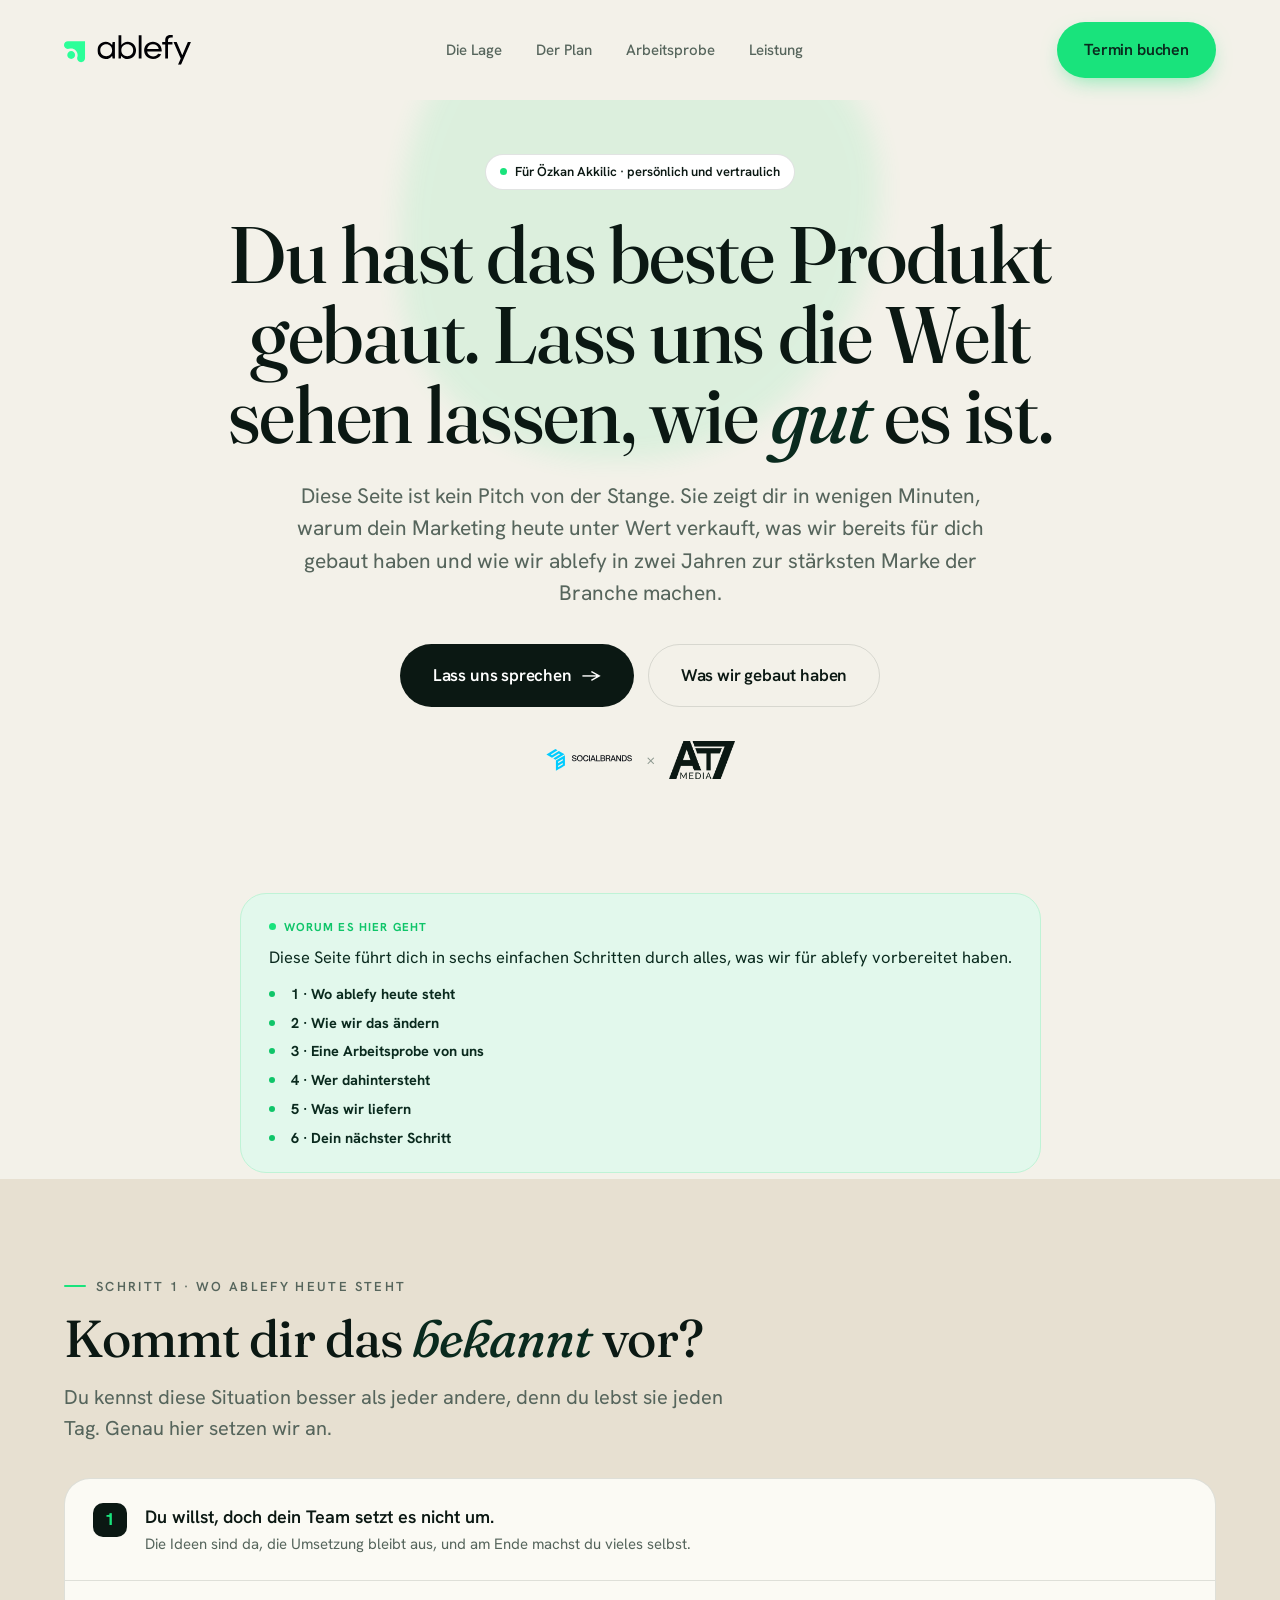
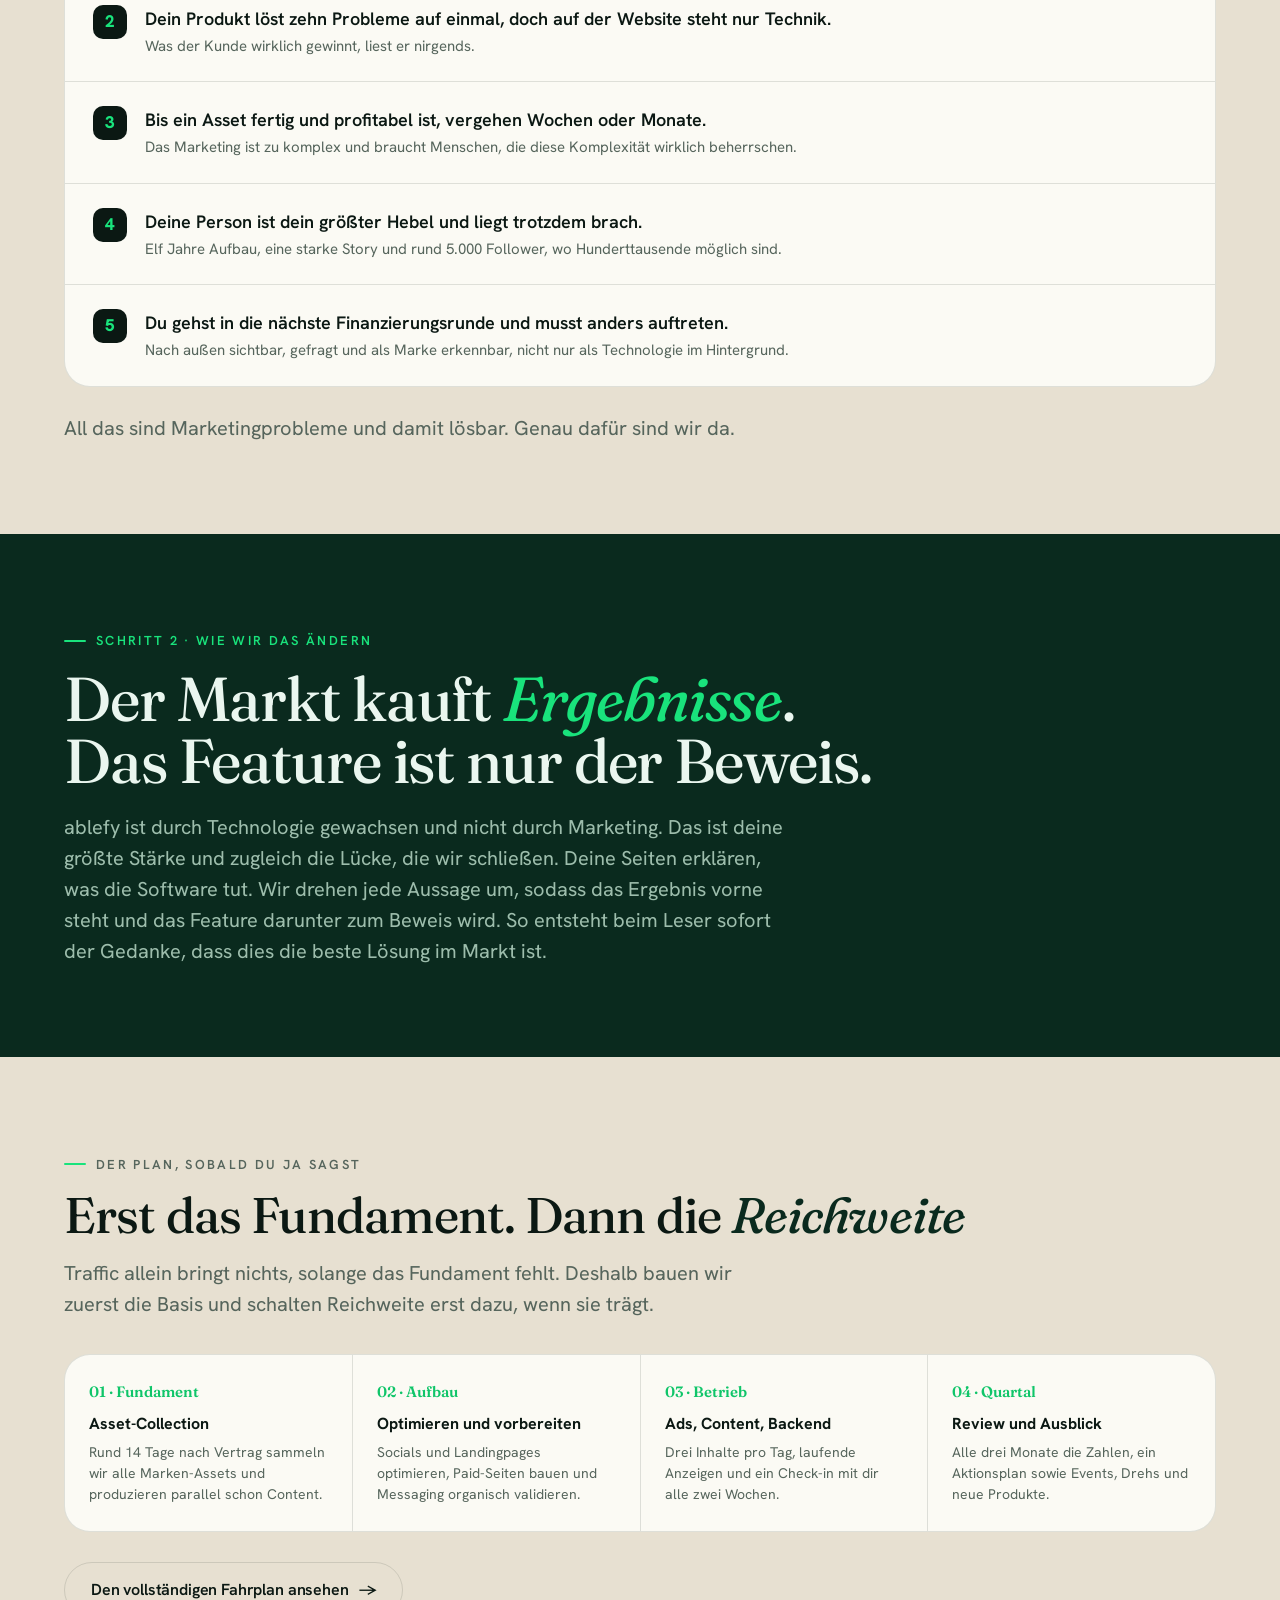
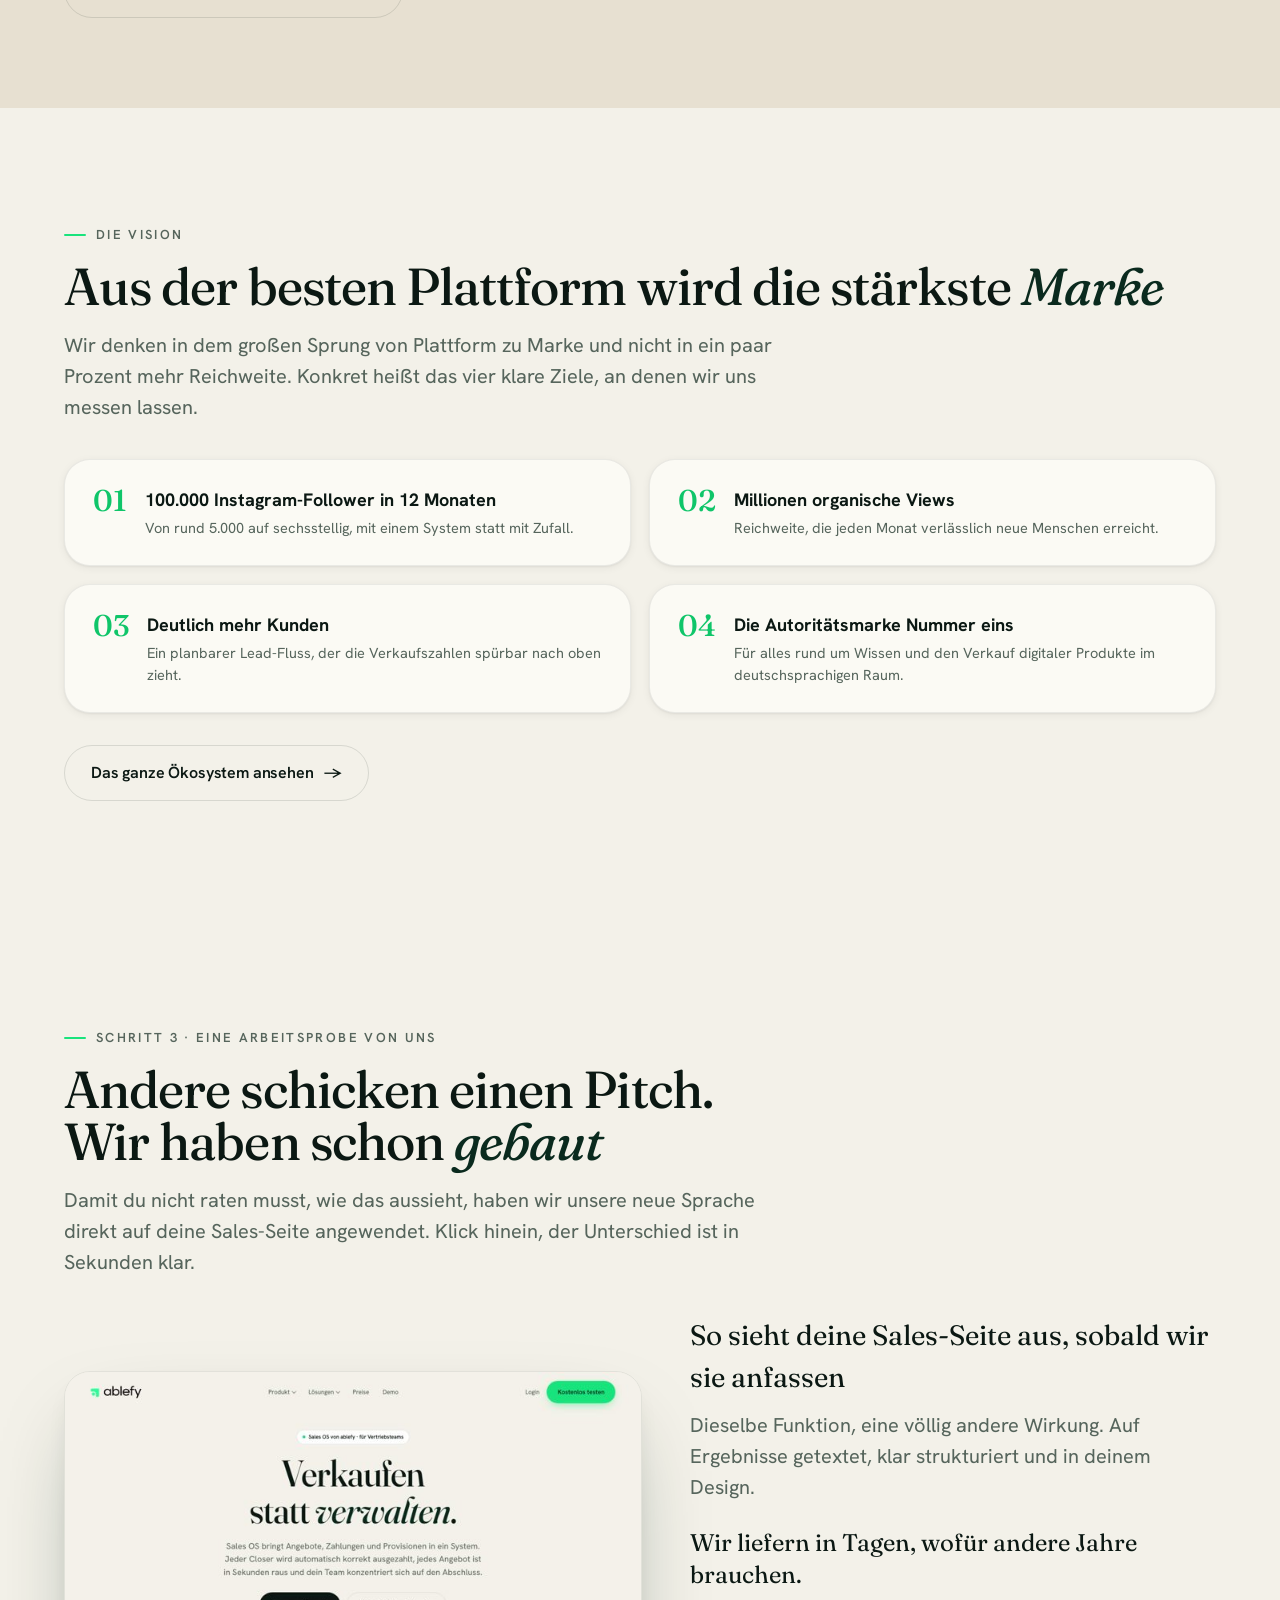
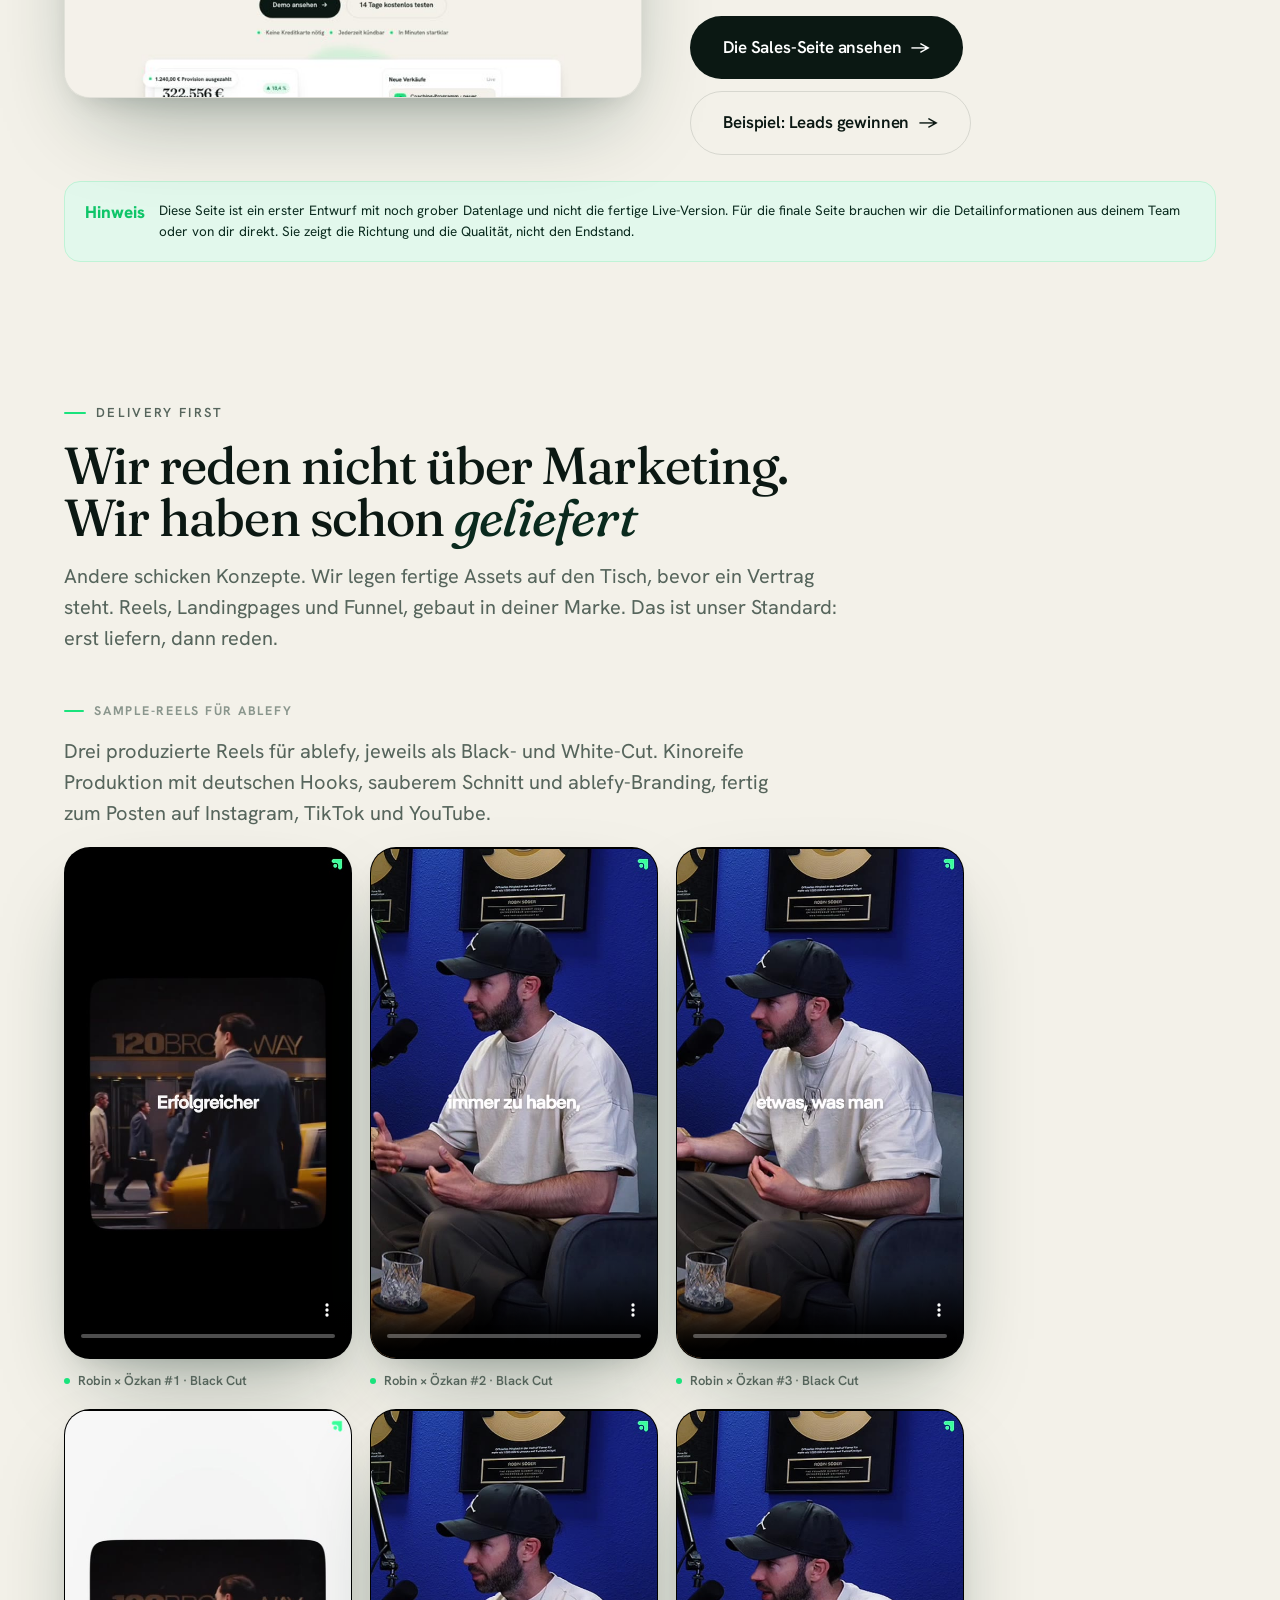
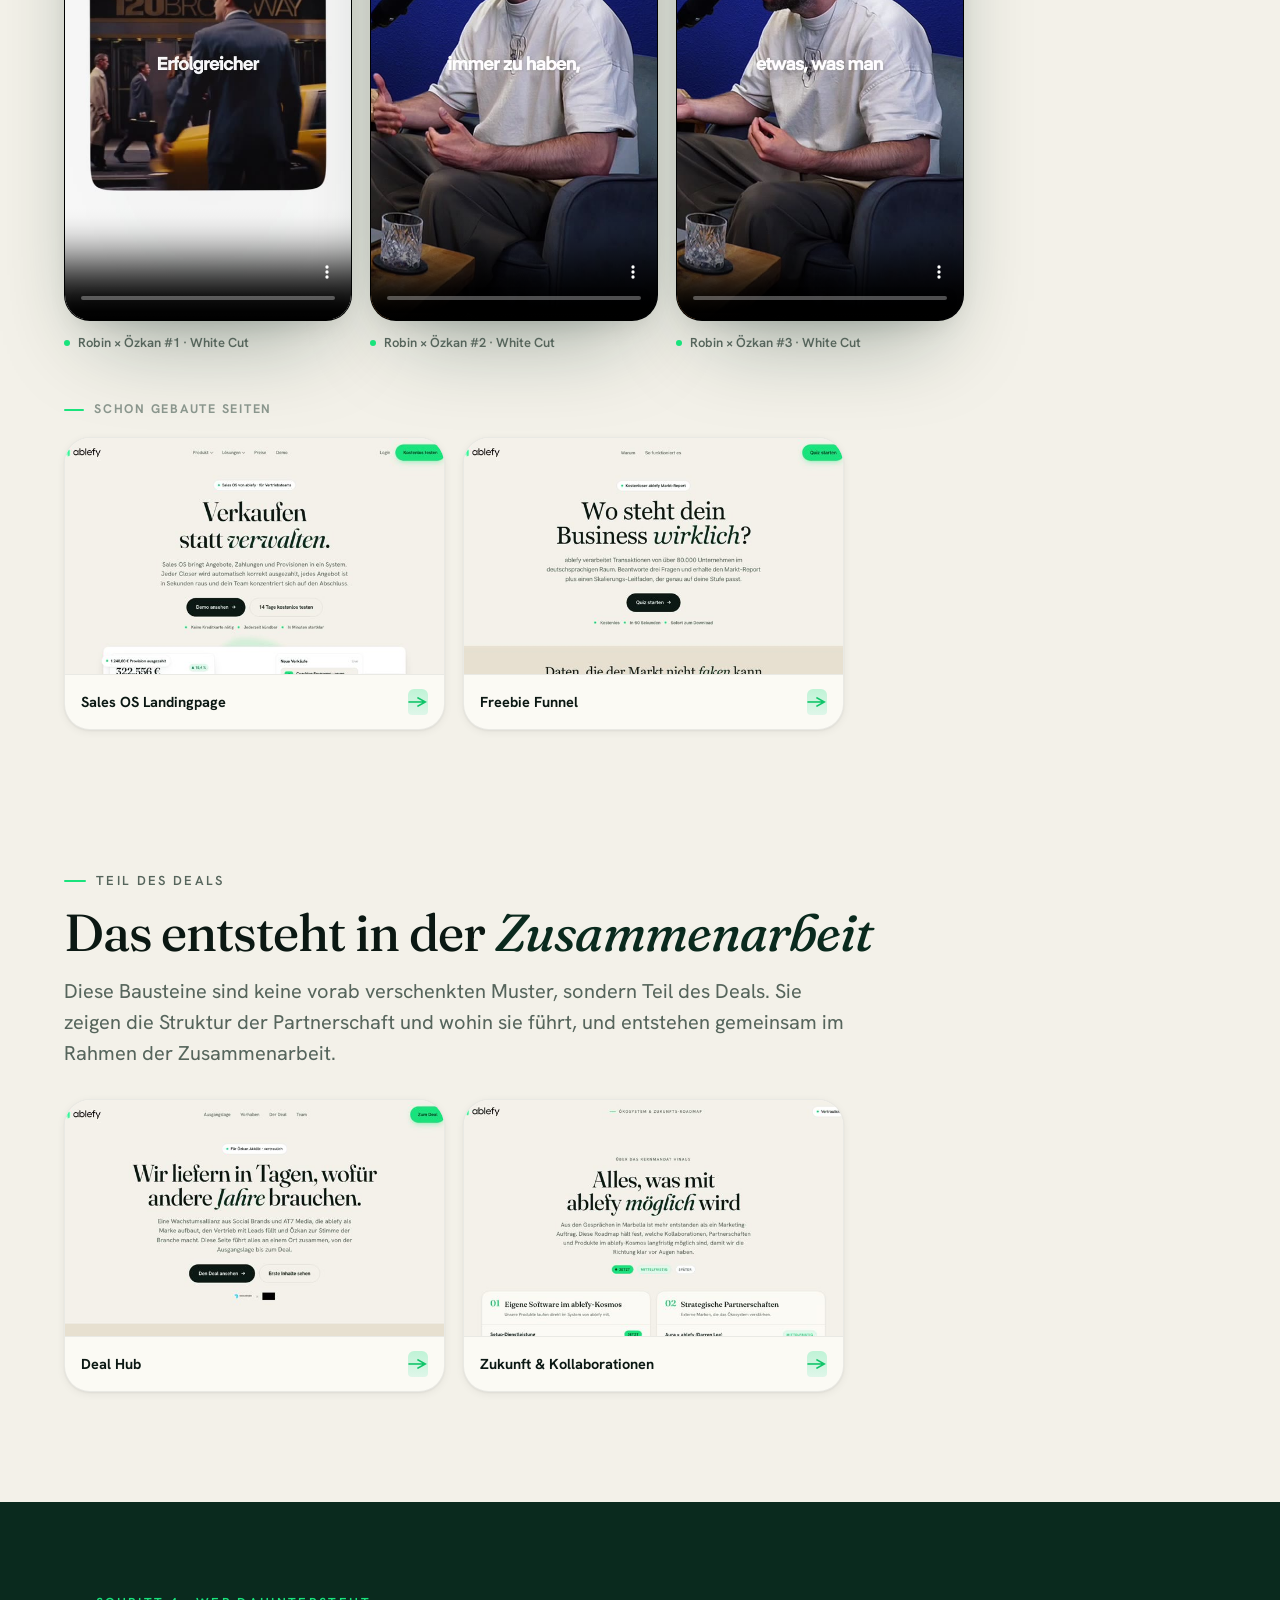
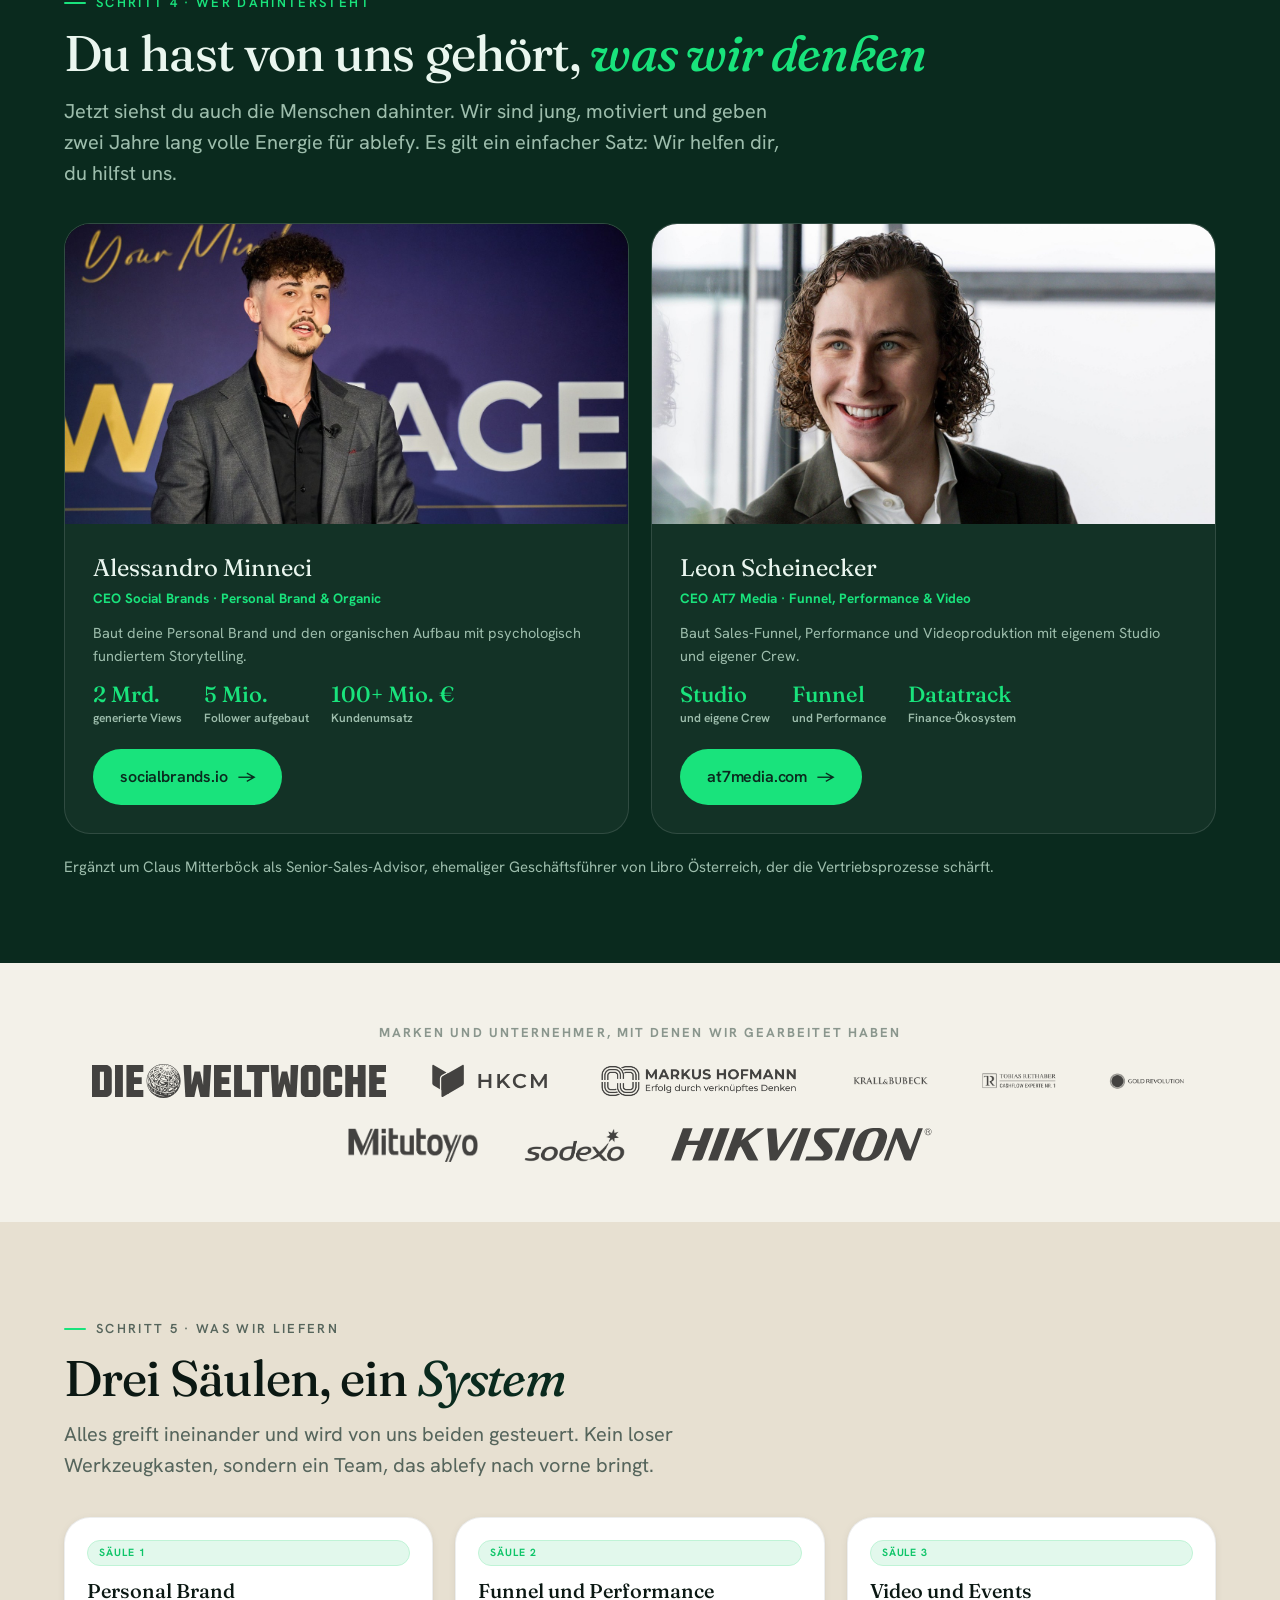
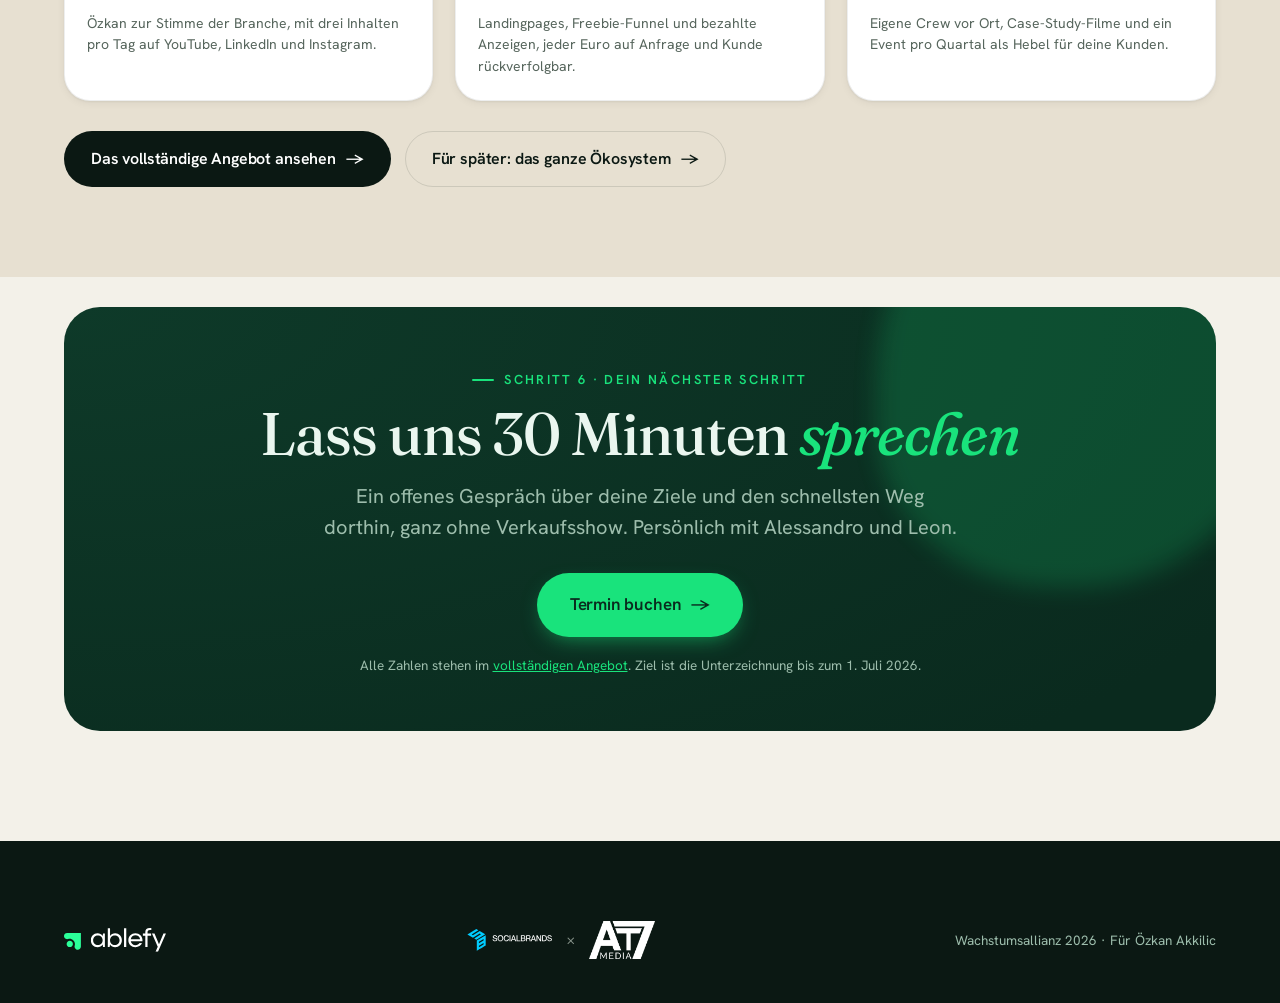
<file: index.html>
<!DOCTYPE html>
<html lang="de">
<head>
<meta charset="UTF-8">
<meta name="viewport" content="width=device-width, initial-scale=1.0">
<link rel="icon" type="image/svg+xml" href="assets/favicon.svg">
<meta name="description" content="Warum dein Marketing unter Wert verkauft, was wir bereits gebaut haben und wie wir ablefy in zwei Jahren zur stärksten Marke der Branche machen.">
<!-- OG: beim Deploy assets/og-image.jpg + og:url auf absolute URL (https://DOMAIN/...) umstellen -->
<meta property="og:type" content="website">
<meta property="og:title" content="Wachstumsallianz für ablefy — Für Özkan Akkilic">
<meta property="og:description" content="Warum dein Marketing unter Wert verkauft, was wir bereits gebaut haben und wie wir ablefy in zwei Jahren zur stärksten Marke der Branche machen.">
<meta property="og:image" content="assets/og-image.jpg">
<meta name="twitter:card" content="summary_large_image">
<meta name="twitter:title" content="Wachstumsallianz für ablefy — Für Özkan Akkilic">
<meta name="twitter:description" content="Warum dein Marketing unter Wert verkauft, was wir bereits gebaut haben und wie wir ablefy in zwei Jahren zur stärksten Marke der Branche machen.">
<meta name="twitter:image" content="assets/og-image.jpg">
<title>Für Özkan Akkilic — Wachstumsallianz für ablefy</title>
<link rel="preconnect" href="https://fonts.googleapis.com">
<link rel="preconnect" href="https://fonts.gstatic.com" crossorigin>
<link href="https://fonts.googleapis.com/css2?family=Fraunces:ital,opsz,wght@0,9..144,300..900;1,9..144,300..900&family=Hanken+Grotesk:wght@300..800&display=swap" rel="stylesheet">
<link rel="stylesheet" href="assets/design-system/ablefy.css">
<link rel="stylesheet" href="assets/design-system/ablefy-components.css">
<!-- Booking-CTAs verlinken auf Calendly (Marketing Strategy Session) -->
<style>
  html,body{ margin:0; background:var(--paper); scroll-behavior:smooth; }
  .ab .logo img{ height:30px; width:auto; display:block; }
  .ab .partners{ display:inline-flex; align-items:center; gap:13px; }
  .ab .partners img.sb{ height:24px; } .ab .partners img.at7{ height:38px; }
  .ab .partners img.at7.dark{ filter:none; }
  .ab .partners .x{ color:var(--muted-2); font-weight:300; }
  .ab .pains{ display:grid; gap:0; margin-top:34px; border:1px solid var(--line); border-radius:var(--r-lg); overflow:hidden; background:var(--paper-2); }
  .ab .pain{ display:flex; gap:18px; align-items:flex-start; padding:24px 28px; border-top:1px solid var(--line); }
  .ab .pain:first-child{ border-top:none; }
  .ab .pain .ic{ width:34px;height:34px;border-radius:10px;background:var(--ink);color:var(--spring);display:grid;place-items:center;flex:0 0 auto;font-weight:800; }
  .ab .pain .tt{ font-size:18px; font-weight:600; color:var(--ink); }
  .ab .pain .ss{ color:var(--muted); font-size:15px; margin-top:3px; }
  .ab .flow{ display:flex; flex-wrap:wrap; margin-top:34px; border:1px solid var(--line); border-radius:var(--r-lg); overflow:hidden; background:var(--paper-2); }
  .ab .flow .st{ flex:1 1 0; min-width:180px; padding:26px 24px; border-right:1px solid var(--line); }
  .ab .flow .st:last-child{ border-right:none; }
  .ab .flow .s{ font-family:var(--display); font-weight:600; color:var(--spring-deep); font-size:15px; }
  .ab .flow .t{ font-weight:700; margin:8px 0 6px; font-size:16px; }
  .ab .flow .d{ color:var(--muted); font-size:14px; line-height:1.5; }
  .ab .hubgrid{ display:grid; grid-template-columns:repeat(3,1fr); gap:22px; margin-top:34px; }
  .ab .hubcard{ background:var(--paper-2); border:1px solid var(--line-2); border-radius:var(--r-lg); overflow:hidden; box-shadow:var(--shadow-sm); transition:transform .2s ease, box-shadow .2s ease; display:flex; flex-direction:column; color:var(--ink); }
  .ab .hubcard:hover{ transform:translateY(-5px); box-shadow:var(--shadow-md); }
  .ab .hubcard .thumb{ aspect-ratio:16/9; overflow:hidden; border-bottom:1px solid var(--line-2); background:var(--sand); }
  .ab .hubcard .thumb img{ width:100%; height:100%; object-fit:cover; object-position:top center; }
  .ab .hubcard .body{ padding:22px; display:flex; flex-direction:column; flex:1; }
  .ab .hubcard .cat{ font-size:11px; letter-spacing:.1em; text-transform:uppercase; color:var(--spring-deep); font-weight:700; }
  .ab .hubcard h3{ font-family:var(--display); font-weight:500; font-size:20px; margin:7px 0; }
  .ab .hubcard p{ color:var(--muted); font-size:14px; line-height:1.55; flex:1; }
  .ab .hubcard .open{ margin-top:14px; font-weight:700; color:var(--ink); font-size:14px; display:inline-flex; gap:7px; align-items:center; }
  .ab .hubcard:hover .open .ar{ transform:translateX(4px); } .ab .hubcard .open .ar{ transition:transform .2s; }
  .ab .proofwrap{ display:grid; grid-template-columns:1.1fr 1fr; gap:48px; align-items:center; margin-top:36px; }
  .ab .proofshot{ border-radius:var(--r-lg); overflow:hidden; border:1px solid var(--line-2); box-shadow:var(--shadow-lg); }
  .ab .proofshot img{ width:100%; display:block; }
  .ab .forestbox{ background:radial-gradient(120% 140% at 0% 0%, var(--forest-2), var(--forest)); border-radius:var(--r-xl); padding:56px; color:var(--on-forest); position:relative; overflow:hidden; }
  .ab .forestbox .display{ color:var(--on-forest); }
  /* founders */
  .ab .founders{ display:grid; grid-template-columns:1fr 1fr; gap:22px; margin-top:34px; }
  .ab .fcard{ background:rgba(255,255,255,.04); border:1px solid rgba(255,255,255,.12); border-radius:var(--r-lg); overflow:hidden; }
  .ab .fcard .ph{ height:300px; overflow:hidden; background:var(--ink); }
  .ab .fcard .ph img{ width:100%; height:100%; object-fit:cover; object-position:center top; }
  .ab .fcard .fb{ padding:26px 28px 28px; }
  .ab .fcard .fr{ display:flex; gap:22px; margin-top:16px; flex-wrap:wrap; }
  .ab .fcard .fr .n{ font-family:var(--display); font-weight:500; font-size:22px; color:var(--spring); line-height:1; }
  .ab .fcard .fr .l{ font-size:12px; color:var(--on-forest-mut); font-weight:600; margin-top:4px; }
  /* logo strip */
  .ab .logostrip{ display:flex; flex-wrap:wrap; align-items:center; gap:30px 46px; margin-top:22px; }
  .ab .logostrip img{ height:34px; width:auto; opacity:.72; filter:brightness(0); transition:opacity .15s; }
  .ab .logostrip img:hover{ opacity:1; }
  /* vision goals */
  .ab .vgoals{ display:grid; grid-template-columns:1fr 1fr; gap:18px; margin-top:36px; }
  .ab .vgoal{ display:flex; gap:18px; align-items:flex-start; background:var(--paper-2); border:1px solid var(--line-2); border-radius:var(--r-lg); padding:26px 28px; box-shadow:var(--shadow-sm); }
  .ab .vgoal .vn{ font-family:var(--display); font-weight:500; font-size:30px; color:var(--spring-deep); line-height:1; flex:0 0 auto; min-width:30px; }
  .ab .vgoal .vt{ font-weight:700; font-size:18px; }
  .ab .vgoal .vs{ color:var(--muted); font-size:14.5px; margin-top:4px; line-height:1.5; }
  /* disclaimer */
  .ab .disc{ display:flex; gap:14px; align-items:flex-start; background:var(--mint-soft); border:1px solid var(--mint); border-radius:var(--r-md); padding:18px 20px; margin-top:26px; }
  .ab .disc .di{ font-weight:800; color:var(--spring-deep); flex:0 0 auto; }
  .ab .disc p{ color:var(--forest); font-size:13.5px; line-height:1.6; }
  /* step tag on gallery cards */
  .ab .steptag{ display:inline-block; font-size:10.5px; letter-spacing:.09em; text-transform:uppercase; color:var(--spring-deep); background:var(--mint-soft); border:1px solid var(--mint); border-radius:var(--r-pill); padding:4px 11px; font-weight:700; }
  /* delivery-first showcase */
  .ab .show-sub{ font-size:12.5px; letter-spacing:.14em; text-transform:uppercase; color:var(--muted-2); font-weight:700; margin:48px 0 18px; display:flex; align-items:center; gap:10px; }
  .ab .show-sub::before{ content:""; width:20px; height:2px; background:var(--spring); border-radius:2px; }
  .ab .reelrow{ display:grid; grid-template-columns:repeat(2,minmax(0,290px)) 1fr; gap:24px; align-items:center; }
  .ab .reelgrid{ display:grid; grid-template-columns:repeat(3,1fr); gap:18px; max-width:900px; }
  .ab .reel{ margin:0; }
  .ab .reel video{ width:100%; aspect-ratio:9/16; border-radius:var(--r-lg); display:block; background:#000; box-shadow:var(--shadow-lg); border:1px solid var(--line-2); }
  .ab .reel figcaption{ margin-top:12px; font-size:13px; font-weight:600; color:var(--muted); display:flex; align-items:center; gap:8px; }
  .ab .reel figcaption::before{ content:""; width:6px; height:6px; border-radius:50%; background:var(--spring); }
  .ab .reel-note h4{ font-family:var(--display); font-weight:500; font-size:27px; line-height:1.15; margin:0 0 12px; }
  .ab .reel-note p{ color:var(--muted); font-size:15.5px; line-height:1.6; max-width:38ch; }
  .ab .reel-note .rstat{ display:flex; gap:26px; margin-top:20px; }
  .ab .reel-note .rstat .n{ font-family:var(--display); font-size:26px; color:var(--spring-deep); line-height:1; }
  .ab .reel-note .rstat .l{ font-size:12px; color:var(--muted); font-weight:600; margin-top:5px; }
  .ab .builtgrid{ display:grid; grid-template-columns:repeat(2,1fr); gap:18px; max-width:780px; }
  .ab .builtcard{ display:block; border-radius:var(--r-lg); overflow:hidden; border:1px solid var(--line-2); background:var(--paper-2); box-shadow:var(--shadow-sm); transition:transform .2s ease, box-shadow .2s ease; }
  .ab .builtcard:hover{ transform:translateY(-4px); box-shadow:var(--shadow-md); }
  .ab .builtcard img{ width:100%; display:block; aspect-ratio:16/10; object-fit:cover; object-position:top center; border-bottom:1px solid var(--line-2); }
  .ab .builtcard .bl{ padding:14px 16px; display:flex; justify-content:space-between; align-items:center; gap:8px; }
  .ab .builtcard .bt{ font-weight:700; font-size:14.5px; color:var(--ink); line-height:1.2; }
  .ab .builtcard .bar{ color:var(--spring-deep); font-weight:700; flex:0 0 auto; }
  @media(max-width:980px){
    .ab .section{ padding:54px 24px; } .ab .nav{ padding:18px 24px; } .ab .nav-links{ display:none; }
    .ab .hubgrid{ grid-template-columns:1fr; } .ab .proofwrap{ grid-template-columns:1fr; gap:28px; }
    .ab .flow .st{ flex:1 1 100%; border-right:none; border-bottom:1px solid var(--line); }
    .ab h1.display{ font-size:46px !important; } .ab .forestbox{ padding:34px; }
    .ab .reelrow{ grid-template-columns:1fr 1fr; } .ab .reel-note{ grid-column:1 / -1; }
    .ab .reelgrid{ grid-template-columns:1fr 1fr; }
    .ab .builtgrid{ grid-template-columns:1fr 1fr; }
  }
  @media(min-width:981px) and (max-width:1240px){ .ab .hubgrid{ grid-template-columns:repeat(2,1fr); } }
</style>
</head>
<body>
<div class="ab ab-page">

  <div class="nav">
    <div class="logo"><img src="assets/ablefy-logo.svg" alt="ablefy"></div>
    <div class="nav-links"><a href="#frust">Die Lage</a><a href="#plan">Der Plan</a><a href="#beweis">Arbeitsprobe</a><a href="#leistung">Leistung</a></div>
    <div class="nav-right"><a href="https://calendly.com/socialbrandsio/marketing-strategy-session" target="_blank" rel="noopener" class="btn btn-spring">Termin buchen</a></div>
  </div>

  <!-- HERO -->
  <div style="display:flex;flex-direction:column;align-items:center;text-align:center;padding:54px 64px 84px;position:relative;overflow:hidden">
    <div class="blob" style="width:480px;height:480px;background:var(--spring);opacity:.10;top:-120px;left:50%;transform:translateX(-50%);filter:blur(12px)"></div>
    <span class="chip" style="margin-bottom:24px;position:relative"><span class="dot"></span>Für Özkan Akkilic · persönlich und vertraulich</span>
    <h1 class="display" style="font-size:80px;max-width:17ch;position:relative">Du hast das beste Produkt gebaut. Lass uns die Welt sehen lassen, wie <em>gut</em> es ist.</h1>
    <p class="lede" style="max-width:60ch;text-align:center;margin-top:26px;font-size:21px;position:relative">Diese Seite ist kein Pitch von der Stange. Sie zeigt dir in wenigen Minuten, warum dein Marketing heute unter Wert verkauft, was wir bereits für dich gebaut haben und wie wir ablefy in zwei Jahren zur stärksten Marke der Branche machen.</p>
    <div style="display:flex;gap:14px;margin-top:34px;flex-wrap:wrap;justify-content:center;position:relative">
      <a href="https://calendly.com/socialbrandsio/marketing-strategy-session" target="_blank" rel="noopener" class="btn btn-primary btn-lg">Lass uns sprechen <span class="ar">→</span></a>
      <a href="#beweis" class="btn btn-ghost btn-lg">Was wir gebaut haben</a>
    </div>
    <div class="partners" style="margin-top:34px;position:relative">
      <img class="sb" src="assets/sb-logo-wordmark.svg" alt="Social Brands"><span class="x">×</span><img class="at7" src="assets/at7-logo-dark.png" alt="AT7 Media">
    </div>
  </div>

  <!-- ORIENT -->
  <div class="section" style="padding-top:0;padding-bottom:6px"><div class="wrap" style="display:flex;justify-content:center">
    <div class="orient" style="max-width:860px">
      <div class="ol">Worum es hier geht</div>
      <p>Diese Seite führt dich in sechs einfachen Schritten durch alles, was wir für ablefy vorbereitet haben.</p>
      <ul>
        <li><b>1 · Wo ablefy heute steht</b></li>
        <li><b>2 · Wie wir das ändern</b></li>
        <li><b>3 · Eine Arbeitsprobe von uns</b></li>
        <li><b>4 · Wer dahintersteht</b></li>
        <li><b>5 · Was wir liefern</b></li>
        <li><b>6 · Dein nächster Schritt</b></li>
      </ul>
    </div>
  </div></div>

  <!-- FRUSTRATION -->
  <div style="background:var(--sand);padding:90px 64px" id="frust">
    <div class="wrap">
      <span class="eyebrow">Schritt 1 · Wo ablefy heute steht</span>
      <h2 class="display" style="font-size:52px;margin-top:16px">Kommt dir das <em>bekannt</em> vor?</h2>
      <p class="lede" style="max-width:62ch;margin-top:18px">Du kennst diese Situation besser als jeder andere, denn du lebst sie jeden Tag. Genau hier setzen wir an.</p>
      <div class="pains">
        <div class="pain"><span class="ic">1</span><div><div class="tt">Du willst, doch dein Team setzt es nicht um.</div><div class="ss">Die Ideen sind da, die Umsetzung bleibt aus, und am Ende machst du vieles selbst.</div></div></div>
        <div class="pain"><span class="ic">2</span><div><div class="tt">Dein Produkt löst zehn Probleme auf einmal, doch auf der Website steht nur Technik.</div><div class="ss">Was der Kunde wirklich gewinnt, liest er nirgends.</div></div></div>
        <div class="pain"><span class="ic">3</span><div><div class="tt">Bis ein Asset fertig und profitabel ist, vergehen Wochen oder Monate.</div><div class="ss">Das Marketing ist zu komplex und braucht Menschen, die diese Komplexität wirklich beherrschen.</div></div></div>
        <div class="pain"><span class="ic">4</span><div><div class="tt">Deine Person ist dein größter Hebel und liegt trotzdem brach.</div><div class="ss">Elf Jahre Aufbau, eine starke Story und rund 5.000 Follower, wo Hunderttausende möglich sind.</div></div></div>
        <div class="pain"><span class="ic">5</span><div><div class="tt">Du gehst in die nächste Finanzierungsrunde und musst anders auftreten.</div><div class="ss">Nach außen sichtbar, gefragt und als Marke erkennbar, nicht nur als Technologie im Hintergrund.</div></div></div>
      </div>
      <p class="lede" style="max-width:62ch;margin-top:26px">All das sind Marketingprobleme und damit lösbar. Genau dafür sind wir da.</p>
    </div>
  </div>

  <!-- INSIGHT -->
  <div class="section dark" style="padding-top:90px;padding-bottom:90px">
    <div class="wrap">
      <span class="eyebrow" style="color:var(--spring)">Schritt 2 · Wie wir das ändern</span>
      <h2 class="display" style="font-size:62px;margin-top:18px;color:var(--on-forest)">Der Markt kauft <em>Ergebnisse</em>.<br>Das Feature ist nur der Beweis.</h2>
      <p class="lede" style="color:var(--on-forest-mut);margin-top:20px;max-width:66ch">ablefy ist durch Technologie gewachsen und nicht durch Marketing. Das ist deine größte Stärke und zugleich die Lücke, die wir schließen. Deine Seiten erklären, was die Software tut. Wir drehen jede Aussage um, sodass das Ergebnis vorne steht und das Feature darunter zum Beweis wird. So entsteht beim Leser sofort der Gedanke, dass dies die beste Lösung im Markt ist.</p>
    </div>
  </div>

  <!-- PLAN -->
  <div style="background:var(--sand);padding:90px 64px" id="plan">
    <div class="wrap">
      <span class="eyebrow">Der Plan, sobald du Ja sagst</span>
      <h2 class="display" style="font-size:50px;margin-top:16px">Erst das Fundament. Dann die <em>Reichweite</em></h2>
      <p class="lede" style="max-width:64ch;margin-top:18px">Traffic allein bringt nichts, solange das Fundament fehlt. Deshalb bauen wir zuerst die Basis und schalten Reichweite erst dazu, wenn sie trägt.</p>
      <div class="flow">
        <div class="st"><div class="s">01 · Fundament</div><div class="t">Asset-Collection</div><div class="d">Rund 14 Tage nach Vertrag sammeln wir alle Marken-Assets und produzieren parallel schon Content.</div></div>
        <div class="st"><div class="s">02 · Aufbau</div><div class="t">Optimieren und vorbereiten</div><div class="d">Socials und Landingpages optimieren, Paid-Seiten bauen und Messaging organisch validieren.</div></div>
        <div class="st"><div class="s">03 · Betrieb</div><div class="t">Ads, Content, Backend</div><div class="d">Drei Inhalte pro Tag, laufende Anzeigen und ein Check-in mit dir alle zwei Wochen.</div></div>
        <div class="st"><div class="s">04 · Quartal</div><div class="t">Review und Ausblick</div><div class="d">Alle drei Monate die Zahlen, ein Aktionsplan sowie Events, Drehs und neue Produkte.</div></div>
      </div>
      <div style="display:flex;gap:14px;margin-top:30px;flex-wrap:wrap">
        <a href="ablefy_pitch_wachstumsallianz.html#roadmap" target="_blank" class="btn btn-ghost">Den vollständigen Fahrplan ansehen <span class="ar">→</span></a>
      </div>
    </div>
  </div>

  <!-- VISION -->
  <div class="section" id="vision">
    <div class="wrap">
      <span class="eyebrow">Die Vision</span>
      <h2 class="display" style="font-size:52px;margin-top:16px">Aus der besten Plattform wird die stärkste <em>Marke</em></h2>
      <p class="lede" style="max-width:66ch;margin-top:18px">Wir denken in dem großen Sprung von Plattform zu Marke und nicht in ein paar Prozent mehr Reichweite. Konkret heißt das vier klare Ziele, an denen wir uns messen lassen.</p>
      <div class="vgoals">
        <div class="vgoal"><span class="vn">01</span><div><div class="vt">100.000 Instagram-Follower in 12 Monaten</div><div class="vs">Von rund 5.000 auf sechsstellig, mit einem System statt mit Zufall.</div></div></div>
        <div class="vgoal"><span class="vn">02</span><div><div class="vt">Millionen organische Views</div><div class="vs">Reichweite, die jeden Monat verlässlich neue Menschen erreicht.</div></div></div>
        <div class="vgoal"><span class="vn">03</span><div><div class="vt">Deutlich mehr Kunden</div><div class="vs">Ein planbarer Lead-Fluss, der die Verkaufszahlen spürbar nach oben zieht.</div></div></div>
        <div class="vgoal"><span class="vn">04</span><div><div class="vt">Die Autoritätsmarke Nummer eins</div><div class="vs">Für alles rund um Wissen und den Verkauf digitaler Produkte im deutschsprachigen Raum.</div></div></div>
      </div>
      <div style="display:flex;gap:14px;margin-top:32px;flex-wrap:wrap">
        <a href="ablefy_zukunft_kollaborationen.html" target="_blank" class="btn btn-ghost">Das ganze Ökosystem ansehen <span class="ar">→</span></a>
      </div>
    </div>
  </div>

  <!-- STEP 3: ARBEITSPROBE -->
  <div class="section" id="beweis">
    <div class="wrap">
      <span class="eyebrow">Schritt 3 · Eine Arbeitsprobe von uns</span>
      <h2 class="display" style="font-size:52px;margin-top:16px">Andere schicken einen Pitch. Wir haben schon <em>gebaut</em></h2>
      <p class="lede" style="max-width:64ch;margin-top:18px">Damit du nicht raten musst, wie das aussieht, haben wir unsere neue Sprache direkt auf deine Sales-Seite angewendet. Klick hinein, der Unterschied ist in Sekunden klar.</p>
      <div class="proofwrap">
        <a href="ablefy_sales_os_landingpage.html" target="_blank" class="proofshot"><img src="assets/thumbs/ablefy_sales_os_landingpage.jpg" alt="Sales OS Landingpage"></a>
        <div>
          <h3 class="serif" style="font-size:28px;margin-bottom:12px">So sieht deine Sales-Seite aus, sobald wir sie anfassen</h3>
          <p class="lede" style="max-width:46ch">Dieselbe Funktion, eine völlig andere Wirkung. Auf Ergebnisse getextet, klar strukturiert und in deinem Design.</p>
          <p style="font-family:var(--display);font-size:24px;color:var(--ink);margin-top:24px;line-height:1.3">Wir liefern in Tagen, wofür andere Jahre brauchen.</p>
          <div style="display:flex;gap:12px;margin-top:26px;flex-wrap:wrap">
            <a href="ablefy_sales_os_landingpage.html" target="_blank" class="btn btn-primary btn-lg">Die Sales-Seite ansehen <span class="ar">→</span></a>
            <a href="ablefy_freebie_funnel.html" target="_blank" class="btn btn-ghost btn-lg">Beispiel: Leads gewinnen <span class="ar">→</span></a>
          </div>
        </div>
      </div>
      <div class="disc">
        <span class="di">Hinweis</span>
        <p>Diese Seite ist ein erster Entwurf mit noch grober Datenlage und nicht die fertige Live-Version. Für die finale Seite brauchen wir die Detailinformationen aus deinem Team oder von dir direkt. Sie zeigt die Richtung und die Qualität, nicht den Endstand.</p>
      </div>
    </div>
  </div>

  <!-- DELIVERY FIRST SHOWCASE -->
  <div class="section" id="gebaut" style="padding-top:24px">
    <div class="wrap">
      <span class="eyebrow">Delivery First</span>
      <h2 class="display" style="font-size:52px;margin-top:16px">Wir reden nicht über Marketing. Wir haben schon <em>geliefert</em></h2>
      <p class="lede" style="max-width:72ch;margin-top:18px">Andere schicken Konzepte. Wir legen fertige Assets auf den Tisch, bevor ein Vertrag steht. Reels, Landingpages und Funnel, gebaut in deiner Marke. Das ist unser Standard: erst liefern, dann reden.</p>

      <div class="show-sub">Sample-Reels für ablefy</div>
      <p class="lede" style="max-width:66ch;margin:-2px 0 18px">Drei produzierte Reels für ablefy, jeweils als Black- und White-Cut. Kinoreife Produktion mit deutschen Hooks, sauberem Schnitt und ablefy-Branding, fertig zum Posten auf Instagram, TikTok und YouTube.</p>
      <div class="reelgrid">
        <figure class="reel"><video src="assets/reels/robin_oezkan_black.mp4" poster="assets/reels/robin_oezkan_black.jpg" controls loop muted playsinline preload="none"></video><figcaption>Robin × Özkan #1 · Black Cut</figcaption></figure>
        <figure class="reel"><video src="assets/reels/robin_oezkan_2_black.mp4" poster="assets/reels/robin_oezkan_2_black.jpg" controls loop muted playsinline preload="none"></video><figcaption>Robin × Özkan #2 · Black Cut</figcaption></figure>
        <figure class="reel"><video src="assets/reels/robin_oezkan_3_black.mp4" poster="assets/reels/robin_oezkan_3_black.jpg" controls loop muted playsinline preload="none"></video><figcaption>Robin × Özkan #3 · Black Cut</figcaption></figure>
        <figure class="reel"><video src="assets/reels/robin_oezkan_white.mp4" poster="assets/reels/robin_oezkan_white.jpg" controls loop muted playsinline preload="none"></video><figcaption>Robin × Özkan #1 · White Cut</figcaption></figure>
        <figure class="reel"><video src="assets/reels/robin_oezkan_2_white.mp4" poster="assets/reels/robin_oezkan_2_white.jpg" controls loop muted playsinline preload="none"></video><figcaption>Robin × Özkan #2 · White Cut</figcaption></figure>
        <figure class="reel"><video src="assets/reels/robin_oezkan_3_white.mp4" poster="assets/reels/robin_oezkan_3_white.jpg" controls loop muted playsinline preload="none"></video><figcaption>Robin × Özkan #3 · White Cut</figcaption></figure>
      </div>

      <div class="show-sub">Schon gebaute Seiten</div>
      <div class="builtgrid">
        <a href="ablefy_sales_os_landingpage.html" target="_blank" class="builtcard"><img src="assets/thumbs/ablefy_sales_os_landingpage.jpg" alt="Sales OS Landingpage"><div class="bl"><span class="bt">Sales OS Landingpage</span><span class="bar">→</span></div></a>
        <a href="ablefy_freebie_funnel.html" target="_blank" class="builtcard"><img src="assets/thumbs/ablefy_freebie_funnel.jpg" alt="Freebie Funnel"><div class="bl"><span class="bt">Freebie Funnel</span><span class="bar">→</span></div></a>
      </div>
    </div>
  </div>

  <!-- TEIL DES DEALS -->
  <div class="section" id="imdeal" style="padding-top:24px">
    <div class="wrap">
      <span class="eyebrow">Teil des Deals</span>
      <h2 class="display" style="font-size:52px;margin-top:16px">Das entsteht in der <em>Zusammenarbeit</em></h2>
      <p class="lede" style="max-width:72ch;margin-top:18px">Diese Bausteine sind keine vorab verschenkten Muster, sondern Teil des Deals. Sie zeigen die Struktur der Partnerschaft und wohin sie führt, und entstehen gemeinsam im Rahmen der Zusammenarbeit.</p>
      <div class="builtgrid" style="margin-top:30px">
        <a href="ablefy_deal_hub.html" target="_blank" class="builtcard"><img src="assets/thumbs/ablefy_deal_hub.jpg" alt="Deal Hub"><div class="bl"><span class="bt">Deal Hub</span><span class="bar">→</span></div></a>
        <a href="ablefy_zukunft_kollaborationen.html" target="_blank" class="builtcard"><img src="assets/thumbs/ablefy_zukunft_kollaborationen.jpg" alt="Zukunft und Kollaborationen"><div class="bl"><span class="bt">Zukunft &amp; Kollaborationen</span><span class="bar">→</span></div></a>
      </div>
    </div>
  </div>

  <!-- TEAM -->
  <div class="section dark" style="padding-top:84px;padding-bottom:84px">
    <div class="wrap">
      <span class="eyebrow" style="color:var(--spring)">Schritt 4 · Wer dahintersteht</span>
      <h2 class="display" style="font-size:50px;margin-top:16px;color:var(--on-forest)">Du hast von uns gehört, <em>was wir denken</em></h2>
      <p class="lede" style="color:var(--on-forest-mut);margin-top:18px;max-width:66ch">Jetzt siehst du auch die Menschen dahinter. Wir sind jung, motiviert und geben zwei Jahre lang volle Energie für ablefy. Es gilt ein einfacher Satz: Wir helfen dir, du hilfst uns.</p>
      <div class="founders">
        <div class="fcard">
          <div class="ph"><img src="assets/people/alessandro.jpg" alt="Alessandro Minneci"></div>
          <div class="fb">
            <h3 class="serif" style="color:var(--on-forest);font-size:24px">Alessandro Minneci</h3>
            <div style="color:var(--spring);font-weight:700;font-size:13.5px;margin-top:2px">CEO Social Brands · Personal Brand &amp; Organic</div>
            <p style="color:var(--on-forest-mut);font-size:14.5px;margin-top:12px;line-height:1.6">Baut deine Personal Brand und den organischen Aufbau mit psychologisch fundiertem Storytelling.</p>
            <div class="fr">
              <div><div class="n">2 Mrd.</div><div class="l">generierte Views</div></div>
              <div><div class="n">5 Mio.</div><div class="l">Follower aufgebaut</div></div>
              <div><div class="n">100+ Mio. €</div><div class="l">Kundenumsatz</div></div>
            </div>
            <a href="https://socialbrands.io" target="_blank" rel="noopener" class="btn btn-onforest" style="margin-top:22px">socialbrands.io <span class="ar">→</span></a>
          </div>
        </div>
        <div class="fcard">
          <div class="ph"><img src="assets/people/leon.jpg" alt="Leon Scheinecker"></div>
          <div class="fb">
            <h3 class="serif" style="color:var(--on-forest);font-size:24px">Leon Scheinecker</h3>
            <div style="color:var(--spring);font-weight:700;font-size:13.5px;margin-top:2px">CEO AT7 Media · Funnel, Performance &amp; Video</div>
            <p style="color:var(--on-forest-mut);font-size:14.5px;margin-top:12px;line-height:1.6">Baut Sales-Funnel, Performance und Videoproduktion mit eigenem Studio und eigener Crew.</p>
            <div class="fr">
              <div><div class="n">Studio</div><div class="l">und eigene Crew</div></div>
              <div><div class="n">Funnel</div><div class="l">und Performance</div></div>
              <div><div class="n">Datatrack</div><div class="l">Finance-Ökosystem</div></div>
            </div>
            <a href="https://at7media.com" target="_blank" rel="noopener" class="btn btn-onforest" style="margin-top:22px">at7media.com <span class="ar">→</span></a>
          </div>
        </div>
      </div>
      <p style="color:var(--on-forest-mut);font-size:15px;margin-top:22px">Ergänzt um Claus Mitterböck als Senior-Sales-Advisor, ehemaliger Geschäftsführer von Libro Österreich, der die Vertriebsprozesse schärft.</p>
    </div>
  </div>

  <!-- CLIENT LOGOS -->
  <div style="padding:60px 64px">
    <div class="wrap" style="text-align:center">
      <p style="color:var(--muted-2);font-size:13px;font-weight:700;letter-spacing:.16em;text-transform:uppercase;margin-bottom:6px">Marken und Unternehmer, mit denen wir gearbeitet haben</p>
      <div class="logostrip" style="justify-content:center">
        <img src="assets/logos/weltwoche.svg" alt="Die Weltwoche">
        <img src="assets/logos/hkcm.svg" alt="HKCM">
        <img src="assets/logos/hofmann.png" alt="Markus Hofmann">
        <img src="assets/logos/krall-bubeck.png" alt="Krall und Bubeck">
        <img src="assets/logos/rethaber.png" alt="Tobias Rethaber">
        <img src="assets/logos/gold-revolution.png" alt="Gold Revolution">
        <img src="assets/logos/mitutoyo.png" alt="Mitutoyo">
        <img src="assets/logos/sodexo.png" alt="Sodexo">
        <img src="assets/logos/hikvision.svg" alt="Hikvision">
      </div>
    </div>
  </div>

  <!-- STEP 5: WAS WIR LIEFERN -->
  <div style="background:var(--sand);padding:90px 64px" id="leistung">
    <div class="wrap">
      <span class="eyebrow">Schritt 5 · Was wir liefern</span>
      <h2 class="display" style="font-size:50px;margin-top:14px">Drei Säulen, ein <em>System</em></h2>
      <p class="lede" style="max-width:64ch;margin-top:16px">Alles greift ineinander und wird von uns beiden gesteuert. Kein loser Werkzeugkasten, sondern ein Team, das ablefy nach vorne bringt.</p>
      <div class="hubgrid" style="margin-top:36px">
        <div class="hubcard" style="background:var(--paper-3)"><div class="body"><span class="steptag">Säule 1</span><h3 style="margin-top:10px">Personal Brand</h3><p>Özkan zur Stimme der Branche, mit drei Inhalten pro Tag auf YouTube, LinkedIn und Instagram.</p></div></div>
        <div class="hubcard" style="background:var(--paper-3)"><div class="body"><span class="steptag">Säule 2</span><h3 style="margin-top:10px">Funnel und Performance</h3><p>Landingpages, Freebie-Funnel und bezahlte Anzeigen, jeder Euro auf Anfrage und Kunde rückverfolgbar.</p></div></div>
        <div class="hubcard" style="background:var(--paper-3)"><div class="body"><span class="steptag">Säule 3</span><h3 style="margin-top:10px">Video und Events</h3><p>Eigene Crew vor Ort, Case-Study-Filme und ein Event pro Quartal als Hebel für deine Kunden.</p></div></div>
      </div>
      <div style="display:flex;gap:14px;margin-top:30px;flex-wrap:wrap">
        <a href="ablefy_pitch_wachstumsallianz.html" target="_blank" class="btn btn-primary">Das vollständige Angebot ansehen <span class="ar">→</span></a>
        <a href="ablefy_zukunft_kollaborationen.html" target="_blank" class="btn btn-ghost">Für später: das ganze Ökosystem <span class="ar">→</span></a>
      </div>
    </div>
  </div>

  <!-- CTA -->
  <div style="padding:30px 64px 110px" id="book">
    <div class="wrap forestbox" style="text-align:center">
      <div class="blob" style="width:420px;height:420px;background:var(--spring);opacity:.18;top:-140px;right:-80px;filter:blur(12px)"></div>
      <span class="eyebrow" style="color:var(--spring);justify-content:center;position:relative">Schritt 6 · Dein nächster Schritt</span>
      <h2 class="display" style="font-size:60px;color:var(--on-forest);margin-top:14px;position:relative">Lass uns 30 Minuten <em>sprechen</em></h2>
      <p class="lede" style="color:var(--on-forest-mut);margin:18px auto 0;max-width:58ch;text-align:center;position:relative">Ein offenes Gespräch über deine Ziele und den schnellsten Weg dorthin, ganz ohne Verkaufsshow. Persönlich mit Alessandro und Leon.</p>
      <div style="display:flex;gap:14px;justify-content:center;margin-top:30px;position:relative;flex-wrap:wrap">
        <a href="https://calendly.com/socialbrandsio/marketing-strategy-session" target="_blank" rel="noopener" class="btn btn-spring btn-lg">Termin buchen <span class="ar">→</span></a>
      </div>
      <p style="color:var(--on-forest-mut);font-size:13.5px;margin-top:18px;position:relative">Alle Zahlen stehen im <a href="ablefy_pitch_wachstumsallianz.html" target="_blank" style="color:var(--spring);text-decoration:underline">vollständigen Angebot</a>. Ziel ist die Unterzeichnung bis zum 1. Juli 2026.</p>
    </div>
  </div>

  <div class="footer">
    <div class="wrap">
      <div style="display:flex;flex-wrap:wrap;justify-content:space-between;gap:24px;align-items:center">
        <img src="assets/ablefy-logo-white.svg" alt="ablefy" style="height:24px">
        <span class="partners"><img class="sb" src="assets/sb-logo-wordmark-white.svg" alt="Social Brands"><span class="x">×</span><img class="at7" src="assets/at7-logo-white.png" alt="AT7 Media"></span>
        <span style="color:var(--on-forest-mut);font-size:13.5px">Wachstumsallianz 2026 · Für Özkan Akkilic</span>
      </div>
    </div>
  </div>


</div>

<!-- ENGAGEMENT-TRACKING — GA4 Measurement-ID unten eintragen (G-XXXXXXXXXX). Danach laufen Scroll-, Verweildauer- und CTA-Events automatisch. -->
<script>
(function(){
  var GA_ID = "G-XXXXXXXXXX"; /* <- hier eure GA4 Measurement-ID eintragen */
  if (GA_ID && GA_ID.indexOf("XXXX") === -1) {
    var s = document.createElement('script'); s.async = true;
    s.src = "https://www.googletagmanager.com/gtag/js?id=" + GA_ID;
    document.head.appendChild(s);
    window.dataLayer = window.dataLayer || [];
    window.gtag = function(){ dataLayer.push(arguments); };
    gtag('js', new Date()); gtag('config', GA_ID);
  }
  function track(name, params){
    params = params || {};
    if (typeof window.gtag === 'function') { window.gtag('event', name, params); }
    (window.dataLayer = window.dataLayer || []).push(Object.assign({ event: name }, params));
    try { console.debug('[track]', name, params); } catch(e){}
  }
  var marks = [25,50,75,100], hit = {};
  window.addEventListener('scroll', function(){
    var h = document.documentElement;
    var height = h.scrollHeight - h.clientHeight;
    var pct = height > 0 ? Math.round(h.scrollTop / height * 100) : 0;
    marks.forEach(function(m){ if (pct >= m && !hit[m]) { hit[m] = 1; track('scroll_depth', { percent: m }); } });
  }, { passive: true });
  var start = Date.now();
  window.addEventListener('beforeunload', function(){
    track('verweildauer', { sekunden: Math.round((Date.now() - start) / 1000) });
  });
  document.addEventListener('click', function(e){
    var book = e.target.closest('a[href*="calendly"]');
    if (book) { track('cta_termin_klick', { label: (book.textContent || '').trim() }); }
    var ext = e.target.closest('a[target="_blank"]');
    if (ext && ext.getAttribute('href')) { track('asset_geoeffnet', { ziel: ext.getAttribute('href') }); }
  });
})();
</script>
</body>
</html>
</file>
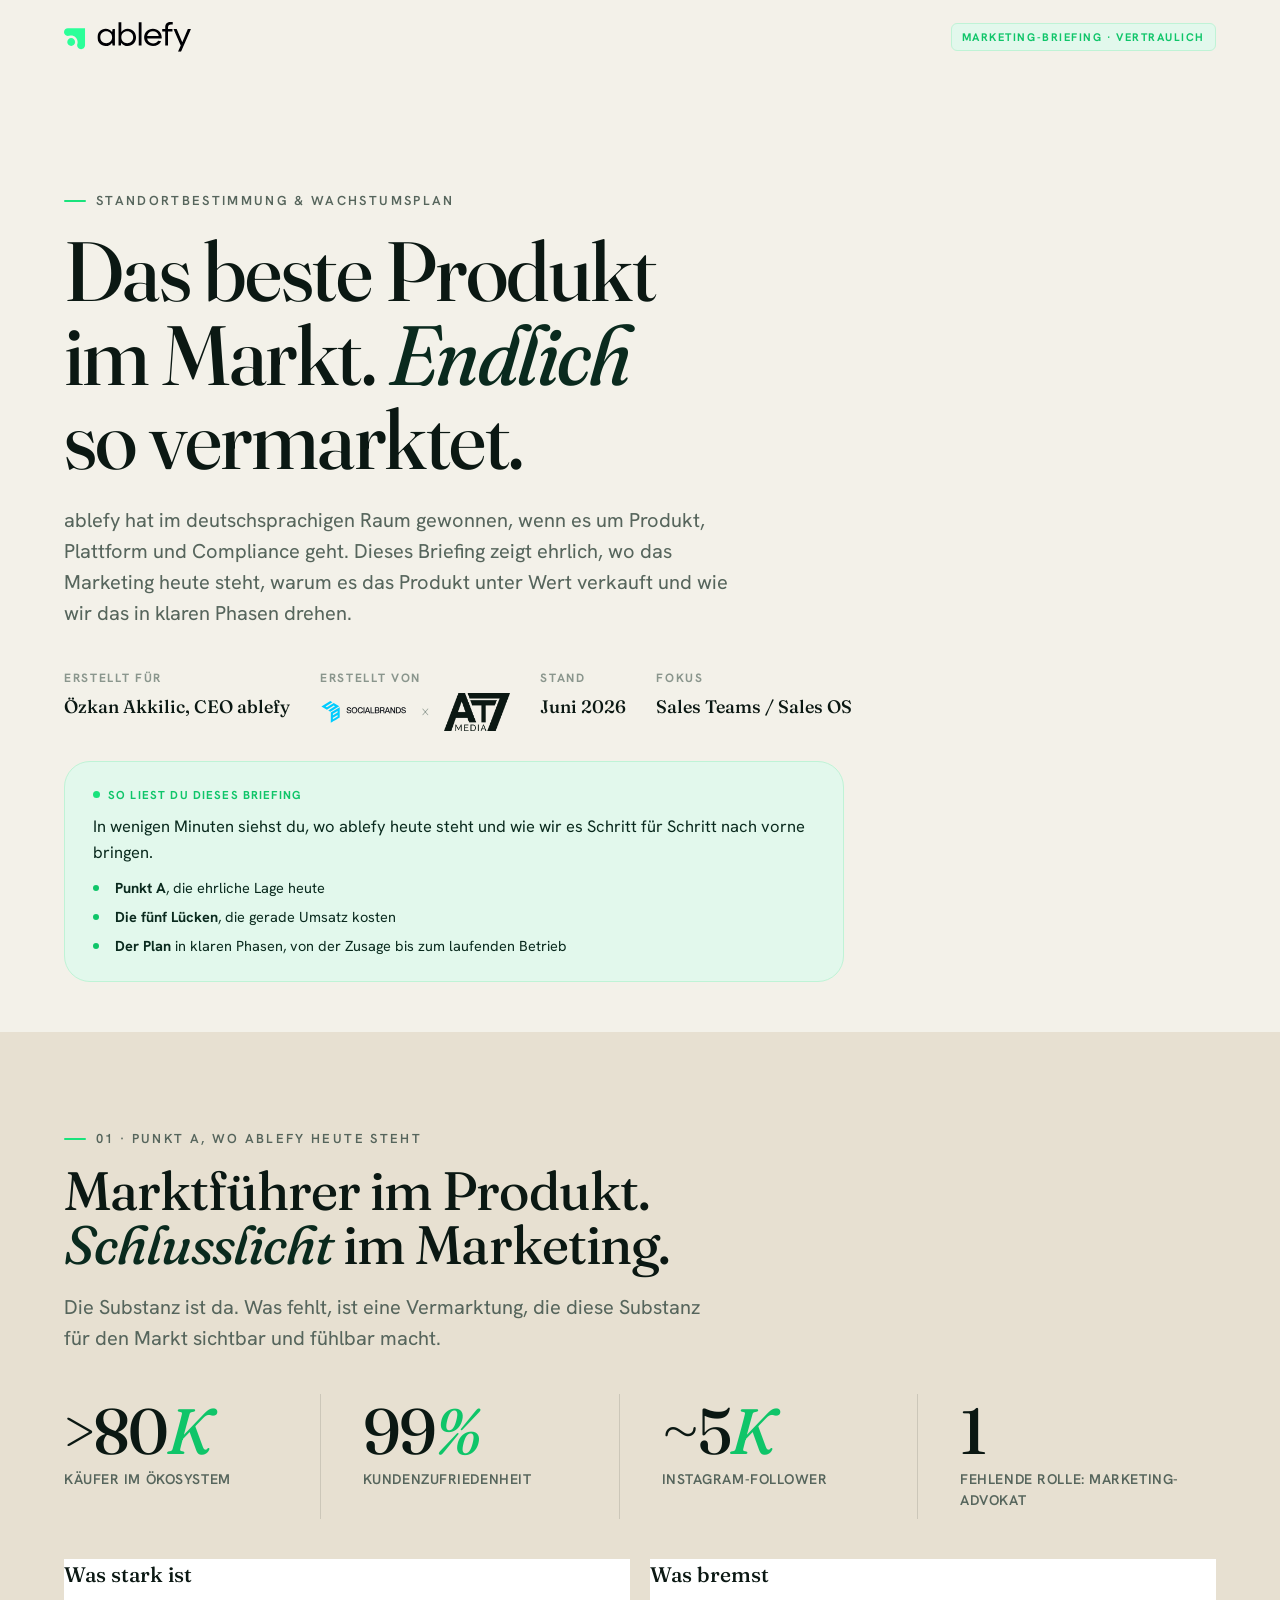
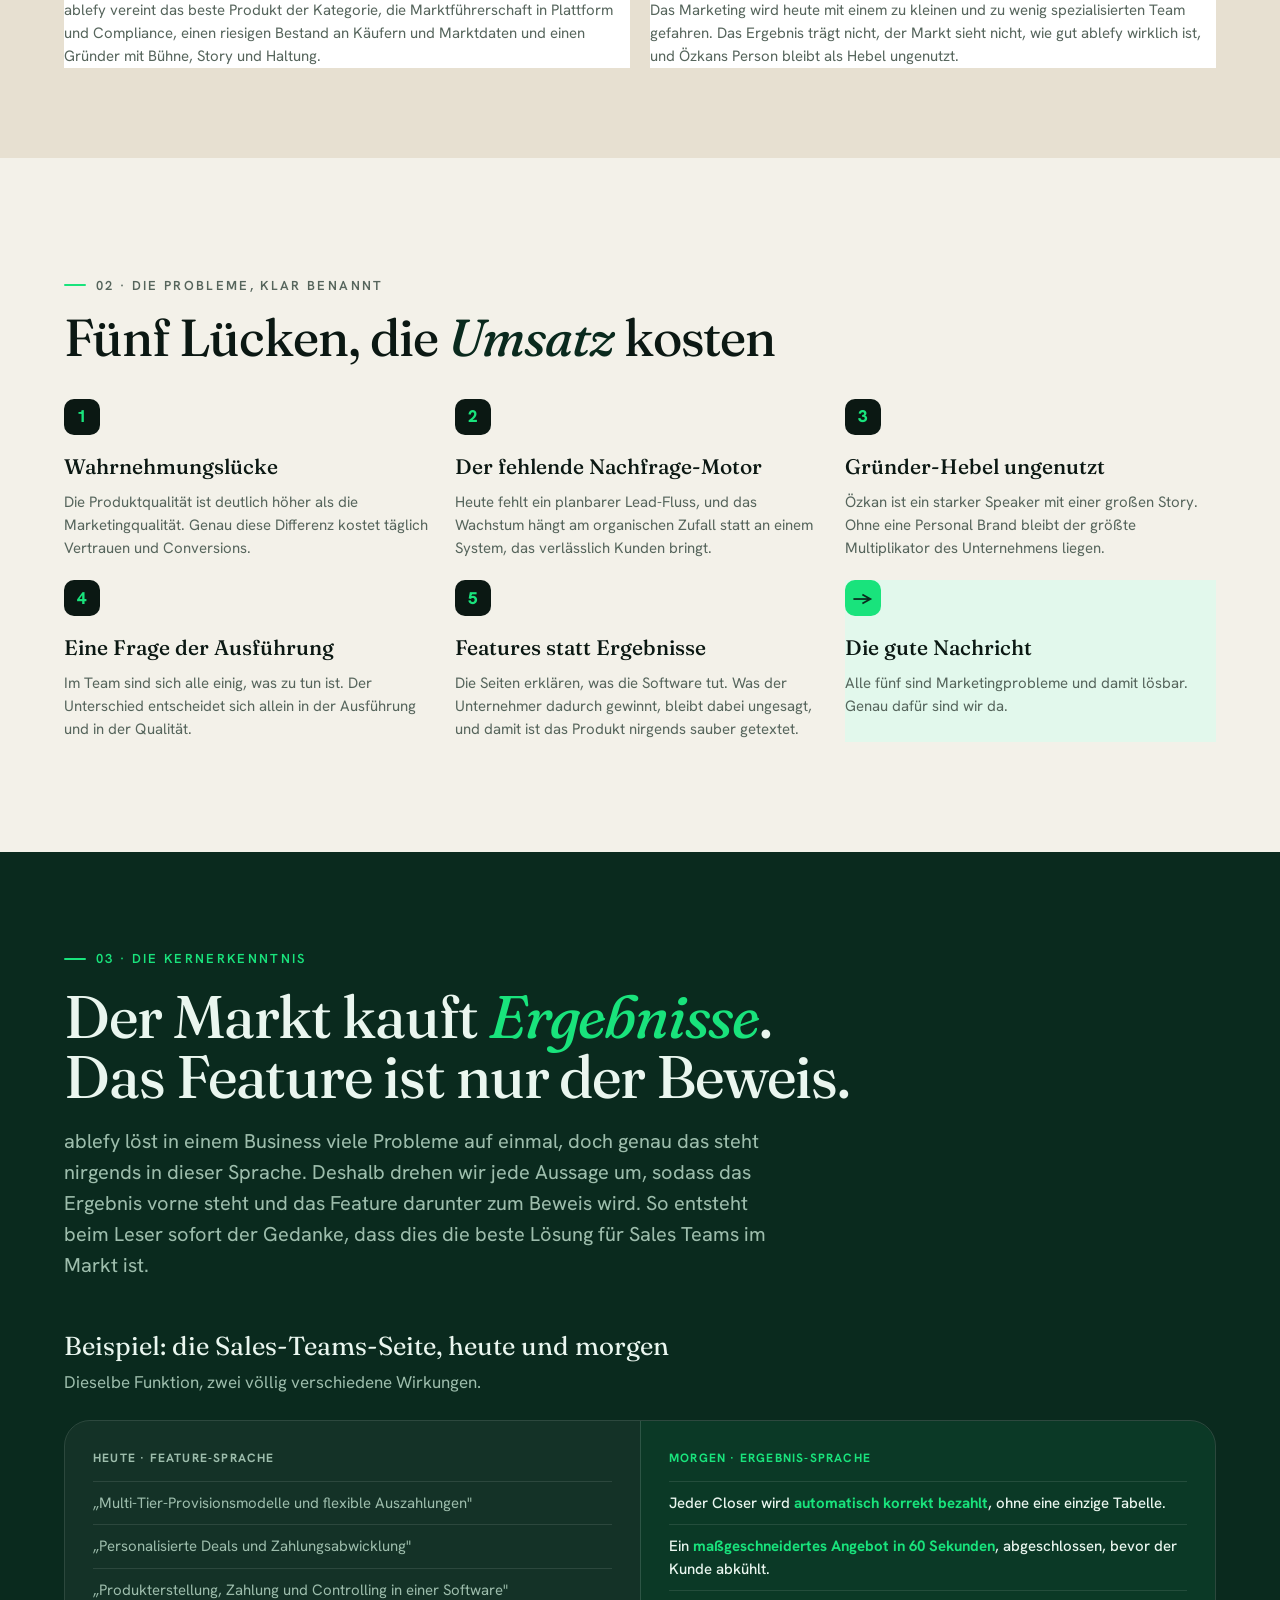
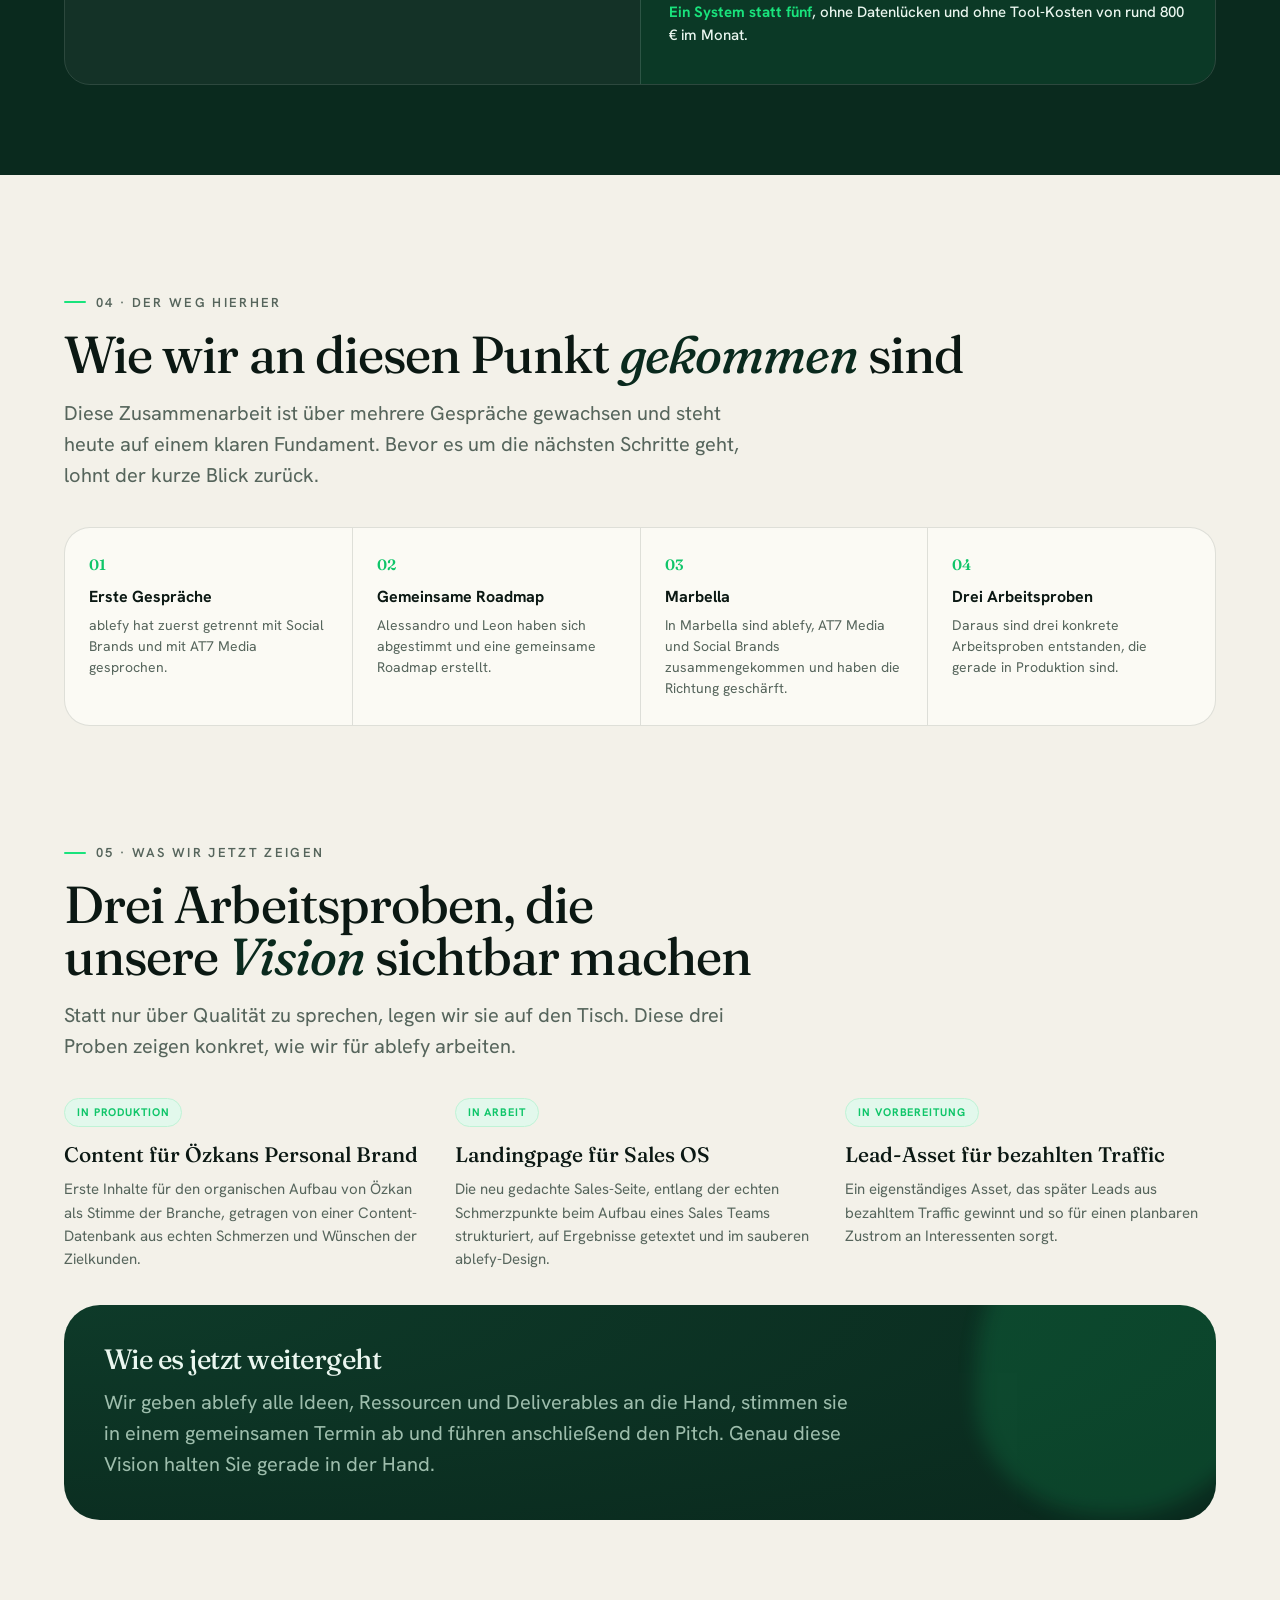
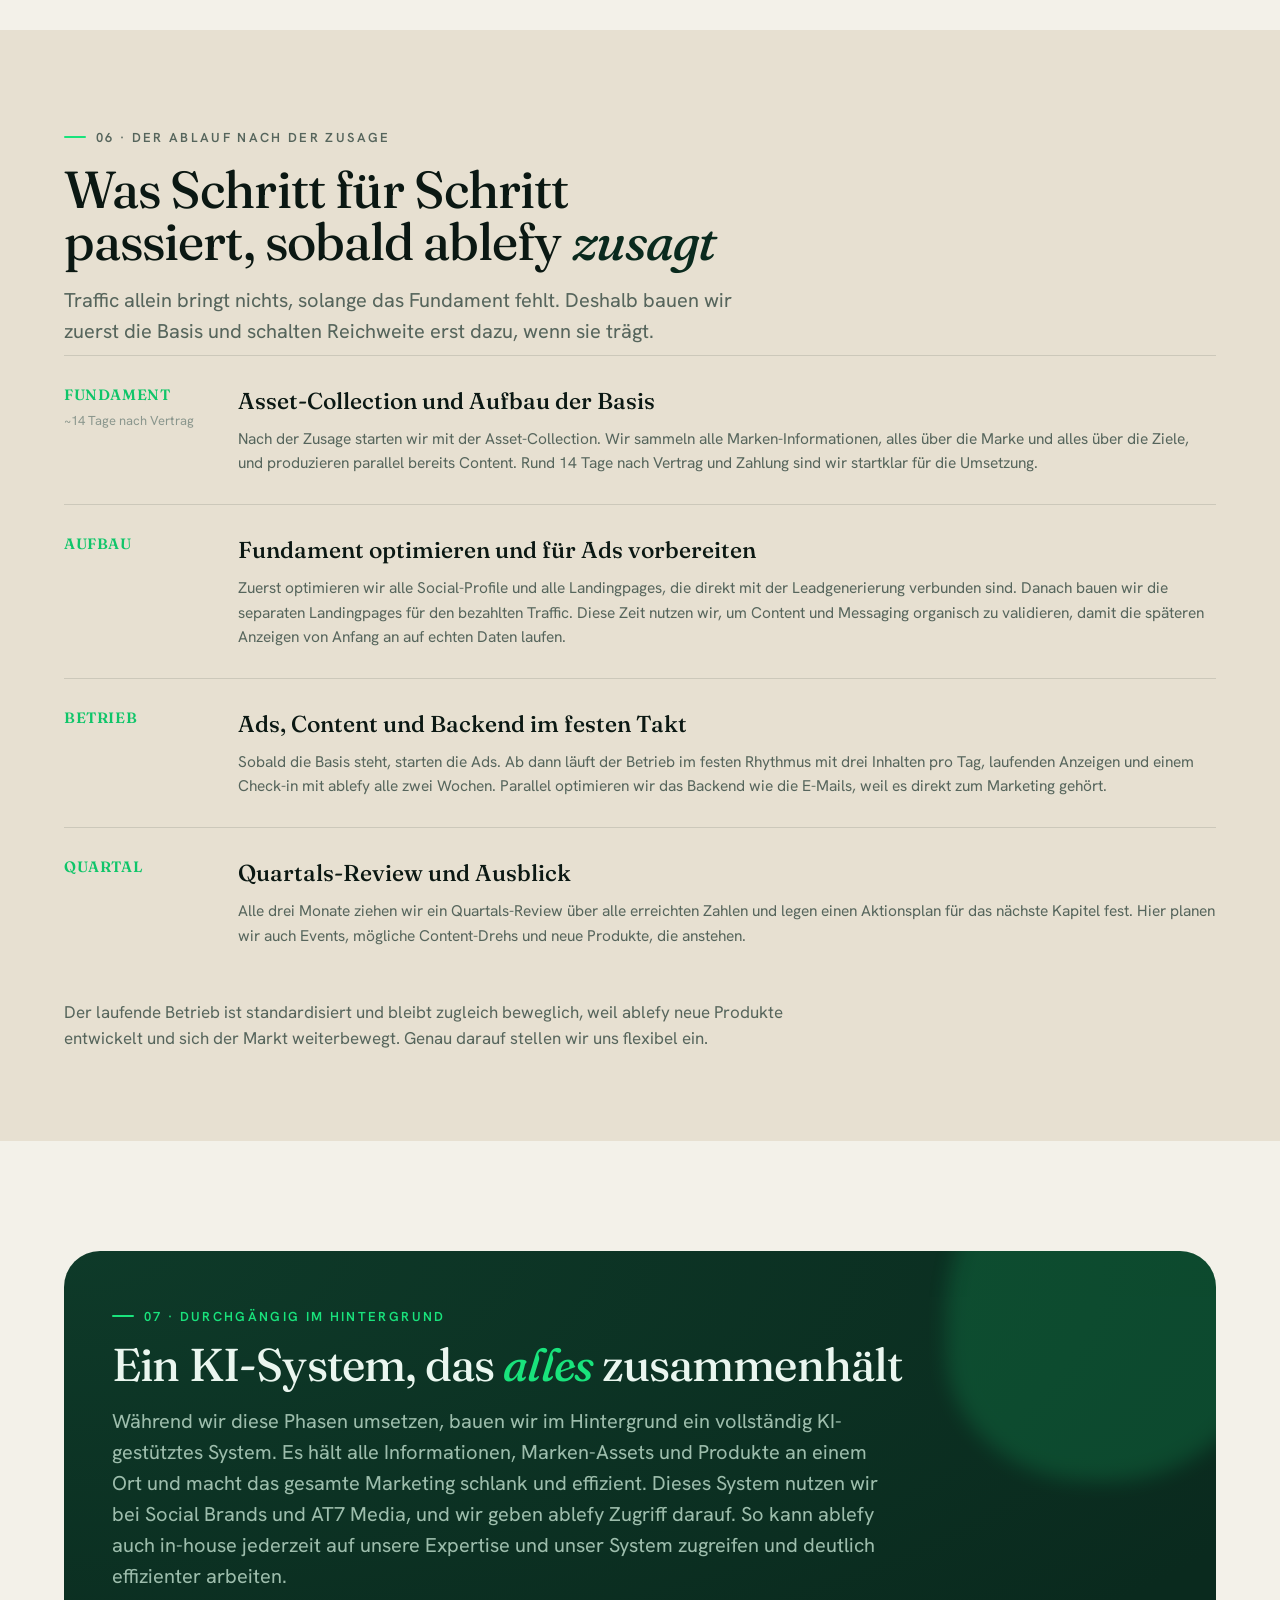
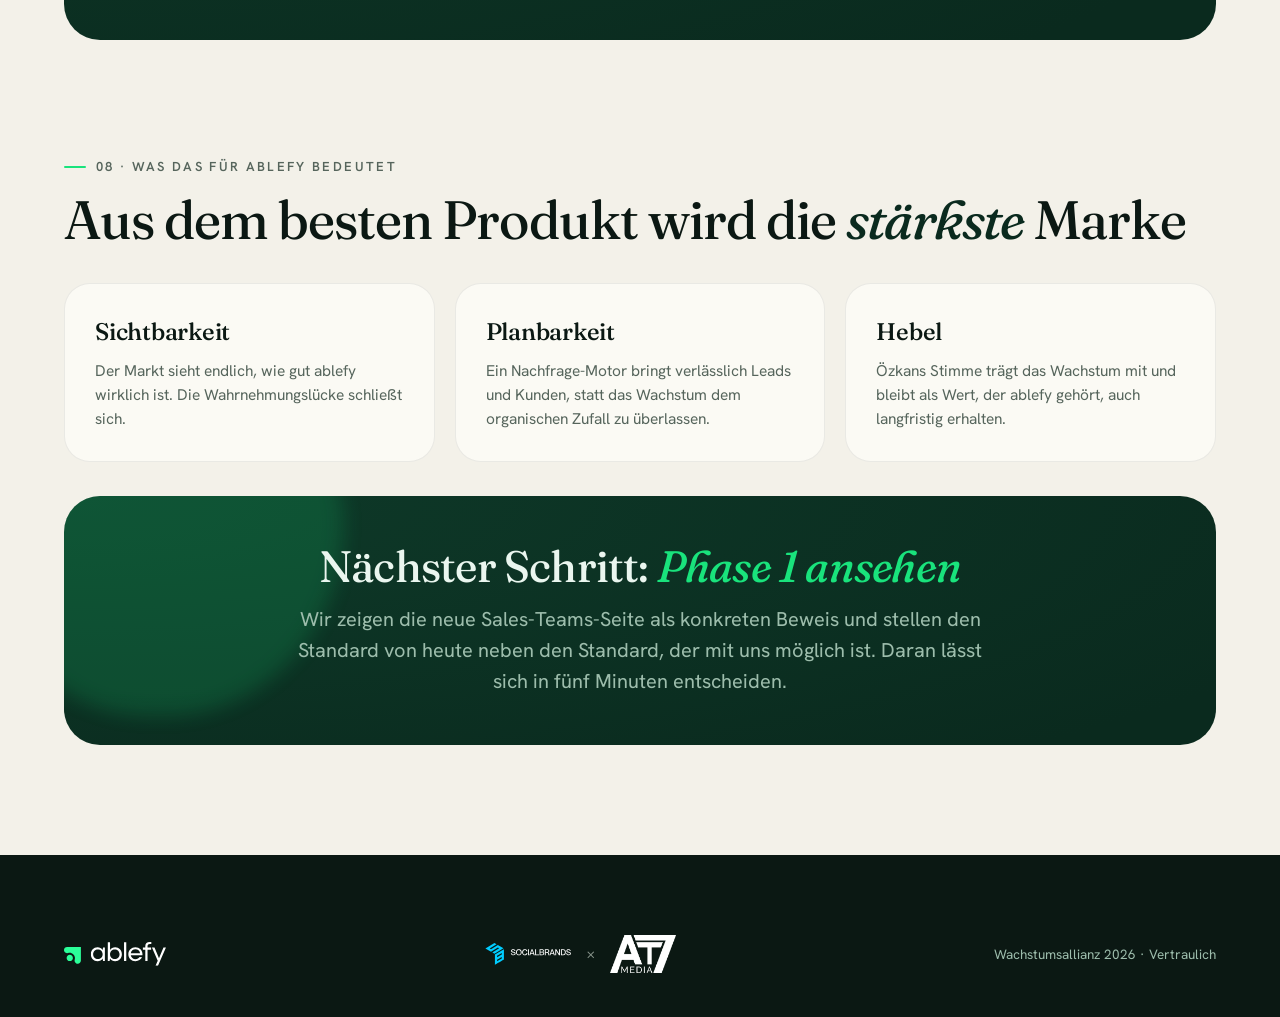
<file: ablefy_briefing_kunde.html>
<!DOCTYPE html>
<html lang="de">
<head>
<meta charset="UTF-8">
<meta name="viewport" content="width=device-width, initial-scale=1.0">
<link rel="icon" type="image/svg+xml" href="assets/favicon.svg">
<meta name="description" content="Wo ablefy heute steht, die fünf Lücken, die Umsatz kosten, und der Plan in klaren Phasen.">
<!-- OG: beim Deploy assets/og-image.jpg + og:url auf absolute URL (https://DOMAIN/...) umstellen -->
<meta property="og:type" content="website">
<meta property="og:title" content="Marketing-Standortbestimmung für ablefy">
<meta property="og:description" content="Wo ablefy heute steht, die fünf Lücken, die Umsatz kosten, und der Plan in klaren Phasen.">
<meta property="og:image" content="assets/og-image.jpg">
<meta name="twitter:card" content="summary_large_image">
<meta name="twitter:title" content="Marketing-Standortbestimmung für ablefy">
<meta name="twitter:description" content="Wo ablefy heute steht, die fünf Lücken, die Umsatz kosten, und der Plan in klaren Phasen.">
<meta name="twitter:image" content="assets/og-image.jpg">
<title>ablefy — Marketing-Standortbestimmung &amp; Wachstumsplan</title>
<link rel="preconnect" href="https://fonts.googleapis.com">
<link rel="preconnect" href="https://fonts.gstatic.com" crossorigin>
<link href="https://fonts.googleapis.com/css2?family=Fraunces:ital,opsz,wght@0,9..144,300..900;1,9..144,300..900&family=Hanken+Grotesk:wght@300..800&display=swap" rel="stylesheet">
<link rel="stylesheet" href="assets/design-system/ablefy.css">
<link rel="stylesheet" href="assets/design-system/ablefy-components.css">
<style>
  html,body{ margin:0; background:var(--paper); }
  .ab .logo img{ height:30px; width:auto; display:block; }
  .ab .partners{ display:inline-flex; align-items:center; gap:14px; }
  .ab .partners img.sb{ height:24px; } .ab .partners img.at7{ height:38px; }
  .ab .partners img.at7.dark{ filter:none; }
  .ab .partners .x{ color:var(--muted-2); font-weight:300; }
  .ab .meta{ display:flex; flex-wrap:wrap; gap:30px; margin-top:40px; }
  .ab .meta .k{ font-size:12px; letter-spacing:.14em; text-transform:uppercase; color:var(--muted-2); font-weight:700; }
  .ab .meta .v{ font-family:var(--display); font-weight:500; font-size:18px; margin-top:6px; }
  .ab . pcard, .ab .pcard{ background:var(--paper-2); border:1px solid var(--line-2); border-radius:var(--r-lg); padding:28px; box-shadow:var(--shadow-sm); }
  .ab .pcard .n{ width:36px;height:36px;border-radius:10px;background:var(--ink);color:var(--spring);display:grid;place-items:center;font-weight:800;margin-bottom:16px; }
  .ab .pcard h3{ font-family:var(--display); font-weight:500; font-size:21px; margin-bottom:8px; }
  .ab .pcard p{ color:var(--muted); font-size:15px; line-height:1.55; }
  .ab .ba{ display:grid; grid-template-columns:1fr 1fr; border:1px solid var(--line); border-radius:var(--r-lg); overflow:hidden; margin-top:24px; }
  .ab .ba .c{ padding:28px; } .ab .ba .before{ background:var(--paper-2); } .ab .ba .after{ background:var(--mint-soft); border-left:1px solid var(--line); }
  .ab .ba .h{ font-size:12px; letter-spacing:.1em; text-transform:uppercase; font-weight:700; margin-bottom:14px; }
  .ab .ba .before .h{ color:var(--muted-2); } .ab .ba .after .h{ color:var(--spring-deep); }
  .ab .ba .l{ font-size:15px; padding:10px 0; border-top:1px solid var(--line); }
  .ab .ba .before .l{ color:var(--muted); } .ab .ba .after .l{ color:var(--ink); font-weight:500; }
  .ab .ba .after .l b{ color:var(--spring-deep); }
  .ab .steps{ display:flex; flex-wrap:wrap; margin-top:36px; border:1px solid var(--line); border-radius:var(--r-lg); overflow:hidden; background:var(--paper-2); }
  .ab .steps .st{ flex:1 1 0; min-width:180px; padding:26px 24px; border-right:1px solid var(--line); }
  .ab .steps .st:last-child{ border-right:none; }
  .ab .steps .s{ font-family:var(--display); font-weight:600; color:var(--spring-deep); font-size:15px; }
  .ab .steps .t{ font-weight:700; margin:8px 0 6px; font-size:16px; }
  .ab .steps .d{ color:var(--muted); font-size:14px; line-height:1.5; }
  .ab .phase{ display:grid; grid-template-columns:150px 1fr; gap:24px; padding:28px 0; border-top:1px solid var(--line); }
  .ab .phase:first-child{ border-top:none; }
  .ab .phase .ph{ font-family:var(--display); font-weight:600; font-size:15px; color:var(--spring-deep); letter-spacing:.04em; }
  .ab .phase h3{ font-family:var(--display); font-weight:500; font-size:23px; margin-bottom:8px; }
  .ab .phase p{ color:var(--muted); font-size:15.5px; line-height:1.6; }
  .ab .tagchip{ display:inline-block; font-size:11px; letter-spacing:.08em; text-transform:uppercase; color:var(--spring-deep); background:var(--mint-soft); border:1px solid var(--mint); border-radius:var(--r-pill); padding:5px 12px; margin-bottom:12px; font-weight:700; }
  .ab .forestbox{ background:radial-gradient(120% 140% at 0% 0%, var(--forest-2), var(--forest)); border-radius:var(--r-xl); padding:48px; color:var(--on-forest); position:relative; overflow:hidden; }
  .ab .forestbox .display{ color:var(--on-forest); }
  .ab .conf{ display:inline-block; font-size:11px; letter-spacing:.14em; text-transform:uppercase; color:var(--spring-deep); border:1px solid var(--mint); background:var(--mint-soft); border-radius:6px; padding:5px 10px; font-weight:700; }
  @media(max-width:980px){
    .ab .section{ padding:60px 26px; } .ab .nav{ padding:18px 26px; }
    .ab .ba, .ab .feat-grid{ grid-template-columns:1fr; }
    .ab .phase{ grid-template-columns:1fr; gap:10px; }
    .ab .steps .st{ flex:1 1 100%; border-right:none; border-bottom:1px solid var(--line); }
    .ab h1.display{ font-size:48px !important; }
  }
</style>
</head>
<body>
<div class="ab ab-page">

  <div class="nav">
    <div class="logo"><img src="assets/ablefy-logo.svg" alt="ablefy"></div>
    <span class="conf">Marketing-Briefing · Vertraulich</span>
  </div>

  <!-- HERO -->
  <div class="section" style="padding-bottom:50px">
    <div class="wrap">
      <span class="eyebrow">Standortbestimmung &amp; Wachstumsplan</span>
      <h1 class="display" style="font-size:84px;max-width:15ch;margin-top:18px">Das beste Produkt im Markt. <em>Endlich</em> so vermarktet.</h1>
      <p class="lede" style="max-width:62ch;margin-top:24px;font-size:20px">ablefy hat im deutschsprachigen Raum gewonnen, wenn es um Produkt, Plattform und Compliance geht. Dieses Briefing zeigt ehrlich, wo das Marketing heute steht, warum es das Produkt unter Wert verkauft und wie wir das in klaren Phasen drehen.</p>
      <div class="meta">
        <div><div class="k">Erstellt für</div><div class="v">Özkan Akkilic, CEO ablefy</div></div>
        <div><div class="k">Erstellt von</div><div class="v partners"><img class="sb" src="assets/sb-logo-wordmark.svg" alt="Social Brands"><span class="x">×</span><img class="at7" src="assets/at7-logo-dark.png" alt="AT7 Media"></div></div>
        <div><div class="k">Stand</div><div class="v">Juni 2026</div></div>
        <div><div class="k">Fokus</div><div class="v">Sales Teams / Sales OS</div></div>
      </div>
      <div class="orient">
        <div class="ol">So liest du dieses Briefing</div>
        <p>In wenigen Minuten siehst du, wo ablefy heute steht und wie wir es Schritt für Schritt nach vorne bringen.</p>
        <ul>
          <li><b>Punkt A</b>, die ehrliche Lage heute</li>
          <li><b>Die fünf Lücken</b>, die gerade Umsatz kosten</li>
          <li><b>Der Plan</b> in klaren Phasen, von der Zusage bis zum laufenden Betrieb</li>
        </ul>
      </div>
    </div>
  </div>

  <!-- 01 PUNKT A -->
  <div style="background:var(--sand);padding:90px 64px">
    <div class="wrap">
      <span class="eyebrow">01 · Punkt A, wo ablefy heute steht</span>
      <h2 class="display" style="font-size:54px;margin-top:16px">Marktführer im Produkt. <em>Schlusslicht</em> im Marketing.</h2>
      <p class="lede" style="margin-top:20px;max-width:60ch">Die Substanz ist da. Was fehlt, ist eine Vermarktung, die diese Substanz für den Markt sichtbar und fühlbar macht.</p>
      <div class="stats" style="margin-top:40px">
        <div class="stat"><div class="num">&gt;80<em>K</em></div><div class="lab">Käufer im Ökosystem</div></div>
        <div class="stat"><div class="num">99<em>%</em></div><div class="lab">Kundenzufriedenheit</div></div>
        <div class="stat"><div class="num">~5<em>K</em></div><div class="lab">Instagram-Follower</div></div>
        <div class="stat"><div class="num">1</div><div class="lab">fehlende Rolle: Marketing-Advokat</div></div>
      </div>
      <div class="feat-grid" style="grid-template-columns:1fr 1fr;margin-top:40px">
        <div class="pcard" style="background:var(--paper-3)"><h3>Was stark ist</h3><p>ablefy vereint das beste Produkt der Kategorie, die Marktführerschaft in Plattform und Compliance, einen riesigen Bestand an Käufern und Marktdaten und einen Gründer mit Bühne, Story und Haltung.</p></div>
        <div class="pcard" style="background:var(--paper-3)"><h3>Was bremst</h3><p>Das Marketing wird heute mit einem zu kleinen und zu wenig spezialisierten Team gefahren. Das Ergebnis trägt nicht, der Markt sieht nicht, wie gut ablefy wirklich ist, und Özkans Person bleibt als Hebel ungenutzt.</p></div>
      </div>
    </div>
  </div>

  <!-- 02 PROBLEME -->
  <div class="section">
    <div class="wrap">
      <span class="eyebrow">02 · Die Probleme, klar benannt</span>
      <h2 class="display" style="font-size:52px;margin-top:16px">Fünf Lücken, die <em>Umsatz</em> kosten</h2>
      <div class="feat-grid" style="margin-top:36px">
        <div class="pcard"><div class="n">1</div><h3>Wahrnehmungslücke</h3><p>Die Produktqualität ist deutlich höher als die Marketingqualität. Genau diese Differenz kostet täglich Vertrauen und Conversions.</p></div>
        <div class="pcard"><div class="n">2</div><h3>Der fehlende Nachfrage-Motor</h3><p>Heute fehlt ein planbarer Lead-Fluss, und das Wachstum hängt am organischen Zufall statt an einem System, das verlässlich Kunden bringt.</p></div>
        <div class="pcard"><div class="n">3</div><h3>Gründer-Hebel ungenutzt</h3><p>Özkan ist ein starker Speaker mit einer großen Story. Ohne eine Personal Brand bleibt der größte Multiplikator des Unternehmens liegen.</p></div>
        <div class="pcard"><div class="n">4</div><h3>Eine Frage der Ausführung</h3><p>Im Team sind sich alle einig, was zu tun ist. Der Unterschied entscheidet sich allein in der Ausführung und in der Qualität.</p></div>
        <div class="pcard"><div class="n">5</div><h3>Features statt Ergebnisse</h3><p>Die Seiten erklären, was die Software tut. Was der Unternehmer dadurch gewinnt, bleibt dabei ungesagt, und damit ist das Produkt nirgends sauber getextet.</p></div>
        <div class="pcard" style="background:var(--mint-soft);border-color:var(--mint)"><div class="n" style="background:var(--spring);color:var(--forest)">→</div><h3>Die gute Nachricht</h3><p>Alle fünf sind Marketingprobleme und damit lösbar. Genau dafür sind wir da.</p></div>
      </div>
    </div>
  </div>

  <!-- 03 KERNERKENNTNIS -->
  <div class="section dark" style="padding-top:90px;padding-bottom:90px">
    <div class="wrap">
      <span class="eyebrow" style="color:var(--spring)">03 · Die Kernerkenntnis</span>
      <h2 class="display" style="font-size:60px;margin-top:18px;color:var(--on-forest)">Der Markt kauft <em>Ergebnisse</em>.<br>Das Feature ist nur der Beweis.</h2>
      <p class="lede" style="color:var(--on-forest-mut);margin-top:20px;max-width:64ch">ablefy löst in einem Business viele Probleme auf einmal, doch genau das steht nirgends in dieser Sprache. Deshalb drehen wir jede Aussage um, sodass das Ergebnis vorne steht und das Feature darunter zum Beweis wird. So entsteht beim Leser sofort der Gedanke, dass dies die beste Lösung für Sales Teams im Markt ist.</p>
      <h3 class="serif" style="font-size:26px;color:var(--on-forest);margin:46px 0 4px">Beispiel: die Sales-Teams-Seite, heute und morgen</h3>
      <p style="color:var(--on-forest-mut);margin-bottom:8px">Dieselbe Funktion, zwei völlig verschiedene Wirkungen.</p>
      <div class="ba" style="border-color:rgba(255,255,255,.14)">
        <div class="c before" style="background:rgba(255,255,255,.04)">
          <div class="h" style="color:var(--on-forest-mut)">Heute · Feature-Sprache</div>
          <div class="l" style="color:var(--on-forest-mut);border-color:rgba(255,255,255,.1)">„Multi-Tier-Provisionsmodelle und flexible Auszahlungen"</div>
          <div class="l" style="color:var(--on-forest-mut);border-color:rgba(255,255,255,.1)">„Personalisierte Deals und Zahlungsabwicklung"</div>
          <div class="l" style="color:var(--on-forest-mut);border-color:rgba(255,255,255,.1)">„Produkterstellung, Zahlung und Controlling in einer Software"</div>
        </div>
        <div class="c after" style="background:rgba(25,227,124,.08);border-left:1px solid rgba(255,255,255,.14)">
          <div class="h" style="color:var(--spring)">Morgen · Ergebnis-Sprache</div>
          <div class="l" style="color:var(--on-forest);border-color:rgba(255,255,255,.1)">Jeder Closer wird <b style="color:var(--spring)">automatisch korrekt bezahlt</b>, ohne eine einzige Tabelle.</div>
          <div class="l" style="color:var(--on-forest);border-color:rgba(255,255,255,.1)">Ein <b style="color:var(--spring)">maßgeschneidertes Angebot in 60 Sekunden</b>, abgeschlossen, bevor der Kunde abkühlt.</div>
          <div class="l" style="color:var(--on-forest);border-color:rgba(255,255,255,.1)"><b style="color:var(--spring)">Ein System statt fünf</b>, ohne Datenlücken und ohne Tool-Kosten von rund 800 € im Monat.</div>
        </div>
      </div>
    </div>
  </div>

  <!-- 04 DER WEG HIERHER -->
  <div class="section">
    <div class="wrap">
      <span class="eyebrow">04 · Der Weg hierher</span>
      <h2 class="display" style="font-size:52px;margin-top:16px">Wie wir an diesen Punkt <em>gekommen</em> sind</h2>
      <p class="lede" style="max-width:64ch;margin-top:18px">Diese Zusammenarbeit ist über mehrere Gespräche gewachsen und steht heute auf einem klaren Fundament. Bevor es um die nächsten Schritte geht, lohnt der kurze Blick zurück.</p>
      <div class="steps">
        <div class="st"><div class="s">01</div><div class="t">Erste Gespräche</div><div class="d">ablefy hat zuerst getrennt mit Social Brands und mit AT7 Media gesprochen.</div></div>
        <div class="st"><div class="s">02</div><div class="t">Gemeinsame Roadmap</div><div class="d">Alessandro und Leon haben sich abgestimmt und eine gemeinsame Roadmap erstellt.</div></div>
        <div class="st"><div class="s">03</div><div class="t">Marbella</div><div class="d">In Marbella sind ablefy, AT7 Media und Social Brands zusammengekommen und haben die Richtung geschärft.</div></div>
        <div class="st"><div class="s">04</div><div class="t">Drei Arbeitsproben</div><div class="d">Daraus sind drei konkrete Arbeitsproben entstanden, die gerade in Produktion sind.</div></div>
      </div>
    </div>
  </div>

  <!-- 05 WAS WIR ZEIGEN -->
  <div class="section" style="padding-top:0">
    <div class="wrap">
      <span class="eyebrow">05 · Was wir jetzt zeigen</span>
      <h2 class="display" style="font-size:52px;margin-top:16px">Drei Arbeitsproben, die unsere <em>Vision</em> sichtbar machen</h2>
      <p class="lede" style="max-width:64ch;margin-top:18px">Statt nur über Qualität zu sprechen, legen wir sie auf den Tisch. Diese drei Proben zeigen konkret, wie wir für ablefy arbeiten.</p>
      <div class="feat-grid" style="margin-top:36px">
        <div class="pcard"><span class="tagchip">in Produktion</span><h3>Content für Özkans Personal Brand</h3><p>Erste Inhalte für den organischen Aufbau von Özkan als Stimme der Branche, getragen von einer Content-Datenbank aus echten Schmerzen und Wünschen der Zielkunden.</p></div>
        <div class="pcard"><span class="tagchip">in Arbeit</span><h3>Landingpage für Sales OS</h3><p>Die neu gedachte Sales-Seite, entlang der echten Schmerzpunkte beim Aufbau eines Sales Teams strukturiert, auf Ergebnisse getextet und im sauberen ablefy-Design.</p></div>
        <div class="pcard"><span class="tagchip">in Vorbereitung</span><h3>Lead-Asset für bezahlten Traffic</h3><p>Ein eigenständiges Asset, das später Leads aus bezahltem Traffic gewinnt und so für einen planbaren Zustrom an Interessenten sorgt.</p></div>
      </div>
      <div class="forestbox" style="margin-top:34px;padding:40px">
        <div class="blob" style="width:300px;height:300px;background:var(--spring);opacity:.14;top:-90px;right:-60px;filter:blur(10px)"></div>
        <h3 class="display" style="font-size:28px;position:relative">Wie es jetzt weitergeht</h3>
        <p class="lede" style="color:var(--on-forest-mut);margin-top:14px;max-width:68ch;position:relative">Wir geben ablefy alle Ideen, Ressourcen und Deliverables an die Hand, stimmen sie in einem gemeinsamen Termin ab und führen anschließend den Pitch. Genau diese Vision halten Sie gerade in der Hand.</p>
      </div>
    </div>
  </div>

  <!-- 06 ABLAUF NACH ZUSAGE -->
  <div style="background:var(--sand);padding:90px 64px">
    <div class="wrap">
      <span class="eyebrow">06 · Der Ablauf nach der Zusage</span>
      <h2 class="display" style="font-size:52px;margin-top:16px">Was Schritt für Schritt passiert, sobald ablefy <em>zusagt</em></h2>
      <p class="lede" style="max-width:64ch;margin:18px 0 8px">Traffic allein bringt nichts, solange das Fundament fehlt. Deshalb bauen wir zuerst die Basis und schalten Reichweite erst dazu, wenn sie trägt.</p>
      <div class="phase"><div><div class="ph">FUNDAMENT</div><div style="font-size:13px;color:var(--muted-2);margin-top:4px">~14 Tage nach Vertrag</div></div><div><h3>Asset-Collection und Aufbau der Basis</h3><p>Nach der Zusage starten wir mit der Asset-Collection. Wir sammeln alle Marken-Informationen, alles über die Marke und alles über die Ziele, und produzieren parallel bereits Content. Rund 14 Tage nach Vertrag und Zahlung sind wir startklar für die Umsetzung.</p></div></div>
      <div class="phase"><div><div class="ph">AUFBAU</div></div><div><h3>Fundament optimieren und für Ads vorbereiten</h3><p>Zuerst optimieren wir alle Social-Profile und alle Landingpages, die direkt mit der Leadgenerierung verbunden sind. Danach bauen wir die separaten Landingpages für den bezahlten Traffic. Diese Zeit nutzen wir, um Content und Messaging organisch zu validieren, damit die späteren Anzeigen von Anfang an auf echten Daten laufen.</p></div></div>
      <div class="phase"><div><div class="ph">BETRIEB</div></div><div><h3>Ads, Content und Backend im festen Takt</h3><p>Sobald die Basis steht, starten die Ads. Ab dann läuft der Betrieb im festen Rhythmus mit drei Inhalten pro Tag, laufenden Anzeigen und einem Check-in mit ablefy alle zwei Wochen. Parallel optimieren wir das Backend wie die E-Mails, weil es direkt zum Marketing gehört.</p></div></div>
      <div class="phase"><div><div class="ph">QUARTAL</div></div><div><h3>Quartals-Review und Ausblick</h3><p>Alle drei Monate ziehen wir ein Quartals-Review über alle erreichten Zahlen und legen einen Aktionsplan für das nächste Kapitel fest. Hier planen wir auch Events, mögliche Content-Drehs und neue Produkte, die anstehen.</p></div></div>
      <p style="margin-top:24px;max-width:80ch;color:var(--muted)">Der laufende Betrieb ist standardisiert und bleibt zugleich beweglich, weil ablefy neue Produkte entwickelt und sich der Markt weiterbewegt. Genau darauf stellen wir uns flexibel ein.</p>
    </div>
  </div>

  <!-- 07 KI-SYSTEM -->
  <div class="section">
    <div class="wrap">
      <div class="forestbox">
        <div class="blob" style="width:340px;height:340px;background:var(--spring);opacity:.16;top:-110px;right:-70px;filter:blur(10px)"></div>
        <span class="eyebrow" style="color:var(--spring);position:relative">07 · Durchgängig im Hintergrund</span>
        <h2 class="display" style="font-size:46px;margin-top:16px;position:relative">Ein KI-System, das <em>alles</em> zusammenhält</h2>
        <p class="lede" style="color:var(--on-forest-mut);margin-top:18px;max-width:70ch;position:relative">Während wir diese Phasen umsetzen, bauen wir im Hintergrund ein vollständig KI-gestütztes System. Es hält alle Informationen, Marken-Assets und Produkte an einem Ort und macht das gesamte Marketing schlank und effizient. Dieses System nutzen wir bei Social Brands und AT7 Media, und wir geben ablefy Zugriff darauf. So kann ablefy auch in-house jederzeit auf unsere Expertise und unser System zugreifen und deutlich effizienter arbeiten.</p>
      </div>
    </div>
  </div>

  <!-- 08 WAS DAS BEDEUTET -->
  <div class="section" style="padding-top:0">
    <div class="wrap">
      <span class="eyebrow">08 · Was das für ablefy bedeutet</span>
      <h2 class="display" style="font-size:54px;margin-top:16px">Aus dem besten Produkt wird die <em>stärkste</em> Marke</h2>
      <div class="feat-grid" style="margin-top:36px">
        <div class="feat"><h3 class="serif">Sichtbarkeit</h3><p>Der Markt sieht endlich, wie gut ablefy wirklich ist. Die Wahrnehmungslücke schließt sich.</p></div>
        <div class="feat"><h3 class="serif">Planbarkeit</h3><p>Ein Nachfrage-Motor bringt verlässlich Leads und Kunden, statt das Wachstum dem organischen Zufall zu überlassen.</p></div>
        <div class="feat"><h3 class="serif">Hebel</h3><p>Özkans Stimme trägt das Wachstum mit und bleibt als Wert, der ablefy gehört, auch langfristig erhalten.</p></div>
      </div>
      <div class="forestbox" style="margin-top:34px;text-align:center">
        <div class="blob" style="width:340px;height:340px;background:var(--spring);opacity:.16;top:-120px;left:-60px;filter:blur(10px)"></div>
        <h2 class="display" style="font-size:44px;position:relative">Nächster Schritt: <em>Phase 1 ansehen</em></h2>
        <p class="lede" style="color:var(--on-forest-mut);margin:16px auto 0;max-width:64ch;text-align:center;position:relative">Wir zeigen die neue Sales-Teams-Seite als konkreten Beweis und stellen den Standard von heute neben den Standard, der mit uns möglich ist. Daran lässt sich in fünf Minuten entscheiden.</p>
      </div>
    </div>
  </div>

  <div class="footer">
    <div class="wrap">
      <div style="display:flex;flex-wrap:wrap;justify-content:space-between;gap:24px;align-items:center">
        <img src="assets/ablefy-logo-white.svg" alt="ablefy" style="height:24px">
        <span class="partners"><img class="sb" src="assets/sb-logo-wordmark-white.svg" alt="Social Brands"><span class="x">×</span><img class="at7" src="assets/at7-logo-white.png" alt="AT7 Media"></span>
        <span style="color:var(--on-forest-mut);font-size:13.5px">Wachstumsallianz 2026 · Vertraulich</span>
      </div>
    </div>
  </div>

</div>
</body>
</html>
</file>
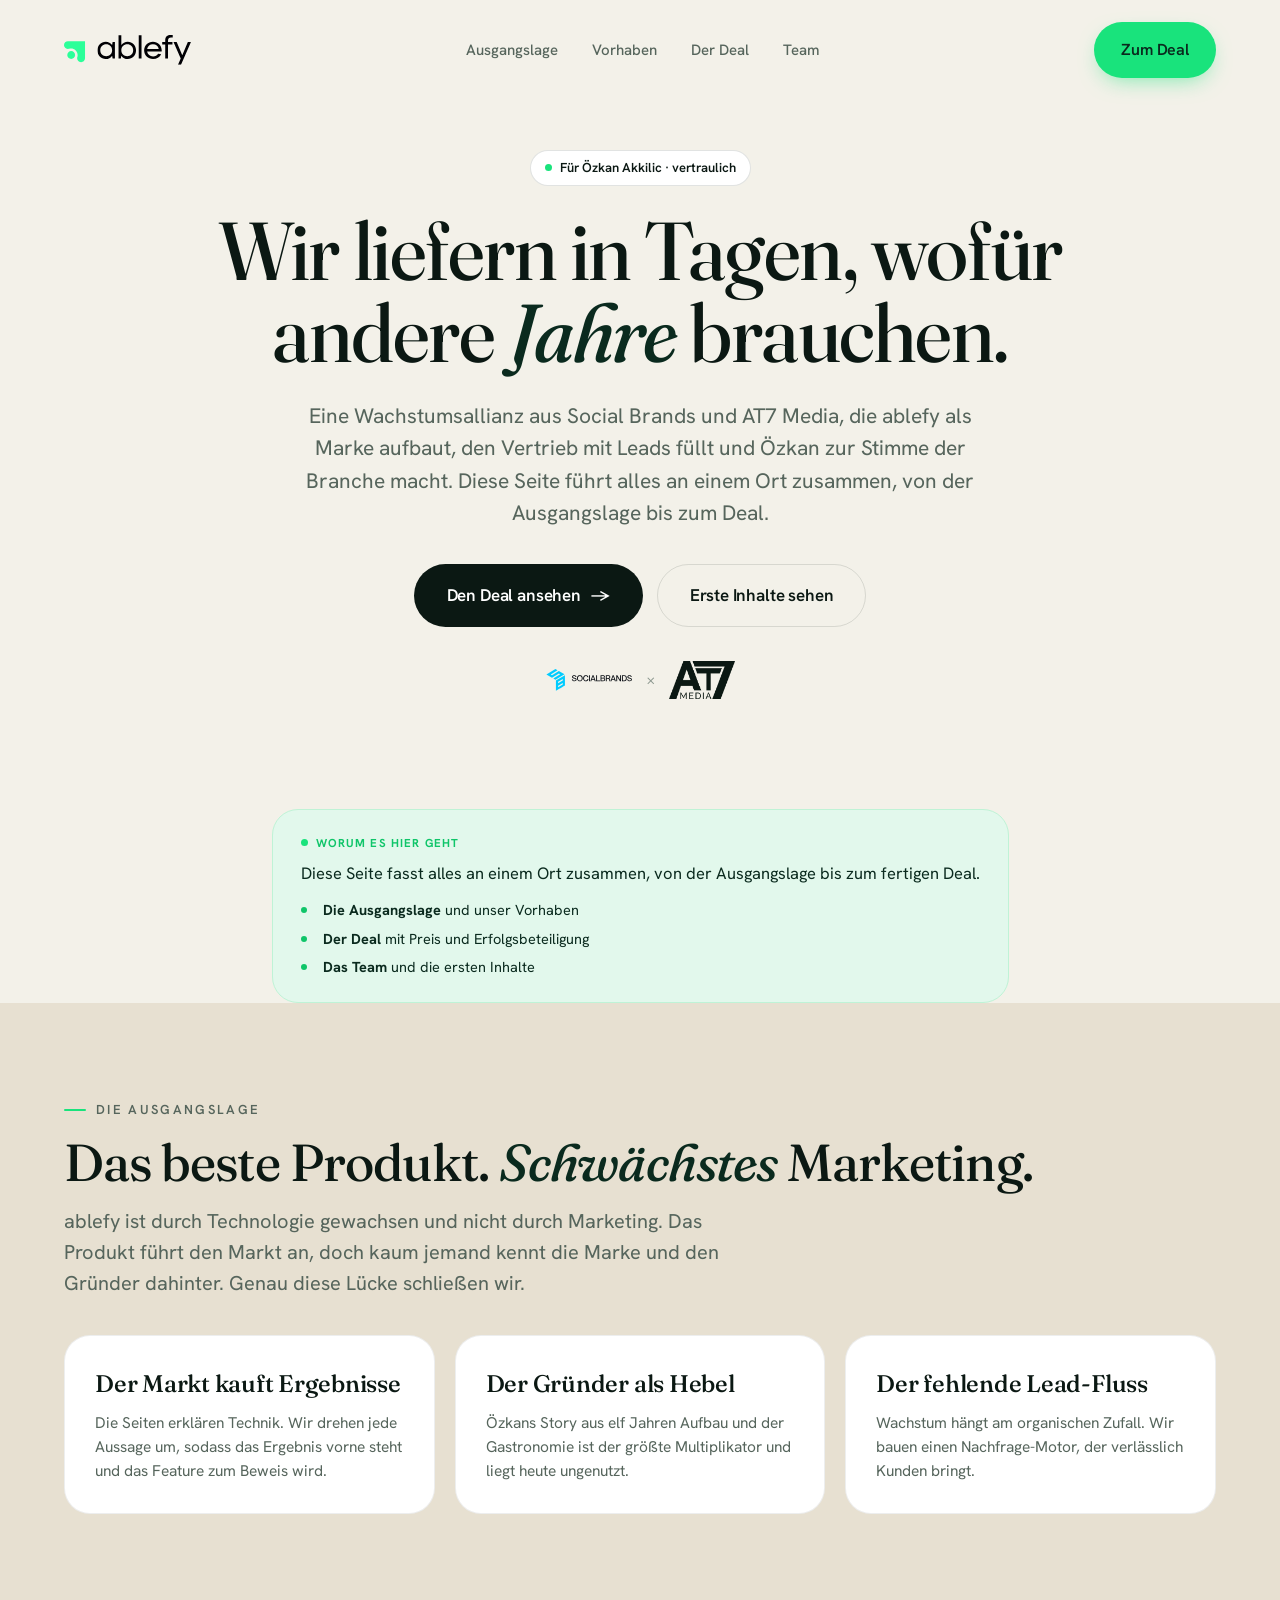
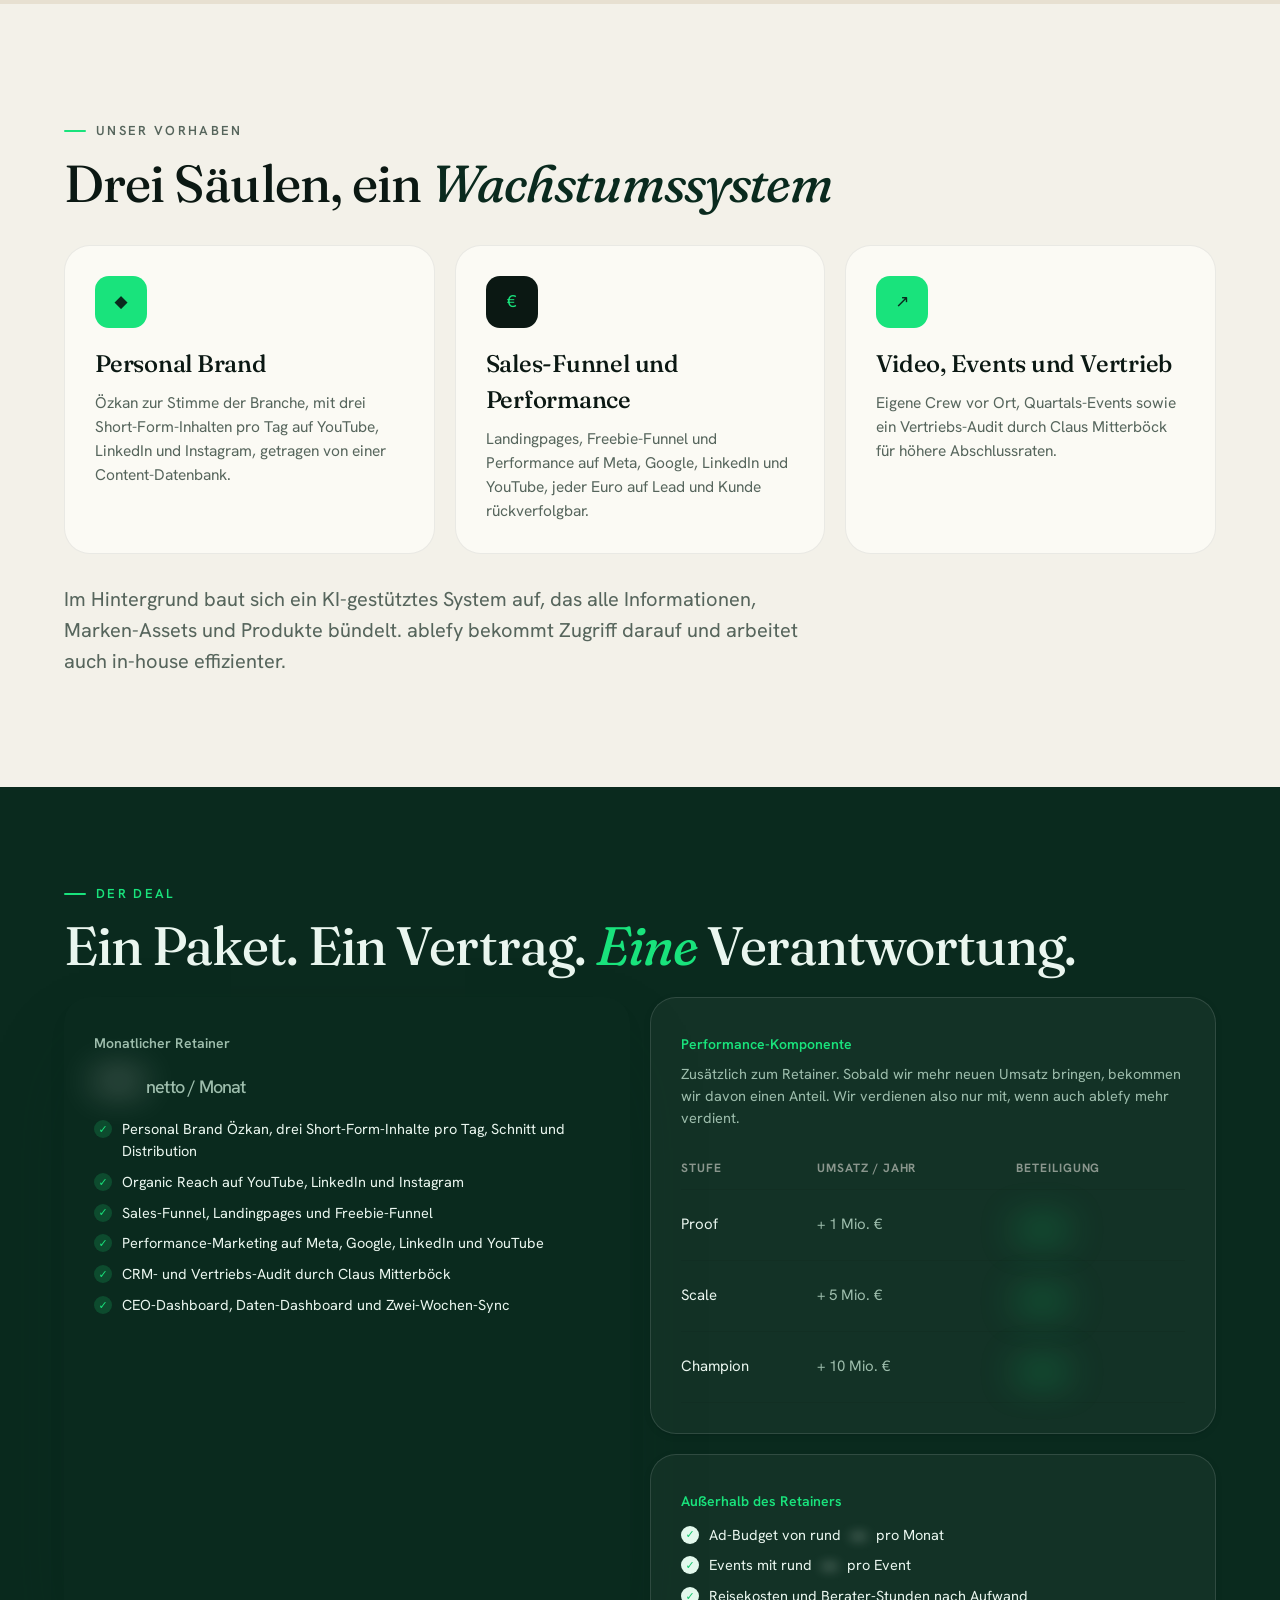
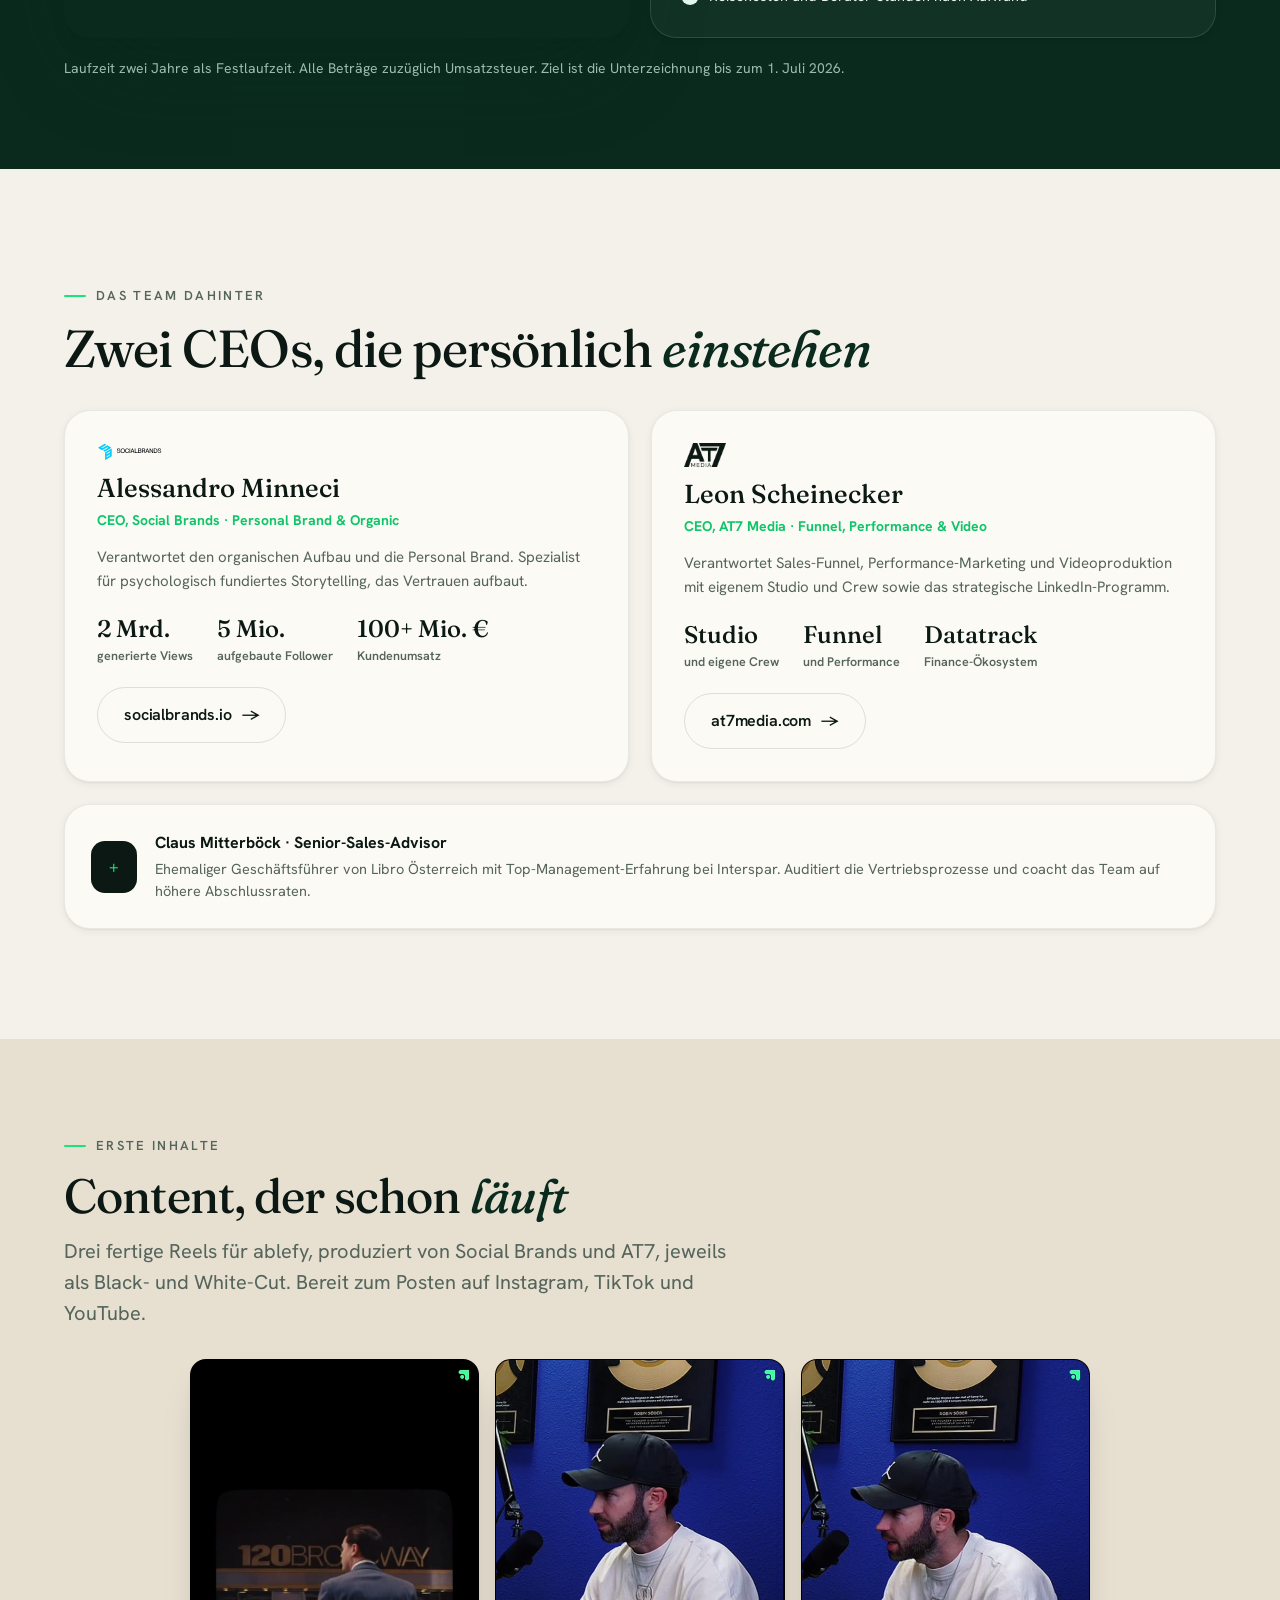
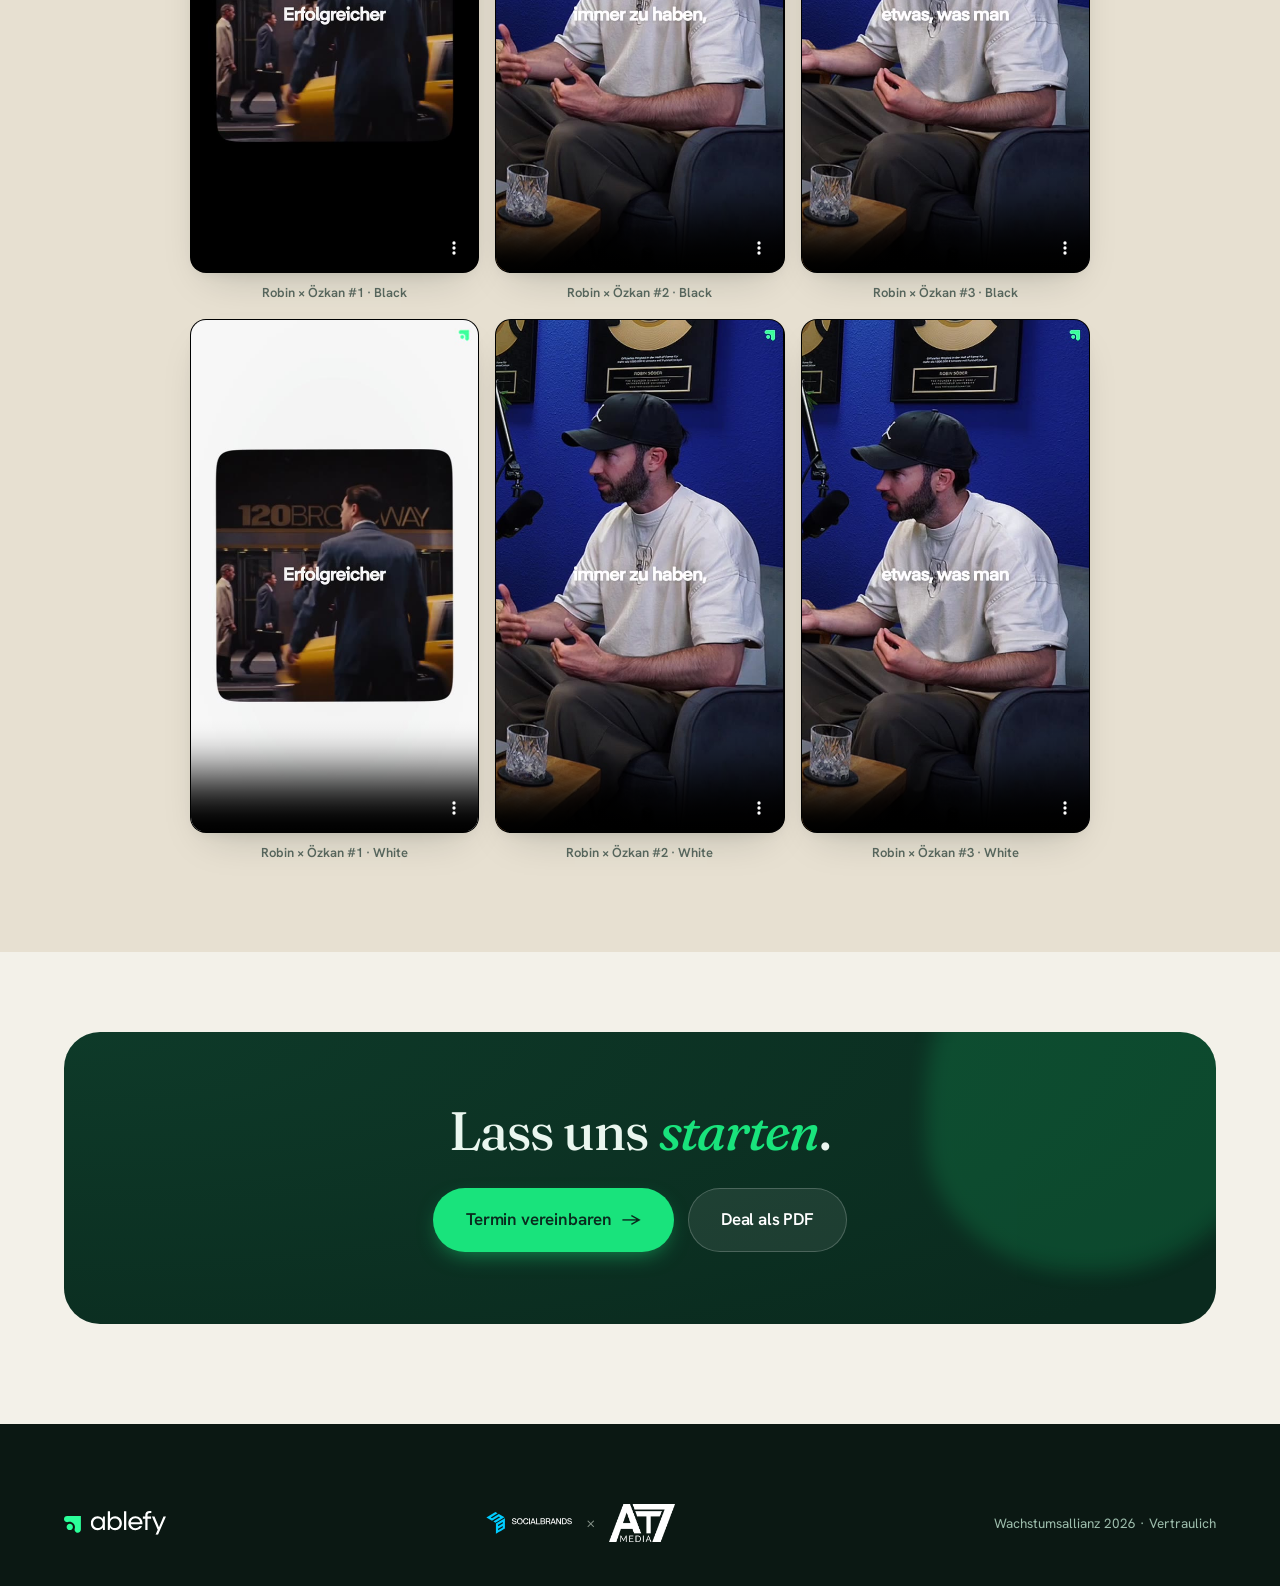
<file: ablefy_deal_hub.html>
<!DOCTYPE html>
<html lang="de">
<head>
<meta charset="UTF-8">
<meta name="viewport" content="width=device-width, initial-scale=1.0">
<link rel="icon" type="image/svg+xml" href="assets/favicon.svg">
<meta name="description" content="Vision, Deal, Team und die ersten Inhalte für ablefy an einem Ort.">
<!-- OG: beim Deploy assets/og-image.jpg + og:url auf absolute URL (https://DOMAIN/...) umstellen -->
<meta property="og:type" content="website">
<meta property="og:title" content="Der Deal — ablefy × Social Brands × AT7">
<meta property="og:description" content="Vision, Deal, Team und die ersten Inhalte für ablefy an einem Ort.">
<meta property="og:image" content="assets/og-image.jpg">
<meta name="twitter:card" content="summary_large_image">
<meta name="twitter:title" content="Der Deal — ablefy × Social Brands × AT7">
<meta name="twitter:description" content="Vision, Deal, Team und die ersten Inhalte für ablefy an einem Ort.">
<meta name="twitter:image" content="assets/og-image.jpg">
<title>ablefy × Social Brands × AT7 — Wachstumsallianz für Özkan</title>
<link rel="preconnect" href="https://fonts.googleapis.com">
<link rel="preconnect" href="https://fonts.gstatic.com" crossorigin>
<link href="https://fonts.googleapis.com/css2?family=Fraunces:ital,opsz,wght@0,9..144,300..900;1,9..144,300..900&family=Hanken+Grotesk:wght@300..800&display=swap" rel="stylesheet">
<link rel="stylesheet" href="assets/design-system/ablefy.css">
<link rel="stylesheet" href="assets/design-system/ablefy-components.css">
<style>
  html,body{ margin:0; background:var(--paper); }
  .ab .logo img{ height:30px; width:auto; display:block; }
  .ab .partners{ display:inline-flex; align-items:center; gap:13px; }
  .ab .partners img.sb{ height:24px; } .ab .partners img.at7{ height:38px; }
  .ab .partners img.at7.dark{ filter:none; }
  .ab .partners .x{ color:var(--muted-2); font-weight:300; }
  .ab .dealrow{ display:grid; grid-template-columns:1fr 1fr; gap:20px; margin-top:24px; }
  .ab .dealcard{ background:var(--paper-2); border:1px solid var(--line-2); border-radius:var(--r-lg); padding:30px; box-shadow:var(--shadow-sm); }
  .ab .dealcard.hero-card{ background:var(--forest); color:var(--on-forest); border:none; box-shadow:var(--shadow-lg); }
  .ab .dealcard .amt{ font-family:var(--display); font-weight:500; font-size:46px; letter-spacing:-.02em; line-height:1; }
  .ab .dealcard.hero-card .amt{ color:#fff; }
  .ab .dealcard .sub{ color:var(--muted); font-size:14px; font-weight:600; margin-top:6px; }
  .ab .dealcard.hero-card .sub{ color:var(--on-forest-mut); }
  .ab .incl{ display:grid; gap:9px; margin-top:18px; font-size:14.5px; }
  .ab .incl div{ display:flex; gap:10px; align-items:flex-start; }
  .ab .incl .t{ width:18px;height:18px;border-radius:50%;background:var(--mint-soft);display:grid;place-items:center;flex:0 0 auto;color:var(--spring-deep);font-size:11px;margin-top:2px; }
  .ab .dealcard.hero-card .incl .t{ background:rgba(25,227,124,.18);color:var(--spring); }
  .ab .tier-tbl{ width:100%; border-collapse:collapse; margin-top:18px; }
  .ab .tier-tbl th,.ab .tier-tbl td{ text-align:left; padding:12px 0; border-bottom:1px solid var(--line); font-size:15px; }
  .ab .tier-tbl th{ font-size:12px; letter-spacing:.08em; text-transform:uppercase; color:var(--muted-2); font-weight:700; }
  .ab .tier-tbl td.amt{ font-family:var(--display); color:var(--spring-deep); font-weight:600; }
  .ab .team{ display:grid; grid-template-columns:1fr 1fr; gap:22px; margin-top:36px; }
  .ab .tcard{ background:var(--paper-2); border:1px solid var(--line-2); border-radius:var(--r-lg); padding:32px; box-shadow:var(--shadow-sm); }
  .ab .tcard h3{ font-family:var(--display); font-weight:500; font-size:26px; }
  .ab .tcard .role{ color:var(--spring-deep); font-weight:700; font-size:14px; margin-top:2px; }
  .ab .tcard p{ color:var(--muted); font-size:15px; line-height:1.6; margin-top:14px; }
  .ab .tcard .tr{ display:flex; gap:24px; margin-top:18px; }
  .ab .tcard .tr div .n{ font-family:var(--display); font-weight:500; font-size:24px; color:var(--ink); }
  .ab .tcard .tr div .l{ font-size:12.5px; color:var(--muted); font-weight:600; }
  .ab .content-grid{ display:grid; grid-template-columns:repeat(4,1fr); gap:16px; margin-top:30px; }
  .ab .reel{ aspect-ratio:9/16; border-radius:var(--r-md); background:linear-gradient(160deg,var(--forest-2),var(--ink)); position:relative; display:grid;place-items:center; overflow:hidden; border:1px solid var(--line-2); }
  .ab .reel .play{ width:48px;height:48px;border-radius:50%;background:rgba(25,227,124,.92);color:var(--forest);display:grid;place-items:center;font-size:18px; }
  .ab .reel .tag{ position:absolute; top:10px; left:10px; font-size:10.5px; letter-spacing:.08em; text-transform:uppercase; color:var(--on-forest-mut); font-weight:700; }
  .ab .ph-note{ font-size:11px; letter-spacing:.1em; text-transform:uppercase; color:var(--muted-2); font-weight:700; margin-top:14px; }
  @media(max-width:980px){
    .ab .section{ padding:58px 26px; } .ab .nav{ padding:18px 26px; } .ab .nav-links{ display:none; }
    .ab .dealrow,.ab .team{ grid-template-columns:1fr; } .ab .content-grid{ grid-template-columns:1fr 1fr; }
    .ab h1.display{ font-size:46px !important; }
  }
</style>
</head>
<body>
<div class="ab ab-page">

  <div class="nav">
    <div class="logo"><img src="assets/ablefy-logo.svg" alt="ablefy"></div>
    <div class="nav-links"><a href="#problem">Ausgangslage</a><a href="#vorhaben">Vorhaben</a><a href="#deal">Der Deal</a><a href="#team">Team</a></div>
    <div class="nav-right"><button class="btn btn-spring" onclick="document.getElementById('deal').scrollIntoView({behavior:'smooth'})">Zum Deal</button></div>
  </div>

  <!-- HERO -->
  <div style="display:flex;flex-direction:column;align-items:center;text-align:center;padding:50px 64px 80px">
    <span class="chip" style="margin-bottom:24px"><span class="dot"></span>Für Özkan Akkilic · vertraulich</span>
    <h1 class="display" style="font-size:82px;max-width:17ch">Wir liefern in Tagen, wofür andere <em>Jahre</em> brauchen.</h1>
    <p class="lede" style="max-width:60ch;text-align:center;margin-top:26px;font-size:21px">Eine Wachstumsallianz aus Social Brands und AT7 Media, die ablefy als Marke aufbaut, den Vertrieb mit Leads füllt und Özkan zur Stimme der Branche macht. Diese Seite führt alles an einem Ort zusammen, von der Ausgangslage bis zum Deal.</p>
    <div style="display:flex;gap:14px;margin-top:34px;flex-wrap:wrap;justify-content:center">
      <button class="btn btn-primary btn-lg" onclick="document.getElementById('deal').scrollIntoView({behavior:'smooth'})">Den Deal ansehen <span class="ar">→</span></button>
      <button class="btn btn-ghost btn-lg" onclick="document.getElementById('content').scrollIntoView({behavior:'smooth'})">Erste Inhalte sehen</button>
    </div>
    <div class="partners" style="margin-top:34px">
      <img class="sb" src="assets/sb-logo-wordmark.svg" alt="Social Brands"><span class="x">×</span><img class="at7" src="assets/at7-logo-dark.png" alt="AT7 Media">
    </div>
  </div>

  <!-- ORIENT -->
  <div class="section" style="padding-top:0;padding-bottom:0"><div class="wrap" style="display:flex;justify-content:center">
    <div class="orient" style="max-width:860px">
      <div class="ol">Worum es hier geht</div>
      <p>Diese Seite fasst alles an einem Ort zusammen, von der Ausgangslage bis zum fertigen Deal.</p>
      <ul>
        <li><b>Die Ausgangslage</b> und unser Vorhaben</li>
        <li><b>Der Deal</b> mit Preis und Erfolgsbeteiligung</li>
        <li><b>Das Team</b> und die ersten Inhalte</li>
      </ul>
    </div>
  </div></div>

  <!-- PROBLEM -->
  <div style="background:var(--sand);padding:90px 64px" id="problem">
    <div class="wrap">
      <span class="eyebrow">Die Ausgangslage</span>
      <h2 class="display" style="font-size:52px;margin-top:16px">Das beste Produkt. <em>Schwächstes</em> Marketing.</h2>
      <p class="lede" style="max-width:62ch;margin-top:18px">ablefy ist durch Technologie gewachsen und nicht durch Marketing. Das Produkt führt den Markt an, doch kaum jemand kennt die Marke und den Gründer dahinter. Genau diese Lücke schließen wir.</p>
      <div class="feat-grid" style="margin-top:36px">
        <div class="feat" style="background:var(--paper-3)"><h3 class="serif">Der Markt kauft Ergebnisse</h3><p>Die Seiten erklären Technik. Wir drehen jede Aussage um, sodass das Ergebnis vorne steht und das Feature zum Beweis wird.</p></div>
        <div class="feat" style="background:var(--paper-3)"><h3 class="serif">Der Gründer als Hebel</h3><p>Özkans Story aus elf Jahren Aufbau und der Gastronomie ist der größte Multiplikator und liegt heute ungenutzt.</p></div>
        <div class="feat" style="background:var(--paper-3)"><h3 class="serif">Der fehlende Lead-Fluss</h3><p>Wachstum hängt am organischen Zufall. Wir bauen einen Nachfrage-Motor, der verlässlich Kunden bringt.</p></div>
      </div>
    </div>
  </div>

  <!-- VORHABEN -->
  <div class="section" id="vorhaben">
    <div class="wrap">
      <span class="eyebrow">Unser Vorhaben</span>
      <h2 class="display" style="font-size:52px;margin-top:16px">Drei Säulen, ein <em>Wachstumssystem</em></h2>
      <div class="feat-grid" style="margin-top:36px">
        <div class="feat"><div class="feat-ico spring">◆</div><h3>Personal Brand</h3><p>Özkan zur Stimme der Branche, mit drei Short-Form-Inhalten pro Tag auf YouTube, LinkedIn und Instagram, getragen von einer Content-Datenbank.</p></div>
        <div class="feat"><div class="feat-ico">€</div><h3>Sales-Funnel und Performance</h3><p>Landingpages, Freebie-Funnel und Performance auf Meta, Google, LinkedIn und YouTube, jeder Euro auf Lead und Kunde rückverfolgbar.</p></div>
        <div class="feat"><div class="feat-ico spring">↗</div><h3>Video, Events und Vertrieb</h3><p>Eigene Crew vor Ort, Quartals-Events sowie ein Vertriebs-Audit durch Claus Mitterböck für höhere Abschlussraten.</p></div>
      </div>
      <p class="lede" style="max-width:70ch;margin-top:30px">Im Hintergrund baut sich ein KI-gestütztes System auf, das alle Informationen, Marken-Assets und Produkte bündelt. ablefy bekommt Zugriff darauf und arbeitet auch in-house effizienter.</p>
    </div>
  </div>

  <!-- DEAL -->
  <div class="section dark" id="deal" style="padding-top:90px;padding-bottom:90px">
    <div class="wrap">
      <span class="eyebrow" style="color:var(--spring)">Der Deal</span>
      <h2 class="display" style="font-size:54px;margin-top:16px;color:var(--on-forest)">Ein Paket. Ein Vertrag. <em>Eine</em> Verantwortung.</h2>
      <div class="dealrow">
        <div class="dealcard hero-card">
          <div class="sub">Monatlicher Retainer</div>
          <div class="amt"><span class="bp">•••</span><span style="font-size:18px;font-family:var(--sans);color:var(--on-forest-mut)"> netto / Monat</span></div>
          <div class="incl">
            <div><span class="t">✓</span>Personal Brand Özkan, drei Short-Form-Inhalte pro Tag, Schnitt und Distribution</div>
            <div><span class="t">✓</span>Organic Reach auf YouTube, LinkedIn und Instagram</div>
            <div><span class="t">✓</span>Sales-Funnel, Landingpages und Freebie-Funnel</div>
            <div><span class="t">✓</span>Performance-Marketing auf Meta, Google, LinkedIn und YouTube</div>
            <div><span class="t">✓</span>CRM- und Vertriebs-Audit durch Claus Mitterböck</div>
            <div><span class="t">✓</span>CEO-Dashboard, Daten-Dashboard und Zwei-Wochen-Sync</div>
          </div>
        </div>
        <div style="display:flex;flex-direction:column;gap:20px">
          <div class="dealcard" style="background:rgba(255,255,255,.04);border-color:rgba(255,255,255,.12);color:var(--on-forest)">
            <div class="sub" style="color:var(--spring)">Performance-Komponente</div>
            <p style="color:var(--on-forest-mut);font-size:14.5px;margin-top:8px">Zusätzlich zum Retainer. Sobald wir mehr neuen Umsatz bringen, bekommen wir davon einen Anteil. Wir verdienen also nur mit, wenn auch ablefy mehr verdient.</p>
            <table class="tier-tbl">
              <tr><th>Stufe</th><th>Umsatz / Jahr</th><th>Beteiligung</th></tr>
              <tr style="border-color:rgba(255,255,255,.1)"><td style="color:var(--on-forest)">Proof</td><td style="color:var(--on-forest-mut)">+ 1 Mio. €</td><td class="amt"><span class="bp">•••</span></td></tr>
              <tr style="border-color:rgba(255,255,255,.1)"><td style="color:var(--on-forest)">Scale</td><td style="color:var(--on-forest-mut)">+ 5 Mio. €</td><td class="amt"><span class="bp">•••</span></td></tr>
              <tr style="border:none"><td style="color:var(--on-forest)">Champion</td><td style="color:var(--on-forest-mut)">+ 10 Mio. €</td><td class="amt"><span class="bp">•••</span></td></tr>
            </table>
          </div>
          <div class="dealcard" style="background:rgba(255,255,255,.04);border-color:rgba(255,255,255,.12);color:var(--on-forest)">
            <div class="sub" style="color:var(--spring)">Außerhalb des Retainers</div>
            <div class="incl" style="margin-top:12px">
              <div><span class="t">✓</span>Ad-Budget von rund <span class="bp">•••</span> pro Monat</div>
              <div><span class="t">✓</span>Events mit rund <span class="bp">•••</span> pro Event</div>
              <div><span class="t">✓</span>Reisekosten und Berater-Stunden nach Aufwand</div>
            </div>
          </div>
        </div>
      </div>
      <p style="color:var(--on-forest-mut);font-size:14px;margin-top:20px">Laufzeit zwei Jahre als Festlaufzeit. Alle Beträge zuzüglich Umsatzsteuer. Ziel ist die Unterzeichnung bis zum 1. Juli 2026.</p>
    </div>
  </div>

  <!-- TEAM -->
  <div class="section" id="team">
    <div class="wrap">
      <span class="eyebrow">Das Team dahinter</span>
      <h2 class="display" style="font-size:52px;margin-top:16px">Zwei CEOs, die persönlich <em>einstehen</em></h2>
      <div class="team">
        <div class="tcard">
          <div style="display:flex;align-items:center;gap:14px;margin-bottom:8px"><img src="assets/sb-logo-wordmark.svg" alt="Social Brands" style="height:18px"></div>
          <h3>Alessandro Minneci</h3>
          <div class="role">CEO, Social Brands · Personal Brand &amp; Organic</div>
          <p>Verantwortet den organischen Aufbau und die Personal Brand. Spezialist für psychologisch fundiertes Storytelling, das Vertrauen aufbaut.</p>
          <div class="tr">
            <div><div class="n">2 Mrd.</div><div class="l">generierte Views</div></div>
            <div><div class="n">5 Mio.</div><div class="l">aufgebaute Follower</div></div>
            <div><div class="n">100+ Mio. €</div><div class="l">Kundenumsatz</div></div>
          </div>
          <a class="btn btn-ghost" href="https://socialbrands.io" target="_blank" rel="noopener" style="margin-top:22px">socialbrands.io <span class="ar">→</span></a>
        </div>
        <div class="tcard">
          <div style="display:flex;align-items:center;gap:14px;margin-bottom:8px"><img src="assets/at7-logo-dark.png" alt="AT7 Media" style="height:24px"></div>
          <h3>Leon Scheinecker</h3>
          <div class="role">CEO, AT7 Media · Funnel, Performance &amp; Video</div>
          <p>Verantwortet Sales-Funnel, Performance-Marketing und Videoproduktion mit eigenem Studio und Crew sowie das strategische LinkedIn-Programm.</p>
          <div class="tr">
            <div><div class="n">Studio</div><div class="l">und eigene Crew</div></div>
            <div><div class="n">Funnel</div><div class="l">und Performance</div></div>
            <div><div class="n">Datatrack</div><div class="l">Finance-Ökosystem</div></div>
          </div>
          <a class="btn btn-ghost" href="https://at7media.com" target="_blank" rel="noopener" style="margin-top:22px">at7media.com <span class="ar">→</span></a>
        </div>
      </div>
      <div class="card" style="margin-top:22px;padding:26px;display:flex;gap:18px;align-items:center;background:var(--paper-2)">
        <div class="feat-ico" style="margin:0">+</div>
        <div><div style="font-weight:700;font-size:16px">Claus Mitterböck · Senior-Sales-Advisor</div><p style="color:var(--muted);font-size:14.5px;margin-top:3px">Ehemaliger Geschäftsführer von Libro Österreich mit Top-Management-Erfahrung bei Interspar. Auditiert die Vertriebsprozesse und coacht das Team auf höhere Abschlussraten.</p></div>
      </div>
    </div>
  </div>

  <!-- CONTENT -->
  <div style="background:var(--sand);padding:90px 64px" id="content">
    <div class="wrap">
      <span class="eyebrow">Erste Inhalte</span>
      <h2 class="display" style="font-size:48px;margin-top:16px">Content, der schon <em>läuft</em></h2>
      <p class="lede" style="max-width:62ch;margin-top:16px">Drei fertige Reels für ablefy, produziert von Social Brands und AT7, jeweils als Black- und White-Cut. Bereit zum Posten auf Instagram, TikTok und YouTube.</p>
      <div class="content-grid" style="grid-template-columns:repeat(3,1fr);max-width:900px;margin:30px auto 0">
        <figure style="margin:0"><video src="assets/reels/robin_oezkan_black.mp4" poster="assets/reels/robin_oezkan_black.jpg" controls loop muted playsinline preload="none" style="width:100%;aspect-ratio:9/16;border-radius:var(--r-md);display:block;background:#000;border:1px solid var(--line-2);box-shadow:var(--shadow-md)"></video><figcaption style="margin-top:10px;font-size:13px;font-weight:600;color:var(--muted);text-align:center">Robin × Özkan #1 · Black</figcaption></figure>
        <figure style="margin:0"><video src="assets/reels/robin_oezkan_2_black.mp4" poster="assets/reels/robin_oezkan_2_black.jpg" controls loop muted playsinline preload="none" style="width:100%;aspect-ratio:9/16;border-radius:var(--r-md);display:block;background:#000;border:1px solid var(--line-2);box-shadow:var(--shadow-md)"></video><figcaption style="margin-top:10px;font-size:13px;font-weight:600;color:var(--muted);text-align:center">Robin × Özkan #2 · Black</figcaption></figure>
        <figure style="margin:0"><video src="assets/reels/robin_oezkan_3_black.mp4" poster="assets/reels/robin_oezkan_3_black.jpg" controls loop muted playsinline preload="none" style="width:100%;aspect-ratio:9/16;border-radius:var(--r-md);display:block;background:#000;border:1px solid var(--line-2);box-shadow:var(--shadow-md)"></video><figcaption style="margin-top:10px;font-size:13px;font-weight:600;color:var(--muted);text-align:center">Robin × Özkan #3 · Black</figcaption></figure>
        <figure style="margin:0"><video src="assets/reels/robin_oezkan_white.mp4" poster="assets/reels/robin_oezkan_white.jpg" controls loop muted playsinline preload="none" style="width:100%;aspect-ratio:9/16;border-radius:var(--r-md);display:block;background:#000;border:1px solid var(--line-2);box-shadow:var(--shadow-md)"></video><figcaption style="margin-top:10px;font-size:13px;font-weight:600;color:var(--muted);text-align:center">Robin × Özkan #1 · White</figcaption></figure>
        <figure style="margin:0"><video src="assets/reels/robin_oezkan_2_white.mp4" poster="assets/reels/robin_oezkan_2_white.jpg" controls loop muted playsinline preload="none" style="width:100%;aspect-ratio:9/16;border-radius:var(--r-md);display:block;background:#000;border:1px solid var(--line-2);box-shadow:var(--shadow-md)"></video><figcaption style="margin-top:10px;font-size:13px;font-weight:600;color:var(--muted);text-align:center">Robin × Özkan #2 · White</figcaption></figure>
        <figure style="margin:0"><video src="assets/reels/robin_oezkan_3_white.mp4" poster="assets/reels/robin_oezkan_3_white.jpg" controls loop muted playsinline preload="none" style="width:100%;aspect-ratio:9/16;border-radius:var(--r-md);display:block;background:#000;border:1px solid var(--line-2);box-shadow:var(--shadow-md)"></video><figcaption style="margin-top:10px;font-size:13px;font-weight:600;color:var(--muted);text-align:center">Robin × Özkan #3 · White</figcaption></figure>
      </div>
    </div>
  </div>

  <!-- CTA -->
  <div style="padding:80px 64px 100px">
    <div class="wrap forestbox" style="background:radial-gradient(120% 140% at 0% 0%, var(--forest-2), var(--forest));border-radius:var(--r-xl);padding:72px;text-align:center;color:var(--on-forest);position:relative;overflow:hidden">
      <div class="blob" style="width:360px;height:360px;background:var(--spring);opacity:.16;top:-120px;right:-70px;filter:blur(10px)"></div>
      <h2 class="display" style="font-size:54px;color:var(--on-forest);position:relative">Lass uns <em>starten</em>.</h2>
      <div style="display:flex;gap:14px;justify-content:center;margin-top:30px;position:relative;flex-wrap:wrap">
        <button class="btn btn-spring btn-lg">Termin vereinbaren <span class="ar">→</span></button>
        <button class="btn btn-lg" style="background:rgba(255,255,255,.08);color:#fff;border:1px solid rgba(255,255,255,.2)">Deal als PDF</button>
      </div>
    </div>
  </div>

  <div class="footer">
    <div class="wrap">
      <div style="display:flex;flex-wrap:wrap;justify-content:space-between;gap:24px;align-items:center">
        <img src="assets/ablefy-logo-white.svg" alt="ablefy" style="height:24px">
        <span class="partners"><img class="sb" src="assets/sb-logo-wordmark-white.svg" alt="Social Brands"><span class="x">×</span><img class="at7" src="assets/at7-logo-white.png" alt="AT7 Media"></span>
        <span style="color:var(--on-forest-mut);font-size:13.5px">Wachstumsallianz 2026 · Vertraulich</span>
      </div>
    </div>
  </div>

</div>
</body>
</html>
</file>
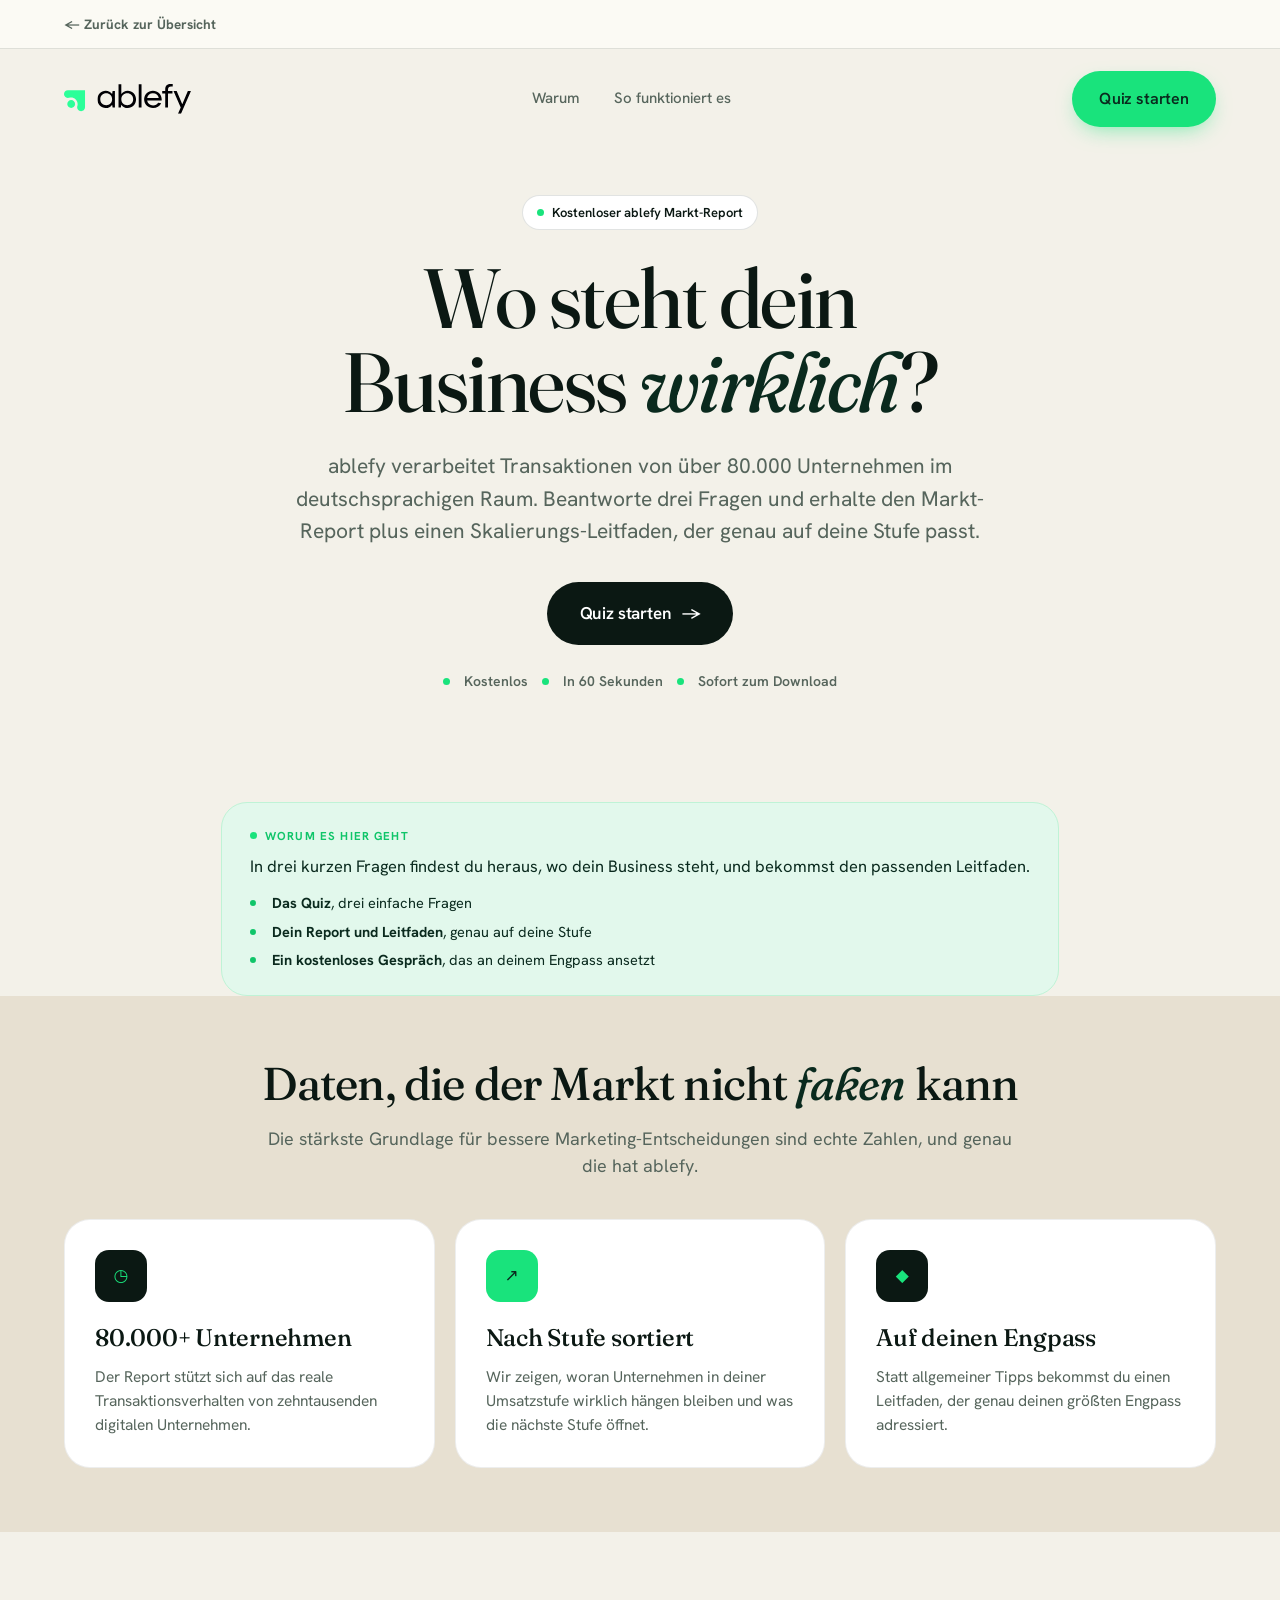
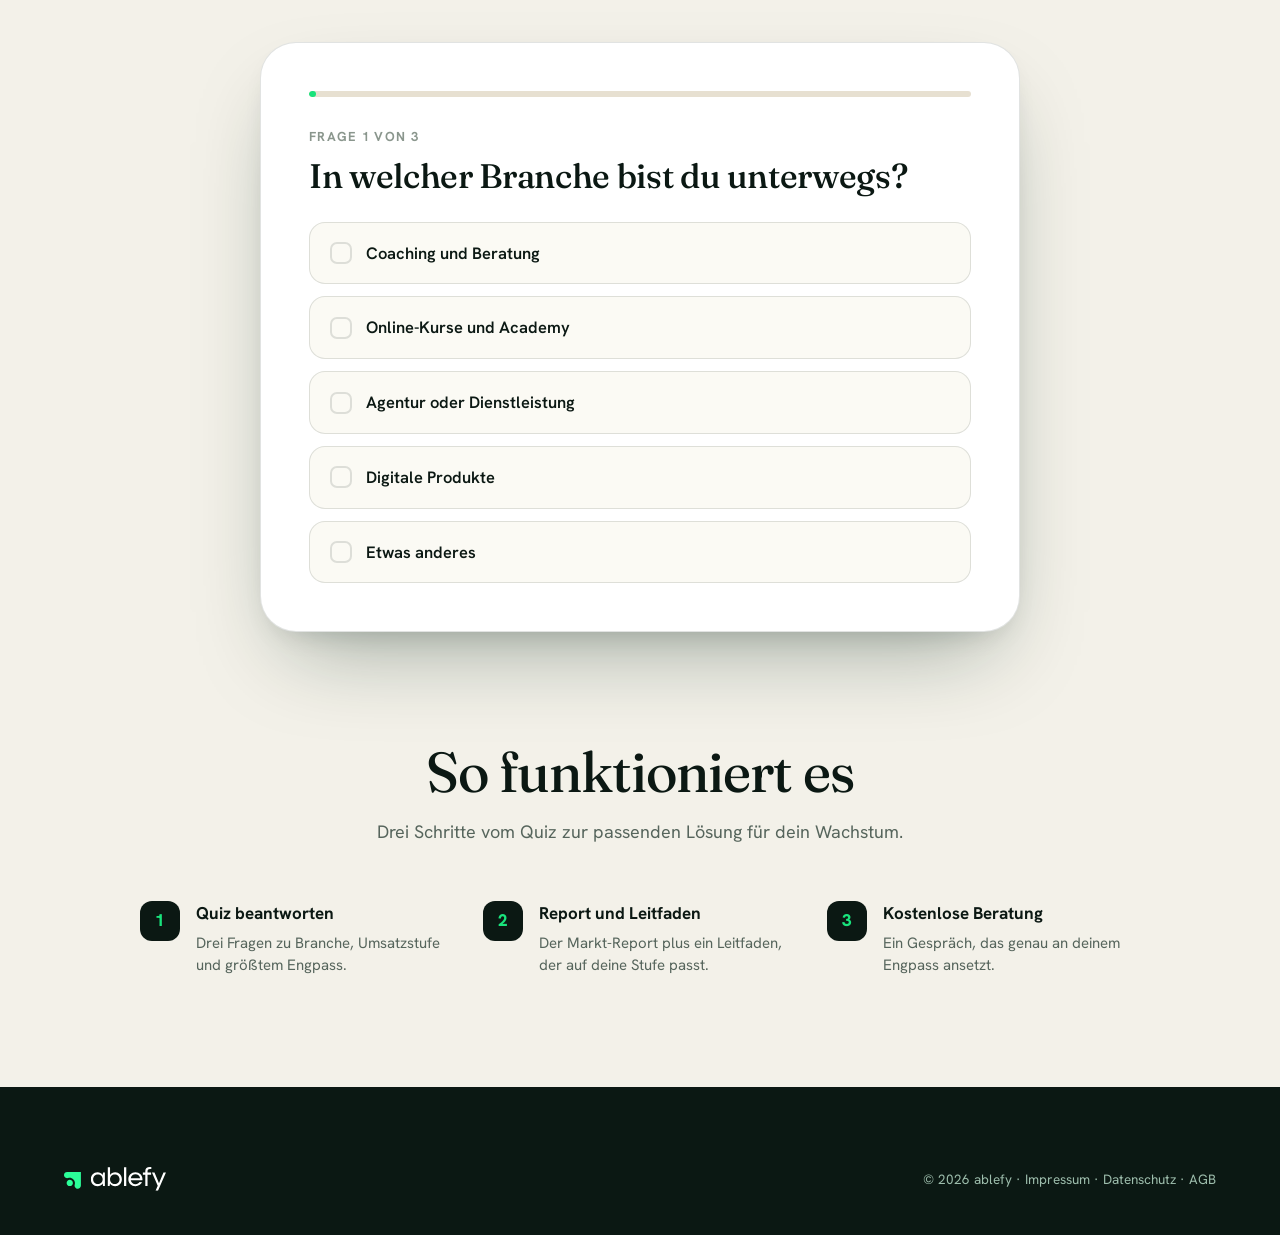
<file: ablefy_freebie_funnel.html>
<!DOCTYPE html>
<html lang="de">
<head>
<meta charset="UTF-8">
<meta name="viewport" content="width=device-width, initial-scale=1.0">
<link rel="icon" type="image/svg+xml" href="assets/favicon.svg">
<meta name="description" content="Beantworte drei Fragen und erhalte den Markt-Report plus einen Skalierungs-Leitfaden für deine Stufe.">
<!-- OG: beim Deploy assets/og-image.jpg + og:url auf absolute URL (https://DOMAIN/...) umstellen -->
<meta property="og:type" content="website">
<meta property="og:title" content="ablefy Markt-Report — Wo steht dein Business wirklich?">
<meta property="og:description" content="Beantworte drei Fragen und erhalte den Markt-Report plus einen Skalierungs-Leitfaden für deine Stufe.">
<meta property="og:image" content="assets/og-image.jpg">
<meta name="twitter:card" content="summary_large_image">
<meta name="twitter:title" content="ablefy Markt-Report — Wo steht dein Business wirklich?">
<meta name="twitter:description" content="Beantworte drei Fragen und erhalte den Markt-Report plus einen Skalierungs-Leitfaden für deine Stufe.">
<meta name="twitter:image" content="assets/og-image.jpg">
<title>ablefy Markt-Report — Wo steht dein Business wirklich?</title>
<link rel="preconnect" href="https://fonts.googleapis.com">
<link rel="preconnect" href="https://fonts.gstatic.com" crossorigin>
<link href="https://fonts.googleapis.com/css2?family=Fraunces:ital,opsz,wght@0,9..144,300..900;1,9..144,300..900&family=Hanken+Grotesk:wght@300..800&display=swap" rel="stylesheet">
<link rel="stylesheet" href="assets/design-system/ablefy.css">
<link rel="stylesheet" href="assets/design-system/ablefy-components.css">
<style>
  html,body{ margin:0; background:var(--paper); }
  .ab .logo img{ height:30px; width:auto; display:block; }
  .ab .step{ display:flex; gap:16px; align-items:flex-start; }
  .ab .step .n{ width:40px;height:40px;border-radius:12px;background:var(--ink);color:var(--spring);display:grid;place-items:center;font-weight:800;flex:0 0 auto; }
  /* quiz */
  .ab .quizbox{ background:var(--paper-3); border:1px solid var(--line); border-radius:var(--r-xl); box-shadow:var(--shadow-lg); padding:48px; max-width:760px; margin:0 auto; }
  .ab .qbar{ height:6px; background:var(--sand); border-radius:var(--r-pill); overflow:hidden; margin-bottom:30px; }
  .ab .qbar i{ display:block; height:100%; background:var(--spring); border-radius:var(--r-pill); transition:width .3s ease; }
  .ab .qstep{ font-size:13px; font-weight:700; letter-spacing:.1em; text-transform:uppercase; color:var(--muted-2); margin-bottom:12px; }
  .ab .qq{ font-family:var(--display); font-weight:500; font-size:34px; letter-spacing:-.01em; line-height:1.1; margin-bottom:26px; }
  .ab .opts{ display:grid; gap:12px; }
  .ab .opt{ text-align:left; padding:18px 20px; border-radius:var(--r-md); border:1px solid var(--line); background:var(--paper-2); font-size:16.5px; font-weight:600; color:var(--ink); display:flex; align-items:center; gap:14px; transition:all .15s ease; }
  .ab .opt:hover{ border-color:var(--ink); transform:translateY(-1px); box-shadow:var(--shadow-sm); }
  .ab .opt .box{ width:22px;height:22px;border-radius:7px;border:2px solid var(--line); flex:0 0 auto; }
  .ab .opt:hover .box{ border-color:var(--spring-deep); background:var(--mint-soft); }
  /* result */
  .ab .result{ display:none; }
  .ab .result.on{ display:block; }
  .ab .quiz.off{ display:none; }
  .ab .tier-badge{ display:inline-flex; align-items:center; gap:8px; padding:8px 16px; border-radius:var(--r-pill); background:var(--spring); color:var(--forest); font-weight:700; font-size:14px; }
  .ab .gift{ display:flex; gap:18px; align-items:flex-start; padding:24px; border-radius:var(--r-lg); background:var(--paper-2); border:1px solid var(--line-2); margin-top:22px; }
  .ab .gift .ic{ width:52px;height:52px;border-radius:14px;background:var(--spring);color:var(--forest);display:grid;place-items:center;flex:0 0 auto;font-size:22px; }
  .ab .field{ width:100%; padding:14px 16px; border-radius:12px; border:1px solid var(--line); background:#fff; color:var(--ink); font:inherit; font-size:15px; }
  @media(max-width:980px){
    .ab .section{ padding:60px 24px; } .ab .nav{ padding:18px 24px; }
    .ab .nav-links{ display:none; } .ab .quizbox{ padding:30px; }
    .ab .qq{ font-size:26px; } .ab h1.display{ font-size:48px !important; }
    .ab .splitw{ grid-template-columns:1fr !important; }
  }
</style>
</head>
<body>
<div class="ab ab-page">

  <div style="border-bottom:1px solid var(--line);padding:11px 64px;background:var(--paper-2)"><a href="index.html" style="color:var(--muted);font-size:13.5px;font-weight:700;display:inline-flex;align-items:center;gap:7px">&#8592; Zurück zur Übersicht</a></div>
  <div class="nav">
    <div class="logo"><img src="assets/ablefy-logo.svg" alt="ablefy"></div>
    <div class="nav-links"><a href="#warum">Warum</a><a href="#ablauf">So funktioniert es</a></div>
    <div class="nav-right"><button class="btn btn-spring" onclick="document.getElementById('quiz').scrollIntoView({behavior:'smooth'})">Quiz starten</button></div>
  </div>

  <!-- HERO -->
  <div style="display:flex;flex-direction:column;align-items:center;text-align:center;padding:46px 64px 70px">
    <span class="chip" style="margin-bottom:26px"><span class="dot"></span>Kostenloser ablefy Markt-Report</span>
    <h1 class="display" style="font-size:84px;max-width:16ch">Wo steht dein Business <em>wirklich</em>?</h1>
    <p class="lede" style="max-width:58ch;text-align:center;margin-top:26px;font-size:21px">ablefy verarbeitet Transaktionen von über 80.000 Unternehmen im deutschsprachigen Raum. Beantworte drei Fragen und erhalte den Markt-Report plus einen Skalierungs-Leitfaden, der genau auf deine Stufe passt.</p>
    <div style="display:flex;gap:14px;margin-top:34px">
      <button class="btn btn-primary btn-lg" onclick="document.getElementById('quiz').scrollIntoView({behavior:'smooth'})">Quiz starten <span class="ar">→</span></button>
    </div>
    <div class="mock-row" style="gap:14px;margin-top:26px;color:var(--muted);font-size:14px;font-weight:600;flex-wrap:wrap;justify-content:center">
      <span class="dot"></span>Kostenlos<span class="dot"></span>In 60 Sekunden<span class="dot"></span>Sofort zum Download
    </div>
  </div>

  <!-- ORIENT -->
  <div class="section" style="padding-top:10px;padding-bottom:0"><div class="wrap" style="display:flex;justify-content:center">
    <div class="orient" style="max-width:860px">
      <div class="ol">Worum es hier geht</div>
      <p>In drei kurzen Fragen findest du heraus, wo dein Business steht, und bekommst den passenden Leitfaden.</p>
      <ul>
        <li><b>Das Quiz</b>, drei einfache Fragen</li>
        <li><b>Dein Report und Leitfaden</b>, genau auf deine Stufe</li>
        <li><b>Ein kostenloses Gespräch</b>, das an deinem Engpass ansetzt</li>
      </ul>
    </div>
  </div></div>

  <!-- WARUM -->
  <div style="background:var(--sand);padding:64px" id="warum">
    <div class="wrap">
      <div class="sec-head" style="margin-bottom:40px"><h2 class="display" style="font-size:46px">Daten, die der Markt nicht <em>faken</em> kann</h2><p>Die stärkste Grundlage für bessere Marketing-Entscheidungen sind echte Zahlen, und genau die hat ablefy.</p></div>
      <div class="feat-grid">
        <div class="feat" style="background:var(--paper-3)"><div class="feat-ico">◷</div><h3>80.000+ Unternehmen</h3><p>Der Report stützt sich auf das reale Transaktionsverhalten von zehntausenden digitalen Unternehmen.</p></div>
        <div class="feat" style="background:var(--paper-3)"><div class="feat-ico spring">↗</div><h3>Nach Stufe sortiert</h3><p>Wir zeigen, woran Unternehmen in deiner Umsatzstufe wirklich hängen bleiben und was die nächste Stufe öffnet.</p></div>
        <div class="feat" style="background:var(--paper-3)"><div class="feat-ico">◆</div><h3>Auf deinen Engpass</h3><p>Statt allgemeiner Tipps bekommst du einen Leitfaden, der genau deinen größten Engpass adressiert.</p></div>
      </div>
    </div>
  </div>

  <!-- QUIZ -->
  <div class="section" id="quiz">
    <div class="wrap">
      <div class="quizbox">
        <!-- QUIZ STATE -->
        <div class="quiz" id="quizPanel">
          <div class="qbar"><i id="qfill" style="width:33%"></i></div>
          <div class="qstep" id="qstep">Frage 1 von 3</div>
          <div class="qq" id="qq"></div>
          <div class="opts" id="opts"></div>
        </div>
        <!-- RESULT STATE -->
        <div class="result" id="resultPanel">
          <div class="tier-badge" id="tierBadge"></div>
          <h2 class="display" id="tierTitle" style="font-size:38px;margin:18px 0 10px"></h2>
          <p style="color:var(--muted);font-size:17px;max-width:54ch" id="tierText"></p>

          <div class="gift">
            <div class="ic">↓</div>
            <div>
              <div style="font-weight:700;font-size:17px" id="giftTitle"></div>
              <p style="color:var(--muted);font-size:15px;margin-top:4px">Dein persönlicher Leitfaden inklusive Bonus-Vorlagen, kostenlos zum Download.</p>
            </div>
          </div>

          <div class="splitw" style="display:grid;grid-template-columns:1fr 1fr;gap:14px;margin-top:22px">
            <input class="field" placeholder="Dein Vorname">
            <input class="field" placeholder="Deine E-Mail">
          </div>
          <button class="btn btn-primary btn-lg" style="width:100%;justify-content:center;margin-top:14px">Report und Leitfaden sichern <span class="ar">→</span></button>

          <div style="margin-top:30px;padding-top:26px;border-top:1px solid var(--line);display:flex;gap:18px;align-items:center">
            <div style="width:60px;height:60px;border-radius:14px;background:var(--forest);color:var(--spring);display:grid;place-items:center;flex:0 0 auto;font-size:22px">▶</div>
            <div>
              <div style="font-weight:700;font-size:16px">Dazu ein kurzes Video von Özkan</div>
              <p style="color:var(--muted);font-size:14.5px;margin-top:2px">Er lädt dich zu einer kostenlosen Beratung ein, die genau an deinem Engpass ansetzt.</p>
            </div>
          </div>
          <button class="btn btn-ghost" style="margin-top:18px" onclick="resetQuiz()">Quiz neu starten</button>
        </div>
      </div>
    </div>
  </div>

  <!-- ABLAUF -->
  <div class="section" style="padding-top:0" id="ablauf">
    <div class="wrap">
      <div class="sec-head"><h2 class="display">So funktioniert es</h2><p>Drei Schritte vom Quiz zur passenden Lösung für dein Wachstum.</p></div>
      <div style="display:grid;grid-template-columns:repeat(3,1fr);gap:30px;max-width:1000px;margin:0 auto">
        <div class="step"><div class="n">1</div><div><div style="font-weight:700;font-size:17px;margin-bottom:5px">Quiz beantworten</div><p style="color:var(--muted);font-size:15px">Drei Fragen zu Branche, Umsatzstufe und größtem Engpass.</p></div></div>
        <div class="step"><div class="n">2</div><div><div style="font-weight:700;font-size:17px;margin-bottom:5px">Report und Leitfaden</div><p style="color:var(--muted);font-size:15px">Der Markt-Report plus ein Leitfaden, der auf deine Stufe passt.</p></div></div>
        <div class="step"><div class="n">3</div><div><div style="font-weight:700;font-size:17px;margin-bottom:5px">Kostenlose Beratung</div><p style="color:var(--muted);font-size:15px">Ein Gespräch, das genau an deinem Engpass ansetzt.</p></div></div>
      </div>
    </div>
  </div>

  <div class="footer">
    <div class="wrap">
      <div style="display:flex;flex-wrap:wrap;justify-content:space-between;gap:24px;align-items:center">
        <img src="assets/ablefy-logo-white.svg" alt="ablefy" style="height:24px">
        <span style="color:var(--on-forest-mut);font-size:13.5px">© 2026 ablefy · Impressum · Datenschutz · AGB</span>
      </div>
    </div>
  </div>

</div>

<script>
(function(){
  const questions = [
    { key:'branche', q:'In welcher Branche bist du unterwegs?',
      opts:['Coaching und Beratung','Online-Kurse und Academy','Agentur oder Dienstleistung','Digitale Produkte','Etwas anderes'] },
    { key:'umsatz', q:'Wie hoch ist dein aktueller Monatsumsatz?',
      opts:['0 bis 10.000 €','10.000 bis 100.000 €','100.000 € bis 1 Million','Mehr als 1 Million'] },
    { key:'engpass', q:'Was ist gerade dein größter Engpass?',
      opts:['Zu wenige Leads','Schwache Conversion','Team und Prozesse','Sauber skalieren'] },
  ];
  const tiers = {
    0:{ badge:'Stufe 1 · Fundament', title:'Dein Fundament-Leitfaden: von 0 auf 10k',
        text:'In deiner Stufe entscheidet ein sauberes Fundament über das Tempo. Der Leitfaden zeigt, wie du Angebot, Checkout und erste Automatisierung so aufsetzt, dass Wachstum überhaupt möglich wird.',
        gift:'Leitfaden „Von 0 auf 10k" plus Setup-Checkliste' },
    1:{ badge:'Stufe 2 · Skalierung', title:'Dein Skalierungs-Leitfaden: von 10k auf 100k',
        text:'Ab dieser Stufe bricht dein Prozess an den bekannten Stellen, also bei Angeboten, Provisionen und Tools. Der Leitfaden zeigt, wie du diese Bruchstellen schließt und planbar auf 100k zugehst.',
        gift:'Leitfaden „Von 10k auf 100k" plus Provisions-Vorlage' },
    2:{ badge:'Stufe 3 · Wachstum', title:'Dein Wachstums-Leitfaden: von 100k auf 1 Million',
        text:'Auf diesem Level zählt Infrastruktur. Der Leitfaden zeigt, wie du Team, Zahlungen und Reporting in ein System bringst und damit endlos skalierst, ohne dass die Verwaltung mitwächst.',
        gift:'Leitfaden „Von 100k auf 1 Million" plus Skalierungs-Framework' },
  };
  let step=0; const answers={};
  const qq=document.getElementById('qq'), opts=document.getElementById('opts'),
        qstep=document.getElementById('qstep'), qfill=document.getElementById('qfill'),
        quizPanel=document.getElementById('quizPanel'), resultPanel=document.getElementById('resultPanel');

  function render(){
    const cur=questions[step];
    qstep.textContent='Frage '+(step+1)+' von '+questions.length;
    qfill.style.width=Math.round((step)/questions.length*100+1)+'%';
    qq.textContent=cur.q;
    opts.innerHTML='';
    cur.opts.forEach((o,i)=>{
      const b=document.createElement('button');
      b.className='opt'; b.innerHTML='<span class="box"></span>'+o;
      b.onclick=()=>choose(cur.key,i);
      opts.appendChild(b);
    });
  }
  function choose(key,i){
    answers[key]=i;
    if(step<questions.length-1){ step++; render(); }
    else showResult();
  }
  function tierFromUmsatz(i){ return i>=2?2:i; } // 0->1, 1->2, 2&3->3
  function showResult(){
    qfill.style.width='100%';
    const t=tiers[tierFromUmsatz(answers.umsatz??0)];
    document.getElementById('tierBadge').textContent=t.badge;
    document.getElementById('tierTitle').textContent=t.title;
    document.getElementById('tierText').textContent=t.text;
    document.getElementById('giftTitle').textContent=t.gift;
    quizPanel.classList.add('off'); resultPanel.classList.add('on');
  }
  window.resetQuiz=function(){ step=0; for(const k in answers) delete answers[k];
    quizPanel.classList.remove('off'); resultPanel.classList.remove('on'); render(); };
  render();
})();
</script>
</body>
</html>
</file>
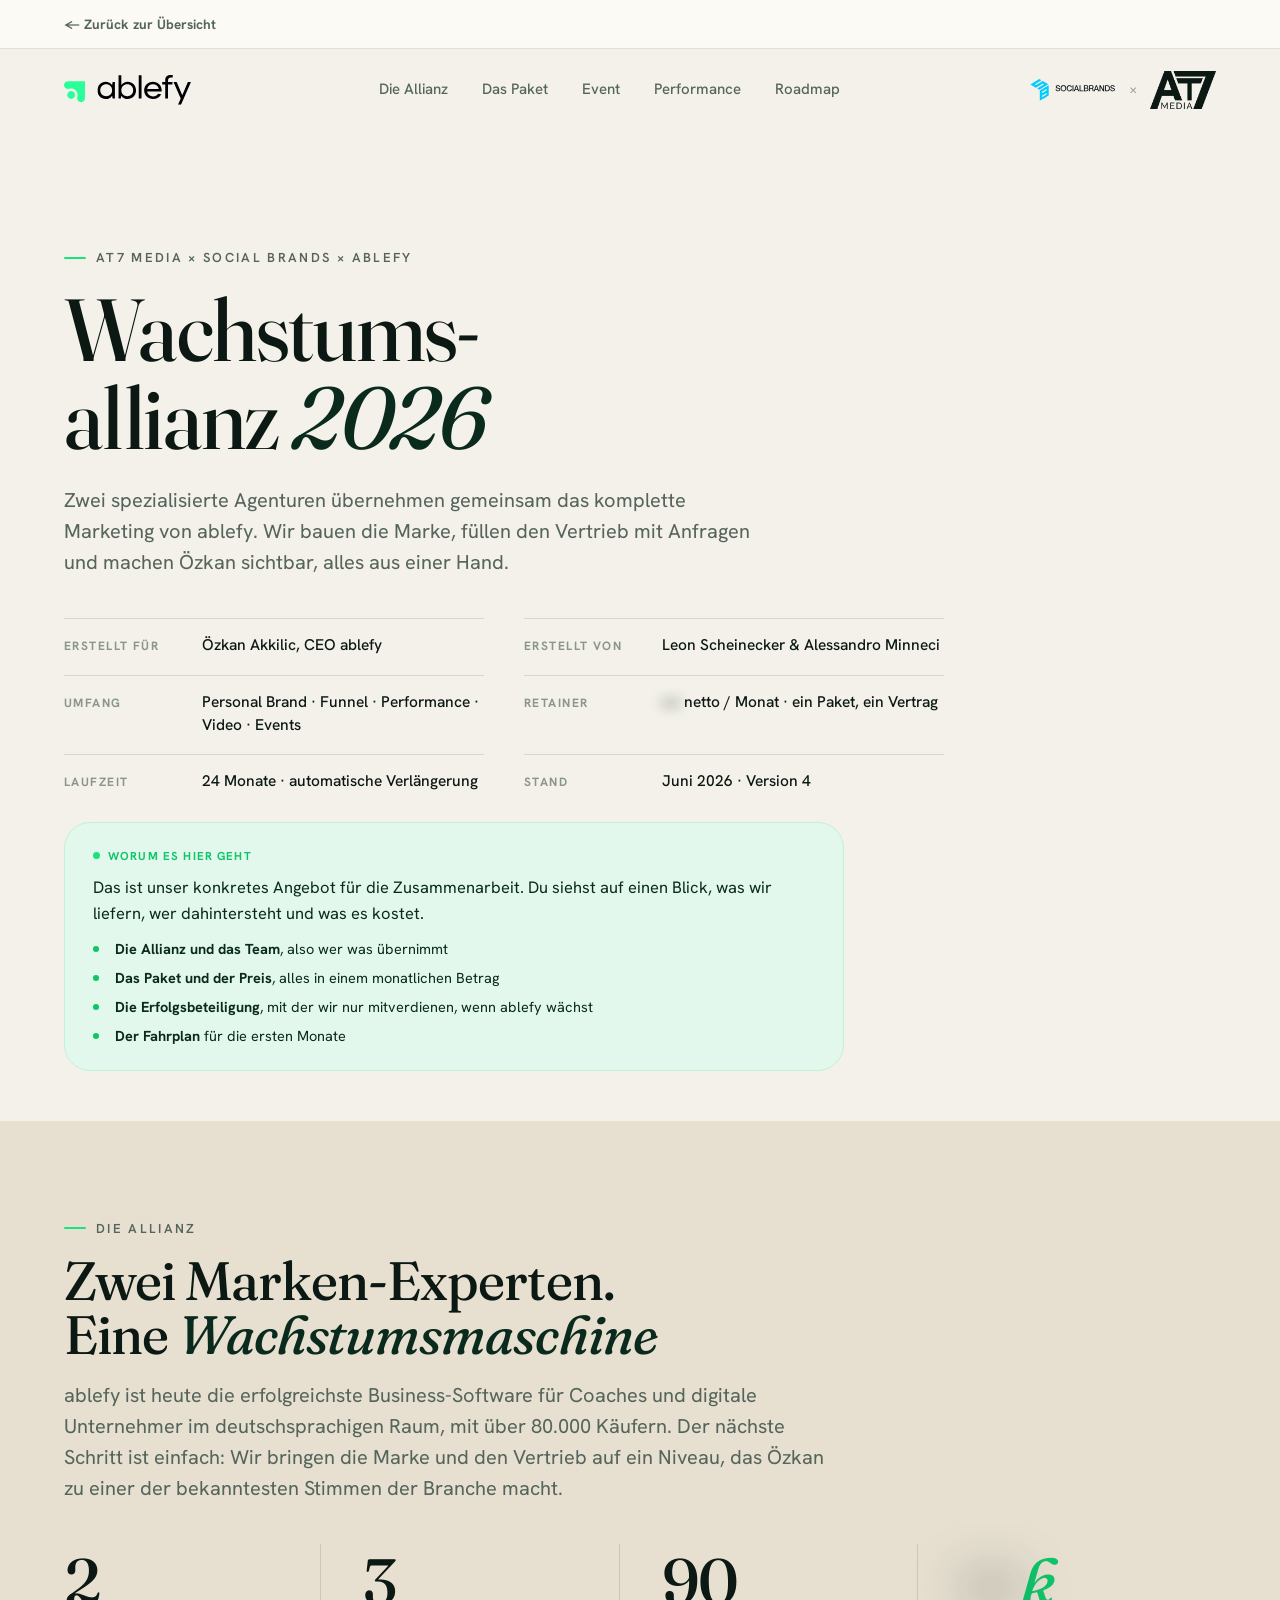
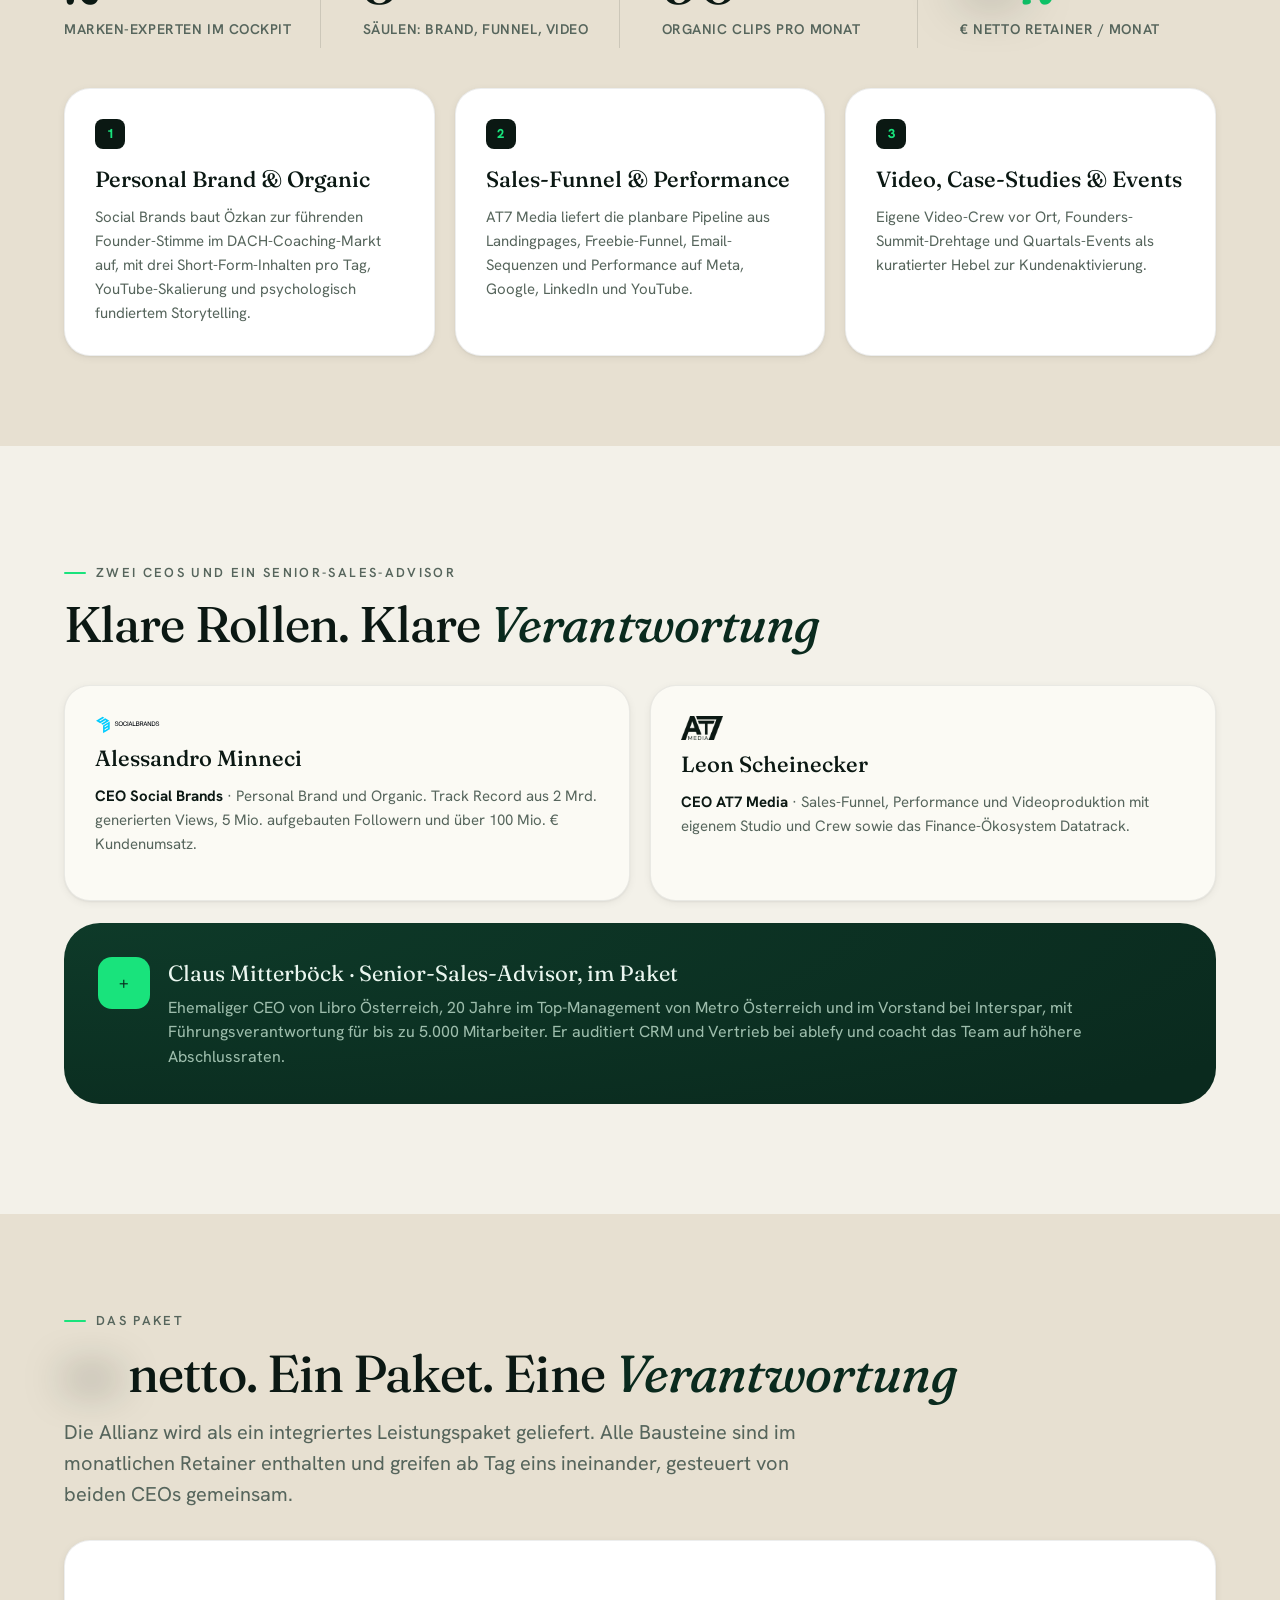
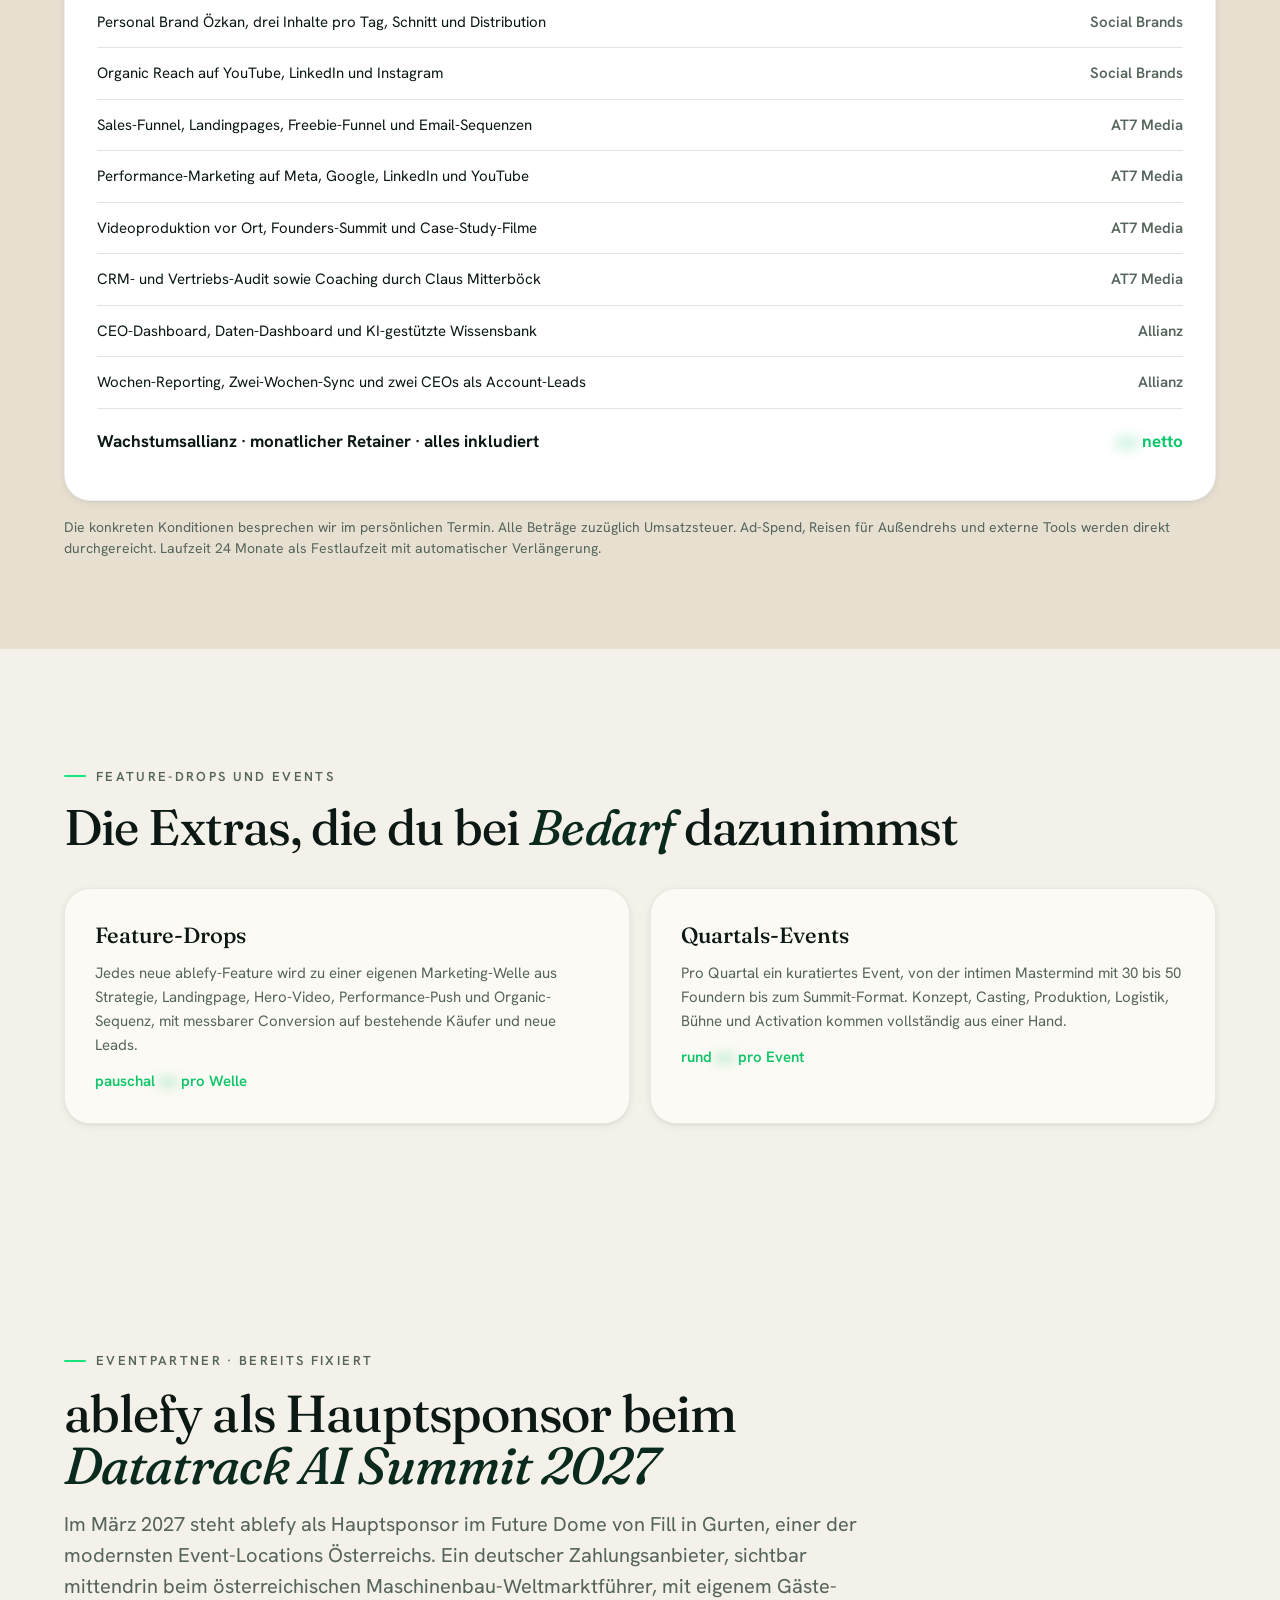
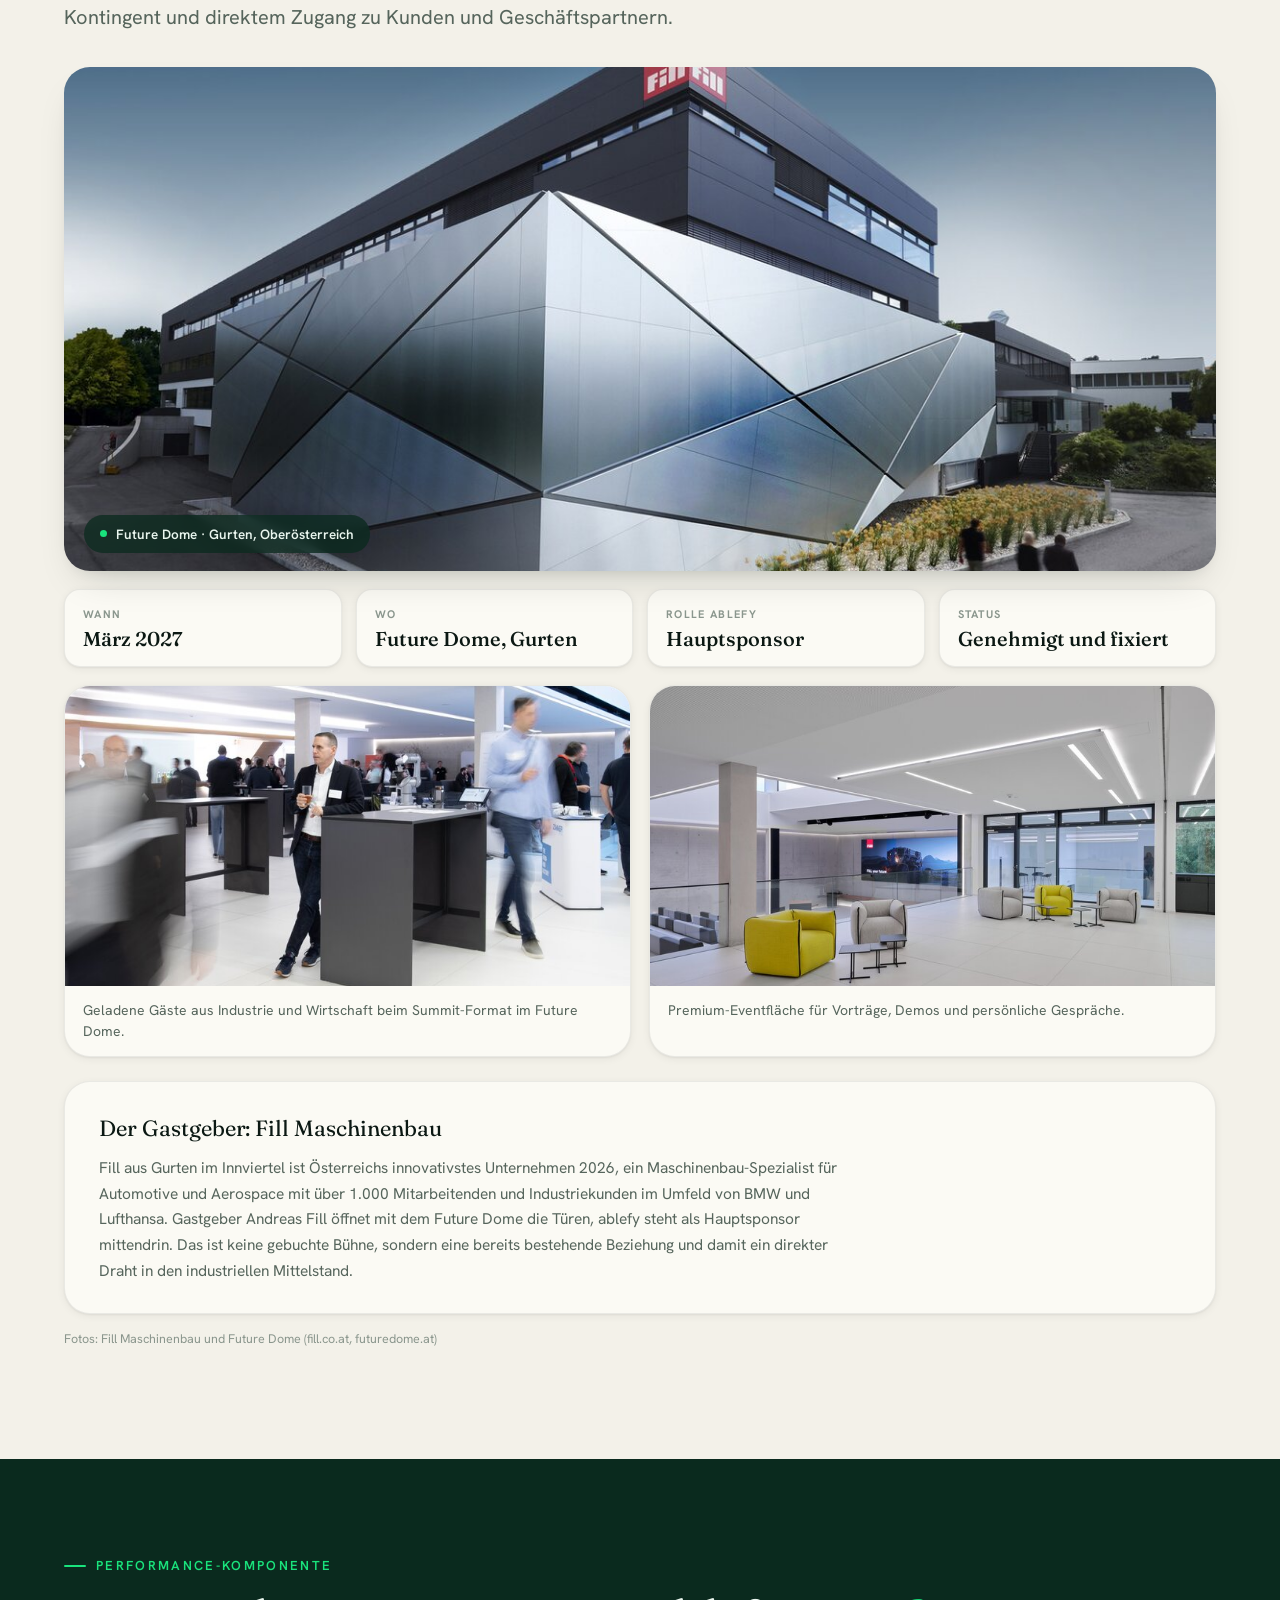
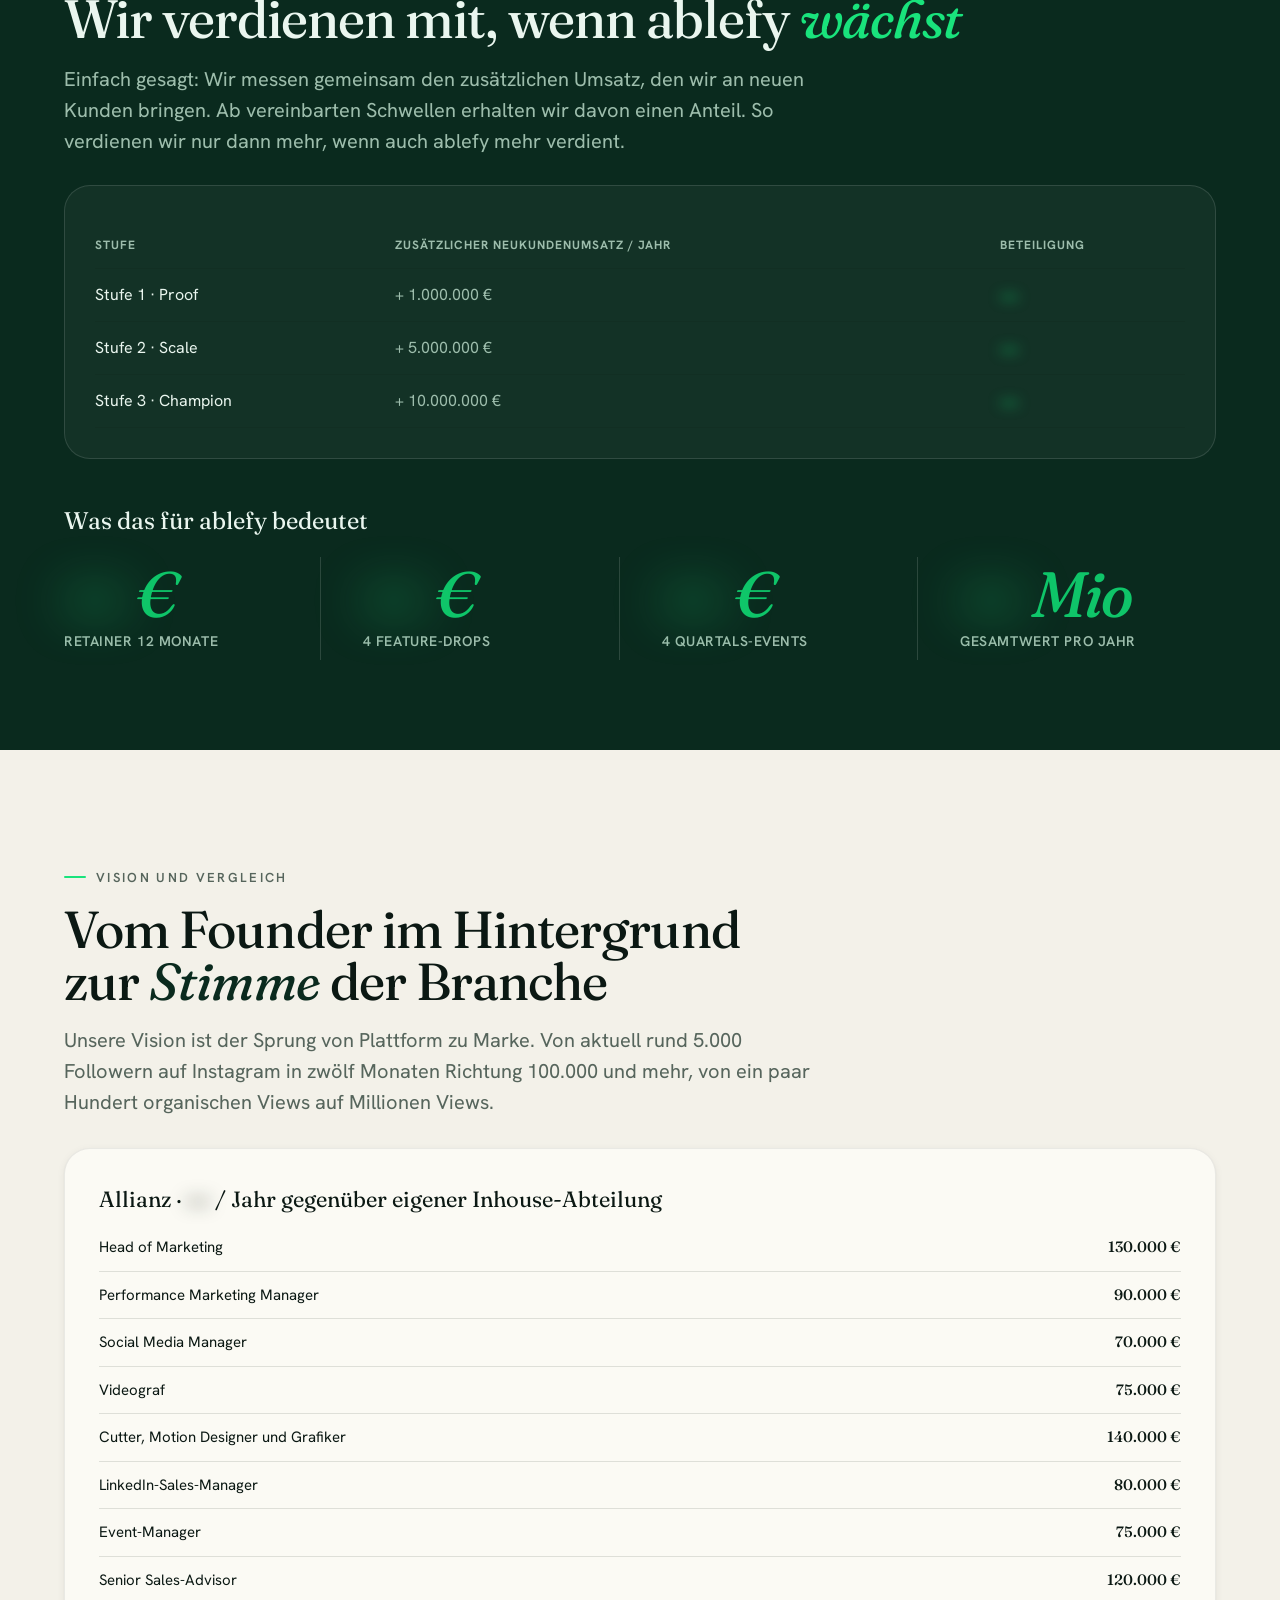
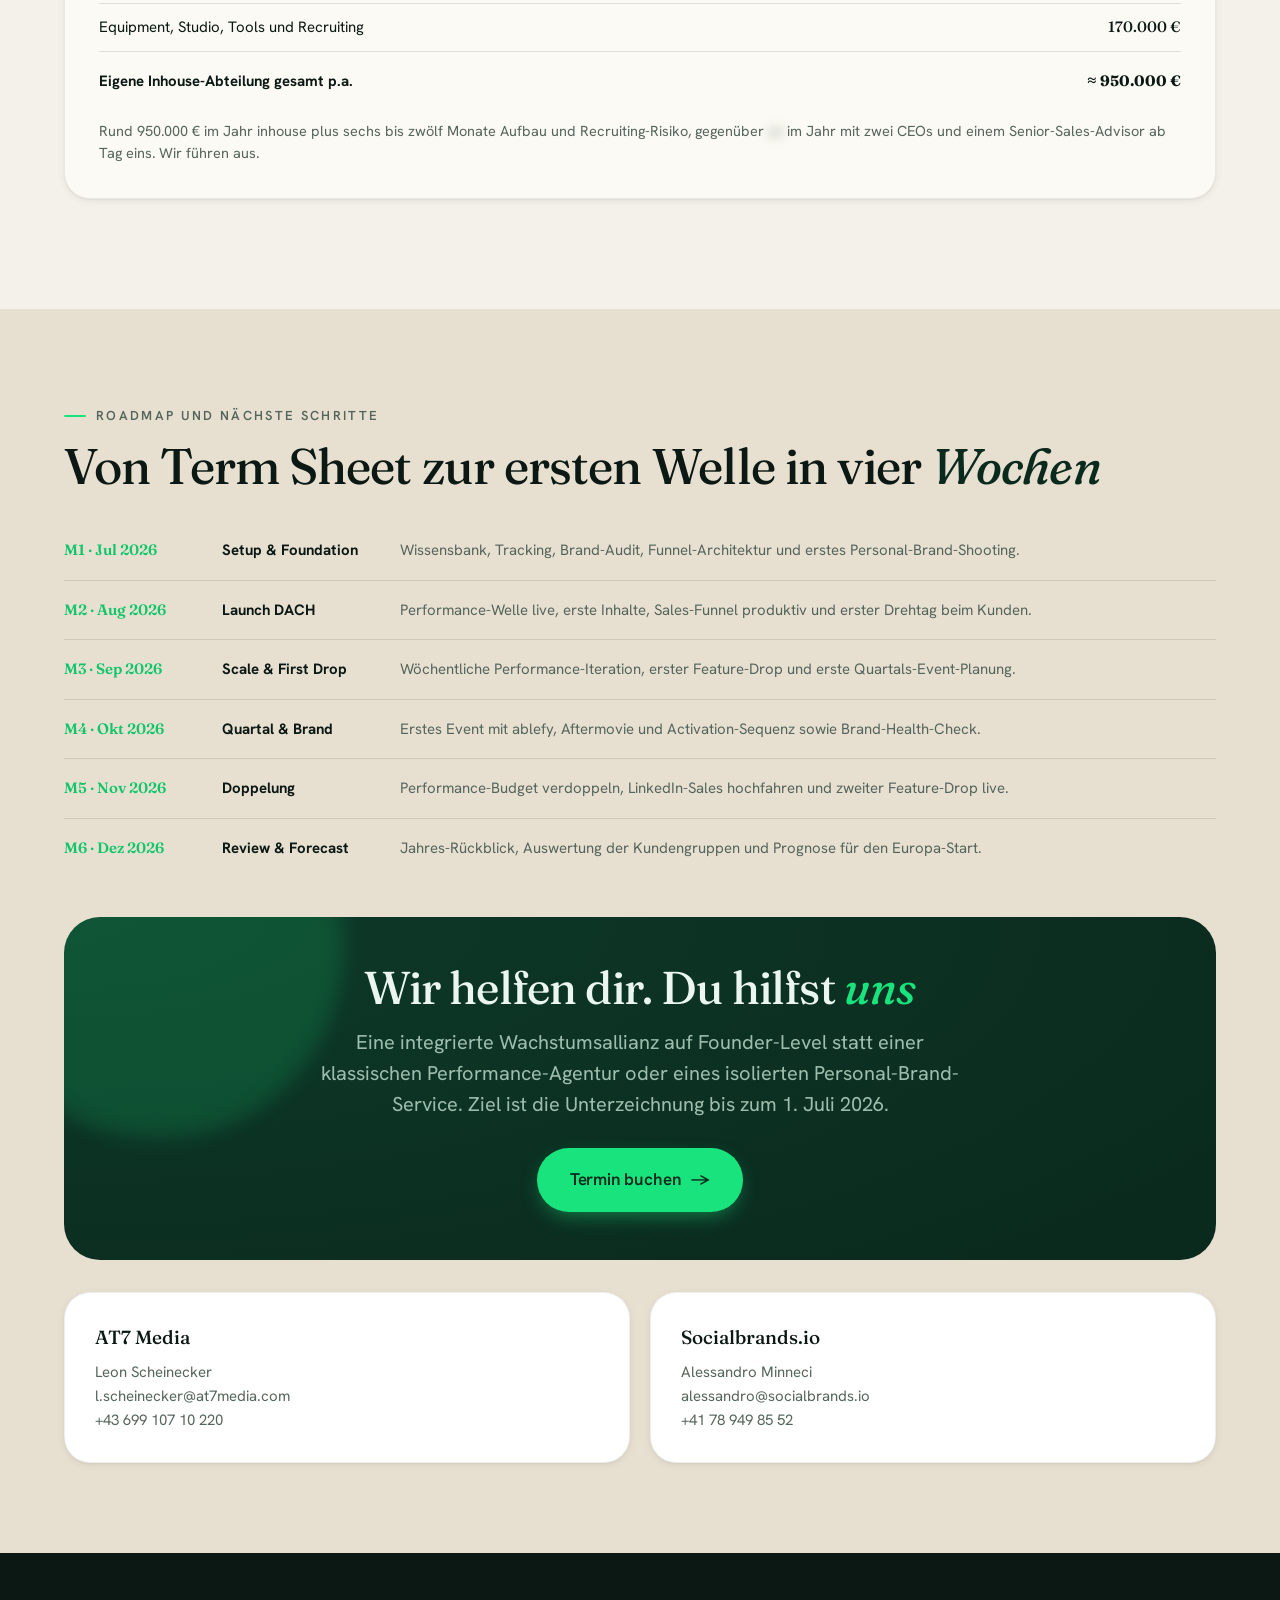
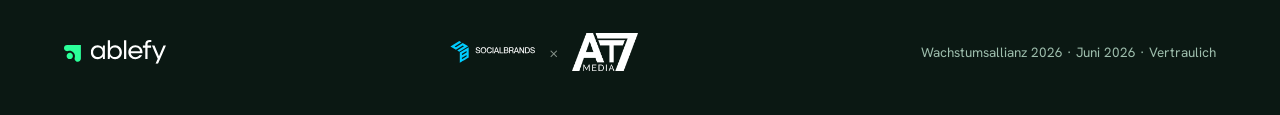
<file: ablefy_pitch_wachstumsallianz.html>
<!DOCTYPE html>
<html lang="de">
<head>
<meta charset="UTF-8">
<meta name="viewport" content="width=device-width, initial-scale=1.0">
<link rel="icon" type="image/svg+xml" href="assets/favicon.svg">
<meta name="description" content="Das Paket, die Erfolgsbeteiligung und der Fahrplan über zwölf Monate für ablefy.">
<!-- OG: beim Deploy assets/og-image.jpg + og:url auf absolute URL (https://DOMAIN/...) umstellen -->
<meta property="og:type" content="website">
<meta property="og:title" content="Wachstumsallianz 2026 — Das Angebot">
<meta property="og:description" content="Das Paket, die Erfolgsbeteiligung und der Fahrplan über zwölf Monate für ablefy.">
<meta property="og:image" content="assets/og-image.jpg">
<meta name="twitter:card" content="summary_large_image">
<meta name="twitter:title" content="Wachstumsallianz 2026 — Das Angebot">
<meta name="twitter:description" content="Das Paket, die Erfolgsbeteiligung und der Fahrplan über zwölf Monate für ablefy.">
<meta name="twitter:image" content="assets/og-image.jpg">
<title>Wachstumsallianz 2026 — AT7 Media × Social Brands × ablefy</title>
<link rel="preconnect" href="https://fonts.googleapis.com">
<link rel="preconnect" href="https://fonts.gstatic.com" crossorigin>
<link href="https://fonts.googleapis.com/css2?family=Fraunces:ital,opsz,wght@0,9..144,300..900;1,9..144,300..900&family=Hanken+Grotesk:wght@300..800&display=swap" rel="stylesheet">
<link rel="stylesheet" href="assets/design-system/ablefy.css">
<link rel="stylesheet" href="assets/design-system/ablefy-components.css">
<style>
  html,body{ margin:0; background:var(--paper); }
  .ab .logo img{ height:30px; width:auto; display:block; }
  .ab .partners{ display:inline-flex; align-items:center; gap:13px; }
  .ab .partners img.sb{ height:24px; } .ab .partners img.at7{ height:38px; }
  .ab .partners img.at7.dark{ filter:none; }
  .ab .partners .x{ color:var(--muted-2); font-weight:300; }
  .ab .meta{ display:grid; grid-template-columns:1fr 1fr; gap:18px 40px; margin-top:40px; max-width:880px; }
  .ab .meta .row{ display:flex; gap:18px; align-items:baseline; border-top:1px solid var(--line); padding-top:14px; }
  .ab .meta .k{ font-size:12px; letter-spacing:.12em; text-transform:uppercase; color:var(--muted-2); font-weight:700; width:120px; flex:0 0 auto; }
  .ab .meta .v{ font-size:15.5px; color:var(--ink); font-weight:500; }
  .ab .pcard{ background:var(--paper-2); border:1px solid var(--line-2); border-radius:var(--r-lg); padding:30px; box-shadow:var(--shadow-sm); }
  .ab .pcard h3{ font-family:var(--display); font-weight:500; font-size:22px; margin-bottom:9px; }
  .ab .pcard p{ color:var(--muted); font-size:15px; line-height:1.6; }
  .ab .pcard .num{ width:30px;height:30px;border-radius:8px;background:var(--ink);color:var(--spring);display:grid;place-items:center;font-weight:800;font-size:13px;margin-bottom:14px; }
  .ab .dealcard{ background:var(--forest); color:var(--on-forest); border-radius:var(--r-lg); padding:34px; box-shadow:var(--shadow-lg); }
  .ab .dealcard .amt{ font-family:var(--display); font-weight:500; font-size:50px; color:#fff; line-height:1; }
  .ab .tier-tbl{ width:100%; border-collapse:collapse; margin-top:6px; }
  .ab .tier-tbl th,.ab .tier-tbl td{ text-align:left; padding:14px 0; border-bottom:1px solid var(--line); font-size:16px; }
  .ab .tier-tbl th{ font-size:12px; letter-spacing:.08em; text-transform:uppercase; color:var(--muted-2); font-weight:700; }
  .ab .tier-tbl td.amt{ font-family:var(--display); color:var(--spring-deep); font-weight:600; }
  .ab .pkg{ width:100%; border-collapse:collapse; margin-top:24px; }
  .ab .pkg td{ padding:14px 0; border-bottom:1px solid var(--line); font-size:15px; vertical-align:top; }
  .ab .pkg td.who{ text-align:right; color:var(--muted); font-weight:600; white-space:nowrap; width:160px; }
  .ab .pkg tr.total td{ border-bottom:none; padding-top:20px; font-weight:700; font-size:17px; }
  .ab .compare{ width:100%; border-collapse:collapse; margin-top:8px; }
  .ab .compare td{ padding:12px 0; border-bottom:1px solid var(--line); font-size:15px; }
  .ab .compare td.eur{ text-align:right; font-family:var(--display); color:var(--ink); font-weight:500; white-space:nowrap; }
  .ab .compare tr.sum td{ border-bottom:none; padding-top:18px; font-weight:700; }
  .ab .road{ display:grid; grid-template-columns:140px 160px 1fr; gap:18px; padding:18px 0; border-top:1px solid var(--line); font-size:15px; }
  .ab .road:first-of-type{ border-top:none; }
  .ab .road .m{ font-family:var(--display); font-weight:600; color:var(--spring-deep); }
  .ab .road .ph{ font-weight:700; } .ab .road .d{ color:var(--muted); }
  .ab .forestbox{ background:radial-gradient(120% 140% at 0% 0%, var(--forest-2), var(--forest)); border-radius:var(--r-xl); padding:48px; color:var(--on-forest); position:relative; overflow:hidden; }
  .ab .forestbox .display{ color:var(--on-forest); }
  /* ---- Eventpartner / Offline-Event section ---- */
  .ab .evt-hero{ position:relative; border-radius:var(--r-lg); overflow:hidden; box-shadow:var(--shadow-md); aspect-ratio:16/7; }
  .ab .evt-hero img{ width:100%; height:100%; object-fit:cover; display:block; }
  .ab .evt-cap{ position:absolute; left:20px; bottom:18px; display:inline-flex; align-items:center; gap:9px; background:rgba(10,42,30,.74); color:var(--on-forest); padding:9px 16px; border-radius:var(--r-pill); font-size:13.5px; font-weight:600; backdrop-filter:blur(6px); }
  .ab .evt-facts{ display:grid; grid-template-columns:repeat(4,1fr); gap:14px; margin-top:18px; }
  .ab .evt-chip{ background:var(--paper-2); border:1px solid var(--line-2); border-radius:var(--r-md); padding:16px 18px; box-shadow:var(--shadow-sm); }
  .ab .evt-chip .ek{ font-size:11px; letter-spacing:.12em; text-transform:uppercase; color:var(--muted-2); font-weight:700; }
  .ab .evt-chip .ev{ font-family:var(--display); font-weight:520; font-size:20px; color:var(--ink); margin-top:6px; line-height:1.1; }
  .ab .evt-grid{ display:grid; grid-template-columns:1fr 1fr; gap:18px; margin-top:18px; }
  .ab .evt-shot{ margin:0; border-radius:var(--r-lg); overflow:hidden; border:1px solid var(--line-2); background:var(--paper-2); box-shadow:var(--shadow-sm); }
  .ab .evt-shot img{ width:100%; height:300px; object-fit:cover; display:block; }
  .ab .evt-shot figcaption{ padding:14px 18px; color:var(--muted); font-size:14px; line-height:1.5; }
  @media(max-width:980px){
    .ab .section{ padding:58px 26px; } .ab .nav{ padding:18px 26px; } .ab .nav-right{ display:none; }
    .ab .feat-grid{ grid-template-columns:1fr !important; } .ab .meta{ grid-template-columns:1fr; }
    .ab .road{ grid-template-columns:1fr; gap:6px; } .ab .pkg td.who{ width:auto; }
    .ab h1.display{ font-size:48px !important; }
    .ab .evt-facts{ grid-template-columns:1fr 1fr; } .ab .evt-grid{ grid-template-columns:1fr; }
    .ab .evt-shot img{ height:220px; }
  }
</style>
</head>
<body>
<div class="ab ab-page">

  <div style="border-bottom:1px solid var(--line);padding:11px 64px;background:var(--paper-2)"><a href="index.html" style="color:var(--muted);font-size:13.5px;font-weight:700;display:inline-flex;align-items:center;gap:7px">&#8592; Zurück zur Übersicht</a></div>
  <div class="nav">
    <div class="logo"><img src="assets/ablefy-logo.svg" alt="ablefy"></div>
    <div class="nav-links"><a href="#allianz">Die Allianz</a><a href="#model">Das Paket</a><a href="#event">Event</a><a href="#performance">Performance</a><a href="#roadmap">Roadmap</a></div>
    <div class="nav-right partners"><img class="sb" src="assets/sb-logo-wordmark.svg" alt="Social Brands"><span class="x">×</span><img class="at7" src="assets/at7-logo-dark.png" alt="AT7 Media"></div>
  </div>

  <!-- COVER -->
  <div class="section" style="padding-bottom:50px">
    <div class="wrap">
      <span class="eyebrow">AT7 Media × Social Brands × ablefy</span>
      <h1 class="display" style="font-size:88px;max-width:13ch;margin-top:18px">Wachstums&shy;allianz <em>2026</em></h1>
      <p class="lede" style="max-width:64ch;margin-top:24px;font-size:20px">Zwei spezialisierte Agenturen übernehmen gemeinsam das komplette Marketing von ablefy. Wir bauen die Marke, füllen den Vertrieb mit Anfragen und machen Özkan sichtbar, alles aus einer Hand.</p>
      <div class="meta">
        <div class="row"><div class="k">Erstellt für</div><div class="v">Özkan Akkilic, CEO ablefy</div></div>
        <div class="row"><div class="k">Erstellt von</div><div class="v">Leon Scheinecker &amp; Alessandro Minneci</div></div>
        <div class="row"><div class="k">Umfang</div><div class="v">Personal Brand · Funnel · Performance · Video · Events</div></div>
        <div class="row"><div class="k">Retainer</div><div class="v"><span class="bp">•••</span> netto / Monat · ein Paket, ein Vertrag</div></div>
        <div class="row"><div class="k">Laufzeit</div><div class="v">24 Monate · automatische Verlängerung</div></div>
        <div class="row"><div class="k">Stand</div><div class="v">Juni 2026 · Version 4</div></div>
      </div>
      <div class="orient">
        <div class="ol">Worum es hier geht</div>
        <p>Das ist unser konkretes Angebot für die Zusammenarbeit. Du siehst auf einen Blick, was wir liefern, wer dahintersteht und was es kostet.</p>
        <ul>
          <li><b>Die Allianz und das Team</b>, also wer was übernimmt</li>
          <li><b>Das Paket und der Preis</b>, alles in einem monatlichen Betrag</li>
          <li><b>Die Erfolgsbeteiligung</b>, mit der wir nur mitverdienen, wenn ablefy wächst</li>
          <li><b>Der Fahrplan</b> für die ersten Monate</li>
        </ul>
      </div>
    </div>
  </div>

  <!-- ALLIANZ -->
  <div style="background:var(--sand);padding:90px 64px" id="allianz">
    <div class="wrap">
      <span class="eyebrow">Die Allianz</span>
      <h2 class="display" style="font-size:54px;margin-top:16px">Zwei Marken-Experten. Eine <em>Wachstumsmaschine</em></h2>
      <p class="lede" style="max-width:70ch;margin-top:18px">ablefy ist heute die erfolgreichste Business-Software für Coaches und digitale Unternehmer im deutschsprachigen Raum, mit über 80.000 Käufern. Der nächste Schritt ist einfach: Wir bringen die Marke und den Vertrieb auf ein Niveau, das Özkan zu einer der bekanntesten Stimmen der Branche macht.</p>
      <div class="stats" style="margin-top:40px">
        <div class="stat"><div class="num">2</div><div class="lab">Marken-Experten im Cockpit</div></div>
        <div class="stat"><div class="num">3</div><div class="lab">Säulen: Brand, Funnel, Video</div></div>
        <div class="stat"><div class="num">90</div><div class="lab">Organic Clips pro Monat</div></div>
        <div class="stat"><div class="num"><span class="bp">•••</span><em>k</em></div><div class="lab">€ netto Retainer / Monat</div></div>
      </div>
      <div class="feat-grid" style="margin-top:40px">
        <div class="pcard" style="background:var(--paper-3)"><div class="num">1</div><h3>Personal Brand &amp; Organic</h3><p>Social Brands baut Özkan zur führenden Founder-Stimme im DACH-Coaching-Markt auf, mit drei Short-Form-Inhalten pro Tag, YouTube-Skalierung und psychologisch fundiertem Storytelling.</p></div>
        <div class="pcard" style="background:var(--paper-3)"><div class="num">2</div><h3>Sales-Funnel &amp; Performance</h3><p>AT7 Media liefert die planbare Pipeline aus Landingpages, Freebie-Funnel, Email-Sequenzen und Performance auf Meta, Google, LinkedIn und YouTube.</p></div>
        <div class="pcard" style="background:var(--paper-3)"><div class="num">3</div><h3>Video, Case-Studies &amp; Events</h3><p>Eigene Video-Crew vor Ort, Founders-Summit-Drehtage und Quartals-Events als kuratierter Hebel zur Kundenaktivierung.</p></div>
      </div>
    </div>
  </div>

  <!-- CEOs -->
  <div class="section">
    <div class="wrap">
      <span class="eyebrow">Zwei CEOs und ein Senior-Sales-Advisor</span>
      <h2 class="display" style="font-size:50px;margin-top:16px">Klare Rollen. Klare <em>Verantwortung</em></h2>
      <div class="feat-grid" style="grid-template-columns:1fr 1fr;margin-top:36px">
        <div class="pcard">
          <div style="margin-bottom:8px"><img src="assets/sb-logo-wordmark.svg" alt="Social Brands" style="height:18px"></div>
          <h3>Alessandro Minneci</h3>
          <p style="margin-bottom:14px"><b style="color:var(--ink)">CEO Social Brands</b> · Personal Brand und Organic. Track Record aus 2 Mrd. generierten Views, 5 Mio. aufgebauten Followern und über 100 Mio. € Kundenumsatz.</p>
        </div>
        <div class="pcard">
          <div style="margin-bottom:8px"><img src="assets/at7-logo-dark.png" alt="AT7 Media" style="height:24px"></div>
          <h3>Leon Scheinecker</h3>
          <p style="margin-bottom:14px"><b style="color:var(--ink)">CEO AT7 Media</b> · Sales-Funnel, Performance und Videoproduktion mit eigenem Studio und Crew sowie das Finance-Ökosystem Datatrack.</p>
        </div>
      </div>
      <div class="forestbox" style="margin-top:22px;padding:34px">
        <div style="display:flex;gap:18px;align-items:flex-start;position:relative">
          <div class="feat-ico spring" style="margin:0;flex:0 0 auto">+</div>
          <div><h3 class="serif" style="color:var(--on-forest);font-size:22px;margin-bottom:6px">Claus Mitterböck · Senior-Sales-Advisor, im Paket</h3><p class="lede" style="color:var(--on-forest-mut);max-width:none;font-size:16px">Ehemaliger CEO von Libro Österreich, 20 Jahre im Top-Management von Metro Österreich und im Vorstand bei Interspar, mit Führungsverantwortung für bis zu 5.000 Mitarbeiter. Er auditiert CRM und Vertrieb bei ablefy und coacht das Team auf höhere Abschlussraten.</p></div>
        </div>
      </div>
    </div>
  </div>

  <!-- OPERATING MODEL -->
  <div style="background:var(--sand);padding:90px 64px" id="model">
    <div class="wrap">
      <span class="eyebrow">Das Paket</span>
      <h2 class="display" style="font-size:52px;margin-top:16px"><span class="bp">•••</span> netto. Ein Paket. Eine <em>Verantwortung</em></h2>
      <p class="lede" style="max-width:70ch;margin-top:18px">Die Allianz wird als ein integriertes Leistungspaket geliefert. Alle Bausteine sind im monatlichen Retainer enthalten und greifen ab Tag eins ineinander, gesteuert von beiden CEOs gemeinsam.</p>
      <div class="card" style="margin-top:30px;padding:32px;background:var(--paper-3)">
        <table class="pkg">
          <tr><td>Personal Brand Özkan, drei Inhalte pro Tag, Schnitt und Distribution</td><td class="who">Social Brands</td></tr>
          <tr><td>Organic Reach auf YouTube, LinkedIn und Instagram</td><td class="who">Social Brands</td></tr>
          <tr><td>Sales-Funnel, Landingpages, Freebie-Funnel und Email-Sequenzen</td><td class="who">AT7 Media</td></tr>
          <tr><td>Performance-Marketing auf Meta, Google, LinkedIn und YouTube</td><td class="who">AT7 Media</td></tr>
          <tr><td>Videoproduktion vor Ort, Founders-Summit und Case-Study-Filme</td><td class="who">AT7 Media</td></tr>
          <tr><td>CRM- und Vertriebs-Audit sowie Coaching durch Claus Mitterböck</td><td class="who">AT7 Media</td></tr>
          <tr><td>CEO-Dashboard, Daten-Dashboard und KI-gestützte Wissensbank</td><td class="who">Allianz</td></tr>
          <tr><td>Wochen-Reporting, Zwei-Wochen-Sync und zwei CEOs als Account-Leads</td><td class="who">Allianz</td></tr>
          <tr class="total"><td>Wachstumsallianz · monatlicher Retainer · alles inkludiert</td><td class="who" style="color:var(--spring-deep)"><span class="bp">•••</span> netto</td></tr>
        </table>
      </div>
      <p style="color:var(--muted);font-size:14px;margin-top:16px">Die konkreten Konditionen besprechen wir im persönlichen Termin. Alle Beträge zuzüglich Umsatzsteuer. Ad-Spend, Reisen für Außendrehs und externe Tools werden direkt durchgereicht. Laufzeit 24 Monate als Festlaufzeit mit automatischer Verlängerung.</p>
    </div>
  </div>

  <!-- FEATURE DROPS & EVENTS -->
  <div class="section">
    <div class="wrap">
      <span class="eyebrow">Feature-Drops und Events</span>
      <h2 class="display" style="font-size:50px;margin-top:16px">Die Extras, die du bei <em>Bedarf</em> dazunimmst</h2>
      <div class="feat-grid" style="grid-template-columns:1fr 1fr;margin-top:36px">
        <div class="pcard"><h3>Feature-Drops</h3><p>Jedes neue ablefy-Feature wird zu einer eigenen Marketing-Welle aus Strategie, Landingpage, Hero-Video, Performance-Push und Organic-Sequenz, mit messbarer Conversion auf bestehende Käufer und neue Leads.</p><p style="color:var(--spring-deep);font-weight:600;margin-top:12px">pauschal <span class="bp">•••</span> pro Welle</p></div>
        <div class="pcard"><h3>Quartals-Events</h3><p>Pro Quartal ein kuratiertes Event, von der intimen Mastermind mit 30 bis 50 Foundern bis zum Summit-Format. Konzept, Casting, Produktion, Logistik, Bühne und Activation kommen vollständig aus einer Hand.</p><p style="color:var(--spring-deep);font-weight:600;margin-top:12px">rund <span class="bp">•••</span> pro Event</p></div>
      </div>
    </div>
  </div>

  <!-- EVENTPARTNER / OFFLINE-EVENT -->
  <div class="section" id="event">
    <div class="wrap">
      <span class="eyebrow">Eventpartner · bereits fixiert</span>
      <h2 class="display" style="font-size:52px;margin-top:16px">ablefy als Hauptsponsor beim <em>Datatrack AI Summit 2027</em></h2>
      <p class="lede" style="max-width:74ch;margin-top:18px">Im März 2027 steht ablefy als Hauptsponsor im Future Dome von Fill in Gurten, einer der modernsten Event-Locations Österreichs. Ein deutscher Zahlungsanbieter, sichtbar mittendrin beim österreichischen Maschinenbau-Weltmarktführer, mit eigenem Gäste-Kontingent und direktem Zugang zu Kunden und Geschäftspartnern.</p>

      <div class="evt-hero" style="margin-top:34px">
        <img src="assets/event/fill_futuredome_og.jpg" alt="Future Dome von Fill Maschinenbau in Gurten, Oberösterreich">
        <div class="evt-cap"><span class="dot"></span>Future Dome · Gurten, Oberösterreich</div>
      </div>

      <div class="evt-facts">
        <div class="evt-chip"><div class="ek">Wann</div><div class="ev">März 2027</div></div>
        <div class="evt-chip"><div class="ek">Wo</div><div class="ev">Future Dome, Gurten</div></div>
        <div class="evt-chip"><div class="ek">Rolle ablefy</div><div class="ev">Hauptsponsor</div></div>
        <div class="evt-chip"><div class="ek">Status</div><div class="ev">Genehmigt und fixiert</div></div>
      </div>

      <div class="evt-grid">
        <figure class="evt-shot"><img src="assets/event/event_innodays.jpg" alt="Geladene Gäste aus Industrie und Wirtschaft beim Summit im Future Dome"><figcaption>Geladene Gäste aus Industrie und Wirtschaft beim Summit-Format im Future Dome.</figcaption></figure>
        <figure class="evt-shot"><img src="assets/event/futuredome_interior.jpg" alt="Innenraum des Future Dome"><figcaption>Premium-Eventfläche für Vorträge, Demos und persönliche Gespräche.</figcaption></figure>
      </div>

      <div class="card" style="margin-top:24px;padding:30px 34px;background:var(--paper-2)">
        <h3 class="serif" style="font-size:22px;margin-bottom:10px">Der Gastgeber: Fill Maschinenbau</h3>
        <p style="color:var(--muted);font-size:15.5px;line-height:1.65;max-width:82ch">Fill aus Gurten im Innviertel ist Österreichs innovativstes Unternehmen 2026, ein Maschinenbau-Spezialist für Automotive und Aerospace mit über 1.000 Mitarbeitenden und Industriekunden im Umfeld von BMW und Lufthansa. Gastgeber Andreas Fill öffnet mit dem Future Dome die Türen, ablefy steht als Hauptsponsor mittendrin. Das ist keine gebuchte Bühne, sondern eine bereits bestehende Beziehung und damit ein direkter Draht in den industriellen Mittelstand.</p>
      </div>

      <p style="color:var(--muted-2);font-size:12.5px;margin-top:16px">Fotos: Fill Maschinenbau und Future Dome (fill.co.at, futuredome.at)</p>
    </div>
  </div>

  <!-- PERFORMANCE -->
  <div class="section dark" id="performance" style="padding-top:90px;padding-bottom:90px">
    <div class="wrap">
      <span class="eyebrow" style="color:var(--spring)">Performance-Komponente</span>
      <h2 class="display" style="font-size:54px;margin-top:16px;color:var(--on-forest)">Wir verdienen mit, wenn ablefy <em>wächst</em></h2>
      <p class="lede" style="color:var(--on-forest-mut);margin-top:18px;max-width:70ch">Einfach gesagt: Wir messen gemeinsam den zusätzlichen Umsatz, den wir an neuen Kunden bringen. Ab vereinbarten Schwellen erhalten wir davon einen Anteil. So verdienen wir nur dann mehr, wenn auch ablefy mehr verdient.</p>
      <div style="background:rgba(255,255,255,.04);border:1px solid rgba(255,255,255,.12);border-radius:var(--r-lg);padding:30px;margin-top:28px">
        <table class="tier-tbl">
          <tr><th style="color:var(--on-forest-mut)">Stufe</th><th style="color:var(--on-forest-mut)">Zusätzlicher Neukundenumsatz / Jahr</th><th style="color:var(--on-forest-mut)">Beteiligung</th></tr>
          <tr style="border-color:rgba(255,255,255,.1)"><td style="color:var(--on-forest)">Stufe 1 · Proof</td><td style="color:var(--on-forest-mut)">+ 1.000.000 €</td><td class="amt"><span class="bp">•••</span></td></tr>
          <tr style="border-color:rgba(255,255,255,.1)"><td style="color:var(--on-forest)">Stufe 2 · Scale</td><td style="color:var(--on-forest-mut)">+ 5.000.000 €</td><td class="amt"><span class="bp">•••</span></td></tr>
          <tr style="border:none"><td style="color:var(--on-forest)">Stufe 3 · Champion</td><td style="color:var(--on-forest-mut)">+ 10.000.000 €</td><td class="amt"><span class="bp">•••</span></td></tr>
        </table>
      </div>
      <h3 class="serif" style="color:var(--on-forest);font-size:24px;margin:44px 0 18px">Was das für ablefy bedeutet</h3>
      <div class="stats">
        <div class="stat"><div class="num" style="color:var(--spring)"><span class="bp">•••</span> <em>€</em></div><div class="lab" style="color:var(--on-forest-mut)">Retainer 12 Monate</div></div>
        <div class="stat" style="border-color:rgba(255,255,255,.14)"><div class="num" style="color:var(--spring)"><span class="bp">•••</span> <em>€</em></div><div class="lab" style="color:var(--on-forest-mut)">4 Feature-Drops</div></div>
        <div class="stat" style="border-color:rgba(255,255,255,.14)"><div class="num" style="color:var(--spring)"><span class="bp">•••</span> <em>€</em></div><div class="lab" style="color:var(--on-forest-mut)">4 Quartals-Events</div></div>
        <div class="stat" style="border-color:rgba(255,255,255,.14)"><div class="num" style="color:var(--spring)"><span class="bp">•••</span> <em>Mio</em></div><div class="lab" style="color:var(--on-forest-mut)">Gesamtwert pro Jahr</div></div>
      </div>
    </div>
  </div>

  <!-- VISION & VERGLEICH -->
  <div class="section">
    <div class="wrap">
      <span class="eyebrow">Vision und Vergleich</span>
      <h2 class="display" style="font-size:52px;margin-top:16px">Vom Founder im Hintergrund zur <em>Stimme</em> der Branche</h2>
      <p class="lede" style="max-width:70ch;margin-top:18px">Unsere Vision ist der Sprung von Plattform zu Marke. Von aktuell rund 5.000 Followern auf Instagram in zwölf Monaten Richtung 100.000 und mehr, von ein paar Hundert organischen Views auf Millionen Views.</p>
      <div class="card" style="margin-top:30px;padding:34px;background:var(--paper-2)">
        <h3 class="serif" style="font-size:22px;margin-bottom:8px">Allianz · <span class="bp">•••</span> / Jahr gegenüber eigener Inhouse-Abteilung</h3>
        <table class="compare">
          <tr><td>Head of Marketing</td><td class="eur">130.000 €</td></tr>
          <tr><td>Performance Marketing Manager</td><td class="eur">90.000 €</td></tr>
          <tr><td>Social Media Manager</td><td class="eur">70.000 €</td></tr>
          <tr><td>Videograf</td><td class="eur">75.000 €</td></tr>
          <tr><td>Cutter, Motion Designer und Grafiker</td><td class="eur">140.000 €</td></tr>
          <tr><td>LinkedIn-Sales-Manager</td><td class="eur">80.000 €</td></tr>
          <tr><td>Event-Manager</td><td class="eur">75.000 €</td></tr>
          <tr><td>Senior Sales-Advisor</td><td class="eur">120.000 €</td></tr>
          <tr><td>Equipment, Studio, Tools und Recruiting</td><td class="eur">170.000 €</td></tr>
          <tr class="sum"><td>Eigene Inhouse-Abteilung gesamt p.a.</td><td class="eur">≈ 950.000 €</td></tr>
        </table>
        <p style="color:var(--muted);font-size:14.5px;margin-top:16px">Rund 950.000 € im Jahr inhouse plus sechs bis zwölf Monate Aufbau und Recruiting-Risiko, gegenüber <span class="bp">•••</span> im Jahr mit zwei CEOs und einem Senior-Sales-Advisor ab Tag eins. Wir führen aus.</p>
      </div>
    </div>
  </div>

  <!-- ROADMAP -->
  <div style="background:var(--sand);padding:90px 64px" id="roadmap">
    <div class="wrap">
      <span class="eyebrow">Roadmap und nächste Schritte</span>
      <h2 class="display" style="font-size:50px;margin-top:16px">Von Term Sheet zur ersten Welle in vier <em>Wochen</em></h2>
      <div style="margin-top:30px">
        <div class="road"><div class="m">M1 · Jul 2026</div><div class="ph">Setup &amp; Foundation</div><div class="d">Wissensbank, Tracking, Brand-Audit, Funnel-Architektur und erstes Personal-Brand-Shooting.</div></div>
        <div class="road"><div class="m">M2 · Aug 2026</div><div class="ph">Launch DACH</div><div class="d">Performance-Welle live, erste Inhalte, Sales-Funnel produktiv und erster Drehtag beim Kunden.</div></div>
        <div class="road"><div class="m">M3 · Sep 2026</div><div class="ph">Scale &amp; First Drop</div><div class="d">Wöchentliche Performance-Iteration, erster Feature-Drop und erste Quartals-Event-Planung.</div></div>
        <div class="road"><div class="m">M4 · Okt 2026</div><div class="ph">Quartal &amp; Brand</div><div class="d">Erstes Event mit ablefy, Aftermovie und Activation-Sequenz sowie Brand-Health-Check.</div></div>
        <div class="road"><div class="m">M5 · Nov 2026</div><div class="ph">Doppelung</div><div class="d">Performance-Budget verdoppeln, LinkedIn-Sales hochfahren und zweiter Feature-Drop live.</div></div>
        <div class="road"><div class="m">M6 · Dez 2026</div><div class="ph">Review &amp; Forecast</div><div class="d">Jahres-Rückblick, Auswertung der Kundengruppen und Prognose für den Europa-Start.</div></div>
      </div>

      <div class="forestbox" style="margin-top:40px;text-align:center">
        <div class="blob" style="width:340px;height:340px;background:var(--spring);opacity:.16;top:-120px;left:-60px;filter:blur(10px)"></div>
        <h2 class="display" style="font-size:46px;position:relative">Wir helfen dir. Du hilfst <em>uns</em></h2>
        <p class="lede" style="color:var(--on-forest-mut);margin:16px auto 0;max-width:60ch;text-align:center;position:relative">Eine integrierte Wachstumsallianz auf Founder-Level statt einer klassischen Performance-Agentur oder eines isolierten Personal-Brand-Service. Ziel ist die Unterzeichnung bis zum 1. Juli 2026.</p>
        <div style="display:flex;gap:14px;justify-content:center;margin-top:28px;position:relative;flex-wrap:wrap">
          <a href="https://calendly.com/socialbrandsio/marketing-strategy-session" target="_blank" rel="noopener" class="btn btn-spring btn-lg">Termin buchen <span class="ar">→</span></a>
        </div>
      </div>

      <div class="feat-grid" style="grid-template-columns:1fr 1fr;margin-top:32px">
        <div class="pcard" style="background:var(--paper-3)"><h3 style="font-size:19px">AT7 Media</h3><p>Leon Scheinecker<br>l.scheinecker@at7media.com<br>+43 699 107 10 220</p></div>
        <div class="pcard" style="background:var(--paper-3)"><h3 style="font-size:19px">Socialbrands.io</h3><p>Alessandro Minneci<br>alessandro@socialbrands.io<br>+41 78 949 85 52</p></div>
      </div>
    </div>
  </div>

  <div class="footer">
    <div class="wrap">
      <div style="display:flex;flex-wrap:wrap;justify-content:space-between;gap:24px;align-items:center">
        <img src="assets/ablefy-logo-white.svg" alt="ablefy" style="height:24px">
        <span class="partners"><img class="sb" src="assets/sb-logo-wordmark-white.svg" alt="Social Brands"><span class="x">×</span><img class="at7" src="assets/at7-logo-white.png" alt="AT7 Media"></span>
        <span style="color:var(--on-forest-mut);font-size:13.5px">Wachstumsallianz 2026 · Juni 2026 · Vertraulich</span>
      </div>
    </div>
  </div>

</div>
</body>
</html>
</file>
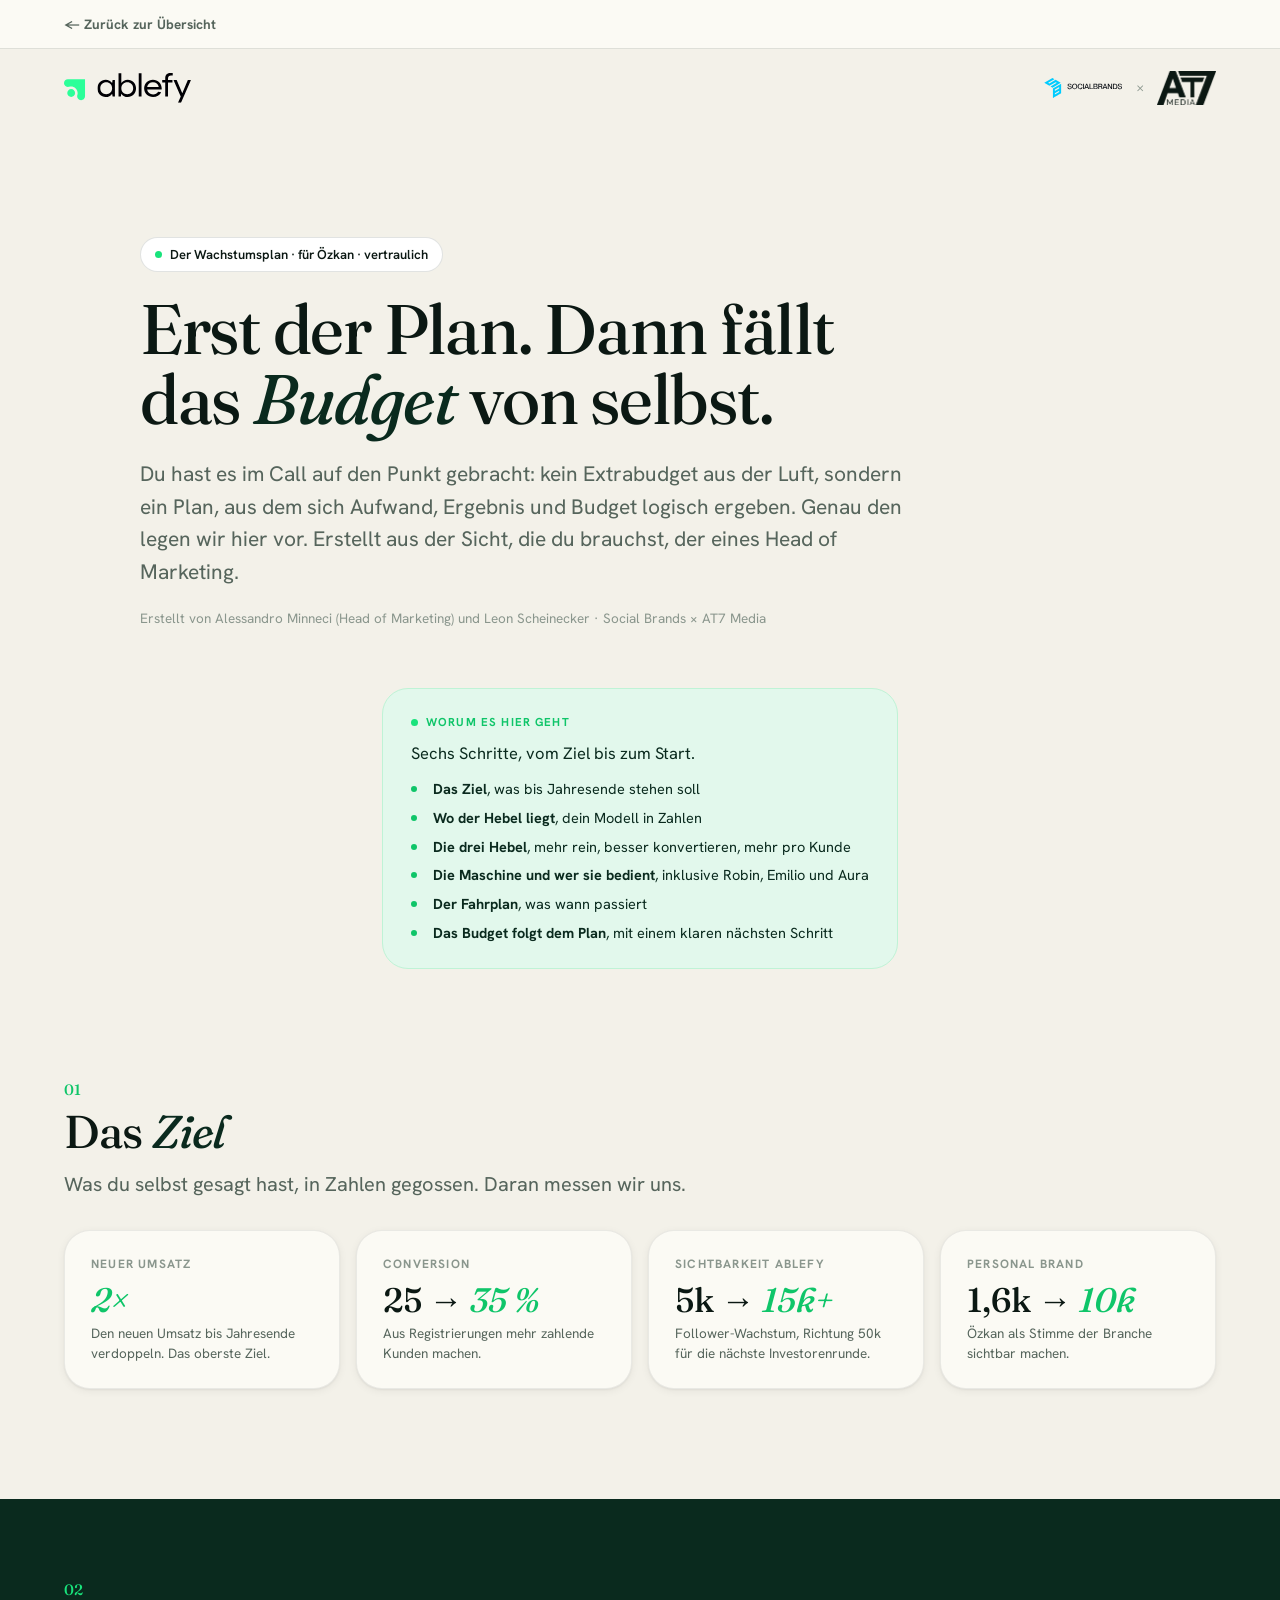
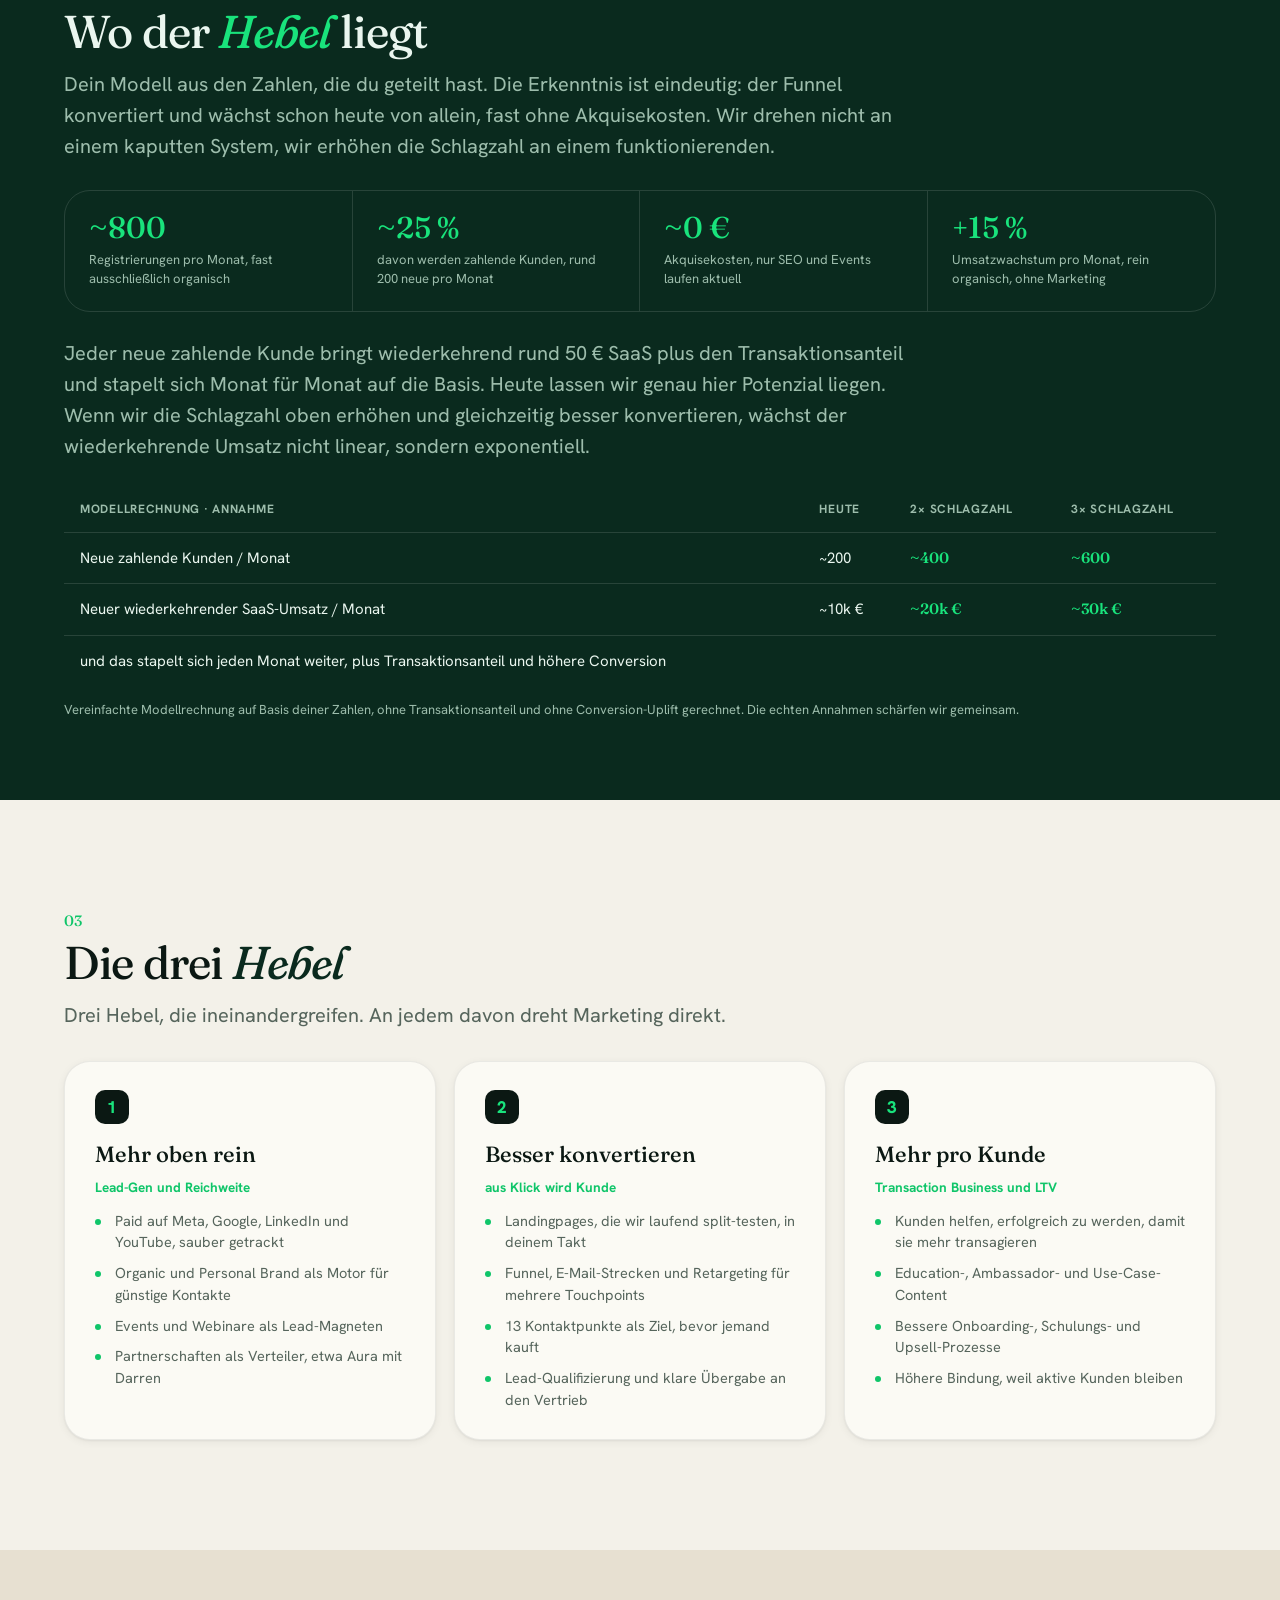
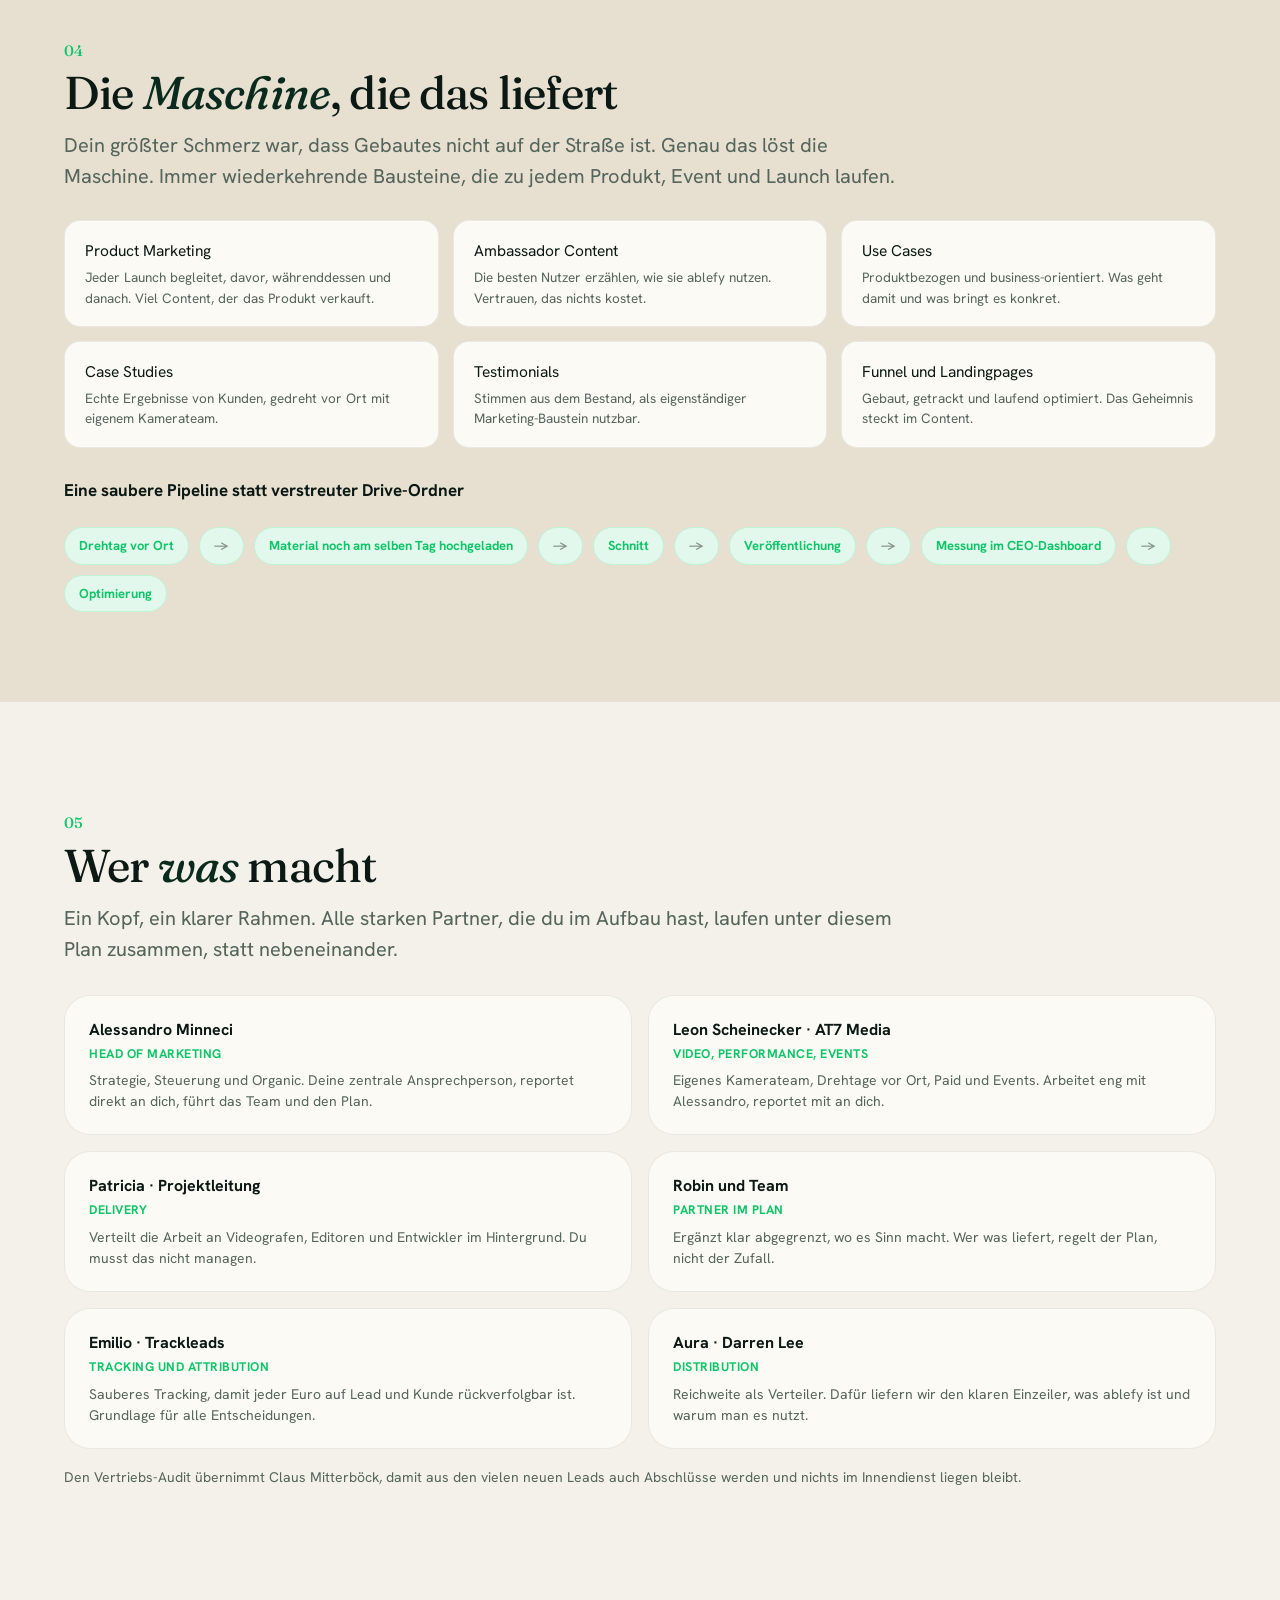
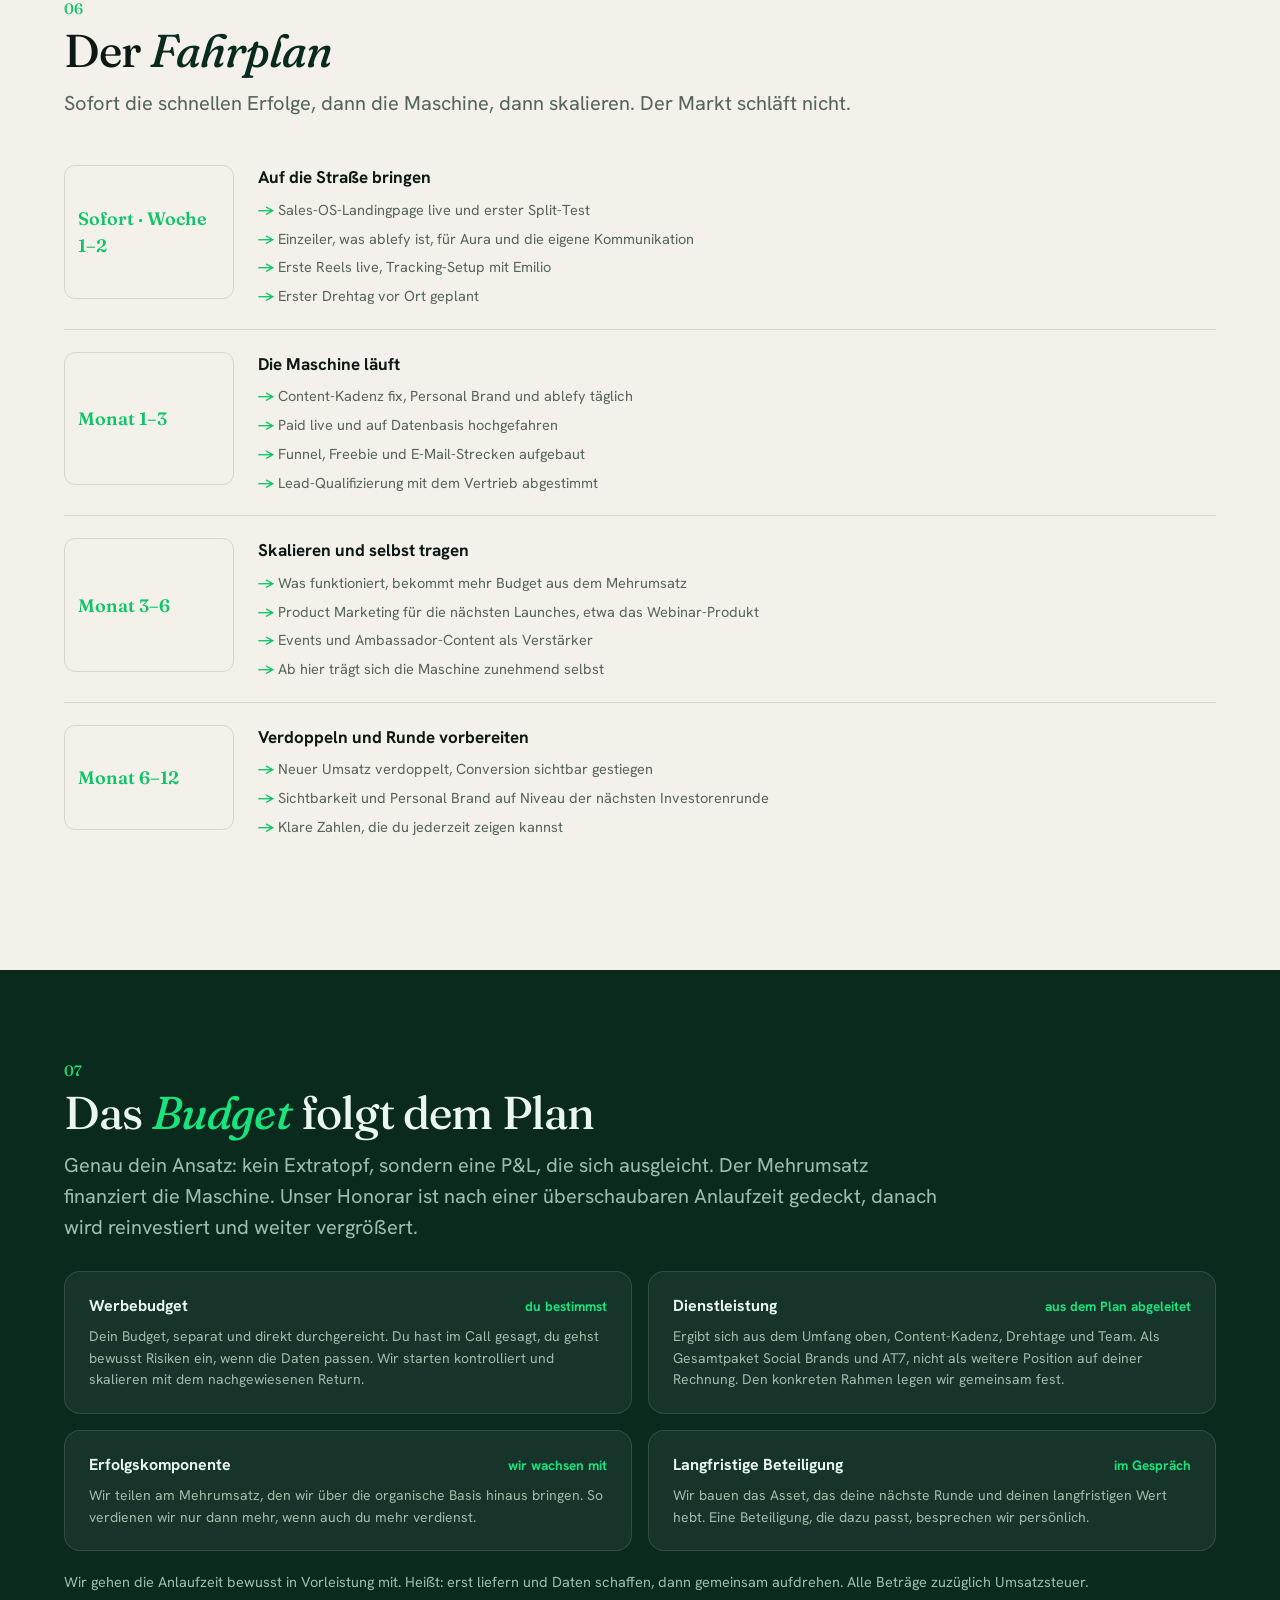
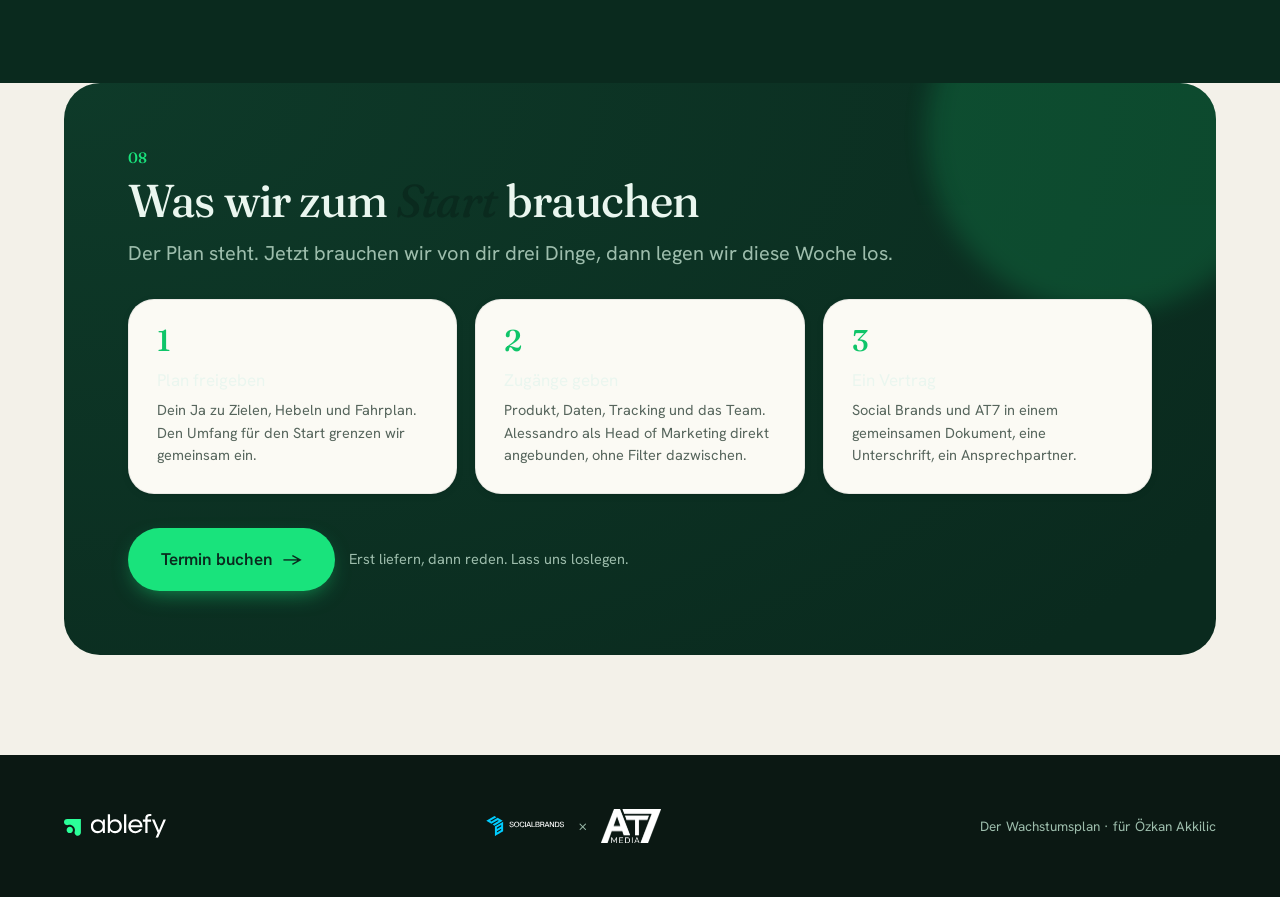
<file: ablefy_plan.html>
<!DOCTYPE html>
<html lang="de">
<head>
<meta charset="UTF-8">
<meta name="viewport" content="width=device-width, initial-scale=1.0">
<meta name="robots" content="noindex,nofollow">
<link rel="icon" type="image/svg+xml" href="assets/favicon.svg">
<meta name="description" content="Der Wachstumsplan für ablefy. Vom Ziel über die Hebel bis zur Maschine, die Umsatz bringt.">
<meta property="og:type" content="website">
<meta property="og:title" content="Der Wachstumsplan — ablefy × Social Brands × AT7">
<meta property="og:description" content="Erst der Plan, dann das Budget. Vom Ziel zur Maschine, die Umsatz bringt.">
<meta property="og:image" content="assets/og-image.jpg">
<meta name="twitter:card" content="summary_large_image">
<title>Der Wachstumsplan — für Özkan</title>
<link rel="preconnect" href="https://fonts.googleapis.com">
<link rel="preconnect" href="https://fonts.gstatic.com" crossorigin>
<link href="https://fonts.googleapis.com/css2?family=Fraunces:ital,opsz,wght@0,9..144,300..900;1,9..144,300..900&family=Hanken+Grotesk:wght@300..800&display=swap" rel="stylesheet">
<link rel="stylesheet" href="assets/design-system/ablefy.css">
<link rel="stylesheet" href="assets/design-system/ablefy-components.css">
<style>
  html,body{ margin:0; background:var(--paper); scroll-behavior:smooth; }
  .ab .logo img{ height:30px; width:auto; display:block; }
  .ab .partners{ display:inline-flex; align-items:center; gap:13px; }
  .ab .partners img.sb{ height:22px; } .ab .partners img.at7{ height:34px; }
  .ab .partners .x{ color:var(--muted-2); font-weight:300; }
  /* section number */
  .ab .secn{ font-family:var(--display); font-weight:500; font-size:15px; color:var(--spring-deep); letter-spacing:.02em; }
  /* goal cards */
  .ab .goals{ display:grid; grid-template-columns:repeat(4,1fr); gap:16px; margin-top:30px; }
  .ab .goal{ background:var(--paper-2); border:1px solid var(--line-2); border-radius:var(--r-lg); padding:24px 26px; box-shadow:var(--shadow-sm); }
  .ab .goal .gk{ font-size:12px; letter-spacing:.1em; text-transform:uppercase; color:var(--muted-2); font-weight:700; }
  .ab .goal .gv{ font-family:var(--display); font-weight:500; font-size:34px; color:var(--ink); line-height:1; margin:10px 0 6px; }
  .ab .goal .gv em{ font-style:italic; color:var(--spring-deep); }
  .ab .goal p{ color:var(--muted); font-size:13.5px; line-height:1.5; margin:0; }
  /* model / data */
  .ab .model{ display:grid; grid-template-columns:repeat(4,1fr); gap:0; margin-top:28px; border:1px solid rgba(255,255,255,.12); border-radius:var(--r-lg); overflow:hidden; }
  .ab .model .m{ padding:22px 24px; border-right:1px solid rgba(255,255,255,.12); }
  .ab .model .m:last-child{ border-right:none; }
  .ab .model .mv{ font-family:var(--display); font-weight:500; font-size:30px; color:var(--spring); line-height:1; }
  .ab .model .ml{ color:var(--on-forest-mut); font-size:13px; margin-top:8px; line-height:1.45; }
  .ab .scen{ width:100%; border-collapse:collapse; margin-top:24px; }
  .ab .scen th,.ab .scen td{ text-align:left; padding:14px 16px; border-bottom:1px solid rgba(255,255,255,.12); font-size:15px; color:var(--on-forest); }
  .ab .scen th{ font-size:12px; letter-spacing:.06em; text-transform:uppercase; color:var(--on-forest-mut); font-weight:700; }
  .ab .scen td.hi{ font-family:var(--display); color:var(--spring); font-weight:600; }
  /* levers */
  .ab .levers{ display:grid; grid-template-columns:repeat(3,1fr); gap:18px; margin-top:30px; }
  .ab .lever{ background:var(--paper-2); border:1px solid var(--line-2); border-radius:var(--r-lg); padding:28px 30px; box-shadow:var(--shadow-sm); }
  .ab .lever .ln{ width:34px;height:34px;border-radius:10px;background:var(--ink);color:var(--spring);display:grid;place-items:center;font-weight:800;margin-bottom:14px; }
  .ab .lever h3{ font-family:var(--display); font-weight:500; font-size:22px; margin:0 0 6px; }
  .ab .lever .sub{ color:var(--spring-deep); font-weight:700; font-size:13.5px; margin-bottom:12px; }
  .ab .lever ul{ margin:0; padding:0; list-style:none; display:grid; gap:9px; }
  .ab .lever li{ position:relative; padding-left:20px; color:var(--muted); font-size:14.5px; line-height:1.5; }
  .ab .lever li::before{ content:""; position:absolute; left:0; top:9px; width:6px; height:6px; border-radius:50%; background:var(--spring-deep); }
  /* machine grid */
  .ab .mgrid{ display:grid; grid-template-columns:repeat(3,1fr); gap:14px; margin-top:28px; }
  .ab .mcell{ background:var(--paper-2); border:1px solid var(--line-2); border-radius:var(--r-md); padding:18px 20px; }
  .ab .mcell h4{ font-size:15.5px; margin:0 0 5px; }
  .ab .mcell p{ color:var(--muted); font-size:13.5px; line-height:1.5; margin:0; }
  .ab .pipe{ display:flex; flex-wrap:wrap; gap:10px; align-items:center; margin-top:24px; }
  .ab .pipe span{ background:var(--mint-soft); border:1px solid var(--mint); color:var(--spring-deep); font-weight:700; font-size:13px; padding:8px 14px; border-radius:var(--r-pill); }
  .ab .pipe .ar{ color:var(--muted-2); font-weight:700; }
  /* roles */
  .ab .roles{ display:grid; grid-template-columns:1fr 1fr; gap:16px; margin-top:30px; }
  .ab .role{ display:flex; gap:16px; align-items:flex-start; background:var(--paper-2); border:1px solid var(--line-2); border-radius:var(--r-lg); padding:22px 24px; }
  .ab .role .rt{ font-weight:700; font-size:16px; }
  .ab .role .rr{ color:var(--spring-deep); font-weight:700; font-size:12.5px; letter-spacing:.04em; text-transform:uppercase; margin:3px 0 7px; }
  .ab .role p{ color:var(--muted); font-size:14px; line-height:1.5; margin:0; }
  .ab .role .lead{ border-color:var(--mint); background:var(--mint-soft); }
  /* phases */
  .ab .phase{ display:grid; grid-template-columns:170px 1fr; gap:24px; padding:22px 0; border-top:1px solid var(--line); }
  .ab .phase:first-of-type{ border-top:none; }
  .ab .phase .pm{ font-family:var(--display); font-weight:600; color:var(--spring-deep); font-size:18px; }
  .ab .phase .pt{ font-weight:700; margin-bottom:8px; }
  .ab .phase ul{ margin:0; padding:0; list-style:none; display:grid; gap:7px; }
  .ab .phase li{ position:relative; padding-left:20px; color:var(--muted); font-size:14.5px; line-height:1.5; }
  .ab .phase li::before{ content:"→"; position:absolute; left:0; top:0; color:var(--spring-deep); font-weight:700; }
  /* budget */
  .ab .budget{ display:grid; grid-template-columns:1fr 1fr; gap:16px; margin-top:28px; }
  .ab .bcard{ background:rgba(255,255,255,.05); border:1px solid rgba(255,255,255,.12); border-radius:var(--r-md); padding:22px 24px; }
  .ab .bcard .bt{ font-weight:700; font-size:16px; color:var(--on-forest); display:flex; justify-content:space-between; gap:12px; align-items:baseline; }
  .ab .bcard .bv{ color:var(--spring); font-weight:700; white-space:nowrap; font-size:13.5px; }
  .ab .bcard p{ color:var(--on-forest-mut); font-size:14px; line-height:1.55; margin:8px 0 0; }
  /* steps */
  .ab .steps{ display:grid; grid-template-columns:repeat(3,1fr); gap:18px; margin-top:30px; }
  .ab .step{ background:var(--paper-2); border:1px solid var(--line-2); border-radius:var(--r-lg); padding:26px 28px; box-shadow:var(--shadow-sm); }
  .ab .step .n{ font-family:var(--display); font-weight:500; font-size:30px; color:var(--spring-deep); line-height:1; }
  .ab .step h4{ font-size:17px; margin:12px 0 6px; }
  .ab .step p{ color:var(--muted); font-size:14.5px; line-height:1.55; margin:0; }
  .ab .footer{ background:var(--ink); color:var(--on-forest); padding:54px 64px; }
  @media(max-width:600px){
    .ab .goals, .ab .model, .ab .levers, .ab .mgrid, .ab .roles, .ab .budget, .ab .steps{ grid-template-columns:1fr; }
    .ab .model .m{ border-right:none; border-bottom:1px solid rgba(255,255,255,.12); }
    .ab .phase{ grid-template-columns:1fr; gap:8px; }
    .ab .scen th,.ab .scen td{ padding:10px 10px; font-size:13px; }
  }
</style>
</head>
<body>
<div class="ab ab-page">

  <div style="border-bottom:1px solid var(--line);padding:11px 64px;background:var(--paper-2)"><a href="index.html" style="color:var(--muted);font-size:13.5px;font-weight:700;display:inline-flex;align-items:center;gap:7px">&#8592; Zurück zur Übersicht</a></div>
  <div class="nav">
    <div class="logo"><img src="assets/ablefy-logo.svg" alt="ablefy"></div>
    <div class="nav-right partners"><img class="sb" src="assets/sb-logo-wordmark.svg" alt="Social Brands"><span class="x">×</span><img class="at7" src="assets/at7-logo-dark.png" alt="AT7 Media"></div>
  </div>

  <!-- HERO -->
  <div class="section" style="padding-bottom:30px">
    <div class="wrap" style="max-width:1000px">
      <span class="chip" style="margin-bottom:22px"><span class="dot"></span>Der Wachstumsplan · für Özkan · vertraulich</span>
      <h1 class="display" style="font-size:70px;max-width:17ch">Erst der Plan. Dann fällt das <em>Budget</em> von selbst.</h1>
      <p class="lede" style="max-width:66ch;margin-top:24px;font-size:21px">Du hast es im Call auf den Punkt gebracht: kein Extrabudget aus der Luft, sondern ein Plan, aus dem sich Aufwand, Ergebnis und Budget logisch ergeben. Genau den legen wir hier vor. Erstellt aus der Sicht, die du brauchst, der eines Head of Marketing.</p>
      <p style="color:var(--muted-2);font-size:13.5px;margin-top:20px">Erstellt von Alessandro Minneci (Head of Marketing) und Leon Scheinecker · Social Brands × AT7 Media</p>
    </div>
  </div>

  <!-- ORIENT -->
  <div class="section" style="padding-top:0;padding-bottom:0"><div class="wrap" style="display:flex;justify-content:center">
    <div class="orient" style="max-width:920px">
      <div class="ol">Worum es hier geht</div>
      <p>Sechs Schritte, vom Ziel bis zum Start.</p>
      <ul>
        <li><b>Das Ziel</b>, was bis Jahresende stehen soll</li>
        <li><b>Wo der Hebel liegt</b>, dein Modell in Zahlen</li>
        <li><b>Die drei Hebel</b>, mehr rein, besser konvertieren, mehr pro Kunde</li>
        <li><b>Die Maschine und wer sie bedient</b>, inklusive Robin, Emilio und Aura</li>
        <li><b>Der Fahrplan</b>, was wann passiert</li>
        <li><b>Das Budget folgt dem Plan</b>, mit einem klaren nächsten Schritt</li>
      </ul>
    </div>
  </div></div>

  <!-- 1 ZIEL -->
  <div class="section">
    <div class="wrap">
      <div class="secn">01</div>
      <h2 class="display" style="font-size:46px;margin-top:8px">Das <em>Ziel</em></h2>
      <p class="lede" style="max-width:74ch;margin-top:14px">Was du selbst gesagt hast, in Zahlen gegossen. Daran messen wir uns.</p>
      <div class="goals">
        <div class="goal"><div class="gk">Neuer Umsatz</div><div class="gv"><em>2×</em></div><p>Den neuen Umsatz bis Jahresende verdoppeln. Das oberste Ziel.</p></div>
        <div class="goal"><div class="gk">Conversion</div><div class="gv">25 → <em>35 %</em></div><p>Aus Registrierungen mehr zahlende Kunden machen.</p></div>
        <div class="goal"><div class="gk">Sichtbarkeit ablefy</div><div class="gv">5k → <em>15k+</em></div><p>Follower-Wachstum, Richtung 50k für die nächste Investorenrunde.</p></div>
        <div class="goal"><div class="gk">Personal Brand</div><div class="gv">1,6k → <em>10k</em></div><p>Özkan als Stimme der Branche sichtbar machen.</p></div>
      </div>
    </div>
  </div>

  <!-- 2 WO DER HEBEL LIEGT -->
  <div class="section dark" style="padding-top:80px;padding-bottom:80px">
    <div class="wrap">
      <div class="secn" style="color:var(--spring)">02</div>
      <h2 class="display" style="font-size:46px;margin-top:8px;color:var(--on-forest)">Wo der <em>Hebel</em> liegt</h2>
      <p class="lede" style="color:var(--on-forest-mut);max-width:78ch;margin-top:14px">Dein Modell aus den Zahlen, die du geteilt hast. Die Erkenntnis ist eindeutig: der Funnel konvertiert und wächst schon heute von allein, fast ohne Akquisekosten. Wir drehen nicht an einem kaputten System, wir erhöhen die Schlagzahl an einem funktionierenden.</p>
      <div class="model">
        <div class="m"><div class="mv">~800</div><div class="ml">Registrierungen pro Monat, fast ausschließlich organisch</div></div>
        <div class="m"><div class="mv">~25 %</div><div class="ml">davon werden zahlende Kunden, rund 200 neue pro Monat</div></div>
        <div class="m"><div class="mv">~0 €</div><div class="ml">Akquisekosten, nur SEO und Events laufen aktuell</div></div>
        <div class="m"><div class="mv">+15 %</div><div class="ml">Umsatzwachstum pro Monat, rein organisch, ohne Marketing</div></div>
      </div>
      <p class="lede" style="color:var(--on-forest-mut);max-width:78ch;margin-top:26px">Jeder neue zahlende Kunde bringt wiederkehrend rund 50 € SaaS plus den Transaktionsanteil und stapelt sich Monat für Monat auf die Basis. Heute lassen wir genau hier Potenzial liegen. Wenn wir die Schlagzahl oben erhöhen und gleichzeitig besser konvertieren, wächst der wiederkehrende Umsatz nicht linear, sondern exponentiell.</p>
      <table class="scen">
        <tr><th>Modellrechnung · Annahme</th><th>Heute</th><th>2× Schlagzahl</th><th>3× Schlagzahl</th></tr>
        <tr><td>Neue zahlende Kunden / Monat</td><td>~200</td><td class="hi">~400</td><td class="hi">~600</td></tr>
        <tr><td>Neuer wiederkehrender SaaS-Umsatz / Monat</td><td>~10k €</td><td class="hi">~20k €</td><td class="hi">~30k €</td></tr>
        <tr><td style="border:none">und das stapelt sich jeden Monat weiter, plus Transaktionsanteil und höhere Conversion</td><td style="border:none"></td><td style="border:none"></td><td style="border:none"></td></tr>
      </table>
      <p style="color:var(--on-forest-mut);font-size:13px;margin-top:14px">Vereinfachte Modellrechnung auf Basis deiner Zahlen, ohne Transaktionsanteil und ohne Conversion-Uplift gerechnet. Die echten Annahmen schärfen wir gemeinsam.</p>
    </div>
  </div>

  <!-- 3 DIE DREI HEBEL -->
  <div class="section">
    <div class="wrap">
      <div class="secn">03</div>
      <h2 class="display" style="font-size:46px;margin-top:8px">Die drei <em>Hebel</em></h2>
      <p class="lede" style="max-width:74ch;margin-top:14px">Drei Hebel, die ineinandergreifen. An jedem davon dreht Marketing direkt.</p>
      <div class="levers">
        <div class="lever">
          <div class="ln">1</div>
          <h3>Mehr oben rein</h3>
          <div class="sub">Lead-Gen und Reichweite</div>
          <ul>
            <li>Paid auf Meta, Google, LinkedIn und YouTube, sauber getrackt</li>
            <li>Organic und Personal Brand als Motor für günstige Kontakte</li>
            <li>Events und Webinare als Lead-Magneten</li>
            <li>Partnerschaften als Verteiler, etwa Aura mit Darren</li>
          </ul>
        </div>
        <div class="lever">
          <div class="ln">2</div>
          <h3>Besser konvertieren</h3>
          <div class="sub">aus Klick wird Kunde</div>
          <ul>
            <li>Landingpages, die wir laufend split-testen, in deinem Takt</li>
            <li>Funnel, E-Mail-Strecken und Retargeting für mehrere Touchpoints</li>
            <li>13 Kontaktpunkte als Ziel, bevor jemand kauft</li>
            <li>Lead-Qualifizierung und klare Übergabe an den Vertrieb</li>
          </ul>
        </div>
        <div class="lever">
          <div class="ln">3</div>
          <h3>Mehr pro Kunde</h3>
          <div class="sub">Transaction Business und LTV</div>
          <ul>
            <li>Kunden helfen, erfolgreich zu werden, damit sie mehr transagieren</li>
            <li>Education-, Ambassador- und Use-Case-Content</li>
            <li>Bessere Onboarding-, Schulungs- und Upsell-Prozesse</li>
            <li>Höhere Bindung, weil aktive Kunden bleiben</li>
          </ul>
        </div>
      </div>
    </div>
  </div>

  <!-- 4 DIE MASCHINE -->
  <div style="background:var(--sand);padding:90px 64px">
    <div class="wrap">
      <div class="secn">04</div>
      <h2 class="display" style="font-size:46px;margin-top:8px">Die <em>Maschine</em>, die das liefert</h2>
      <p class="lede" style="max-width:78ch;margin-top:14px">Dein größter Schmerz war, dass Gebautes nicht auf der Straße ist. Genau das löst die Maschine. Immer wiederkehrende Bausteine, die zu jedem Produkt, Event und Launch laufen.</p>
      <div class="mgrid">
        <div class="mcell"><h4>Product Marketing</h4><p>Jeder Launch begleitet, davor, währenddessen und danach. Viel Content, der das Produkt verkauft.</p></div>
        <div class="mcell"><h4>Ambassador Content</h4><p>Die besten Nutzer erzählen, wie sie ablefy nutzen. Vertrauen, das nichts kostet.</p></div>
        <div class="mcell"><h4>Use Cases</h4><p>Produktbezogen und business-orientiert. Was geht damit und was bringt es konkret.</p></div>
        <div class="mcell"><h4>Case Studies</h4><p>Echte Ergebnisse von Kunden, gedreht vor Ort mit eigenem Kamerateam.</p></div>
        <div class="mcell"><h4>Testimonials</h4><p>Stimmen aus dem Bestand, als eigenständiger Marketing-Baustein nutzbar.</p></div>
        <div class="mcell"><h4>Funnel und Landingpages</h4><p>Gebaut, getrackt und laufend optimiert. Das Geheimnis steckt im Content.</p></div>
      </div>
      <p style="font-weight:700;margin:30px 0 4px">Eine saubere Pipeline statt verstreuter Drive-Ordner</p>
      <div class="pipe">
        <span>Drehtag vor Ort</span><span class="ar">→</span><span>Material noch am selben Tag hochgeladen</span><span class="ar">→</span><span>Schnitt</span><span class="ar">→</span><span>Veröffentlichung</span><span class="ar">→</span><span>Messung im CEO-Dashboard</span><span class="ar">→</span><span>Optimierung</span>
      </div>
    </div>
  </div>

  <!-- 5 WER MACHT WAS -->
  <div class="section">
    <div class="wrap">
      <div class="secn">05</div>
      <h2 class="display" style="font-size:46px;margin-top:8px">Wer <em>was</em> macht</h2>
      <p class="lede" style="max-width:76ch;margin-top:14px">Ein Kopf, ein klarer Rahmen. Alle starken Partner, die du im Aufbau hast, laufen unter diesem Plan zusammen, statt nebeneinander.</p>
      <div class="roles">
        <div class="role lead"><div><div class="rt">Alessandro Minneci</div><div class="rr">Head of Marketing</div><p>Strategie, Steuerung und Organic. Deine zentrale Ansprechperson, reportet direkt an dich, führt das Team und den Plan.</p></div></div>
        <div class="role"><div><div class="rt">Leon Scheinecker · AT7 Media</div><div class="rr">Video, Performance, Events</div><p>Eigenes Kamerateam, Drehtage vor Ort, Paid und Events. Arbeitet eng mit Alessandro, reportet mit an dich.</p></div></div>
        <div class="role"><div><div class="rt">Patricia · Projektleitung</div><div class="rr">Delivery</div><p>Verteilt die Arbeit an Videografen, Editoren und Entwickler im Hintergrund. Du musst das nicht managen.</p></div></div>
        <div class="role"><div><div class="rt">Robin und Team</div><div class="rr">Partner im Plan</div><p>Ergänzt klar abgegrenzt, wo es Sinn macht. Wer was liefert, regelt der Plan, nicht der Zufall.</p></div></div>
        <div class="role"><div><div class="rt">Emilio · Trackleads</div><div class="rr">Tracking und Attribution</div><p>Sauberes Tracking, damit jeder Euro auf Lead und Kunde rückverfolgbar ist. Grundlage für alle Entscheidungen.</p></div></div>
        <div class="role"><div><div class="rt">Aura · Darren Lee</div><div class="rr">Distribution</div><p>Reichweite als Verteiler. Dafür liefern wir den klaren Einzeiler, was ablefy ist und warum man es nutzt.</p></div></div>
      </div>
      <p style="color:var(--muted);font-size:14px;margin-top:18px">Den Vertriebs-Audit übernimmt Claus Mitterböck, damit aus den vielen neuen Leads auch Abschlüsse werden und nichts im Innendienst liegen bleibt.</p>
    </div>
  </div>

  <!-- 6 FAHRPLAN -->
  <div class="section" style="padding-top:0">
    <div class="wrap">
      <div class="secn">06</div>
      <h2 class="display" style="font-size:46px;margin-top:8px">Der <em>Fahrplan</em></h2>
      <p class="lede" style="max-width:74ch;margin-top:14px">Sofort die schnellen Erfolge, dann die Maschine, dann skalieren. Der Markt schläft nicht.</p>
      <div style="margin-top:24px">
        <div class="phase"><div class="pm">Sofort · Woche 1–2</div><div><div class="pt">Auf die Straße bringen</div><ul>
          <li>Sales-OS-Landingpage live und erster Split-Test</li>
          <li>Einzeiler, was ablefy ist, für Aura und die eigene Kommunikation</li>
          <li>Erste Reels live, Tracking-Setup mit Emilio</li>
          <li>Erster Drehtag vor Ort geplant</li>
        </ul></div></div>
        <div class="phase"><div class="pm">Monat 1–3</div><div><div class="pt">Die Maschine läuft</div><ul>
          <li>Content-Kadenz fix, Personal Brand und ablefy täglich</li>
          <li>Paid live und auf Datenbasis hochgefahren</li>
          <li>Funnel, Freebie und E-Mail-Strecken aufgebaut</li>
          <li>Lead-Qualifizierung mit dem Vertrieb abgestimmt</li>
        </ul></div></div>
        <div class="phase"><div class="pm">Monat 3–6</div><div><div class="pt">Skalieren und selbst tragen</div><ul>
          <li>Was funktioniert, bekommt mehr Budget aus dem Mehrumsatz</li>
          <li>Product Marketing für die nächsten Launches, etwa das Webinar-Produkt</li>
          <li>Events und Ambassador-Content als Verstärker</li>
          <li>Ab hier trägt sich die Maschine zunehmend selbst</li>
        </ul></div></div>
        <div class="phase"><div class="pm">Monat 6–12</div><div><div class="pt">Verdoppeln und Runde vorbereiten</div><ul>
          <li>Neuer Umsatz verdoppelt, Conversion sichtbar gestiegen</li>
          <li>Sichtbarkeit und Personal Brand auf Niveau der nächsten Investorenrunde</li>
          <li>Klare Zahlen, die du jederzeit zeigen kannst</li>
        </ul></div></div>
      </div>
    </div>
  </div>

  <!-- 7 BUDGET FOLGT DEM PLAN -->
  <div class="section dark" style="padding-top:90px;padding-bottom:90px">
    <div class="wrap">
      <div class="secn" style="color:var(--spring)">07</div>
      <h2 class="display" style="font-size:46px;margin-top:8px;color:var(--on-forest)">Das <em>Budget</em> folgt dem Plan</h2>
      <p class="lede" style="color:var(--on-forest-mut);max-width:80ch;margin-top:14px">Genau dein Ansatz: kein Extratopf, sondern eine P&L, die sich ausgleicht. Der Mehrumsatz finanziert die Maschine. Unser Honorar ist nach einer überschaubaren Anlaufzeit gedeckt, danach wird reinvestiert und weiter vergrößert.</p>
      <div class="budget">
        <div class="bcard"><div class="bt"><span>Werbebudget</span><span class="bv">du bestimmst</span></div><p>Dein Budget, separat und direkt durchgereicht. Du hast im Call gesagt, du gehst bewusst Risiken ein, wenn die Daten passen. Wir starten kontrolliert und skalieren mit dem nachgewiesenen Return.</p></div>
        <div class="bcard"><div class="bt"><span>Dienstleistung</span><span class="bv">aus dem Plan abgeleitet</span></div><p>Ergibt sich aus dem Umfang oben, Content-Kadenz, Drehtage und Team. Als Gesamtpaket Social Brands und AT7, nicht als weitere Position auf deiner Rechnung. Den konkreten Rahmen legen wir gemeinsam fest.</p></div>
        <div class="bcard"><div class="bt"><span>Erfolgskomponente</span><span class="bv">wir wachsen mit</span></div><p>Wir teilen am Mehrumsatz, den wir über die organische Basis hinaus bringen. So verdienen wir nur dann mehr, wenn auch du mehr verdienst.</p></div>
        <div class="bcard"><div class="bt"><span>Langfristige Beteiligung</span><span class="bv">im Gespräch</span></div><p>Wir bauen das Asset, das deine nächste Runde und deinen langfristigen Wert hebt. Eine Beteiligung, die dazu passt, besprechen wir persönlich.</p></div>
      </div>
      <p style="color:var(--on-forest-mut);font-size:14.5px;margin-top:20px">Wir gehen die Anlaufzeit bewusst in Vorleistung mit. Heißt: erst liefern und Daten schaffen, dann gemeinsam aufdrehen. Alle Beträge zuzüglich Umsatzsteuer.</p>
    </div>
  </div>

  <!-- 8 NÄCHSTER SCHRITT -->
  <div style="padding:0 64px 100px" id="next">
    <div class="wrap" style="background:radial-gradient(120% 140% at 0% 0%, var(--forest-2), var(--forest));border-radius:var(--r-xl);padding:64px;color:var(--on-forest);position:relative;overflow:hidden">
      <div class="blob" style="width:360px;height:360px;background:var(--spring);opacity:.16;top:-130px;right:-70px;filter:blur(12px);position:absolute;border-radius:50%"></div>
      <div style="position:relative">
        <div class="secn" style="color:var(--spring)">08</div>
        <h2 class="display" style="font-size:46px;margin-top:8px;color:var(--on-forest)">Was wir zum <em>Start</em> brauchen</h2>
        <p class="lede" style="color:var(--on-forest-mut);max-width:70ch;margin-top:14px">Der Plan steht. Jetzt brauchen wir von dir drei Dinge, dann legen wir diese Woche los.</p>
        <div class="steps">
          <div class="step"><div class="n">1</div><h4>Plan freigeben</h4><p>Dein Ja zu Zielen, Hebeln und Fahrplan. Den Umfang für den Start grenzen wir gemeinsam ein.</p></div>
          <div class="step"><div class="n">2</div><h4>Zugänge geben</h4><p>Produkt, Daten, Tracking und das Team. Alessandro als Head of Marketing direkt angebunden, ohne Filter dazwischen.</p></div>
          <div class="step"><div class="n">3</div><h4>Ein Vertrag</h4><p>Social Brands und AT7 in einem gemeinsamen Dokument, eine Unterschrift, ein Ansprechpartner.</p></div>
        </div>
        <div style="display:flex;gap:14px;margin-top:34px;flex-wrap:wrap;align-items:center">
          <a href="https://calendly.com/socialbrandsio/marketing-strategy-session" target="_blank" rel="noopener" class="btn btn-spring btn-lg">Termin buchen <span class="ar">→</span></a>
          <span style="color:var(--on-forest-mut);font-size:14.5px">Erst liefern, dann reden. Lass uns loslegen.</span>
        </div>
      </div>
    </div>
  </div>

  <!-- FOOTER -->
  <div class="footer">
    <div class="wrap">
      <div style="display:flex;flex-wrap:wrap;justify-content:space-between;gap:22px;align-items:center">
        <img src="assets/ablefy-logo-white.svg" alt="ablefy" style="height:24px">
        <span class="partners"><img class="sb" src="assets/sb-logo-wordmark-white.svg" alt="Social Brands" style="height:22px"><span class="x" style="color:var(--on-forest-mut)">×</span><img class="at7" src="assets/at7-logo-white.png" alt="AT7 Media" style="height:34px"></span>
        <span style="color:var(--on-forest-mut);font-size:13.5px">Der Wachstumsplan · für Özkan Akkilic</span>
      </div>
    </div>
  </div>

</div>
</body>
</html>
</file>
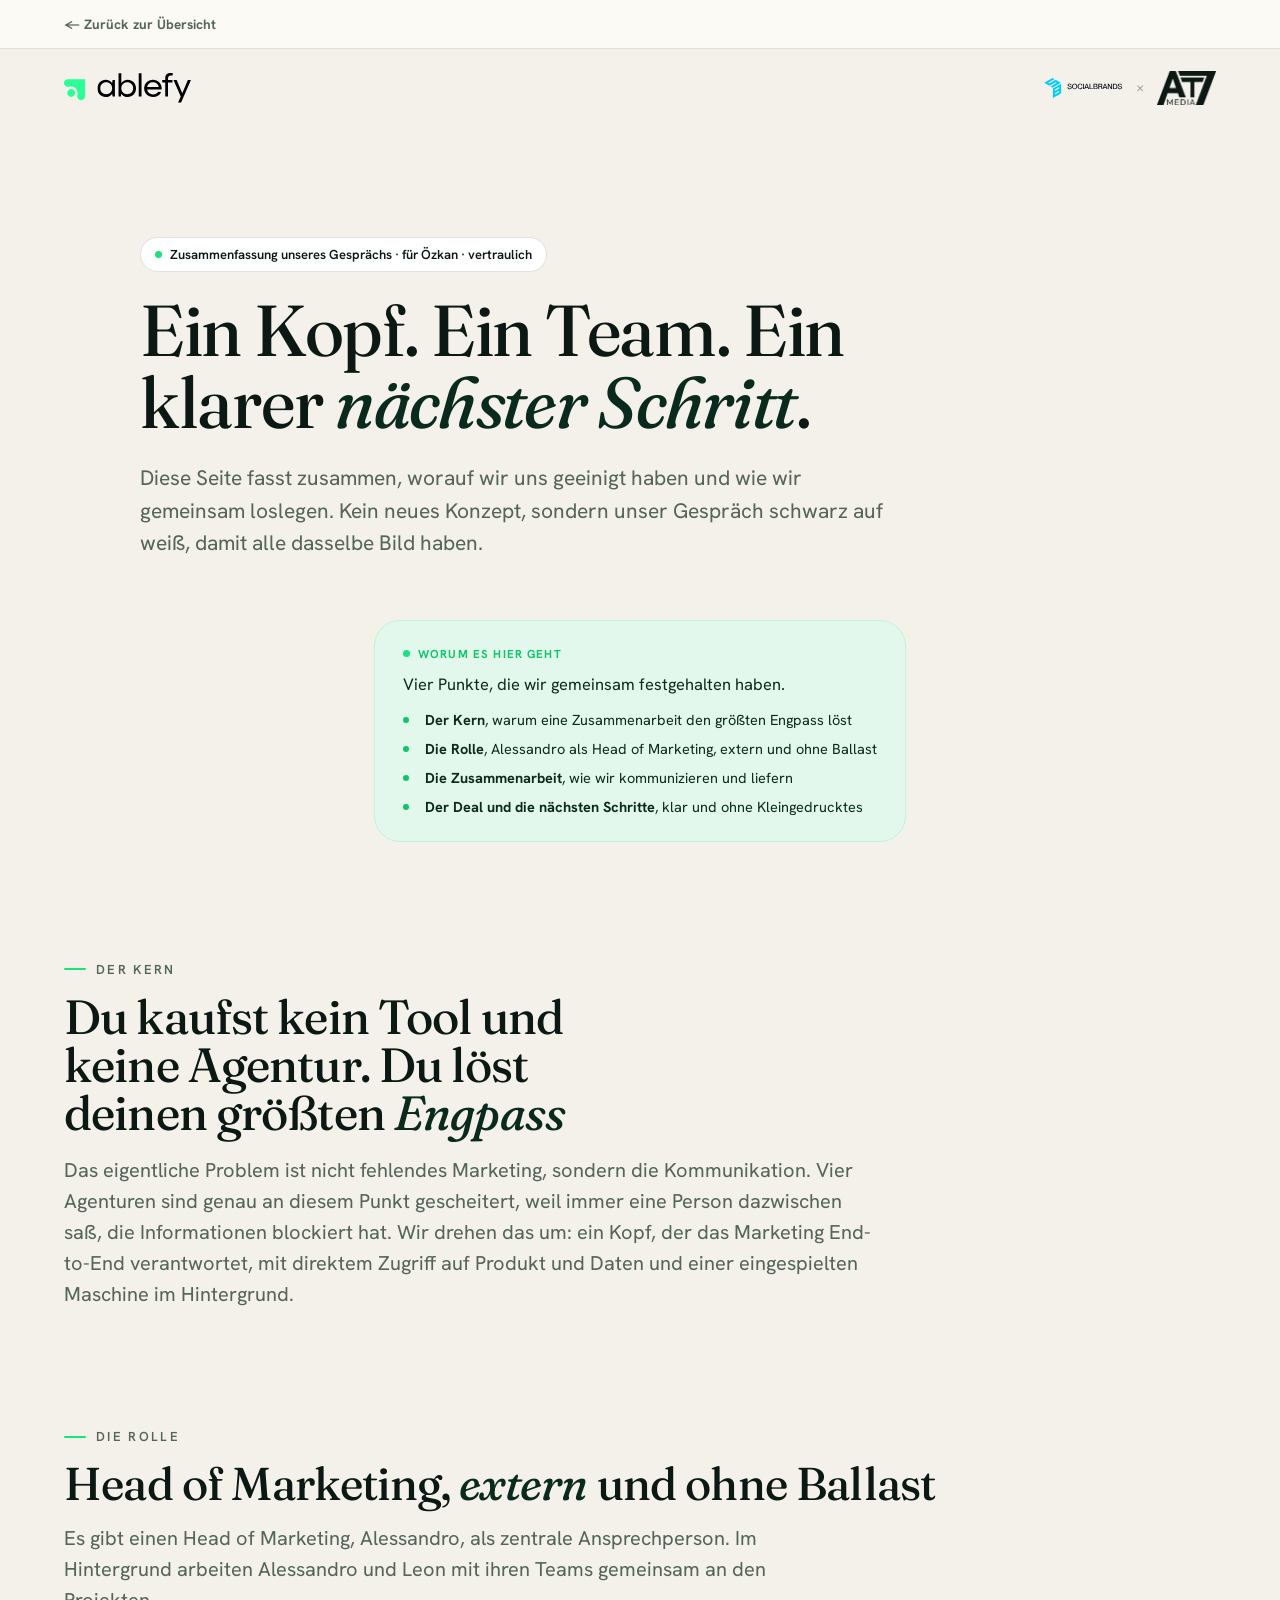
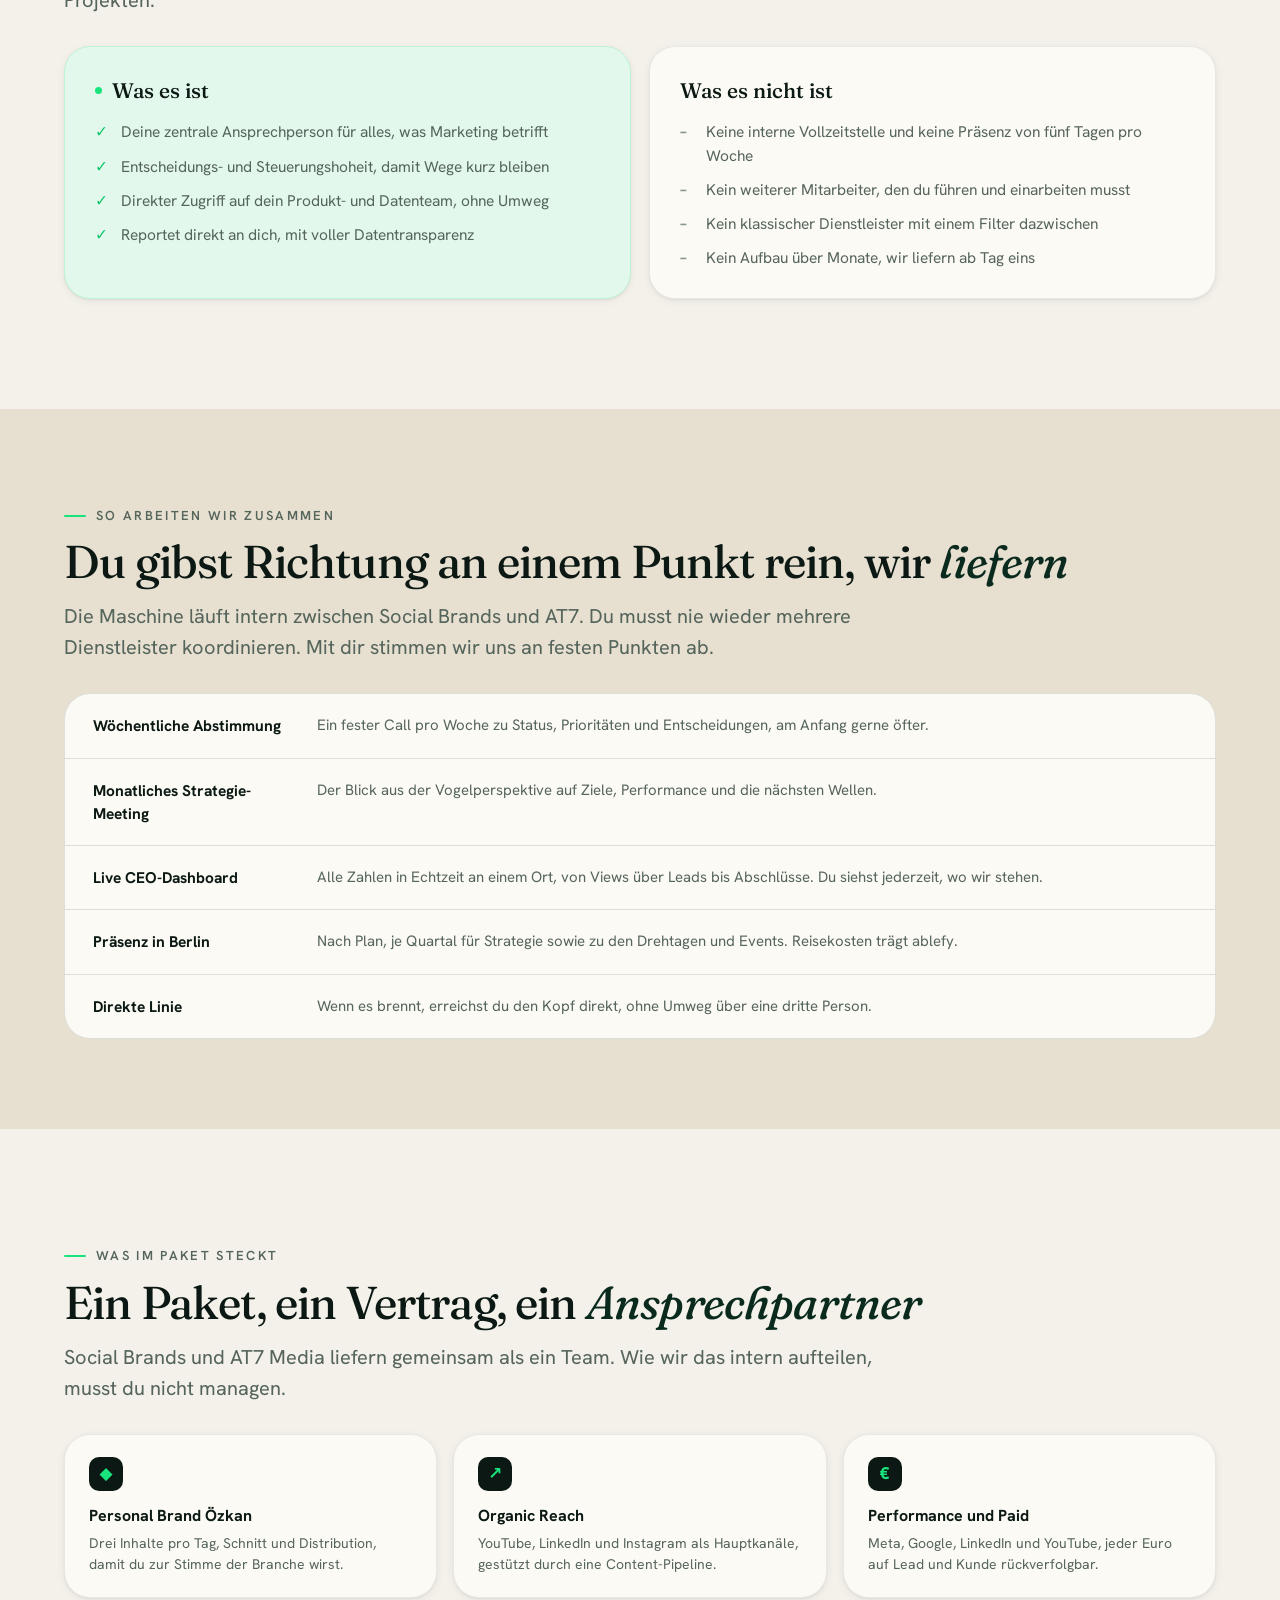
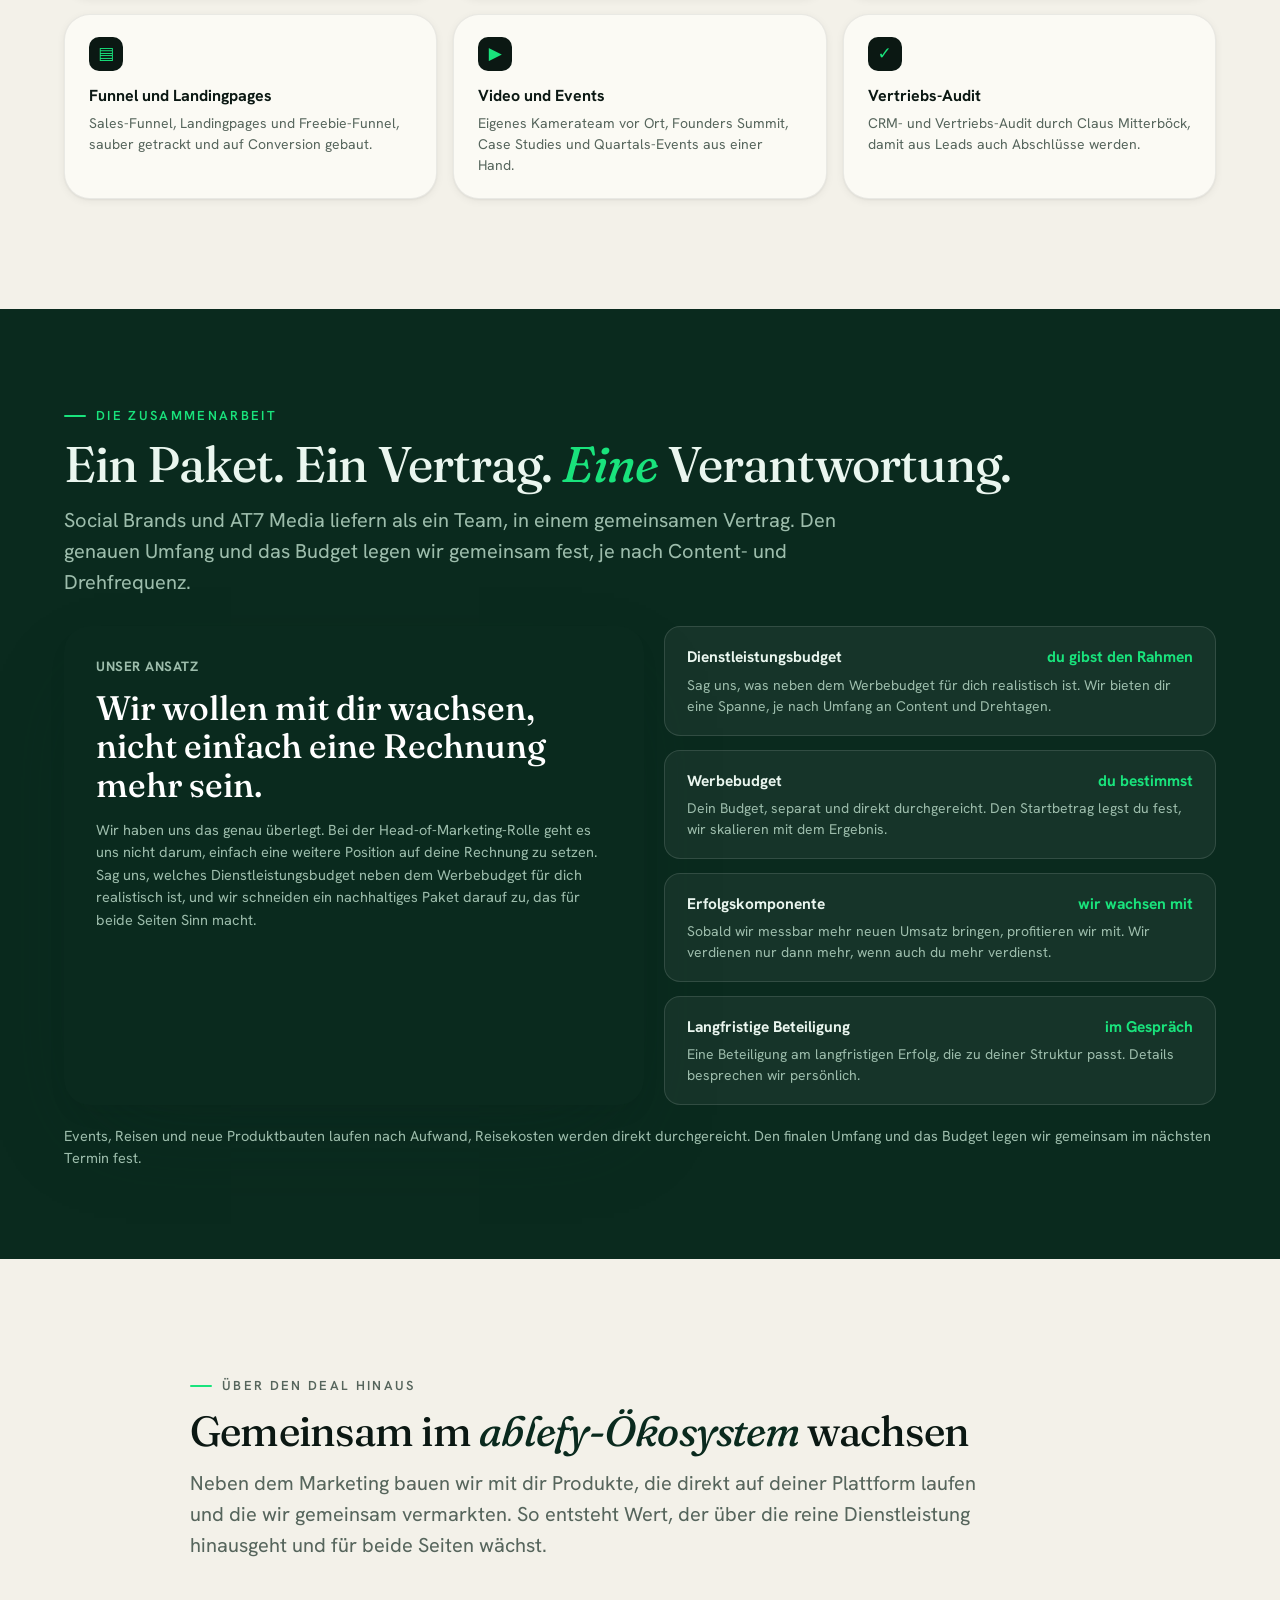
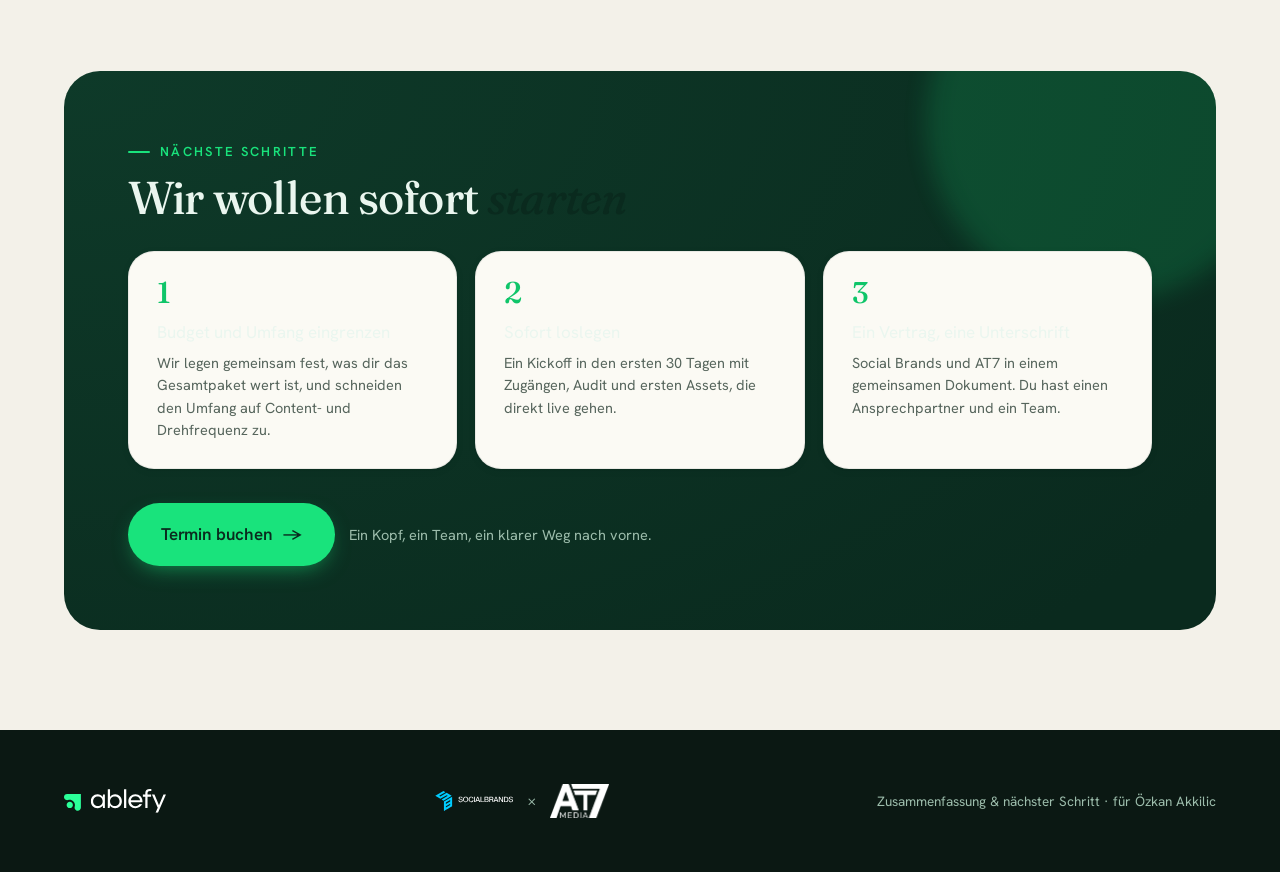
<file: ablefy_recap.html>
<!DOCTYPE html>
<html lang="de">
<head>
<meta charset="UTF-8">
<meta name="viewport" content="width=device-width, initial-scale=1.0">
<meta name="robots" content="noindex,nofollow">
<link rel="icon" type="image/svg+xml" href="assets/favicon.svg">
<meta name="description" content="Zusammenfassung unseres Gesprächs und der klare nächste Schritt für die Zusammenarbeit mit ablefy.">
<meta property="og:type" content="website">
<meta property="og:title" content="Zusammenfassung & nächster Schritt — ablefy × Social Brands × AT7">
<meta property="og:description" content="Ein Kopf, ein Team, ein klarer nächster Schritt.">
<meta property="og:image" content="assets/og-image.jpg">
<meta name="twitter:card" content="summary_large_image">
<title>Zusammenfassung & nächster Schritt — für Özkan</title>
<link rel="preconnect" href="https://fonts.googleapis.com">
<link rel="preconnect" href="https://fonts.gstatic.com" crossorigin>
<link href="https://fonts.googleapis.com/css2?family=Fraunces:ital,opsz,wght@0,9..144,300..900;1,9..144,300..900&family=Hanken+Grotesk:wght@300..800&display=swap" rel="stylesheet">
<link rel="stylesheet" href="assets/design-system/ablefy.css">
<link rel="stylesheet" href="assets/design-system/ablefy-components.css">
<style>
  html,body{ margin:0; background:var(--paper); scroll-behavior:smooth; }
  .ab .logo img{ height:30px; width:auto; display:block; }
  .ab .partners{ display:inline-flex; align-items:center; gap:13px; }
  .ab .partners img.sb{ height:22px; } .ab .partners img.at7{ height:34px; }
  .ab .partners .x{ color:var(--muted-2); font-weight:300; }
  /* two-card "ist / ist nicht" */
  .ab .duo{ display:grid; grid-template-columns:1fr 1fr; gap:18px; margin-top:30px; }
  .ab .rcard{ background:var(--paper-2); border:1px solid var(--line-2); border-radius:var(--r-lg); padding:28px 30px; box-shadow:var(--shadow-sm); }
  .ab .rcard.good{ border-color:var(--mint); background:var(--mint-soft); }
  .ab .rcard .rh{ font-family:var(--display); font-weight:500; font-size:21px; margin-bottom:14px; display:flex; align-items:center; gap:10px; }
  .ab .rcard ul{ margin:0; padding:0; list-style:none; display:grid; gap:11px; }
  .ab .rcard li{ position:relative; padding-left:26px; color:var(--muted); font-size:15.5px; line-height:1.5; }
  .ab .rcard li::before{ content:"✓"; position:absolute; left:0; top:0; color:var(--spring-deep); font-weight:800; }
  .ab .rcard.muted li::before{ content:"–"; color:var(--muted-2); }
  /* cadence rows */
  .ab .cad{ display:grid; gap:0; margin-top:30px; border:1px solid var(--line); border-radius:var(--r-lg); overflow:hidden; background:var(--paper-2); }
  .ab .cad .row{ display:grid; grid-template-columns:200px 1fr; gap:24px; padding:20px 28px; border-top:1px solid var(--line); }
  .ab .cad .row:first-child{ border-top:none; }
  .ab .cad .k{ font-weight:700; font-size:15.5px; color:var(--ink); }
  .ab .cad .v{ color:var(--muted); font-size:15px; line-height:1.55; }
  /* scope grid */
  .ab .scope{ display:grid; grid-template-columns:repeat(3,1fr); gap:16px; margin-top:30px; }
  .ab .scell{ background:var(--paper-2); border:1px solid var(--line-2); border-radius:var(--r-lg); padding:22px 24px; box-shadow:var(--shadow-sm); }
  .ab .scell .si{ width:34px;height:34px;border-radius:10px;background:var(--ink);color:var(--spring);display:grid;place-items:center;font-weight:800;margin-bottom:13px; }
  .ab .scell h4{ font-size:16px; font-weight:700; margin:0 0 5px; }
  .ab .scell p{ color:var(--muted); font-size:14px; line-height:1.5; margin:0; }
  /* deal */
  .ab .dealgrid{ display:grid; grid-template-columns:1.05fr 1fr; gap:20px; margin-top:28px; }
  .ab .dealcard{ background:var(--paper-2); border:1px solid var(--line-2); border-radius:var(--r-lg); padding:30px 32px; }
  .ab .dealcard.hero-card{ background:var(--forest); color:var(--on-forest); border:none; box-shadow:var(--shadow-lg); }
  .ab .dealcard .sub{ font-size:13.5px; font-weight:700; letter-spacing:.04em; text-transform:uppercase; color:var(--on-forest-mut); }
  .ab .dealcard .amt{ font-family:var(--display); font-weight:500; font-size:50px; letter-spacing:-.02em; line-height:1; color:#fff; margin-top:8px; }
  .ab .dealcard .amt span{ font-family:var(--sans); font-size:17px; color:var(--on-forest-mut); }
  .ab .dealcard .note{ color:var(--on-forest-mut); font-size:14.5px; line-height:1.55; margin-top:14px; }
  .ab .substack{ display:grid; gap:14px; }
  .ab .scard{ background:rgba(255,255,255,.05); border:1px solid rgba(255,255,255,.12); border-radius:var(--r-md); padding:18px 22px; }
  .ab .scard .st{ font-weight:700; font-size:15.5px; color:var(--on-forest); display:flex; justify-content:space-between; gap:12px; align-items:baseline; }
  .ab .scard .sv{ color:var(--spring); font-weight:700; white-space:nowrap; }
  .ab .scard p{ color:var(--on-forest-mut); font-size:14px; line-height:1.5; margin:6px 0 0; }
  /* steps */
  .ab .steps{ display:grid; grid-template-columns:repeat(3,1fr); gap:18px; margin-top:30px; }
  .ab .step{ background:var(--paper-2); border:1px solid var(--line-2); border-radius:var(--r-lg); padding:26px 28px; box-shadow:var(--shadow-sm); }
  .ab .step .n{ font-family:var(--display); font-weight:500; font-size:30px; color:var(--spring-deep); line-height:1; }
  .ab .step h4{ font-size:17px; margin:12px 0 6px; }
  .ab .step p{ color:var(--muted); font-size:14.5px; line-height:1.55; margin:0; }
  .ab .footer{ background:var(--ink); color:var(--on-forest); padding:54px 64px; }
  @media(max-width:600px){
    .ab .duo, .ab .scope, .ab .dealgrid, .ab .steps{ grid-template-columns:1fr; }
    .ab .cad .row{ grid-template-columns:1fr; gap:5px; padding:16px 20px; }
    .ab .scard .st{ flex-direction:column; gap:2px; }
  }
</style>
</head>
<body>
<div class="ab ab-page">

  <div style="border-bottom:1px solid var(--line);padding:11px 64px;background:var(--paper-2)"><a href="index.html" style="color:var(--muted);font-size:13.5px;font-weight:700;display:inline-flex;align-items:center;gap:7px">&#8592; Zurück zur Übersicht</a></div>
  <div class="nav">
    <div class="logo"><img src="assets/ablefy-logo.svg" alt="ablefy"></div>
    <div class="nav-right partners"><img class="sb" src="assets/sb-logo-wordmark.svg" alt="Social Brands"><span class="x">×</span><img class="at7" src="assets/at7-logo-dark.png" alt="AT7 Media"></div>
  </div>

  <!-- HERO -->
  <div class="section" style="padding-bottom:30px">
    <div class="wrap" style="max-width:1000px">
      <span class="chip" style="margin-bottom:22px"><span class="dot"></span>Zusammenfassung unseres Gesprächs · für Özkan · vertraulich</span>
      <h1 class="display" style="font-size:72px;max-width:18ch">Ein Kopf. Ein Team. Ein klarer <em>nächster Schritt</em>.</h1>
      <p class="lede" style="max-width:64ch;margin-top:24px;font-size:21px">Diese Seite fasst zusammen, worauf wir uns geeinigt haben und wie wir gemeinsam loslegen. Kein neues Konzept, sondern unser Gespräch schwarz auf weiß, damit alle dasselbe Bild haben.</p>
    </div>
  </div>

  <!-- ORIENT -->
  <div class="section" style="padding-top:0;padding-bottom:0"><div class="wrap" style="display:flex;justify-content:center">
    <div class="orient" style="max-width:900px">
      <div class="ol">Worum es hier geht</div>
      <p>Vier Punkte, die wir gemeinsam festgehalten haben.</p>
      <ul>
        <li><b>Der Kern</b>, warum eine Zusammenarbeit den größten Engpass löst</li>
        <li><b>Die Rolle</b>, Alessandro als Head of Marketing, extern und ohne Ballast</li>
        <li><b>Die Zusammenarbeit</b>, wie wir kommunizieren und liefern</li>
        <li><b>Der Deal und die nächsten Schritte</b>, klar und ohne Kleingedrucktes</li>
      </ul>
    </div>
  </div></div>

  <!-- KERN -->
  <div class="section">
    <div class="wrap">
      <span class="eyebrow">Der Kern</span>
      <h2 class="display" style="font-size:48px;margin-top:14px;max-width:20ch">Du kaufst kein Tool und keine Agentur. Du löst deinen größten <em>Engpass</em></h2>
      <p class="lede" style="max-width:74ch;margin-top:18px">Das eigentliche Problem ist nicht fehlendes Marketing, sondern die Kommunikation. Vier Agenturen sind genau an diesem Punkt gescheitert, weil immer eine Person dazwischen saß, die Informationen blockiert hat. Wir drehen das um: ein Kopf, der das Marketing End-to-End verantwortet, mit direktem Zugriff auf Produkt und Daten und einer eingespielten Maschine im Hintergrund.</p>
    </div>
  </div>

  <!-- ROLLE -->
  <div class="section" style="padding-top:0">
    <div class="wrap">
      <span class="eyebrow">Die Rolle</span>
      <h2 class="display" style="font-size:46px;margin-top:14px">Head of Marketing, <em>extern</em> und ohne Ballast</h2>
      <p class="lede" style="max-width:72ch;margin-top:16px">Es gibt einen Head of Marketing, Alessandro, als zentrale Ansprechperson. Im Hintergrund arbeiten Alessandro und Leon mit ihren Teams gemeinsam an den Projekten.</p>
      <div class="duo">
        <div class="rcard good">
          <div class="rh"><span class="dot"></span>Was es ist</div>
          <ul>
            <li>Deine zentrale Ansprechperson für alles, was Marketing betrifft</li>
            <li>Entscheidungs- und Steuerungshoheit, damit Wege kurz bleiben</li>
            <li>Direkter Zugriff auf dein Produkt- und Datenteam, ohne Umweg</li>
            <li>Reportet direkt an dich, mit voller Datentransparenz</li>
          </ul>
        </div>
        <div class="rcard muted">
          <div class="rh">Was es nicht ist</div>
          <ul>
            <li>Keine interne Vollzeitstelle und keine Präsenz von fünf Tagen pro Woche</li>
            <li>Kein weiterer Mitarbeiter, den du führen und einarbeiten musst</li>
            <li>Kein klassischer Dienstleister mit einem Filter dazwischen</li>
            <li>Kein Aufbau über Monate, wir liefern ab Tag eins</li>
          </ul>
        </div>
      </div>
    </div>
  </div>

  <!-- ZUSAMMENARBEIT -->
  <div style="background:var(--sand);padding:90px 64px">
    <div class="wrap">
      <span class="eyebrow">So arbeiten wir zusammen</span>
      <h2 class="display" style="font-size:46px;margin-top:14px">Du gibst Richtung an einem Punkt rein, wir <em>liefern</em></h2>
      <p class="lede" style="max-width:74ch;margin-top:16px">Die Maschine läuft intern zwischen Social Brands und AT7. Du musst nie wieder mehrere Dienstleister koordinieren. Mit dir stimmen wir uns an festen Punkten ab.</p>
      <div class="cad">
        <div class="row"><div class="k">Wöchentliche Abstimmung</div><div class="v">Ein fester Call pro Woche zu Status, Prioritäten und Entscheidungen, am Anfang gerne öfter.</div></div>
        <div class="row"><div class="k">Monatliches Strategie-Meeting</div><div class="v">Der Blick aus der Vogelperspektive auf Ziele, Performance und die nächsten Wellen.</div></div>
        <div class="row"><div class="k">Live CEO-Dashboard</div><div class="v">Alle Zahlen in Echtzeit an einem Ort, von Views über Leads bis Abschlüsse. Du siehst jederzeit, wo wir stehen.</div></div>
        <div class="row"><div class="k">Präsenz in Berlin</div><div class="v">Nach Plan, je Quartal für Strategie sowie zu den Drehtagen und Events. Reisekosten trägt ablefy.</div></div>
        <div class="row"><div class="k">Direkte Linie</div><div class="v">Wenn es brennt, erreichst du den Kopf direkt, ohne Umweg über eine dritte Person.</div></div>
      </div>
    </div>
  </div>

  <!-- LEISTUNGEN -->
  <div class="section">
    <div class="wrap">
      <span class="eyebrow">Was im Paket steckt</span>
      <h2 class="display" style="font-size:46px;margin-top:14px">Ein Paket, ein Vertrag, ein <em>Ansprechpartner</em></h2>
      <p class="lede" style="max-width:74ch;margin-top:16px">Social Brands und AT7 Media liefern gemeinsam als ein Team. Wie wir das intern aufteilen, musst du nicht managen.</p>
      <div class="scope">
        <div class="scell"><div class="si">◆</div><h4>Personal Brand Özkan</h4><p>Drei Inhalte pro Tag, Schnitt und Distribution, damit du zur Stimme der Branche wirst.</p></div>
        <div class="scell"><div class="si">↗</div><h4>Organic Reach</h4><p>YouTube, LinkedIn und Instagram als Hauptkanäle, gestützt durch eine Content-Pipeline.</p></div>
        <div class="scell"><div class="si">€</div><h4>Performance und Paid</h4><p>Meta, Google, LinkedIn und YouTube, jeder Euro auf Lead und Kunde rückverfolgbar.</p></div>
        <div class="scell"><div class="si">▤</div><h4>Funnel und Landingpages</h4><p>Sales-Funnel, Landingpages und Freebie-Funnel, sauber getrackt und auf Conversion gebaut.</p></div>
        <div class="scell"><div class="si">▶</div><h4>Video und Events</h4><p>Eigenes Kamerateam vor Ort, Founders Summit, Case Studies und Quartals-Events aus einer Hand.</p></div>
        <div class="scell"><div class="si">✓</div><h4>Vertriebs-Audit</h4><p>CRM- und Vertriebs-Audit durch Claus Mitterböck, damit aus Leads auch Abschlüsse werden.</p></div>
      </div>
    </div>
  </div>

  <!-- ZUSAMMENARBEIT / BUDGET -->
  <div class="section dark" style="padding-top:90px;padding-bottom:90px">
    <div class="wrap">
      <span class="eyebrow" style="color:var(--spring)">Die Zusammenarbeit</span>
      <h2 class="display" style="font-size:50px;margin-top:14px;color:var(--on-forest)">Ein Paket. Ein Vertrag. <em>Eine</em> Verantwortung.</h2>
      <p class="lede" style="color:var(--on-forest-mut);margin-top:16px;max-width:76ch">Social Brands und AT7 Media liefern als ein Team, in einem gemeinsamen Vertrag. Den genauen Umfang und das Budget legen wir gemeinsam fest, je nach Content- und Drehfrequenz.</p>
      <div class="dealgrid">
        <div class="dealcard hero-card">
          <div class="sub">Unser Ansatz</div>
          <div style="font-family:var(--display);font-weight:500;font-size:clamp(27px,4.6vw,34px);line-height:1.14;color:#fff;margin-top:12px">Wir wollen mit dir wachsen, nicht einfach eine Rechnung mehr sein.</div>
          <div class="note">Wir haben uns das genau überlegt. Bei der Head-of-Marketing-Rolle geht es uns nicht darum, einfach eine weitere Position auf deine Rechnung zu setzen. Sag uns, welches Dienstleistungsbudget neben dem Werbebudget für dich realistisch ist, und wir schneiden ein nachhaltiges Paket darauf zu, das für beide Seiten Sinn macht.</div>
        </div>
        <div class="substack">
          <div class="scard"><div class="st"><span>Dienstleistungsbudget</span><span class="sv">du gibst den Rahmen</span></div><p>Sag uns, was neben dem Werbebudget für dich realistisch ist. Wir bieten dir eine Spanne, je nach Umfang an Content und Drehtagen.</p></div>
          <div class="scard"><div class="st"><span>Werbebudget</span><span class="sv">du bestimmst</span></div><p>Dein Budget, separat und direkt durchgereicht. Den Startbetrag legst du fest, wir skalieren mit dem Ergebnis.</p></div>
          <div class="scard"><div class="st"><span>Erfolgskomponente</span><span class="sv">wir wachsen mit</span></div><p>Sobald wir messbar mehr neuen Umsatz bringen, profitieren wir mit. Wir verdienen nur dann mehr, wenn auch du mehr verdienst.</p></div>
          <div class="scard"><div class="st"><span>Langfristige Beteiligung</span><span class="sv">im Gespräch</span></div><p>Eine Beteiligung am langfristigen Erfolg, die zu deiner Struktur passt. Details besprechen wir persönlich.</p></div>
        </div>
      </div>
      <p style="color:var(--on-forest-mut);font-size:14.5px;margin-top:20px">Events, Reisen und neue Produktbauten laufen nach Aufwand, Reisekosten werden direkt durchgereicht. Den finalen Umfang und das Budget legen wir gemeinsam im nächsten Termin fest.</p>
    </div>
  </div>

  <!-- ECOSYSTEM -->
  <div class="section">
    <div class="wrap" style="max-width:900px">
      <span class="eyebrow">Über den Deal hinaus</span>
      <h2 class="display" style="font-size:42px;margin-top:14px">Gemeinsam im <em>ablefy-Ökosystem</em> wachsen</h2>
      <p class="lede" style="max-width:74ch;margin-top:16px">Neben dem Marketing bauen wir mit dir Produkte, die direkt auf deiner Plattform laufen und die wir gemeinsam vermarkten. So entsteht Wert, der über die reine Dienstleistung hinausgeht und für beide Seiten wächst.</p>
    </div>
  </div>

  <!-- NÄCHSTE SCHRITTE -->
  <div style="padding:0 64px 100px" id="next">
    <div class="wrap" style="background:radial-gradient(120% 140% at 0% 0%, var(--forest-2), var(--forest));border-radius:var(--r-xl);padding:64px;color:var(--on-forest);position:relative;overflow:hidden">
      <div class="blob" style="width:360px;height:360px;background:var(--spring);opacity:.16;top:-130px;right:-70px;filter:blur(12px);position:absolute;border-radius:50%"></div>
      <div style="position:relative">
        <span class="eyebrow" style="color:var(--spring)">Nächste Schritte</span>
        <h2 class="display" style="font-size:46px;margin-top:14px;color:var(--on-forest)">Wir wollen sofort <em>starten</em></h2>
        <div class="steps">
          <div class="step"><div class="n">1</div><h4>Budget und Umfang eingrenzen</h4><p>Wir legen gemeinsam fest, was dir das Gesamtpaket wert ist, und schneiden den Umfang auf Content- und Drehfrequenz zu.</p></div>
          <div class="step"><div class="n">2</div><h4>Sofort loslegen</h4><p>Ein Kickoff in den ersten 30 Tagen mit Zugängen, Audit und ersten Assets, die direkt live gehen.</p></div>
          <div class="step"><div class="n">3</div><h4>Ein Vertrag, eine Unterschrift</h4><p>Social Brands und AT7 in einem gemeinsamen Dokument. Du hast einen Ansprechpartner und ein Team.</p></div>
        </div>
        <div style="display:flex;gap:14px;margin-top:34px;flex-wrap:wrap;align-items:center">
          <a href="https://calendly.com/socialbrandsio/marketing-strategy-session" target="_blank" rel="noopener" class="btn btn-spring btn-lg">Termin buchen <span class="ar">→</span></a>
          <span style="color:var(--on-forest-mut);font-size:14.5px">Ein Kopf, ein Team, ein klarer Weg nach vorne.</span>
        </div>
      </div>
    </div>
  </div>

  <!-- FOOTER -->
  <div class="footer">
    <div class="wrap">
      <div style="display:flex;flex-wrap:wrap;justify-content:space-between;gap:22px;align-items:center">
        <img src="assets/ablefy-logo-white.svg" alt="ablefy" style="height:24px">
        <span class="partners"><img class="sb" src="assets/sb-logo-wordmark-white.svg" alt="Social Brands" style="height:22px"><span class="x" style="color:var(--on-forest-mut)">×</span><img class="at7" src="assets/at7-logo-white.png" alt="AT7 Media" style="height:34px"></span>
        <span style="color:var(--on-forest-mut);font-size:13.5px">Zusammenfassung &amp; nächster Schritt · für Özkan Akkilic</span>
      </div>
    </div>
  </div>

</div>
</body>
</html>
</file>
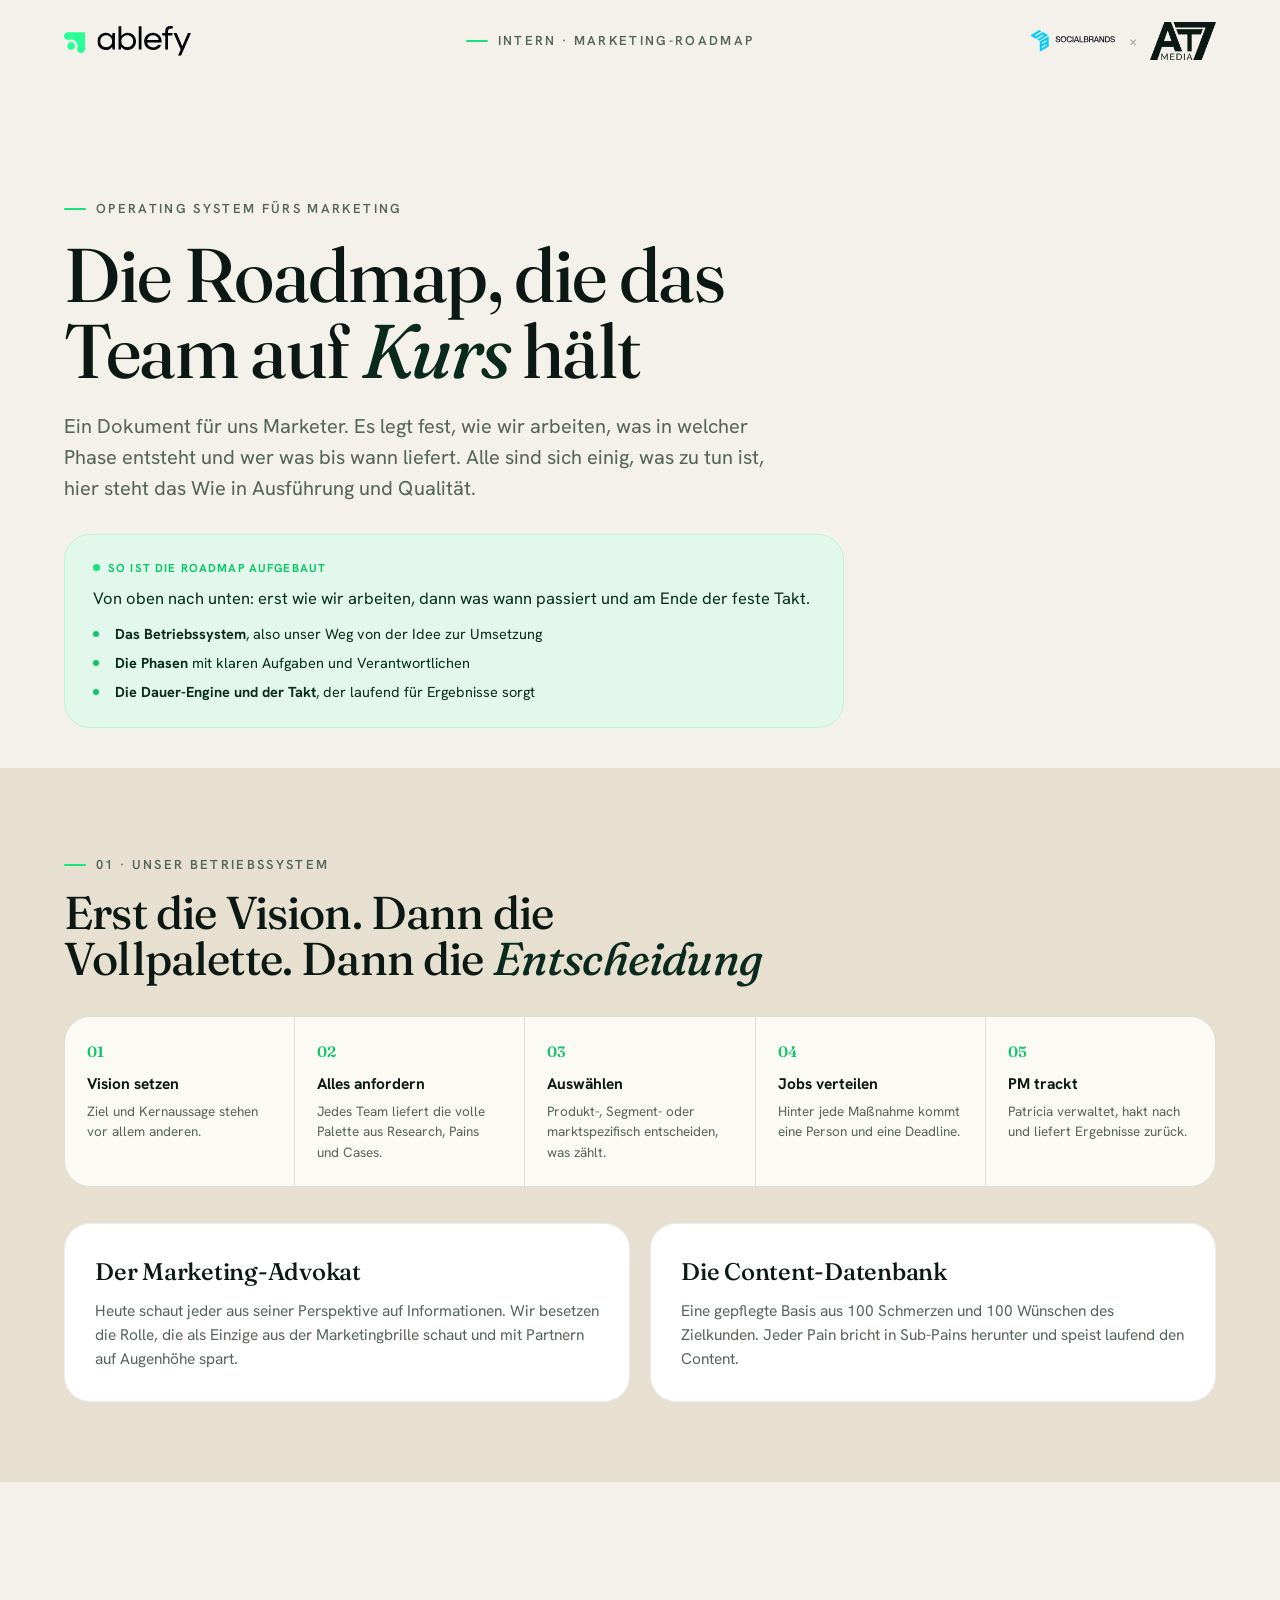
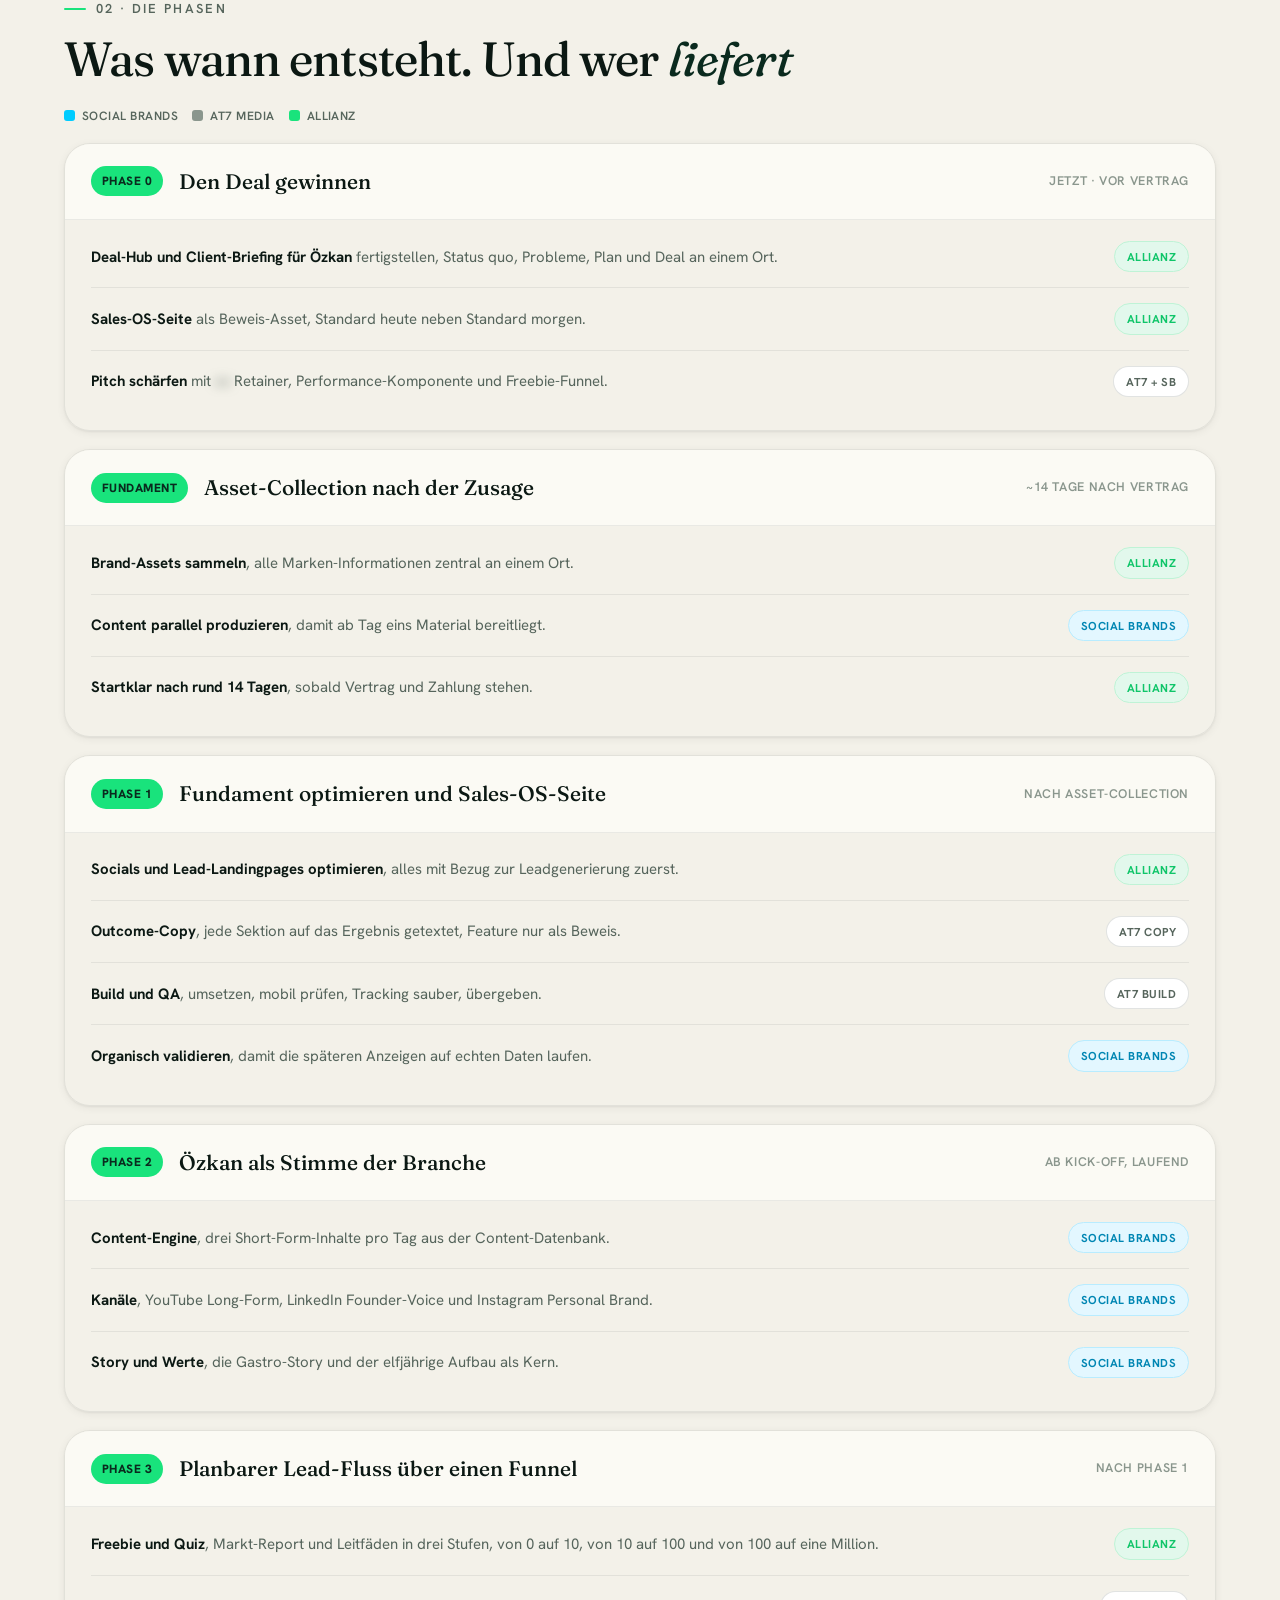
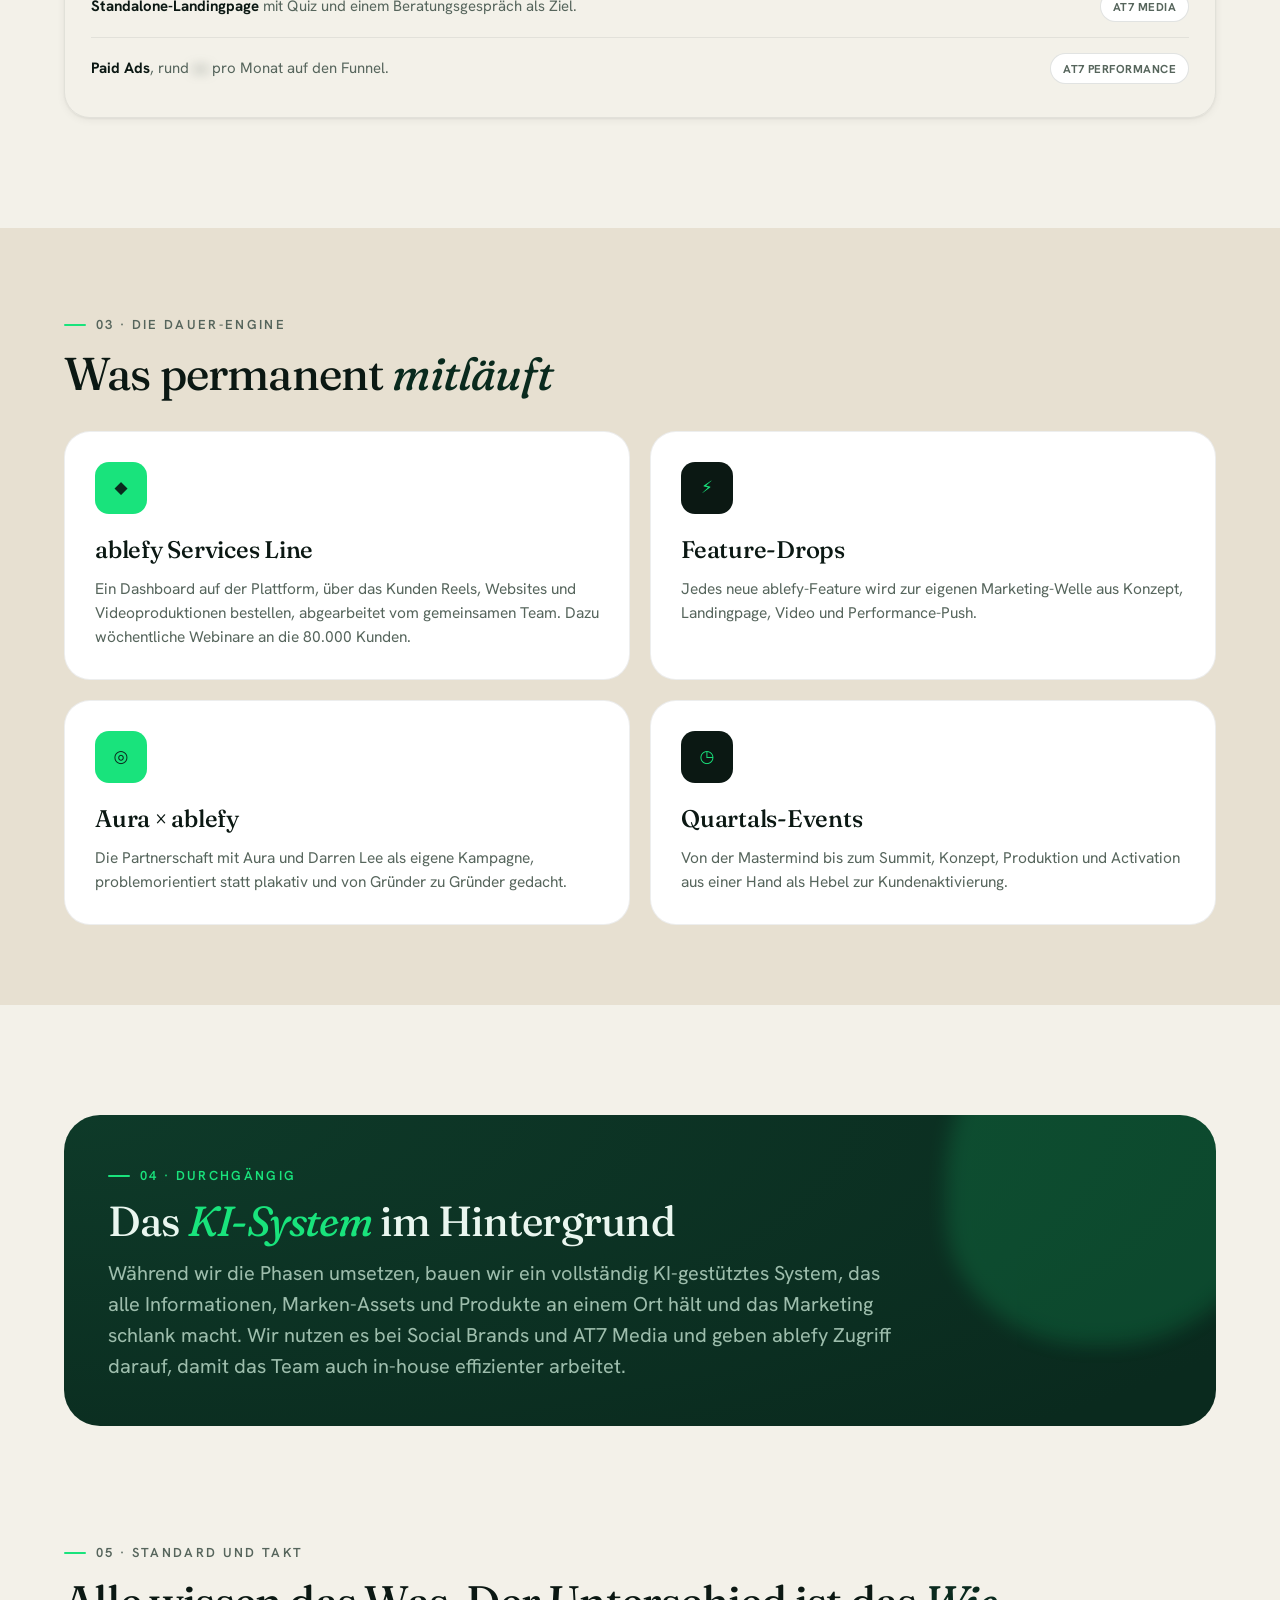
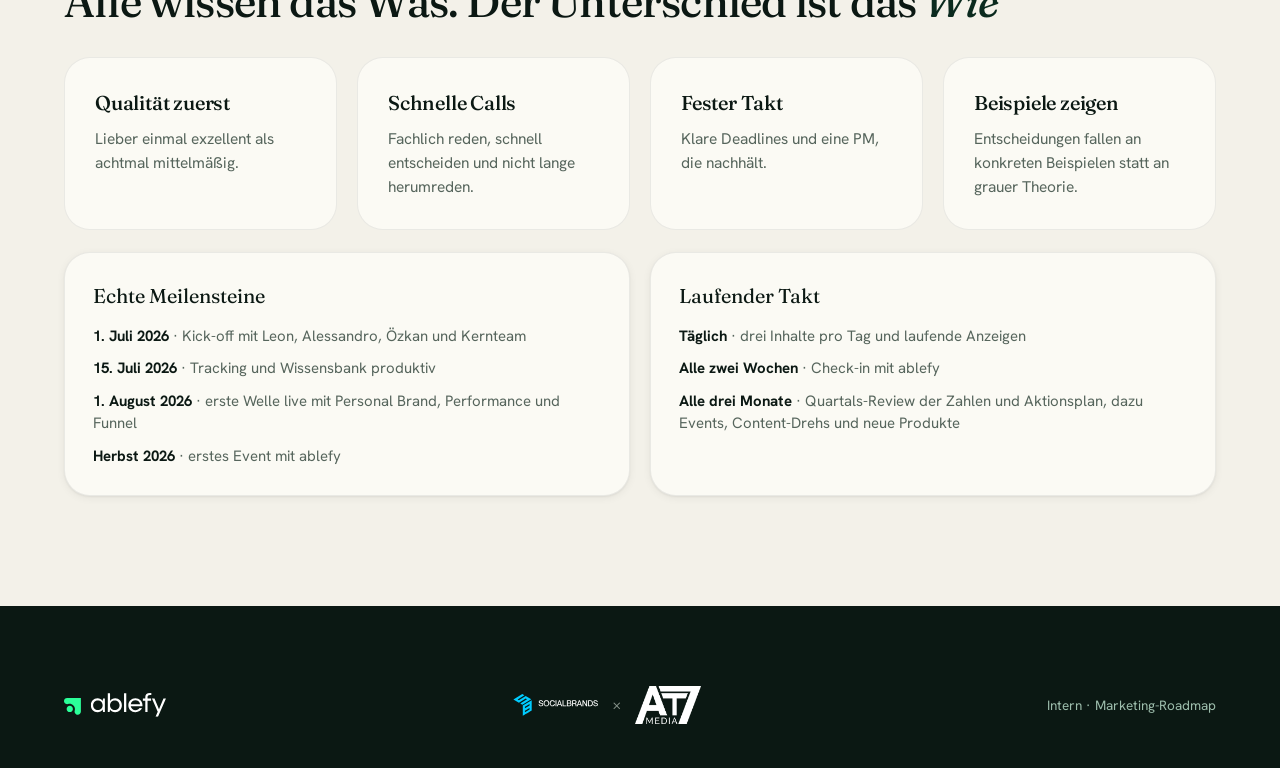
<file: ablefy_roadmap_intern.html>
<!DOCTYPE html>
<html lang="de">
<head>
<meta charset="UTF-8">
<meta name="viewport" content="width=device-width, initial-scale=1.0">
<link rel="icon" type="image/svg+xml" href="assets/favicon.svg">
<meta name="description" content="Unser Betriebssystem, die Phasen mit Ownern und der laufende Takt.">
<!-- OG: beim Deploy assets/og-image.jpg + og:url auf absolute URL (https://DOMAIN/...) umstellen -->
<meta property="og:type" content="website">
<meta property="og:title" content="Marketing-Roadmap (Intern) — ablefy">
<meta property="og:description" content="Unser Betriebssystem, die Phasen mit Ownern und der laufende Takt.">
<meta property="og:image" content="assets/og-image.jpg">
<meta name="twitter:card" content="summary_large_image">
<meta name="twitter:title" content="Marketing-Roadmap (Intern) — ablefy">
<meta name="twitter:description" content="Unser Betriebssystem, die Phasen mit Ownern und der laufende Takt.">
<meta name="twitter:image" content="assets/og-image.jpg">
<title>ablefy — Marketing-Roadmap (Intern)</title>
<link rel="preconnect" href="https://fonts.googleapis.com">
<link rel="preconnect" href="https://fonts.gstatic.com" crossorigin>
<link href="https://fonts.googleapis.com/css2?family=Fraunces:ital,opsz,wght@0,9..144,300..900;1,9..144,300..900&family=Hanken+Grotesk:wght@300..800&display=swap" rel="stylesheet">
<link rel="stylesheet" href="assets/design-system/ablefy.css">
<link rel="stylesheet" href="assets/design-system/ablefy-components.css">
<style>
  html,body{ margin:0; background:var(--paper); }
  .ab .logo img{ height:30px; width:auto; display:block; }
  .ab .partners{ display:inline-flex; align-items:center; gap:13px; }
  .ab .partners img.sb{ height:24px; } .ab .partners img.at7{ height:38px; }
  .ab .partners img.at7.dark{ filter:none; }
  .ab .partners .x{ color:var(--muted-2); font-weight:300; }
  .ab .flow{ display:flex; flex-wrap:wrap; margin-top:34px; border:1px solid var(--line); border-radius:var(--r-lg); overflow:hidden; background:var(--paper-2); }
  .ab .flow .st{ flex:1 1 0; min-width:160px; padding:24px 22px; border-right:1px solid var(--line); }
  .ab .flow .st:last-child{ border-right:none; }
  .ab .flow .s{ font-family:var(--display); font-weight:600; color:var(--spring-deep); font-size:15px; }
  .ab .flow .t{ font-weight:700; margin:8px 0 6px; font-size:15.5px; }
  .ab .flow .d{ color:var(--muted); font-size:13.5px; line-height:1.5; }
  .ab .phase{ border:1px solid var(--line-2); border-radius:var(--r-lg); margin-top:18px; overflow:hidden; box-shadow:var(--shadow-sm); }
  .ab .phase .head{ display:flex; align-items:center; gap:16px; padding:22px 26px; background:var(--paper-2); border-bottom:1px solid var(--line-2); }
  .ab .phase .badge{ font-family:var(--sans); font-weight:800; font-size:12px; letter-spacing:.04em; color:var(--forest); background:var(--spring); padding:6px 11px; border-radius:var(--r-pill); white-space:nowrap; }
  .ab .phase .head h3{ font-family:var(--display); font-weight:500; font-size:21px; }
  .ab .phase .head .when{ margin-left:auto; font-size:12.5px; color:var(--muted-2); letter-spacing:.05em; text-transform:uppercase; white-space:nowrap; font-weight:600; }
  .ab .phase .body{ padding:6px 26px 18px; }
  .ab .task{ display:grid; grid-template-columns:1fr 170px; gap:16px; align-items:center; padding:15px 0; border-top:1px solid var(--line-2); }
  .ab .task:first-child{ border-top:none; }
  .ab .task .tt{ font-size:15px; color:var(--muted); } .ab .task .tt b{ color:var(--ink); font-weight:700; }
  .ab .owner{ justify-self:end; font-size:11.5px; letter-spacing:.04em; text-transform:uppercase; font-weight:700; border-radius:var(--r-pill); padding:6px 12px; white-space:nowrap; }
  .ab .owner.sb{ color:#0086b3; background:#e3f7ff; border:1px solid #b8ecff; }
  .ab .owner.at7{ color:var(--muted); background:var(--paper-3); border:1px solid var(--line); }
  .ab .owner.al{ color:var(--spring-deep); background:var(--mint-soft); border:1px solid var(--mint); }
  .ab .legend{ display:flex; flex-wrap:wrap; gap:14px; margin-top:24px; }
  .ab .legend span{ font-size:12px; letter-spacing:.04em; text-transform:uppercase; color:var(--muted); display:inline-flex; align-items:center; gap:7px; font-weight:600; }
  .ab .legend i{ width:11px; height:11px; border-radius:3px; display:inline-block; }
  .ab .forestbox{ background:radial-gradient(120% 140% at 0% 0%, var(--forest-2), var(--forest)); border-radius:var(--r-xl); padding:44px; color:var(--on-forest); position:relative; overflow:hidden; }
  .ab .forestbox .display{ color:var(--on-forest); }
  ul.clean{ list-style:none; padding:0; margin:14px 0 0; display:grid; gap:9px; }
  ul.clean li{ position:relative; padding-left:24px; color:var(--on-forest-mut); font-size:15px; }
  ul.clean li::before{ content:""; position:absolute; left:0; top:8px; width:7px; height:7px; border-radius:2px; background:var(--spring); }
  @media(max-width:980px){
    .ab .section{ padding:58px 26px; } .ab .nav{ padding:18px 26px; } .ab .nav-right{ display:none; }
    .ab .feat-grid{ grid-template-columns:1fr; } .ab .task{ grid-template-columns:1fr; } .ab .owner{ justify-self:start; }
    .ab h1.display{ font-size:46px !important; }
  }
</style>
</head>
<body>
<div class="ab ab-page">

  <div class="nav">
    <div class="logo"><img src="assets/ablefy-logo.svg" alt="ablefy"></div>
    <span class="eyebrow" style="margin:0">Intern · Marketing-Roadmap</span>
    <div class="nav-right partners"><img class="sb" src="assets/sb-logo-wordmark.svg" alt="Social Brands"><span class="x">×</span><img class="at7" src="assets/at7-logo-dark.png" alt="AT7 Media"></div>
  </div>

  <!-- HERO -->
  <div class="section" style="padding-bottom:40px">
    <div class="wrap">
      <span class="eyebrow">Operating System fürs Marketing</span>
      <h1 class="display" style="font-size:76px;max-width:16ch;margin-top:18px">Die Roadmap, die das Team auf <em>Kurs</em> hält</h1>
      <p class="lede" style="max-width:64ch;margin-top:22px;font-size:20px">Ein Dokument für uns Marketer. Es legt fest, wie wir arbeiten, was in welcher Phase entsteht und wer was bis wann liefert. Alle sind sich einig, was zu tun ist, hier steht das Wie in Ausführung und Qualität.</p>
      <div class="orient">
        <div class="ol">So ist die Roadmap aufgebaut</div>
        <p>Von oben nach unten: erst wie wir arbeiten, dann was wann passiert und am Ende der feste Takt.</p>
        <ul>
          <li><b>Das Betriebssystem</b>, also unser Weg von der Idee zur Umsetzung</li>
          <li><b>Die Phasen</b> mit klaren Aufgaben und Verantwortlichen</li>
          <li><b>Die Dauer-Engine und der Takt</b>, der laufend für Ergebnisse sorgt</li>
        </ul>
      </div>
    </div>
  </div>

  <!-- OPERATING MODEL -->
  <div style="background:var(--sand);padding:80px 64px">
    <div class="wrap">
      <span class="eyebrow">01 · Unser Betriebssystem</span>
      <h2 class="display" style="font-size:46px;margin-top:16px">Erst die Vision. Dann die Vollpalette. Dann die <em>Entscheidung</em></h2>
      <div class="flow">
        <div class="st"><div class="s">01</div><div class="t">Vision setzen</div><div class="d">Ziel und Kernaussage stehen vor allem anderen.</div></div>
        <div class="st"><div class="s">02</div><div class="t">Alles anfordern</div><div class="d">Jedes Team liefert die volle Palette aus Research, Pains und Cases.</div></div>
        <div class="st"><div class="s">03</div><div class="t">Auswählen</div><div class="d">Produkt-, Segment- oder marktspezifisch entscheiden, was zählt.</div></div>
        <div class="st"><div class="s">04</div><div class="t">Jobs verteilen</div><div class="d">Hinter jede Maßnahme kommt eine Person und eine Deadline.</div></div>
        <div class="st"><div class="s">05</div><div class="t">PM trackt</div><div class="d">Patricia verwaltet, hakt nach und liefert Ergebnisse zurück.</div></div>
      </div>
      <div class="feat-grid" style="grid-template-columns:1fr 1fr;margin-top:36px">
        <div class="feat" style="background:var(--paper-3)"><h3 class="serif">Der Marketing-Advokat</h3><p>Heute schaut jeder aus seiner Perspektive auf Informationen. Wir besetzen die Rolle, die als Einzige aus der Marketingbrille schaut und mit Partnern auf Augenhöhe spart.</p></div>
        <div class="feat" style="background:var(--paper-3)"><h3 class="serif">Die Content-Datenbank</h3><p>Eine gepflegte Basis aus 100 Schmerzen und 100 Wünschen des Zielkunden. Jeder Pain bricht in Sub-Pains herunter und speist laufend den Content.</p></div>
      </div>
    </div>
  </div>

  <!-- PHASES -->
  <div class="section">
    <div class="wrap">
      <span class="eyebrow">02 · Die Phasen</span>
      <h2 class="display" style="font-size:48px;margin-top:16px">Was wann entsteht. Und wer <em>liefert</em></h2>
      <div class="legend">
        <span><i style="background:#00ccff"></i>Social Brands</span>
        <span><i style="background:#8A968D"></i>AT7 Media</span>
        <span><i style="background:#19E37C"></i>Allianz</span>
      </div>

      <div class="phase">
        <div class="head"><span class="badge">PHASE 0</span><h3>Den Deal gewinnen</h3><span class="when">Jetzt · vor Vertrag</span></div>
        <div class="body">
          <div class="task"><div class="tt"><b>Deal-Hub und Client-Briefing für Özkan</b> fertigstellen, Status quo, Probleme, Plan und Deal an einem Ort.</div><span class="owner al">Allianz</span></div>
          <div class="task"><div class="tt"><b>Sales-OS-Seite</b> als Beweis-Asset, Standard heute neben Standard morgen.</div><span class="owner al">Allianz</span></div>
          <div class="task"><div class="tt"><b>Pitch schärfen</b> mit <span class="bp">•••</span> Retainer, Performance-Komponente und Freebie-Funnel.</div><span class="owner at7">AT7 + SB</span></div>
        </div>
      </div>

      <div class="phase">
        <div class="head"><span class="badge">FUNDAMENT</span><h3>Asset-Collection nach der Zusage</h3><span class="when">~14 Tage nach Vertrag</span></div>
        <div class="body">
          <div class="task"><div class="tt"><b>Brand-Assets sammeln</b>, alle Marken-Informationen zentral an einem Ort.</div><span class="owner al">Allianz</span></div>
          <div class="task"><div class="tt"><b>Content parallel produzieren</b>, damit ab Tag eins Material bereitliegt.</div><span class="owner sb">Social Brands</span></div>
          <div class="task"><div class="tt"><b>Startklar nach rund 14 Tagen</b>, sobald Vertrag und Zahlung stehen.</div><span class="owner al">Allianz</span></div>
        </div>
      </div>

      <div class="phase">
        <div class="head"><span class="badge">PHASE 1</span><h3>Fundament optimieren und Sales-OS-Seite</h3><span class="when">Nach Asset-Collection</span></div>
        <div class="body">
          <div class="task"><div class="tt"><b>Socials und Lead-Landingpages optimieren</b>, alles mit Bezug zur Leadgenerierung zuerst.</div><span class="owner al">Allianz</span></div>
          <div class="task"><div class="tt"><b>Outcome-Copy</b>, jede Sektion auf das Ergebnis getextet, Feature nur als Beweis.</div><span class="owner at7">AT7 Copy</span></div>
          <div class="task"><div class="tt"><b>Build und QA</b>, umsetzen, mobil prüfen, Tracking sauber, übergeben.</div><span class="owner at7">AT7 Build</span></div>
          <div class="task"><div class="tt"><b>Organisch validieren</b>, damit die späteren Anzeigen auf echten Daten laufen.</div><span class="owner sb">Social Brands</span></div>
        </div>
      </div>

      <div class="phase">
        <div class="head"><span class="badge">PHASE 2</span><h3>Özkan als Stimme der Branche</h3><span class="when">Ab Kick-off, laufend</span></div>
        <div class="body">
          <div class="task"><div class="tt"><b>Content-Engine</b>, drei Short-Form-Inhalte pro Tag aus der Content-Datenbank.</div><span class="owner sb">Social Brands</span></div>
          <div class="task"><div class="tt"><b>Kanäle</b>, YouTube Long-Form, LinkedIn Founder-Voice und Instagram Personal Brand.</div><span class="owner sb">Social Brands</span></div>
          <div class="task"><div class="tt"><b>Story und Werte</b>, die Gastro-Story und der elfjährige Aufbau als Kern.</div><span class="owner sb">Social Brands</span></div>
        </div>
      </div>

      <div class="phase">
        <div class="head"><span class="badge">PHASE 3</span><h3>Planbarer Lead-Fluss über einen Funnel</h3><span class="when">Nach Phase 1</span></div>
        <div class="body">
          <div class="task"><div class="tt"><b>Freebie und Quiz</b>, Markt-Report und Leitfäden in drei Stufen, von 0 auf 10, von 10 auf 100 und von 100 auf eine Million.</div><span class="owner al">Allianz</span></div>
          <div class="task"><div class="tt"><b>Standalone-Landingpage</b> mit Quiz und einem Beratungsgespräch als Ziel.</div><span class="owner at7">AT7 Media</span></div>
          <div class="task"><div class="tt"><b>Paid Ads</b>, rund <span class="bp">•••</span> pro Monat auf den Funnel.</div><span class="owner at7">AT7 Performance</span></div>
        </div>
      </div>
    </div>
  </div>

  <!-- DAUER-ENGINE -->
  <div style="background:var(--sand);padding:80px 64px">
    <div class="wrap">
      <span class="eyebrow">03 · Die Dauer-Engine</span>
      <h2 class="display" style="font-size:46px;margin-top:16px">Was permanent <em>mitläuft</em></h2>
      <div class="feat-grid" style="grid-template-columns:1fr 1fr;margin-top:34px">
        <div class="feat" style="background:var(--paper-3)"><div class="feat-ico spring">◆</div><h3>ablefy Services Line</h3><p>Ein Dashboard auf der Plattform, über das Kunden Reels, Websites und Videoproduktionen bestellen, abgearbeitet vom gemeinsamen Team. Dazu wöchentliche Webinare an die 80.000 Kunden.</p></div>
        <div class="feat" style="background:var(--paper-3)"><div class="feat-ico">⚡</div><h3>Feature-Drops</h3><p>Jedes neue ablefy-Feature wird zur eigenen Marketing-Welle aus Konzept, Landingpage, Video und Performance-Push.</p></div>
        <div class="feat" style="background:var(--paper-3)"><div class="feat-ico spring">◎</div><h3>Aura × ablefy</h3><p>Die Partnerschaft mit Aura und Darren Lee als eigene Kampagne, problemorientiert statt plakativ und von Gründer zu Gründer gedacht.</p></div>
        <div class="feat" style="background:var(--paper-3)"><div class="feat-ico">◷</div><h3>Quartals-Events</h3><p>Von der Mastermind bis zum Summit, Konzept, Produktion und Activation aus einer Hand als Hebel zur Kundenaktivierung.</p></div>
      </div>
    </div>
  </div>

  <!-- KI-SYSTEM -->
  <div class="section">
    <div class="wrap">
      <div class="forestbox">
        <div class="blob" style="width:340px;height:340px;background:var(--spring);opacity:.16;top:-110px;right:-70px;filter:blur(10px)"></div>
        <span class="eyebrow" style="color:var(--spring);position:relative">04 · Durchgängig</span>
        <h2 class="display" style="font-size:42px;margin-top:14px;position:relative">Das <em>KI-System</em> im Hintergrund</h2>
        <p class="lede" style="color:var(--on-forest-mut);margin-top:16px;max-width:72ch;position:relative">Während wir die Phasen umsetzen, bauen wir ein vollständig KI-gestütztes System, das alle Informationen, Marken-Assets und Produkte an einem Ort hält und das Marketing schlank macht. Wir nutzen es bei Social Brands und AT7 Media und geben ablefy Zugriff darauf, damit das Team auch in-house effizienter arbeitet.</p>
      </div>
    </div>
  </div>

  <!-- QUALITY -->
  <div class="section" style="padding-top:0">
    <div class="wrap">
      <span class="eyebrow">05 · Standard und Takt</span>
      <h2 class="display" style="font-size:44px;margin-top:16px">Alle wissen das Was. Der Unterschied ist das <em>Wie</em></h2>
      <div class="feat-grid" style="grid-template-columns:repeat(4,1fr);margin-top:34px">
        <div class="feat"><h3 class="serif" style="font-size:20px">Qualität zuerst</h3><p>Lieber einmal exzellent als achtmal mittelmäßig.</p></div>
        <div class="feat"><h3 class="serif" style="font-size:20px">Schnelle Calls</h3><p>Fachlich reden, schnell entscheiden und nicht lange herumreden.</p></div>
        <div class="feat"><h3 class="serif" style="font-size:20px">Fester Takt</h3><p>Klare Deadlines und eine PM, die nachhält.</p></div>
        <div class="feat"><h3 class="serif" style="font-size:20px">Beispiele zeigen</h3><p>Entscheidungen fallen an konkreten Beispielen statt an grauer Theorie.</p></div>
      </div>
      <div class="feat-grid" style="grid-template-columns:1fr 1fr;margin-top:22px">
        <div class="card" style="padding:28px"><h3 class="serif" style="font-size:20px;margin-bottom:14px">Echte Meilensteine</h3>
          <div style="display:grid;gap:10px;font-size:15px;color:var(--muted)">
            <div><b style="color:var(--ink)">1. Juli 2026</b> · Kick-off mit Leon, Alessandro, Özkan und Kernteam</div>
            <div><b style="color:var(--ink)">15. Juli 2026</b> · Tracking und Wissensbank produktiv</div>
            <div><b style="color:var(--ink)">1. August 2026</b> · erste Welle live mit Personal Brand, Performance und Funnel</div>
            <div><b style="color:var(--ink)">Herbst 2026</b> · erstes Event mit ablefy</div>
          </div>
        </div>
        <div class="card" style="padding:28px"><h3 class="serif" style="font-size:20px;margin-bottom:14px">Laufender Takt</h3>
          <div style="display:grid;gap:10px;font-size:15px;color:var(--muted)">
            <div><b style="color:var(--ink)">Täglich</b> · drei Inhalte pro Tag und laufende Anzeigen</div>
            <div><b style="color:var(--ink)">Alle zwei Wochen</b> · Check-in mit ablefy</div>
            <div><b style="color:var(--ink)">Alle drei Monate</b> · Quartals-Review der Zahlen und Aktionsplan, dazu Events, Content-Drehs und neue Produkte</div>
          </div>
        </div>
      </div>
    </div>
  </div>

  <div class="footer">
    <div class="wrap">
      <div style="display:flex;flex-wrap:wrap;justify-content:space-between;gap:24px;align-items:center">
        <img src="assets/ablefy-logo-white.svg" alt="ablefy" style="height:24px">
        <span class="partners"><img class="sb" src="assets/sb-logo-wordmark-white.svg" alt="Social Brands"><span class="x">×</span><img class="at7" src="assets/at7-logo-white.png" alt="AT7 Media"></span>
        <span style="color:var(--on-forest-mut);font-size:13.5px">Intern · Marketing-Roadmap</span>
      </div>
    </div>
  </div>

</div>
</body>
</html>
</file>
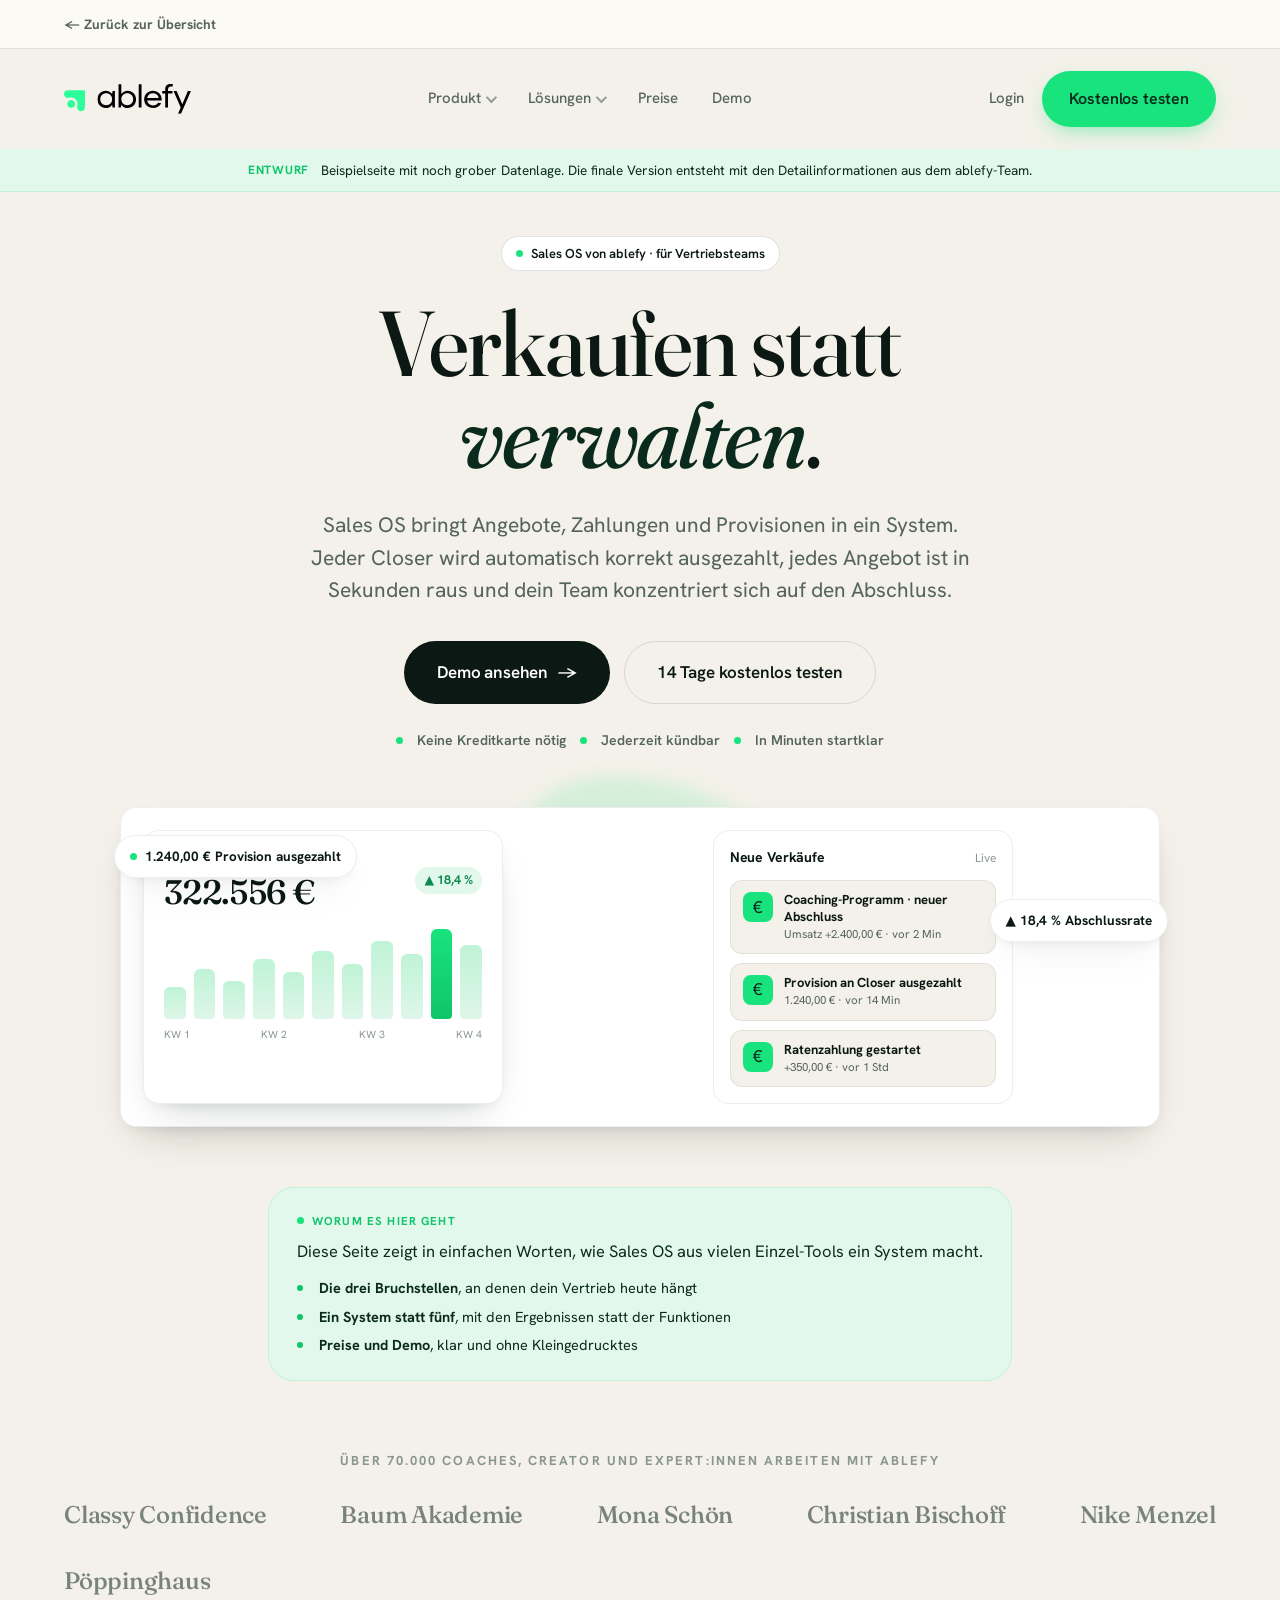
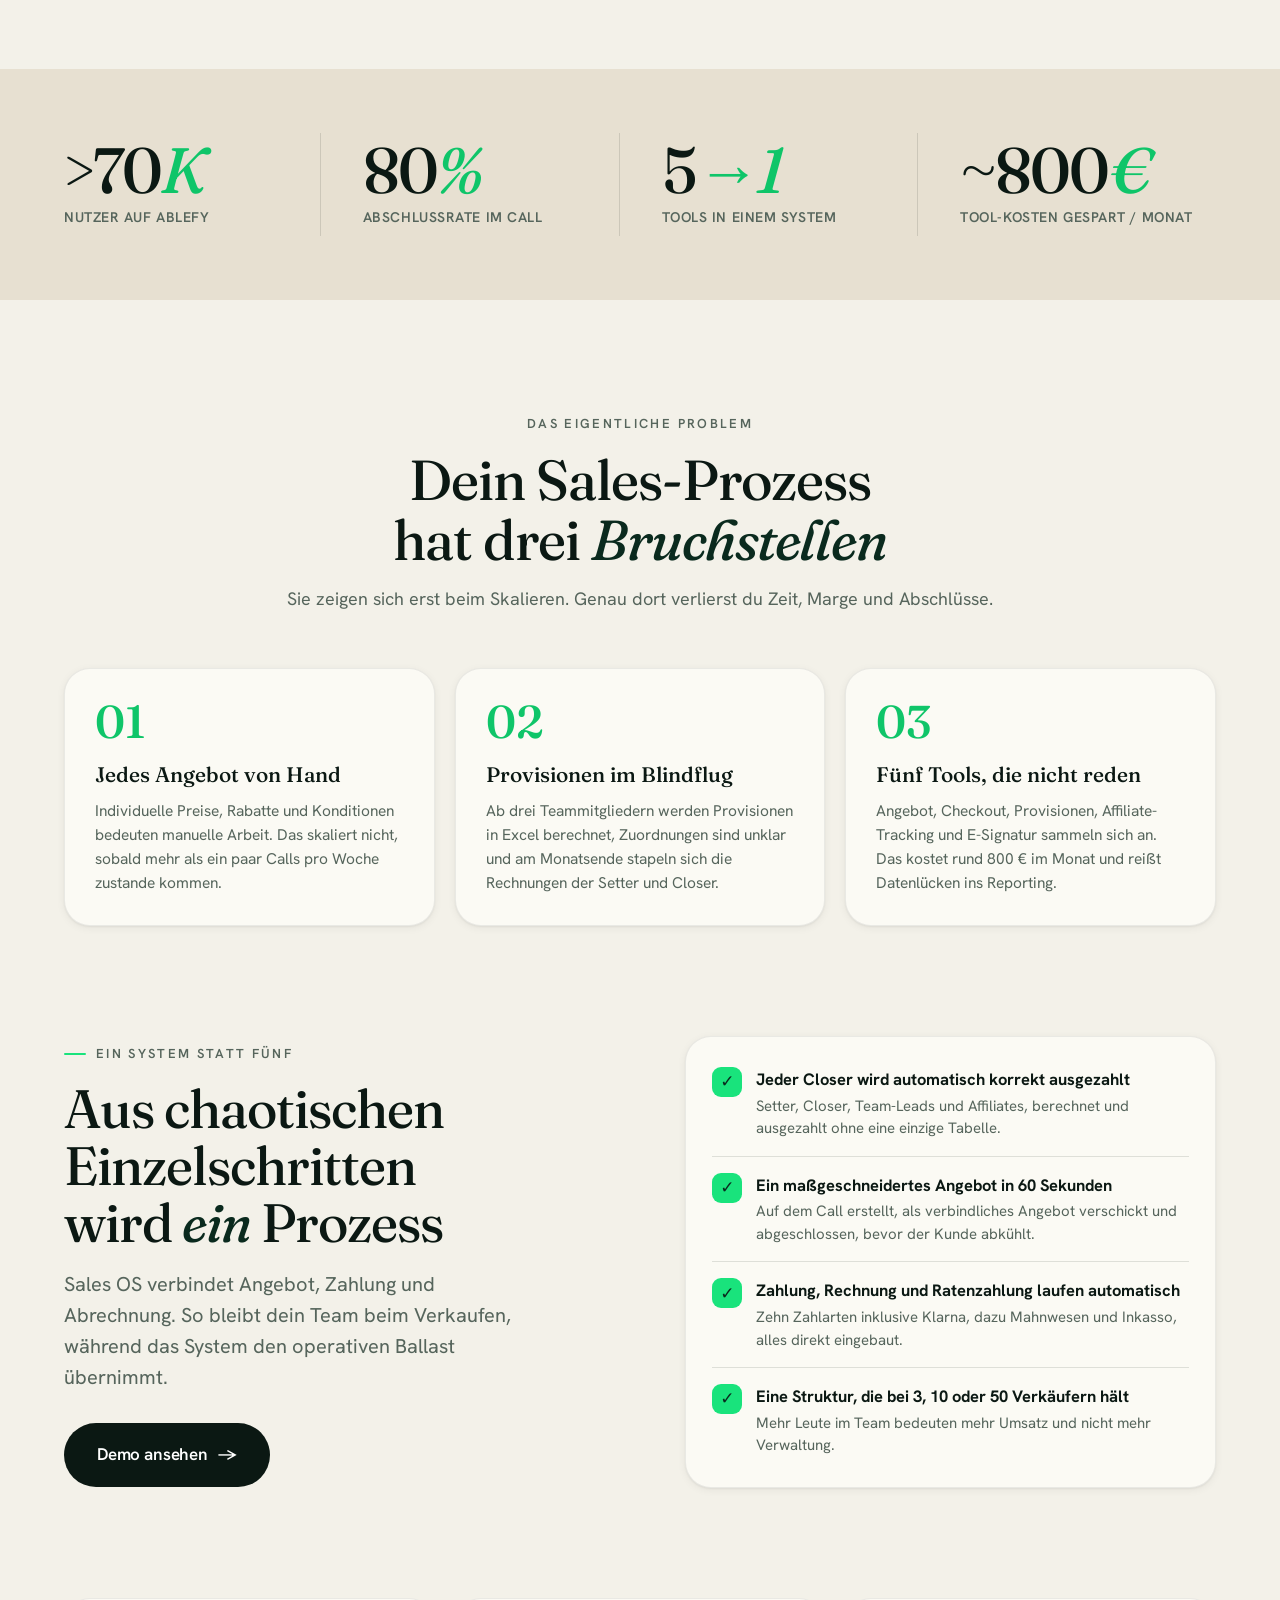
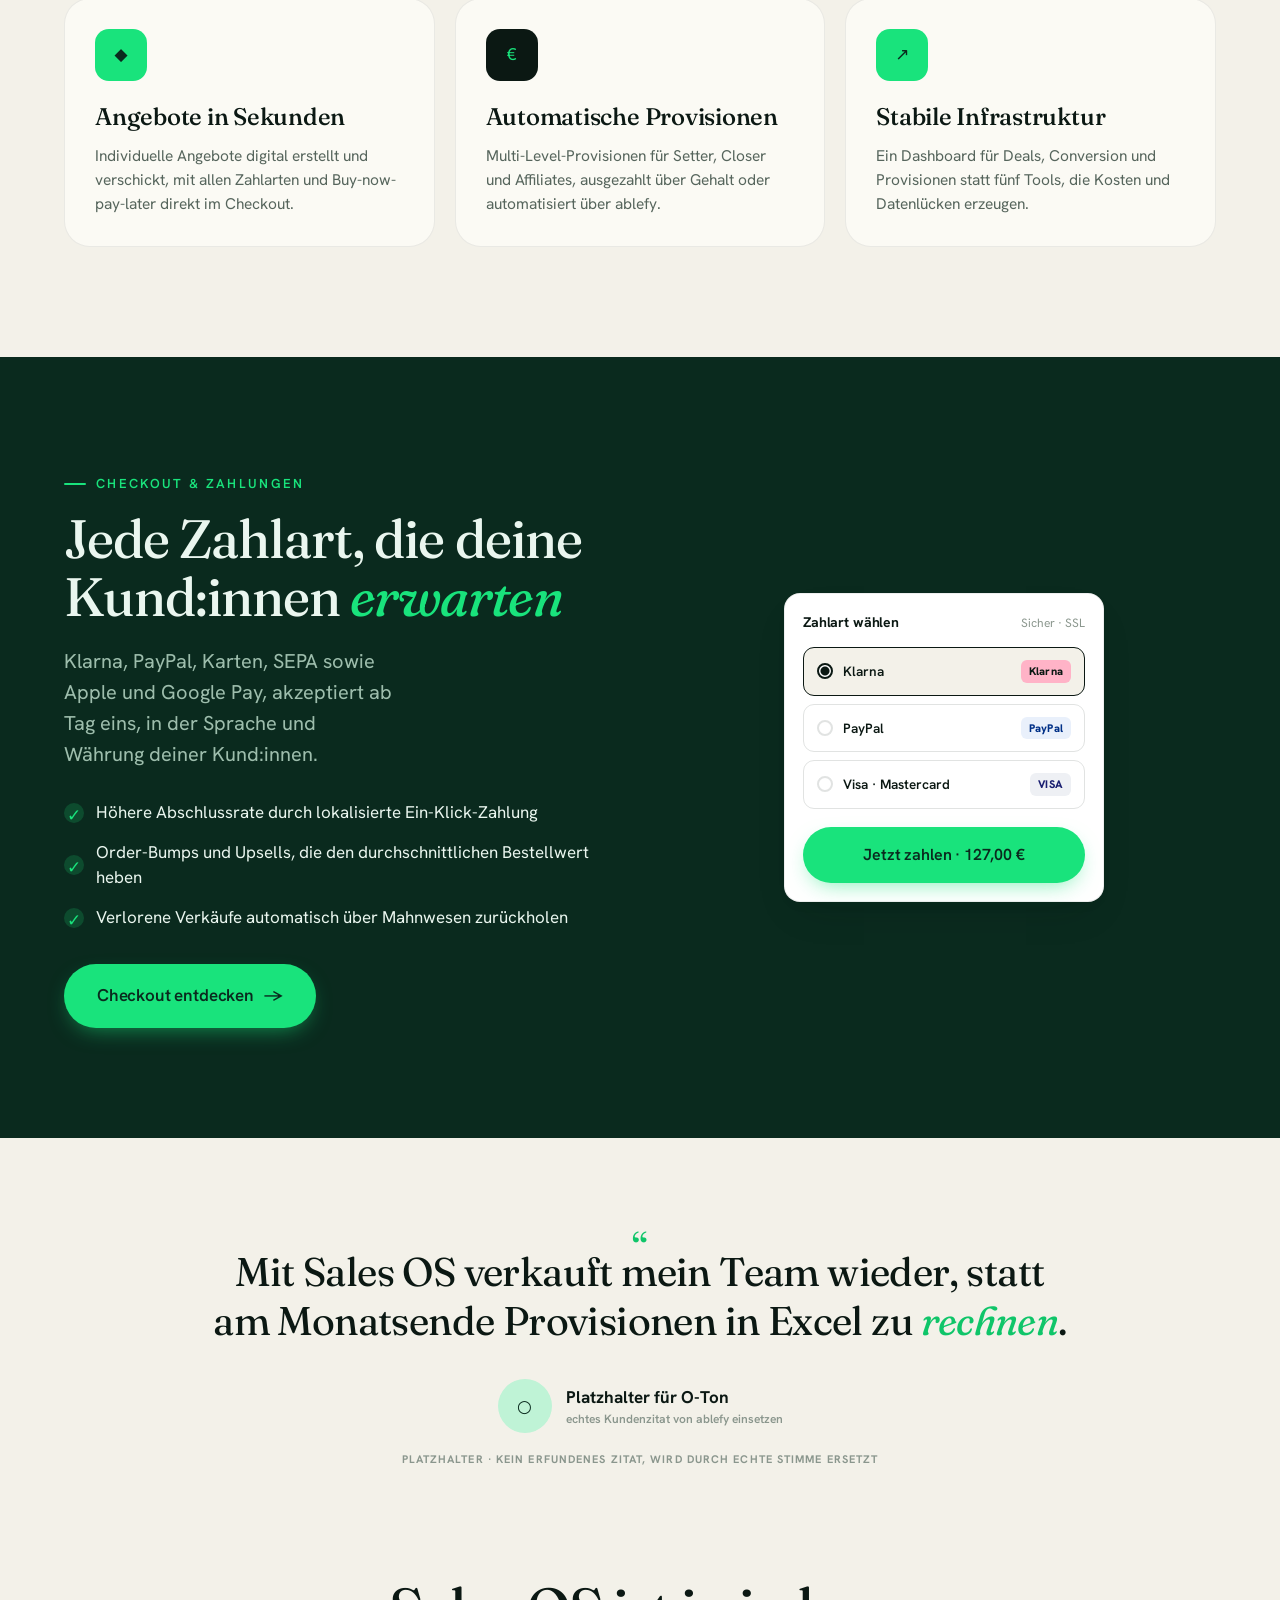
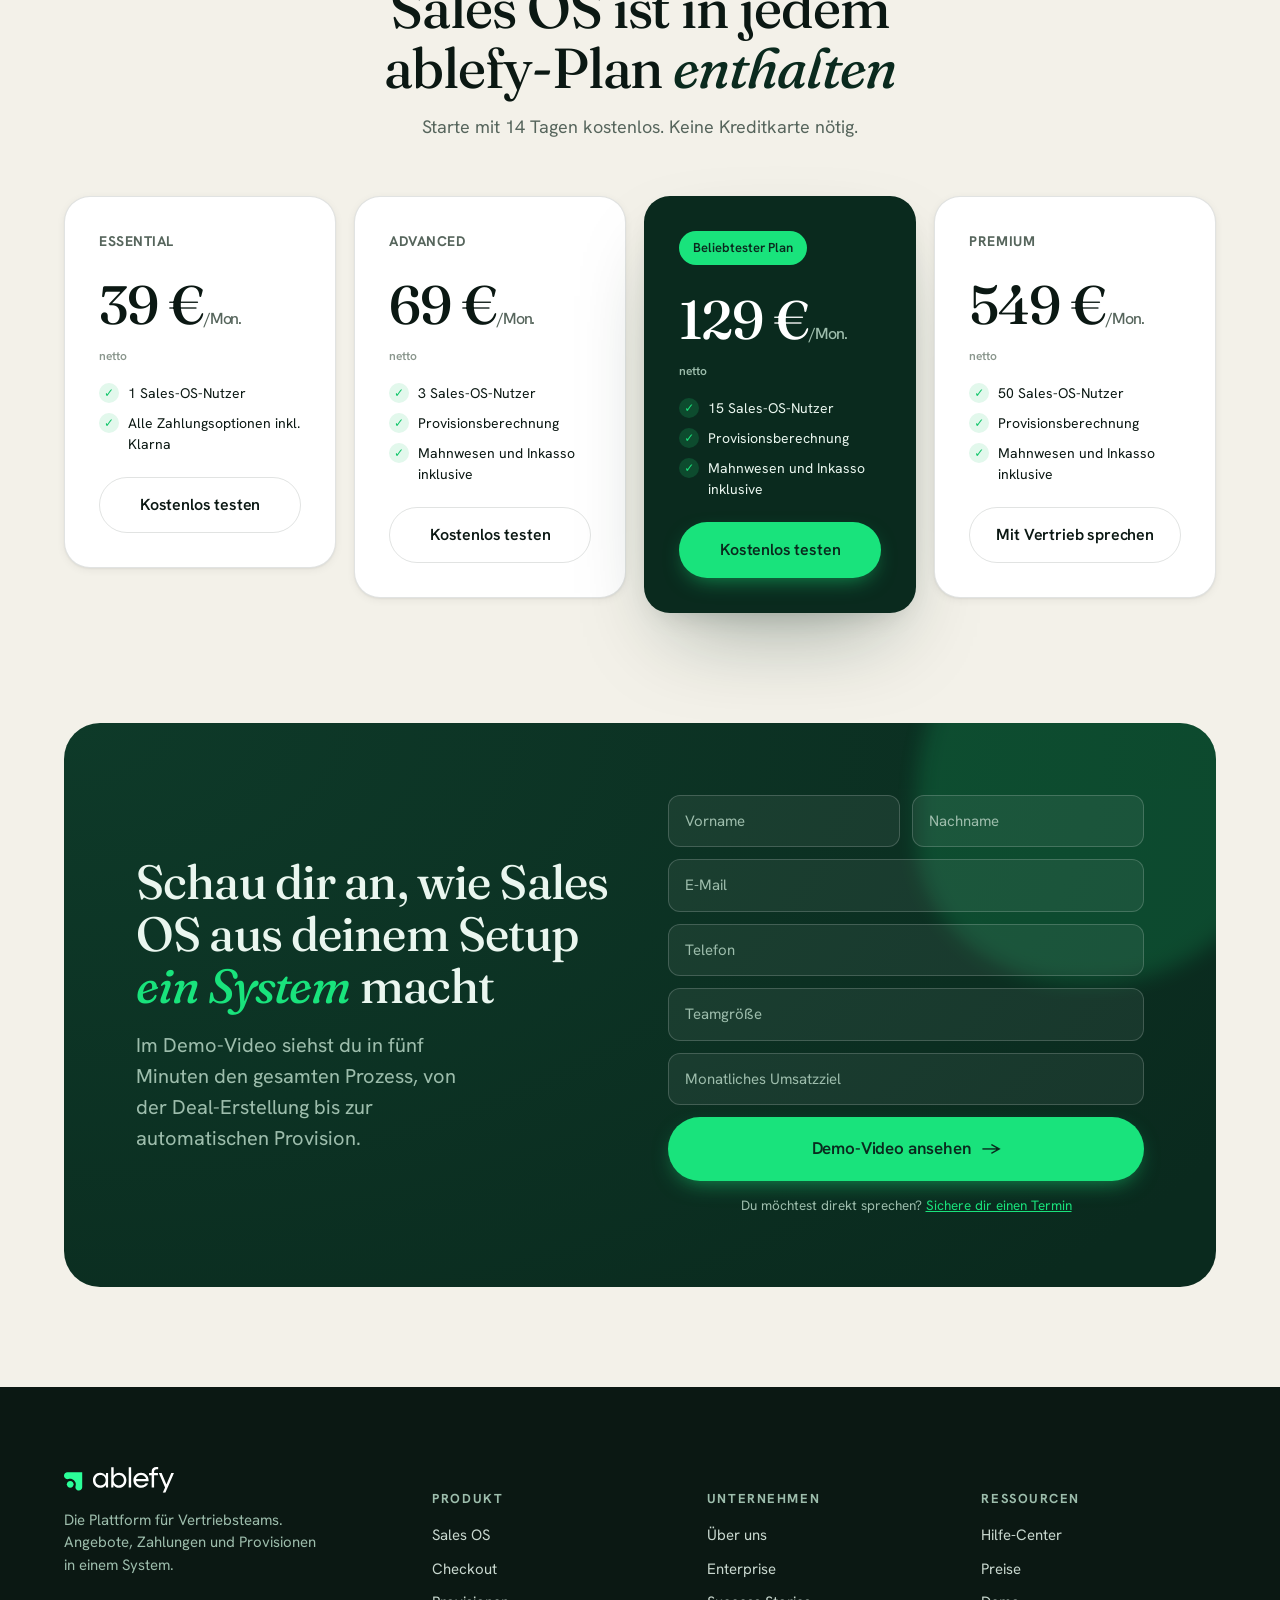
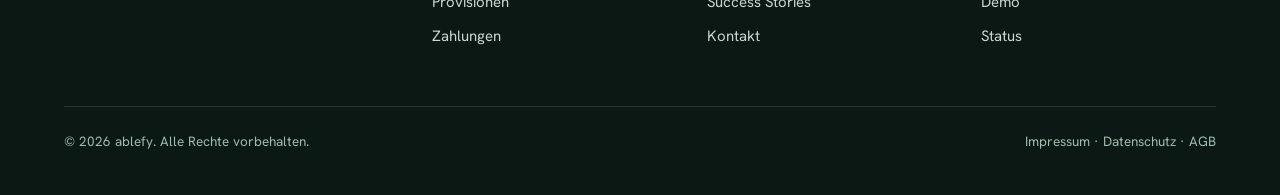
<file: ablefy_sales_os_landingpage.html>
<!DOCTYPE html>
<html lang="de">
<head>
<meta charset="UTF-8">
<meta name="viewport" content="width=device-width, initial-scale=1.0">
<link rel="icon" type="image/svg+xml" href="assets/favicon.svg">
<meta name="description" content="Angebote, Zahlungen und Provisionen in einem System, damit dein Vertriebsteam verkauft statt verwaltet.">
<!-- OG: beim Deploy assets/og-image.jpg + og:url auf absolute URL (https://DOMAIN/...) umstellen -->
<meta property="og:type" content="website">
<meta property="og:title" content="Sales OS von ablefy — Verkaufen statt verwalten">
<meta property="og:description" content="Angebote, Zahlungen und Provisionen in einem System, damit dein Vertriebsteam verkauft statt verwaltet.">
<meta property="og:image" content="assets/og-image.jpg">
<meta name="twitter:card" content="summary_large_image">
<meta name="twitter:title" content="Sales OS von ablefy — Verkaufen statt verwalten">
<meta name="twitter:description" content="Angebote, Zahlungen und Provisionen in einem System, damit dein Vertriebsteam verkauft statt verwaltet.">
<meta name="twitter:image" content="assets/og-image.jpg">
<title>Sales OS von ablefy — Verkaufen statt verwalten</title>
<link rel="preconnect" href="https://fonts.googleapis.com">
<link rel="preconnect" href="https://fonts.gstatic.com" crossorigin>
<link href="https://fonts.googleapis.com/css2?family=Fraunces:ital,opsz,wght@0,9..144,300..900;1,9..144,300..900&family=Hanken+Grotesk:wght@300..800&display=swap" rel="stylesheet">
<link rel="stylesheet" href="assets/design-system/ablefy.css">
<link rel="stylesheet" href="assets/design-system/ablefy-components.css">
<style>
  html,body{ margin:0; background:var(--paper); }
  /* page-local helpers layered on the design system */
  .ab .logo img{ height:30px; width:auto; display:block; }
  .ab .section.tight{ padding-top:0; }
  .ab .pain-card{ background:var(--paper-2); border:1px solid var(--line-2); border-radius:var(--r-lg); padding:30px; box-shadow:var(--shadow-sm); }
  .ab .pain-card .k{ font-family:var(--display); font-weight:520; font-size:46px; color:var(--spring-deep); line-height:1; }
  .ab .pain-card h3{ font-family:var(--display); font-weight:500; font-size:21px; margin:14px 0 8px; }
  .ab .pain-card p{ color:var(--muted); font-size:15.5px; line-height:1.55; }
  .ab .out-row{ display:flex; gap:14px; align-items:flex-start; padding:16px 0; border-top:1px solid var(--line); }
  .ab .out-row:first-child{ border-top:none; }
  .ab .out-ic{ width:30px;height:30px;border-radius:9px;background:var(--spring);color:var(--forest);display:grid;place-items:center;flex:0 0 auto;font-weight:800; }
  .ab .out-row .ot{ font-weight:700; font-size:16.5px; margin-bottom:3px; }
  .ab .out-row .os{ color:var(--muted); font-size:15px; line-height:1.5; }
  .ab .field{ width:100%; padding:14px 16px; border-radius:12px; border:1px solid rgba(255,255,255,.18); background:rgba(255,255,255,.06); color:var(--on-forest); font:inherit; font-size:15px; }
  .ab .field::placeholder{ color:var(--on-forest-mut); }
  .ab .ph-note{ font-size:11px; letter-spacing:.1em; text-transform:uppercase; color:var(--muted-2); font-weight:700; }
  @media(max-width:980px){
    .ab .section{ padding:64px 28px; }
    .ab .nav{ padding:18px 28px; }
    .ab .split{ grid-template-columns:1fr; gap:34px; }
    .ab .feat-grid{ grid-template-columns:1fr; }
    .ab .stats{ flex-wrap:wrap; }
    .ab .stat + .stat{ border-left:none; padding-left:0; }
    .ab .nav-links{ display:none; }
    .ab h1.display{ font-size:54px !important; }
  }
</style>
</head>
<body>
<div class="ab ab-page">

  <!-- ============ NAV ============ -->
  <div style="border-bottom:1px solid var(--line);padding:11px 64px;background:var(--paper-2)"><a href="index.html" style="color:var(--muted);font-size:13.5px;font-weight:700;display:inline-flex;align-items:center;gap:7px">&#8592; Zurück zur Übersicht</a></div>
  <div class="nav">
    <div class="logo"><img src="assets/ablefy-logo.svg" alt="ablefy"></div>
    <div class="nav-links">
      <a href="#system">Produkt<span class="chev"></span></a>
      <a href="#bruchstellen">Lösungen<span class="chev"></span></a>
      <a href="#preise">Preise</a>
      <a href="#demo">Demo</a>
    </div>
    <div class="nav-right"><a href="#" style="color:var(--muted)">Login</a><button class="btn btn-spring">Kostenlos testen</button></div>
  </div>

  <!-- ============ DISCLAIMER ============ -->
  <div style="background:var(--mint-soft);border-bottom:1px solid var(--mint)">
    <div class="wrap" style="display:flex;gap:12px;align-items:center;justify-content:center;padding:11px 24px;text-align:center;flex-wrap:wrap">
      <span style="font-size:12px;font-weight:700;letter-spacing:.06em;text-transform:uppercase;color:var(--spring-deep)">Entwurf</span>
      <span style="font-size:13.5px;color:var(--forest)">Beispielseite mit noch grober Datenlage. Die finale Version entsteht mit den Detailinformationen aus dem ablefy-Team.</span>
    </div>
  </div>

  <!-- ============ HERO (Direction B) ============ -->
  <div style="display:flex;flex-direction:column;align-items:center;text-align:center;padding:44px 64px 0">
    <span class="chip" style="margin-bottom:26px"><span class="dot"></span>Sales OS von ablefy · für Vertriebsteams</span>
    <h1 class="display" style="font-size:92px;max-width:14ch">Verkaufen <span class="mark">statt</span> <em>verwalten</em>.</h1>
    <p class="lede" style="max-width:56ch;text-align:center;margin-top:28px;font-size:21px">Sales OS bringt Angebote, Zahlungen und Provisionen in ein System. Jeder Closer wird automatisch korrekt ausgezahlt, jedes Angebot ist in Sekunden raus und dein Team konzentriert sich auf den Abschluss.</p>
    <div style="display:flex;gap:14px;margin-top:34px;flex-wrap:wrap;justify-content:center">
      <button class="btn btn-primary btn-lg">Demo ansehen <span class="ar">→</span></button>
      <button class="btn btn-ghost btn-lg">14 Tage kostenlos testen</button>
    </div>
    <div class="mock-row" style="gap:14px;margin-top:26px;color:var(--muted);font-size:14px;font-weight:600;flex-wrap:wrap;justify-content:center">
      <span class="dot"></span>Keine Kreditkarte nötig<span class="dot"></span>Jederzeit kündbar<span class="dot"></span>In Minuten startklar
    </div>

    <div style="position:relative;width:100%;max-width:1040px;margin:56px auto 0">
      <div class="blob" style="width:320px;height:320px;background:var(--spring);opacity:.13;top:-30px;left:50%;transform:translateX(-50%);filter:blur(8px)"></div>
      <div class="float-pill" style="top:28px;left:-6px;z-index:3"><span class="dot"></span>1.240,00 € Provision ausgezahlt</div>
      <div class="float-pill" style="top:92px;right:-8px;z-index:3">▲ 18,4 % Abschlussrate</div>
      <div class="ui" style="padding:22px;display:grid;grid-template-columns:1.3fr 1fr;gap:18px;text-align:left;position:relative">
        <div class="dash mock" style="max-width:360px">
          <div class="dash-top">
            <div>
              <div class="mini" style="font-weight:700;letter-spacing:.04em;text-transform:uppercase">Umsatz · 30 Tage</div>
              <div class="dash-kpi" style="margin-top:6px">322.556 €</div>
            </div>
            <span class="delta">▲ 18,4 %</span>
          </div>
          <div class="chart"><div class="bar" style="height:34%"></div><div class="bar" style="height:52%"></div><div class="bar" style="height:40%"></div><div class="bar" style="height:63%"></div><div class="bar" style="height:49%"></div><div class="bar" style="height:71%"></div><div class="bar" style="height:58%"></div><div class="bar" style="height:82%"></div><div class="bar" style="height:68%"></div><div class="bar hot" style="height:94%"></div><div class="bar" style="height:78%"></div></div>
          <div class="axis"><span>KW 1</span><span>KW 2</span><span>KW 3</span><span>KW 4</span></div>
        </div>
        <div class="ui mock" style="padding:16px;max-width:300px;box-shadow:none;border:1px solid var(--line-2)">
          <div class="mock-row" style="justify-content:space-between;margin-bottom:12px">
            <span class="mock-h" style="font-size:14px">Neue Verkäufe</span><span class="mini">Live</span>
          </div>
          <div class="feed">
            <div class="feed-item"><span class="feed-ic">€</span><div><div class="feed-t">Coaching-Programm · neuer Abschluss</div><div class="feed-s">Umsatz +2.400,00 € · vor 2 Min</div></div></div>
            <div class="feed-item"><span class="feed-ic">€</span><div><div class="feed-t">Provision an Closer ausgezahlt</div><div class="feed-s">1.240,00 € · vor 14 Min</div></div></div>
            <div class="feed-item"><span class="feed-ic">€</span><div><div class="feed-t">Ratenzahlung gestartet</div><div class="feed-s">+350,00 € · vor 1 Std</div></div></div>
          </div>
        </div>
      </div>
    </div>
  </div>

  <!-- ============ ORIENT ============ -->
  <div class="section" style="padding-top:30px;padding-bottom:0"><div class="wrap" style="display:flex;justify-content:center">
    <div class="orient" style="max-width:860px">
      <div class="ol">Worum es hier geht</div>
      <p>Diese Seite zeigt in einfachen Worten, wie Sales OS aus vielen Einzel-Tools ein System macht.</p>
      <ul>
        <li><b>Die drei Bruchstellen</b>, an denen dein Vertrieb heute hängt</li>
        <li><b>Ein System statt fünf</b>, mit den Ergebnissen statt der Funktionen</li>
        <li><b>Preise und Demo</b>, klar und ohne Kleingedrucktes</li>
      </ul>
    </div>
  </div></div>

  <!-- ============ SOCIAL PROOF STRIP ============ -->
  <div class="section" style="padding-top:70px;padding-bottom:0">
    <p style="text-align:center;color:var(--muted-2);font-size:13px;font-weight:700;letter-spacing:.16em;text-transform:uppercase;margin-bottom:26px">Über 70.000 Coaches, Creator und Expert:innen arbeiten mit ablefy</p>
    <div class="logos wrap">
      <span class="logo-word">Classy Confidence</span><span class="logo-word">Baum Akademie</span><span class="logo-word">Mona Schön</span><span class="logo-word">Christian Bischoff</span><span class="logo-word">Nike Menzel</span><span class="logo-word">Pöppinghaus</span>
    </div>
  </div>

  <!-- ============ STAT BAND ============ -->
  <div style="background:var(--sand);padding:64px;margin-top:70px">
    <div class="wrap stats">
      <div class="stat"><div class="num">&gt;70<em>K</em></div><div class="lab">Nutzer auf ablefy</div></div>
      <div class="stat"><div class="num">80<em>%</em></div><div class="lab">Abschlussrate im Call</div></div>
      <div class="stat"><div class="num">5<em>→1</em></div><div class="lab">Tools in einem System</div></div>
      <div class="stat"><div class="num">~800<em>€</em></div><div class="lab">Tool-Kosten gespart / Monat</div></div>
    </div>
  </div>

  <!-- ============ PROBLEM: 3 Bruchstellen ============ -->
  <div class="section" id="bruchstellen">
    <div class="wrap">
      <div class="sec-head">
        <span class="eyebrow center" style="justify-content:center">Das eigentliche Problem</span>
        <h2 class="display" style="margin-top:14px">Dein Sales-Prozess hat drei <em>Bruchstellen</em></h2>
        <p>Sie zeigen sich erst beim Skalieren. Genau dort verlierst du Zeit, Marge und Abschlüsse.</p>
      </div>
      <div style="display:grid;grid-template-columns:repeat(3,1fr);gap:20px">
        <div class="pain-card">
          <div class="k">01</div>
          <h3>Jedes Angebot von Hand</h3>
          <p>Individuelle Preise, Rabatte und Konditionen bedeuten manuelle Arbeit. Das skaliert nicht, sobald mehr als ein paar Calls pro Woche zustande kommen.</p>
        </div>
        <div class="pain-card">
          <div class="k">02</div>
          <h3>Provisionen im Blindflug</h3>
          <p>Ab drei Teammitgliedern werden Provisionen in Excel berechnet, Zuordnungen sind unklar und am Monatsende stapeln sich die Rechnungen der Setter und Closer.</p>
        </div>
        <div class="pain-card">
          <div class="k">03</div>
          <h3>Fünf Tools, die nicht reden</h3>
          <p>Angebot, Checkout, Provisionen, Affiliate-Tracking und E-Signatur sammeln sich an. Das kostet rund 800 € im Monat und reißt Datenlücken ins Reporting.</p>
        </div>
      </div>
    </div>
  </div>

  <!-- ============ SYSTEM: outcome split ============ -->
  <div class="section tight" id="system">
    <div class="wrap">
      <div class="split">
        <div>
          <span class="eyebrow">Ein System statt fünf</span>
          <h2 class="display" style="font-size:54px;line-height:1.06;margin-top:16px">Aus chaotischen Einzelschritten wird <em>ein</em> Prozess</h2>
          <p class="lede" style="max-width:42ch;margin-top:18px">Sales OS verbindet Angebot, Zahlung und Abrechnung. So bleibt dein Team beim Verkaufen, während das System den operativen Ballast übernimmt.</p>
          <button class="btn btn-primary btn-lg" style="margin-top:30px">Demo ansehen <span class="ar">→</span></button>
        </div>
        <div style="display:flex;flex-direction:column;gap:0;background:var(--paper-2);border:1px solid var(--line-2);border-radius:var(--r-lg);padding:14px 26px;box-shadow:var(--shadow-sm)">
          <div class="out-row"><span class="out-ic">✓</span><div><div class="ot">Jeder Closer wird automatisch korrekt ausgezahlt</div><div class="os">Setter, Closer, Team-Leads und Affiliates, berechnet und ausgezahlt ohne eine einzige Tabelle.</div></div></div>
          <div class="out-row"><span class="out-ic">✓</span><div><div class="ot">Ein maßgeschneidertes Angebot in 60 Sekunden</div><div class="os">Auf dem Call erstellt, als verbindliches Angebot verschickt und abgeschlossen, bevor der Kunde abkühlt.</div></div></div>
          <div class="out-row"><span class="out-ic">✓</span><div><div class="ot">Zahlung, Rechnung und Ratenzahlung laufen automatisch</div><div class="os">Zehn Zahlarten inklusive Klarna, dazu Mahnwesen und Inkasso, alles direkt eingebaut.</div></div></div>
          <div class="out-row"><span class="out-ic">✓</span><div><div class="ot">Eine Struktur, die bei 3, 10 oder 50 Verkäufern hält</div><div class="os">Mehr Leute im Team bedeuten mehr Umsatz und nicht mehr Verwaltung.</div></div></div>
        </div>
      </div>
    </div>
  </div>

  <!-- ============ FEATURE GRID ============ -->
  <div class="section tight">
    <div class="wrap">
      <div class="feat-grid">
        <div class="feat"><div class="feat-ico spring">◆</div><h3>Angebote in Sekunden</h3><p>Individuelle Angebote digital erstellt und verschickt, mit allen Zahlarten und Buy-now-pay-later direkt im Checkout.</p></div>
        <div class="feat"><div class="feat-ico">€</div><h3>Automatische Provisionen</h3><p>Multi-Level-Provisionen für Setter, Closer und Affiliates, ausgezahlt über Gehalt oder automatisiert über ablefy.</p></div>
        <div class="feat"><div class="feat-ico spring">↗</div><h3>Stabile Infrastruktur</h3><p>Ein Dashboard für Deals, Conversion und Provisionen statt fünf Tools, die Kosten und Datenlücken erzeugen.</p></div>
      </div>
    </div>
  </div>

  <!-- ============ DARK: Zahlungen ============ -->
  <div class="section dark">
    <div class="wrap" style="display:grid;grid-template-columns:1fr 1fr;gap:64px;align-items:center">
      <div>
        <span class="eyebrow" style="color:var(--spring)">Checkout &amp; Zahlungen</span>
        <h2 class="display" style="font-size:54px;line-height:1.08;margin-top:16px;color:var(--on-forest)">Jede Zahlart, die deine Kund:innen <em>erwarten</em></h2>
        <p class="lede" style="color:var(--on-forest-mut);margin-top:20px">Klarna, PayPal, Karten, SEPA sowie Apple und Google Pay, akzeptiert ab Tag eins, in der Sprache und Währung deiner Kund:innen.</p>
        <div style="display:flex;flex-direction:column;gap:14px;margin-top:30px">
          <div style="display:flex;gap:12px;align-items:center"><span class="tick" style="background:rgba(25,227,124,.18)"><span style="color:var(--spring)">✓</span></span><span style="color:var(--on-forest)">Höhere Abschlussrate durch lokalisierte Ein-Klick-Zahlung</span></div>
          <div style="display:flex;gap:12px;align-items:center"><span class="tick" style="background:rgba(25,227,124,.18)"><span style="color:var(--spring)">✓</span></span><span style="color:var(--on-forest)">Order-Bumps und Upsells, die den durchschnittlichen Bestellwert heben</span></div>
          <div style="display:flex;gap:12px;align-items:center"><span class="tick" style="background:rgba(25,227,124,.18)"><span style="color:var(--spring)">✓</span></span><span style="color:var(--on-forest)">Verlorene Verkäufe automatisch über Mahnwesen zurückholen</span></div>
        </div>
        <button class="btn btn-spring btn-lg" style="margin-top:34px">Checkout entdecken <span class="ar">→</span></button>
      </div>
      <div style="display:flex;justify-content:center">
        <div class="checkout mock" style="max-width:320px">
          <div class="mock-row" style="justify-content:space-between;margin-bottom:14px">
            <span class="mock-h" style="font-size:14px">Zahlart wählen</span><span class="mini">Sicher · SSL</span>
          </div>
          <div class="pm sel"><span class="pm-left"><span class="radio"></span>Klarna</span><span class="brand-tag" style="background:#FFB3C7;color:#0B1813">Klarna</span></div>
          <div class="pm"><span class="pm-left"><span class="radio"></span>PayPal</span><span class="brand-tag" style="background:#E9F0FB;color:#003087">PayPal</span></div>
          <div class="pm"><span class="pm-left"><span class="radio"></span>Visa · Mastercard</span><span class="brand-tag" style="background:#EEF0F4;color:#1A1F71">VISA</span></div>
          <button class="btn btn-spring" style="width:100%;justify-content:center;margin-top:10px">Jetzt zahlen · 127,00 €</button>
        </div>
      </div>
    </div>
  </div>

  <!-- ============ TESTIMONIAL (Platzhalter) ============ -->
  <div class="section">
    <div class="wrap" style="max-width:980px;text-align:center">
      <div style="font-family:var(--display);font-size:40px;color:var(--spring-deep);line-height:0">“</div>
      <p class="quote">Mit Sales OS verkauft mein Team wieder, statt am Monatsende Provisionen in Excel zu <em>rechnen</em>.</p>
      <div style="display:flex;gap:14px;align-items:center;justify-content:center;margin-top:34px">
        <div style="width:54px;height:54px;border-radius:50%;background:var(--mint);display:grid;place-items:center;font-weight:700;color:var(--forest)">○</div>
        <div style="text-align:left"><div style="font-weight:700">Platzhalter für O-Ton</div><div class="mini" style="font-weight:600">echtes Kundenzitat von ablefy einsetzen</div></div>
      </div>
      <p class="ph-note" style="margin-top:18px">Platzhalter · kein erfundenes Zitat, wird durch echte Stimme ersetzt</p>
    </div>
  </div>

  <!-- ============ PRICING ============ -->
  <div class="section tight" id="preise">
    <div class="wrap">
      <div class="sec-head">
        <h2 class="display">Sales OS ist in jedem ablefy-Plan <em>enthalten</em></h2>
        <p>Starte mit 14 Tagen kostenlos. Keine Kreditkarte nötig.</p>
      </div>
      <div style="display:grid;grid-template-columns:repeat(4,1fr);gap:18px;align-items:start">
        <div class="price-card">
          <div class="mock-h" style="font-size:14px;letter-spacing:.04em;text-transform:uppercase;color:var(--muted)">Essential</div>
          <div class="price-amt" style="margin:12px 0 2px">39 €<span style="font-size:16px;font-family:var(--sans);color:var(--muted)">/Mon.</span></div>
          <div class="mini" style="font-weight:600">netto</div>
          <div style="display:flex;flex-direction:column;gap:9px;margin-top:18px;font-size:14px">
            <div style="display:flex;gap:9px"><span class="tick"><span style="color:var(--spring-deep);font-size:12px">✓</span></span>1 Sales-OS-Nutzer</div>
            <div style="display:flex;gap:9px"><span class="tick"><span style="color:var(--spring-deep);font-size:12px">✓</span></span>Alle Zahlungsoptionen inkl. Klarna</div>
          </div>
          <button class="btn btn-ghost" style="width:100%;justify-content:center;margin-top:22px">Kostenlos testen</button>
        </div>
        <div class="price-card">
          <div class="mock-h" style="font-size:14px;letter-spacing:.04em;text-transform:uppercase;color:var(--muted)">Advanced</div>
          <div class="price-amt" style="margin:12px 0 2px">69 €<span style="font-size:16px;font-family:var(--sans);color:var(--muted)">/Mon.</span></div>
          <div class="mini" style="font-weight:600">netto</div>
          <div style="display:flex;flex-direction:column;gap:9px;margin-top:18px;font-size:14px">
            <div style="display:flex;gap:9px"><span class="tick"><span style="color:var(--spring-deep);font-size:12px">✓</span></span>3 Sales-OS-Nutzer</div>
            <div style="display:flex;gap:9px"><span class="tick"><span style="color:var(--spring-deep);font-size:12px">✓</span></span>Provisionsberechnung</div>
            <div style="display:flex;gap:9px"><span class="tick"><span style="color:var(--spring-deep);font-size:12px">✓</span></span>Mahnwesen und Inkasso inklusive</div>
          </div>
          <button class="btn btn-ghost" style="width:100%;justify-content:center;margin-top:22px">Kostenlos testen</button>
        </div>
        <div class="price-card feature">
          <div class="chip" style="background:var(--spring);border:none;color:var(--forest)">Beliebtester Plan</div>
          <div class="price-amt" style="margin:14px 0 2px;color:#fff">129 €<span style="font-size:16px;font-family:var(--sans);color:var(--on-forest-mut)">/Mon.</span></div>
          <div class="mini" style="color:var(--on-forest-mut);font-weight:600">netto</div>
          <div style="display:flex;flex-direction:column;gap:9px;margin-top:18px;font-size:14px;color:var(--on-forest)">
            <div style="display:flex;gap:9px"><span class="tick" style="background:rgba(25,227,124,.18)"><span style="color:var(--spring);font-size:12px">✓</span></span>15 Sales-OS-Nutzer</div>
            <div style="display:flex;gap:9px"><span class="tick" style="background:rgba(25,227,124,.18)"><span style="color:var(--spring);font-size:12px">✓</span></span>Provisionsberechnung</div>
            <div style="display:flex;gap:9px"><span class="tick" style="background:rgba(25,227,124,.18)"><span style="color:var(--spring);font-size:12px">✓</span></span>Mahnwesen und Inkasso inklusive</div>
          </div>
          <button class="btn btn-spring" style="width:100%;justify-content:center;margin-top:22px">Kostenlos testen</button>
        </div>
        <div class="price-card">
          <div class="mock-h" style="font-size:14px;letter-spacing:.04em;text-transform:uppercase;color:var(--muted)">Premium</div>
          <div class="price-amt" style="margin:12px 0 2px">549 €<span style="font-size:16px;font-family:var(--sans);color:var(--muted)">/Mon.</span></div>
          <div class="mini" style="font-weight:600">netto</div>
          <div style="display:flex;flex-direction:column;gap:9px;margin-top:18px;font-size:14px">
            <div style="display:flex;gap:9px"><span class="tick"><span style="color:var(--spring-deep);font-size:12px">✓</span></span>50 Sales-OS-Nutzer</div>
            <div style="display:flex;gap:9px"><span class="tick"><span style="color:var(--spring-deep);font-size:12px">✓</span></span>Provisionsberechnung</div>
            <div style="display:flex;gap:9px"><span class="tick"><span style="color:var(--spring-deep);font-size:12px">✓</span></span>Mahnwesen und Inkasso inklusive</div>
          </div>
          <button class="btn btn-ghost" style="width:100%;justify-content:center;margin-top:22px">Mit Vertrieb sprechen</button>
        </div>
      </div>
    </div>
  </div>

  <!-- ============ DEMO CTA ============ -->
  <div style="padding:0 64px 100px" id="demo">
    <div class="wrap" style="background:radial-gradient(120% 140% at 0% 0%, var(--forest-2), var(--forest));border-radius:var(--r-xl);padding:72px;position:relative;overflow:hidden">
      <div class="blob" style="width:380px;height:380px;background:var(--spring);opacity:.16;top:-120px;right:-80px;filter:blur(10px)"></div>
      <div style="display:grid;grid-template-columns:1fr 1fr;gap:56px;align-items:center;position:relative">
        <div>
          <h2 class="display" style="font-size:48px;color:var(--on-forest);line-height:1.08">Schau dir an, wie Sales OS aus deinem Setup <em style="color:var(--spring)">ein System</em> macht</h2>
          <p class="lede" style="color:var(--on-forest-mut);margin-top:18px">Im Demo-Video siehst du in fünf Minuten den gesamten Prozess, von der Deal-Erstellung bis zur automatischen Provision.</p>
        </div>
        <div style="display:grid;grid-template-columns:1fr 1fr;gap:12px">
          <input class="field" placeholder="Vorname">
          <input class="field" placeholder="Nachname">
          <input class="field" placeholder="E-Mail" style="grid-column:span 2">
          <input class="field" placeholder="Telefon" style="grid-column:span 2">
          <input class="field" placeholder="Teamgröße" style="grid-column:span 2">
          <input class="field" placeholder="Monatliches Umsatzziel" style="grid-column:span 2">
          <button class="btn btn-spring btn-lg" style="grid-column:span 2;justify-content:center">Demo-Video ansehen <span class="ar">→</span></button>
          <p style="grid-column:span 2;text-align:center;color:var(--on-forest-mut);font-size:13.5px;margin-top:2px">Du möchtest direkt sprechen? <a href="#" style="color:var(--spring);text-decoration:underline">Sichere dir einen Termin</a></p>
        </div>
      </div>
    </div>
  </div>

  <!-- ============ FOOTER ============ -->
  <div class="footer">
    <div class="wrap">
      <div class="foot-grid">
        <div class="foot-col">
          <div style="margin-bottom:16px"><img src="assets/ablefy-logo-white.svg" alt="ablefy" style="height:26px"></div>
          <p style="color:var(--on-forest-mut);font-size:15px;max-width:32ch">Die Plattform für Vertriebsteams. Angebote, Zahlungen und Provisionen in einem System.</p>
        </div>
        <div class="foot-col"><h5>Produkt</h5><a href="#">Sales OS</a><a href="#">Checkout</a><a href="#">Provisionen</a><a href="#">Zahlungen</a></div>
        <div class="foot-col"><h5>Unternehmen</h5><a href="#">Über uns</a><a href="#">Enterprise</a><a href="#">Success Stories</a><a href="#">Kontakt</a></div>
        <div class="foot-col"><h5>Ressourcen</h5><a href="#">Hilfe-Center</a><a href="#">Preise</a><a href="#">Demo</a><a href="#">Status</a></div>
      </div>
      <div style="border-top:1px solid rgba(255,255,255,.12);margin-top:48px;padding-top:24px;display:flex;justify-content:space-between;color:var(--on-forest-mut);font-size:13.5px">
        <span>© 2026 ablefy. Alle Rechte vorbehalten.</span><span>Impressum · Datenschutz · AGB</span>
      </div>
    </div>
  </div>

</div>
</body>
</html>
</file>
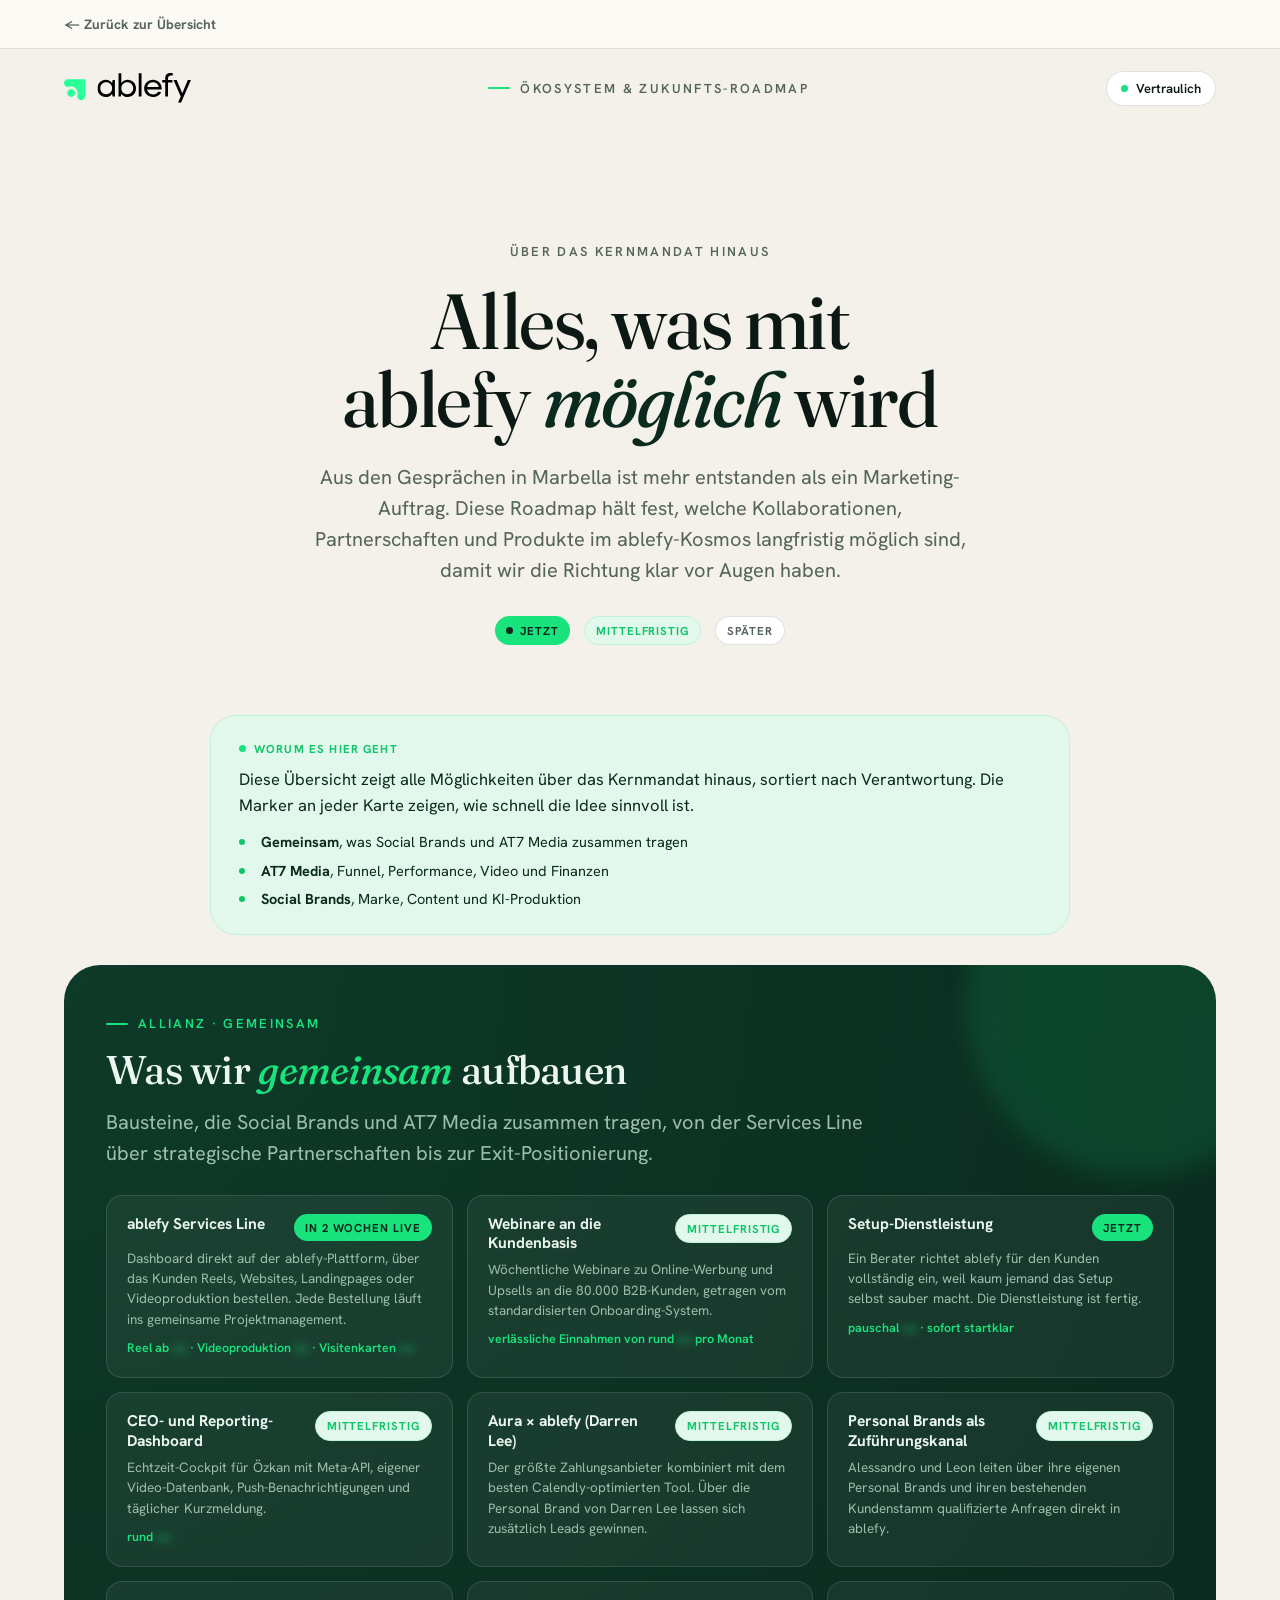
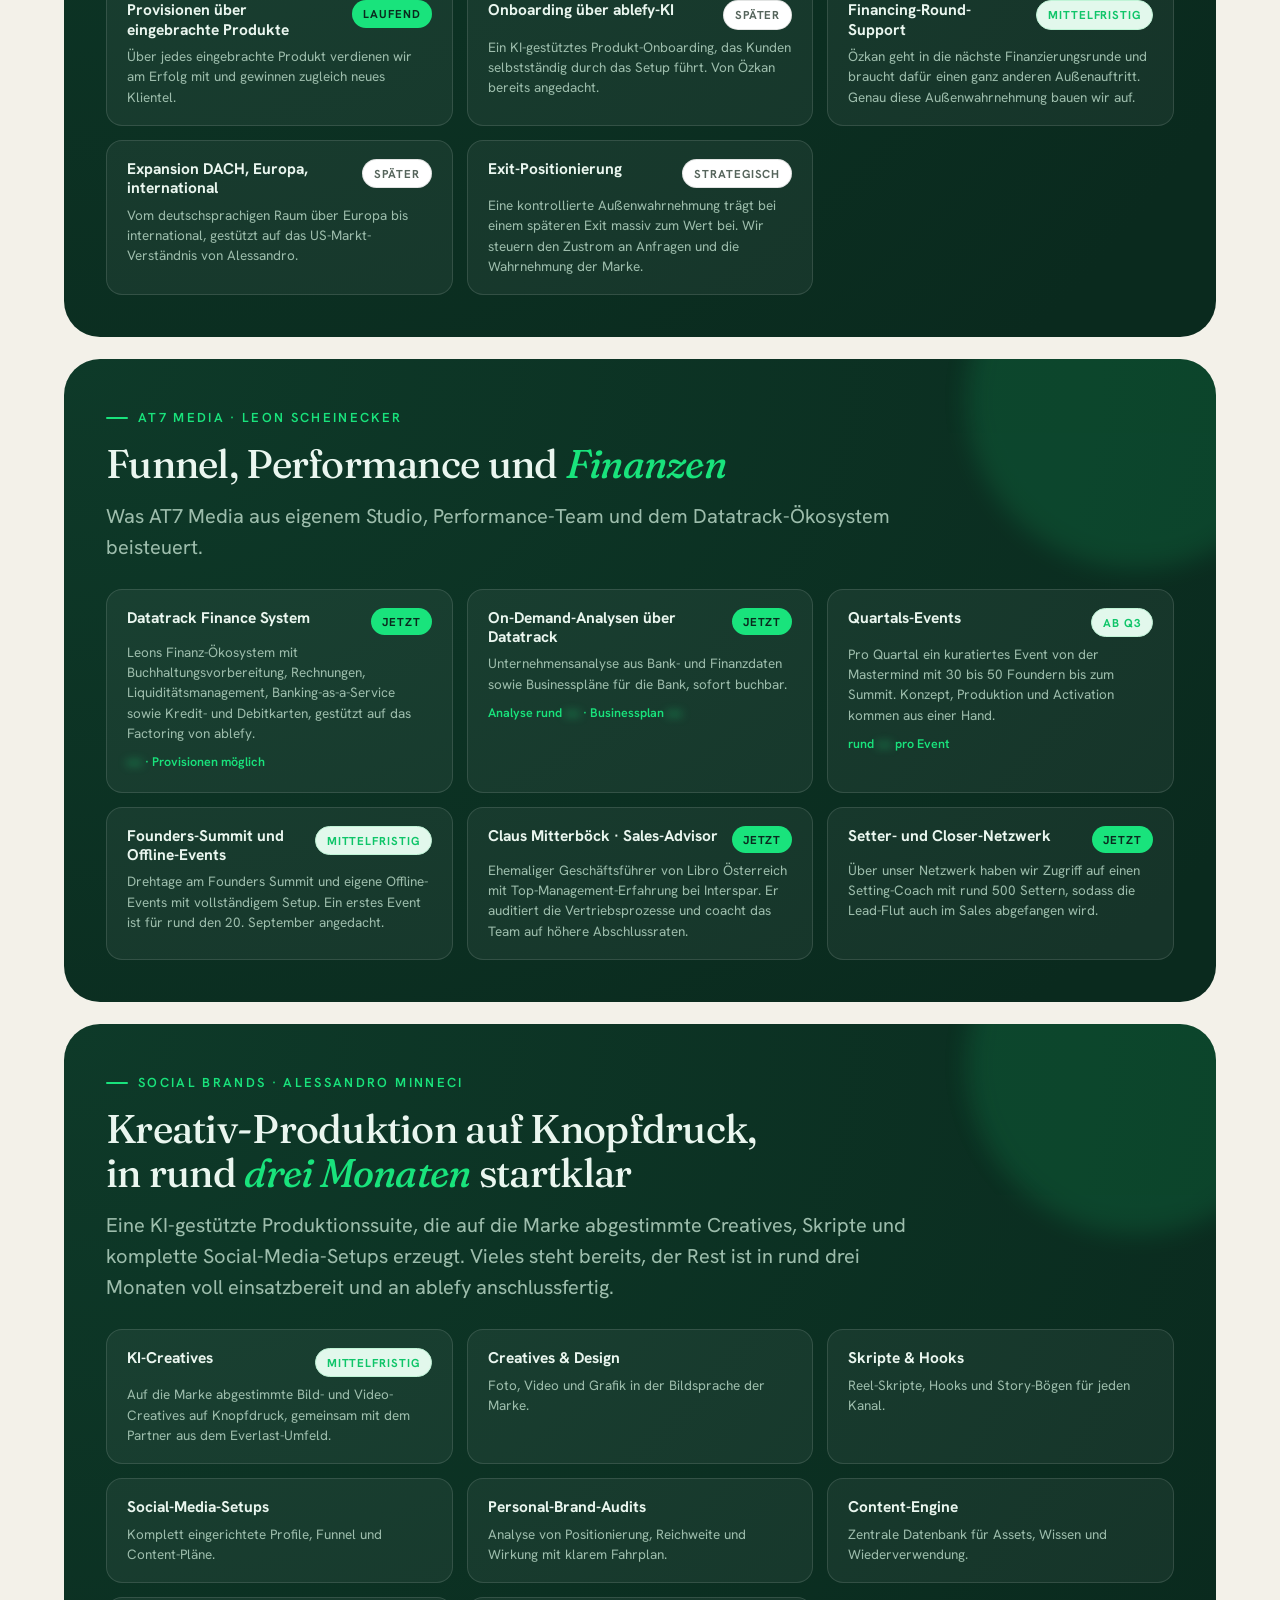
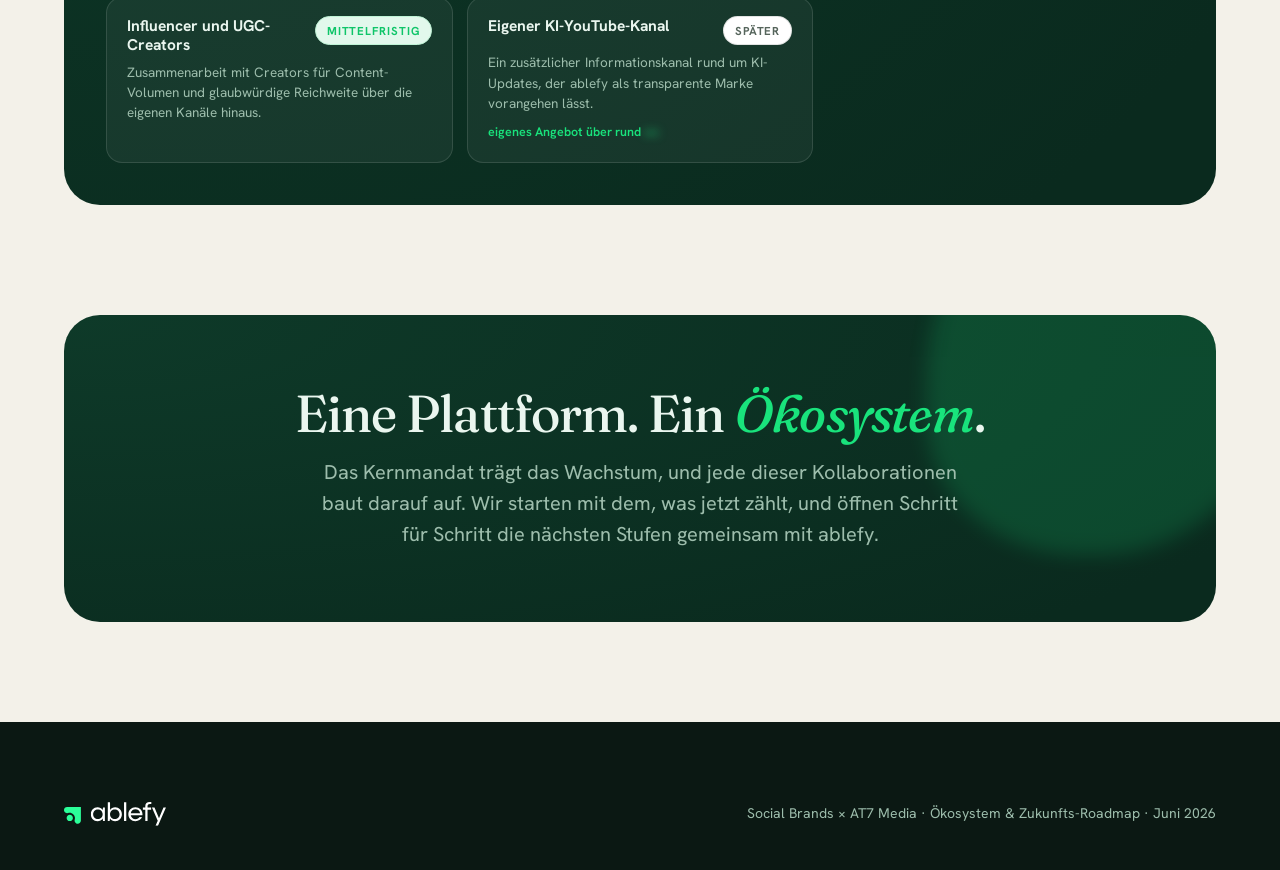
<file: ablefy_zukunft_kollaborationen.html>
<!DOCTYPE html>
<html lang="de">
<head>
<meta charset="UTF-8">
<meta name="viewport" content="width=device-width, initial-scale=1.0">
<link rel="icon" type="image/svg+xml" href="assets/favicon.svg">
<meta name="description" content="Alle künftigen Kollaborationen, Produkte und Partnerschaften im ablefy-Kosmos.">
<!-- OG: beim Deploy assets/og-image.jpg + og:url auf absolute URL (https://DOMAIN/...) umstellen -->
<meta property="og:type" content="website">
<meta property="og:title" content="ablefy Ökosystem & Zukunfts-Roadmap">
<meta property="og:description" content="Alle künftigen Kollaborationen, Produkte und Partnerschaften im ablefy-Kosmos.">
<meta property="og:image" content="assets/og-image.jpg">
<meta name="twitter:card" content="summary_large_image">
<meta name="twitter:title" content="ablefy Ökosystem & Zukunfts-Roadmap">
<meta name="twitter:description" content="Alle künftigen Kollaborationen, Produkte und Partnerschaften im ablefy-Kosmos.">
<meta name="twitter:image" content="assets/og-image.jpg">
<title>ablefy — Ökosystem &amp; Zukunfts-Roadmap</title>
<link rel="preconnect" href="https://fonts.googleapis.com">
<link rel="preconnect" href="https://fonts.gstatic.com" crossorigin>
<link href="https://fonts.googleapis.com/css2?family=Fraunces:ital,opsz,wght@0,9..144,300..900;1,9..144,300..900&family=Hanken+Grotesk:wght@300..800&display=swap" rel="stylesheet">
<link rel="stylesheet" href="assets/design-system/ablefy.css">
<link rel="stylesheet" href="assets/design-system/ablefy-components.css">
<style>
  html,body{ margin:0; background:var(--paper); }
  .ab .logo img{ height:30px; width:auto; display:block; }
  .ab .hz{ display:inline-flex; align-items:center; gap:7px; font-size:11.5px; font-weight:700; letter-spacing:.08em; text-transform:uppercase; padding:5px 11px; border-radius:var(--r-pill); }
  .ab .hz.now{ background:var(--spring); color:var(--forest); }
  .ab .hz.mid{ background:var(--mint-soft); color:var(--spring-deep); border:1px solid var(--mint); }
  .ab .hz.later{ background:var(--paper-3); color:var(--muted); border:1px solid var(--line); }
  .ab .col{ background:var(--paper-2); border:1px solid var(--line-2); border-radius:var(--r-lg); box-shadow:var(--shadow-sm); overflow:hidden; }
  .ab .col-head{ padding:26px 28px 22px; border-bottom:1px solid var(--line-2); display:flex; align-items:flex-start; gap:16px; }
  .ab .col-num{ font-family:var(--display); font-weight:500; font-size:30px; color:var(--spring-deep); line-height:1; flex:0 0 auto; }
  .ab .col-head h3{ font-family:var(--display); font-weight:500; font-size:25px; letter-spacing:-.01em; }
  .ab .col-head p{ color:var(--muted); font-size:14.5px; margin-top:4px; }
  .ab .item{ padding:20px 28px; border-top:1px solid var(--line-2); }
  .ab .item:first-child{ border-top:none; }
  .ab .item .top{ display:flex; align-items:center; justify-content:space-between; gap:14px; margin-bottom:7px; }
  .ab .item .it{ font-weight:700; font-size:16.5px; }
  .ab .item p{ color:var(--muted); font-size:15px; line-height:1.55; }
  .ab .item .val{ display:inline-block; margin-top:9px; font-size:13px; font-weight:600; color:var(--spring-deep); }
  .ab .grid2{ display:grid; grid-template-columns:1fr 1fr; gap:22px; }
  .ab .legend{ display:flex; flex-wrap:wrap; gap:14px; justify-content:center; margin-top:30px; }
  /* owner groups — forest blocks (joined / at7 / social brands) */
  .ab .pgroup{ background:radial-gradient(120% 140% at 0% 0%, var(--forest-2), var(--forest)); border-radius:var(--r-xl); padding:42px; color:var(--on-forest); position:relative; overflow:hidden; }
  .ab .pgroup + .pgroup{ margin-top:22px; }
  .ab .pgroup .glow{ position:absolute; width:340px; height:340px; border-radius:50%; background:var(--spring); opacity:.13; filter:blur(12px); top:-130px; right:-90px; }
  .ab .pgroup .ghead{ position:relative; max-width:80ch; }
  .ab .pgrid{ display:grid; grid-template-columns:repeat(3,1fr); gap:14px; margin-top:26px; position:relative; }
  .ab .pc{ background:rgba(255,255,255,.05); border:1px solid rgba(255,255,255,.12); border-radius:var(--r-md); padding:18px 20px; }
  .ab .pc .pt{ display:flex; align-items:flex-start; justify-content:space-between; gap:10px; margin-bottom:7px; }
  .ab .pc .pn{ font-weight:700; font-size:15.5px; color:var(--on-forest); line-height:1.25; }
  .ab .pc p{ color:var(--on-forest-mut); font-size:13.5px; line-height:1.5; margin:0; }
  .ab .pc .pv{ display:inline-block; margin-top:10px; font-size:12.5px; font-weight:600; color:var(--spring); }
  @media(max-width:980px){
    .ab .section{ padding:60px 26px; } .ab .nav{ padding:18px 26px; }
    .ab .grid2{ grid-template-columns:1fr; } .ab .nav-links{ display:none; }
    .ab h1.display{ font-size:50px !important; }
    .ab .pgrid{ grid-template-columns:1fr; } .ab .pgroup{ padding:30px 24px; }
  }
</style>
</head>
<body>
<div class="ab ab-page">

  <div style="border-bottom:1px solid var(--line);padding:11px 64px;background:var(--paper-2)"><a href="index.html" style="color:var(--muted);font-size:13.5px;font-weight:700;display:inline-flex;align-items:center;gap:7px">&#8592; Zurück zur Übersicht</a></div>
  <div class="nav">
    <div class="logo"><img src="assets/ablefy-logo.svg" alt="ablefy"></div>
    <span class="eyebrow" style="margin:0">Ökosystem &amp; Zukunfts-Roadmap</span>
    <div class="nav-right"><span class="chip"><span class="dot"></span>Vertraulich</span></div>
  </div>

  <!-- HERO -->
  <div class="section" style="padding-bottom:40px">
    <div class="wrap" style="max-width:920px;text-align:center;margin:0 auto">
      <span class="eyebrow center" style="justify-content:center">Über das Kernmandat hinaus</span>
      <h1 class="display" style="font-size:78px;margin-top:18px">Alles, was mit ablefy <em>möglich</em> wird</h1>
      <p class="lede" style="max-width:60ch;margin:24px auto 0;text-align:center;font-size:20px">Aus den Gesprächen in Marbella ist mehr entstanden als ein Marketing-Auftrag. Diese Roadmap hält fest, welche Kollaborationen, Partnerschaften und Produkte im ablefy-Kosmos langfristig möglich sind, damit wir die Richtung klar vor Augen haben.</p>
      <div class="legend">
        <span class="hz now"><span class="dot" style="background:var(--forest)"></span>Jetzt</span>
        <span class="hz mid">Mittelfristig</span>
        <span class="hz later">Später</span>
      </div>
    </div>
  </div>

  <!-- ORIENT -->
  <div class="section" style="padding-top:0;padding-bottom:0"><div class="wrap" style="display:flex;justify-content:center">
    <div class="orient" style="max-width:860px">
      <div class="ol">Worum es hier geht</div>
      <p>Diese Übersicht zeigt alle Möglichkeiten über das Kernmandat hinaus, sortiert nach Verantwortung. Die Marker an jeder Karte zeigen, wie schnell die Idee sinnvoll ist.</p>
      <ul>
        <li><b>Gemeinsam</b>, was Social Brands und AT7 Media zusammen tragen</li>
        <li><b>AT7 Media</b>, Funnel, Performance, Video und Finanzen</li>
        <li><b>Social Brands</b>, Marke, Content und KI-Produktion</li>
      </ul>
    </div>
  </div></div>

  <!-- OWNER GROUPS: GEMEINSAM · AT7 MEDIA · SOCIAL BRANDS -->
  <div class="section" style="padding-top:30px">
    <div class="wrap">

      <div class="pgroup">
        <div class="glow"></div>
        <div class="ghead">
          <span class="eyebrow" style="color:var(--spring)">Allianz · Gemeinsam</span>
          <h2 class="display" style="font-size:40px;line-height:1.12;margin-top:14px;color:var(--on-forest)">Was wir <em style="color:var(--spring)">gemeinsam</em> aufbauen</h2>
          <p class="lede" style="color:var(--on-forest-mut);margin-top:14px;max-width:74ch">Bausteine, die Social Brands und AT7 Media zusammen tragen, von der Services Line über strategische Partnerschaften bis zur Exit-Positionierung.</p>
        </div>
        <div class="pgrid">
          <div class="pc"><div class="pt"><span class="pn">ablefy Services Line</span><span class="hz now">In 2 Wochen live</span></div><p>Dashboard direkt auf der ablefy-Plattform, über das Kunden Reels, Websites, Landingpages oder Videoproduktion bestellen. Jede Bestellung läuft ins gemeinsame Projektmanagement.</p><span class="pv">Reel ab <span class="bp">•••</span> · Videoproduktion <span class="bp">•••</span> · Visitenkarten <span class="bp">•••</span></span></div>
          <div class="pc"><div class="pt"><span class="pn">Webinare an die Kundenbasis</span><span class="hz mid">Mittelfristig</span></div><p>Wöchentliche Webinare zu Online-Werbung und Upsells an die 80.000 B2B-Kunden, getragen vom standardisierten Onboarding-System.</p><span class="pv">verlässliche Einnahmen von rund <span class="bp">•••</span> pro Monat</span></div>
          <div class="pc"><div class="pt"><span class="pn">Setup-Dienstleistung</span><span class="hz now">Jetzt</span></div><p>Ein Berater richtet ablefy für den Kunden vollständig ein, weil kaum jemand das Setup selbst sauber macht. Die Dienstleistung ist fertig.</p><span class="pv">pauschal <span class="bp">•••</span> · sofort startklar</span></div>
          <div class="pc"><div class="pt"><span class="pn">CEO- und Reporting-Dashboard</span><span class="hz mid">Mittelfristig</span></div><p>Echtzeit-Cockpit für Özkan mit Meta-API, eigener Video-Datenbank, Push-Benachrichtigungen und täglicher Kurzmeldung.</p><span class="pv">rund <span class="bp">•••</span></span></div>
          <div class="pc"><div class="pt"><span class="pn">Aura × ablefy (Darren Lee)</span><span class="hz mid">Mittelfristig</span></div><p>Der größte Zahlungsanbieter kombiniert mit dem besten Calendly-optimierten Tool. Über die Personal Brand von Darren Lee lassen sich zusätzlich Leads gewinnen.</p></div>
          <div class="pc"><div class="pt"><span class="pn">Personal Brands als Zuführungskanal</span><span class="hz mid">Mittelfristig</span></div><p>Alessandro und Leon leiten über ihre eigenen Personal Brands und ihren bestehenden Kundenstamm qualifizierte Anfragen direkt in ablefy.</p></div>
          <div class="pc"><div class="pt"><span class="pn">Provisionen über eingebrachte Produkte</span><span class="hz now">Laufend</span></div><p>Über jedes eingebrachte Produkt verdienen wir am Erfolg mit und gewinnen zugleich neues Klientel.</p></div>
          <div class="pc"><div class="pt"><span class="pn">Onboarding über ablefy-KI</span><span class="hz later">Später</span></div><p>Ein KI-gestütztes Produkt-Onboarding, das Kunden selbstständig durch das Setup führt. Von Özkan bereits angedacht.</p></div>
          <div class="pc"><div class="pt"><span class="pn">Financing-Round-Support</span><span class="hz mid">Mittelfristig</span></div><p>Özkan geht in die nächste Finanzierungsrunde und braucht dafür einen ganz anderen Außenauftritt. Genau diese Außenwahrnehmung bauen wir auf.</p></div>
          <div class="pc"><div class="pt"><span class="pn">Expansion DACH, Europa, international</span><span class="hz later">Später</span></div><p>Vom deutschsprachigen Raum über Europa bis international, gestützt auf das US-Markt-Verständnis von Alessandro.</p></div>
          <div class="pc"><div class="pt"><span class="pn">Exit-Positionierung</span><span class="hz later">Strategisch</span></div><p>Eine kontrollierte Außenwahrnehmung trägt bei einem späteren Exit massiv zum Wert bei. Wir steuern den Zustrom an Anfragen und die Wahrnehmung der Marke.</p></div>
        </div>
      </div>

      <div class="pgroup">
        <div class="glow"></div>
        <div class="ghead">
          <span class="eyebrow" style="color:var(--spring)">AT7 Media · Leon Scheinecker</span>
          <h2 class="display" style="font-size:40px;line-height:1.12;margin-top:14px;color:var(--on-forest)">Funnel, Performance und <em style="color:var(--spring)">Finanzen</em></h2>
          <p class="lede" style="color:var(--on-forest-mut);margin-top:14px;max-width:74ch">Was AT7 Media aus eigenem Studio, Performance-Team und dem Datatrack-Ökosystem beisteuert.</p>
        </div>
        <div class="pgrid">
          <div class="pc"><div class="pt"><span class="pn">Datatrack Finance System</span><span class="hz now">Jetzt</span></div><p>Leons Finanz-Ökosystem mit Buchhaltungsvorbereitung, Rechnungen, Liquiditätsmanagement, Banking-as-a-Service sowie Kredit- und Debitkarten, gestützt auf das Factoring von ablefy.</p><span class="pv"><span class="bp">•••</span> · Provisionen möglich</span></div>
          <div class="pc"><div class="pt"><span class="pn">On-Demand-Analysen über Datatrack</span><span class="hz now">Jetzt</span></div><p>Unternehmensanalyse aus Bank- und Finanzdaten sowie Businesspläne für die Bank, sofort buchbar.</p><span class="pv">Analyse rund <span class="bp">•••</span> · Businessplan <span class="bp">•••</span></span></div>
          <div class="pc"><div class="pt"><span class="pn">Quartals-Events</span><span class="hz mid">Ab Q3</span></div><p>Pro Quartal ein kuratiertes Event von der Mastermind mit 30 bis 50 Foundern bis zum Summit. Konzept, Produktion und Activation kommen aus einer Hand.</p><span class="pv">rund <span class="bp">•••</span> pro Event</span></div>
          <div class="pc"><div class="pt"><span class="pn">Founders-Summit und Offline-Events</span><span class="hz mid">Mittelfristig</span></div><p>Drehtage am Founders Summit und eigene Offline-Events mit vollständigem Setup. Ein erstes Event ist für rund den 20. September angedacht.</p></div>
          <div class="pc"><div class="pt"><span class="pn">Claus Mitterböck · Sales-Advisor</span><span class="hz now">Jetzt</span></div><p>Ehemaliger Geschäftsführer von Libro Österreich mit Top-Management-Erfahrung bei Interspar. Er auditiert die Vertriebsprozesse und coacht das Team auf höhere Abschlussraten.</p></div>
          <div class="pc"><div class="pt"><span class="pn">Setter- und Closer-Netzwerk</span><span class="hz now">Jetzt</span></div><p>Über unser Netzwerk haben wir Zugriff auf einen Setting-Coach mit rund 500 Settern, sodass die Lead-Flut auch im Sales abgefangen wird.</p></div>
        </div>
      </div>

      <div class="pgroup">
        <div class="glow"></div>
        <div class="ghead">
          <span class="eyebrow" style="color:var(--spring)">Social Brands · Alessandro Minneci</span>
          <h2 class="display" style="font-size:40px;line-height:1.12;margin-top:14px;color:var(--on-forest)">Kreativ-Produktion auf Knopfdruck, in rund <em style="color:var(--spring)">drei Monaten</em> startklar</h2>
          <p class="lede" style="color:var(--on-forest-mut);margin-top:14px;max-width:74ch">Eine KI-gestützte Produktionssuite, die auf die Marke abgestimmte Creatives, Skripte und komplette Social-Media-Setups erzeugt. Vieles steht bereits, der Rest ist in rund drei Monaten voll einsatzbereit und an ablefy anschlussfertig.</p>
        </div>
        <div class="pgrid">
          <div class="pc"><div class="pt"><span class="pn">KI-Creatives</span><span class="hz mid">Mittelfristig</span></div><p>Auf die Marke abgestimmte Bild- und Video-Creatives auf Knopfdruck, gemeinsam mit dem Partner aus dem Everlast-Umfeld.</p></div>
          <div class="pc"><div class="pt"><span class="pn">Creatives & Design</span></div><p>Foto, Video und Grafik in der Bildsprache der Marke.</p></div>
          <div class="pc"><div class="pt"><span class="pn">Skripte & Hooks</span></div><p>Reel-Skripte, Hooks und Story-Bögen für jeden Kanal.</p></div>
          <div class="pc"><div class="pt"><span class="pn">Social-Media-Setups</span></div><p>Komplett eingerichtete Profile, Funnel und Content-Pläne.</p></div>
          <div class="pc"><div class="pt"><span class="pn">Personal-Brand-Audits</span></div><p>Analyse von Positionierung, Reichweite und Wirkung mit klarem Fahrplan.</p></div>
          <div class="pc"><div class="pt"><span class="pn">Content-Engine</span></div><p>Zentrale Datenbank für Assets, Wissen und Wiederverwendung.</p></div>
          <div class="pc"><div class="pt"><span class="pn">Influencer und UGC-Creators</span><span class="hz mid">Mittelfristig</span></div><p>Zusammenarbeit mit Creators für Content-Volumen und glaubwürdige Reichweite über die eigenen Kanäle hinaus.</p></div>
          <div class="pc"><div class="pt"><span class="pn">Eigener KI-YouTube-Kanal</span><span class="hz later">Später</span></div><p>Ein zusätzlicher Informationskanal rund um KI-Updates, der ablefy als transparente Marke vorangehen lässt.</p><span class="pv">eigenes Angebot über rund <span class="bp">•••</span></span></div>
        </div>
      </div>

    </div>
  </div>

  <!-- CLOSING -->
  <div style="padding:0 64px 100px">
    <div class="wrap" style="background:radial-gradient(120% 140% at 0% 0%, var(--forest-2), var(--forest));border-radius:var(--r-xl);padding:72px;text-align:center;position:relative;overflow:hidden">
      <div class="blob" style="width:360px;height:360px;background:var(--spring);opacity:.16;top:-120px;right:-70px;filter:blur(10px)"></div>
      <h2 class="display" style="font-size:52px;color:var(--on-forest);position:relative">Eine Plattform. Ein <em style="color:var(--spring)">Ökosystem</em>.</h2>
      <p class="lede" style="color:var(--on-forest-mut);margin:18px auto 0;max-width:60ch;text-align:center;position:relative">Das Kernmandat trägt das Wachstum, und jede dieser Kollaborationen baut darauf auf. Wir starten mit dem, was jetzt zählt, und öffnen Schritt für Schritt die nächsten Stufen gemeinsam mit ablefy.</p>
    </div>
  </div>

  <div class="footer">
    <div class="wrap">
      <div style="display:flex;flex-wrap:wrap;justify-content:space-between;gap:24px;align-items:center">
        <img src="assets/ablefy-logo-white.svg" alt="ablefy" style="height:24px">
        <span style="color:var(--on-forest-mut);font-size:14px">Social Brands × AT7 Media · Ökosystem &amp; Zukunfts-Roadmap · Juni 2026</span>
      </div>
    </div>
  </div>

</div>
</body>
</html>
</file>
<file: assets/design-system/ablefy.css>
/* ============================================================
   ABLEFY — DESIGN SYSTEM
   Classical (Fraunces) × clean grotesque (Hanken) in signature green.
   ============================================================ */

:root{
  /* ---- Brand palette : disciplined, high hygiene ---- */
  --paper:      #F3F1E9;   /* warm paper canvas            */
  --paper-2:    #FBFAF4;   /* lifted surfaces / cards      */
  --paper-3:    #FFFFFF;   /* pure card top                */
  --sand:       #E7E0D1;   /* warm neutral band           */
  --ink:        #0B1813;   /* near-black, green-tinted     */
  --forest:     #0A2A1E;   /* deep anchor green           */
  --forest-2:   #0E3A29;   /* forest gradient stop        */
  --spring:     #19E37C;   /* SIGNATURE spring green      */
  --spring-deep:#0FC569;   /* pressed / hover             */
  --mint:       #BFF3D6;   /* soft tint                   */
  --mint-soft:  #E2F8EC;   /* faint wash                  */
  --muted:      #56655C;   /* secondary text              */
  --muted-2:    #8A968D;   /* tertiary text               */
  --line:       rgba(11,24,19,.12);
  --line-2:     rgba(11,24,19,.07);
  --on-forest:  #EAF6EF;   /* text on dark green          */
  --on-forest-mut: #9DBDAC;

  /* ---- Type ---- */
  --display: 'Fraunces', Georgia, serif;
  --sans: 'Hanken Grotesk', system-ui, sans-serif;

  /* ---- Radii / shadow ---- */
  --r-sm: 10px;
  --r-md: 16px;
  --r-lg: 26px;
  --r-xl: 36px;
  --r-pill: 999px;
  --shadow-sm: 0 2px 8px rgba(11,24,19,.06), 0 1px 2px rgba(11,24,19,.05);
  --shadow-md: 0 18px 40px -18px rgba(11,24,19,.22), 0 6px 16px -10px rgba(11,24,19,.16);
  --shadow-lg: 0 40px 90px -30px rgba(10,42,30,.40), 0 12px 30px -16px rgba(11,24,19,.20);
}

/* ============================================================
   RESET (scoped-ish — applied within .ab root wrappers)
   ============================================================ */
.ab *,.ab *::before,.ab *::after{ box-sizing:border-box; }
.ab{
  font-family: var(--sans);
  color: var(--ink);
  background: var(--paper);
  -webkit-font-smoothing: antialiased;
  text-rendering: optimizeLegibility;
  line-height: 1.5;
  font-size: 17px;
}
.ab p{ margin:0; }
.ab h1,.ab h2,.ab h3,.ab h4{ margin:0; font-weight:400; }
.ab a{ color:inherit; text-decoration:none; }
.ab img{ display:block; max-width:100%; }
.ab button{ font:inherit; cursor:pointer; }

/* ============================================================
   TYPOGRAPHY
   ============================================================ */
.ab .display{
  font-family: var(--display);
  font-optical-sizing: auto;
  font-variation-settings: 'SOFT' 0, 'WONK' 0;
  letter-spacing: -0.018em;
  line-height: 1.0;
  font-weight: 460;
  color: var(--ink);
  text-wrap: balance;
}
.ab .display em{
  font-style: italic;
  font-variation-settings: 'SOFT' 40, 'WONK' 1;
  color: var(--forest);
}
.ab .serif{ font-family: var(--display); font-optical-sizing:auto; }

.ab .eyebrow{
  font-family: var(--sans);
  font-weight: 600;
  font-size: 13px;
  letter-spacing: .18em;
  text-transform: uppercase;
  color: var(--muted);
  display:inline-flex; align-items:center; gap:10px;
}
.ab .eyebrow::before{
  content:""; width:22px; height:2px; background:var(--spring); border-radius:2px;
}
.ab .eyebrow.center::before{ display:none; }

.ab .lede{
  font-size: 20px;
  line-height: 1.55;
  color: var(--muted);
  font-weight: 420;
  max-width: 30ch;
}

/* highlight underline mark, hand-painted feel */
.ab .mark{ position:relative; white-space:nowrap; }
.ab .mark::after{
  content:""; position:absolute; left:-2%; right:-2%; bottom:.08em; height:.34em;
  background: var(--spring); z-index:-1; border-radius:3px;
  transform: skewX(-9deg) rotate(-.6deg);
  opacity:.92;
}

/* ============================================================
   BUTTONS
   ============================================================ */
.ab .btn{
  display:inline-flex; align-items:center; gap:10px;
  font-weight:600; font-size:16px; letter-spacing:-.01em;
  padding:15px 26px; border-radius: var(--r-pill);
  border:1px solid transparent; transition: all .18s ease;
  white-space:nowrap;
}
.ab .btn .ar{ transition: transform .2s ease; }
.ab .btn:hover .ar{ transform: translateX(3px); }
.ab .btn-primary{ background: var(--ink); color:#fff; }
.ab .btn-primary:hover{ background:#000; }
.ab .btn-spring{ background: var(--spring); color: var(--forest); box-shadow: 0 8px 22px -8px rgba(25,227,124,.6); }
.ab .btn-spring:hover{ background: var(--spring-deep); }
.ab .btn-ghost{ background:transparent; color:var(--ink); border-color: var(--line); }
.ab .btn-ghost:hover{ border-color: var(--ink); }
.ab .btn-onforest{ background: var(--spring); color: var(--forest); }
.ab .btn-lg{ padding:18px 32px; font-size:17px; }

/* ============================================================
   LOGO
   ============================================================ */
.ab .logo{ display:inline-flex; align-items:center; gap:11px; font-weight:700; }
.ab .logo .mark-ico{
  width:30px; height:30px; border-radius:9px;
  background: var(--spring); position:relative; overflow:hidden;
  box-shadow: inset 0 0 0 1px rgba(10,42,30,.12);
}
.ab .logo .mark-ico::before{
  content:""; position:absolute; inset:0;
  background:
    linear-gradient(135deg, transparent 42%, var(--forest) 42% 58%, transparent 58%);
}
.ab .logo .wm{ font-family: var(--sans); font-weight:700; font-size:23px; letter-spacing:-.03em; color:var(--ink); }
.ab .logo.on-dark .wm{ color: var(--on-forest); }

/* ============================================================
   NAV
   ============================================================ */
.ab .nav{
  display:flex; align-items:center; justify-content:space-between;
  padding: 22px 64px;
}
.ab .nav-links{ display:flex; align-items:center; gap:34px; font-size:15px; font-weight:500; color:var(--ink); }
.ab .nav-links a{ display:inline-flex; align-items:center; gap:5px; color:var(--muted); transition:color .15s; }
.ab .nav-links a:hover{ color:var(--ink); }
.ab .nav-right{ display:flex; align-items:center; gap:18px; font-size:15px; font-weight:500; }
.ab .chev{ width:8px; height:8px; border-right:2px solid currentColor; border-bottom:2px solid currentColor; transform:rotate(45deg) translateY(-2px); opacity:.6; }

/* ============================================================
   PILL / CHIP / TAG
   ============================================================ */
.ab .chip{
  display:inline-flex; align-items:center; gap:8px;
  padding:7px 14px; border-radius: var(--r-pill);
  font-size:13px; font-weight:600; background: var(--paper-3); border:1px solid var(--line);
}
.ab .dot{ width:7px;height:7px;border-radius:50%; background:var(--spring); }

/* ============================================================
   CARD primitives
   ============================================================ */
.ab .card{
  background: var(--paper-2); border:1px solid var(--line-2);
  border-radius: var(--r-lg); box-shadow: var(--shadow-sm);
}
.ab .ui{ background:#fff; border-radius: var(--r-md); box-shadow: var(--shadow-md); border:1px solid var(--line-2); }

/* ============================================================
   ARTBOARD page frame
   ============================================================ */
.ab-page{ width:100%; background: var(--paper); overflow:hidden; }
.ab .section{ padding: 110px 64px; }
.ab .wrap{ max-width: 1180px; margin:0 auto; }

/* mini scrollbar suppress inside mockups */
.ab .ui::-webkit-scrollbar{ display:none; }

/* fix: italic accent on dark/forest backgrounds must use spring green for contrast */
.ab .forestbox .display em, .ab .dark .display em{ color: var(--spring); }

/* orientation box — plain-language "Worum es hier geht" intro */
.ab .orient{ background:var(--mint-soft); border:1px solid var(--mint); border-radius:var(--r-lg); padding:24px 28px; margin-top:30px; max-width:780px; }
.ab .orient .ol{ font-size:11.5px; letter-spacing:.1em; text-transform:uppercase; color:var(--spring-deep); font-weight:700; margin-bottom:9px; display:flex; align-items:center; gap:8px; }
.ab .orient .ol::before{ content:""; width:7px; height:7px; border-radius:50%; background:var(--spring); }
.ab .orient p{ color:var(--forest); font-size:16.5px; line-height:1.6; }
.ab .orient ul{ margin:12px 0 0; padding:0; list-style:none; display:grid; gap:7px; }
.ab .orient li{ position:relative; padding-left:22px; color:var(--forest); font-size:14.5px; line-height:1.5; }
.ab .orient li::before{ content:""; position:absolute; left:0; top:8px; width:6px; height:6px; border-radius:50%; background:var(--spring-deep); }
.ab .orient li b{ font-weight:700; }

/* blurred commercial figures — revealed in the personal follow-up meeting */
.ab .bp{ display:inline-block; filter:blur(0.4em); -webkit-filter:blur(0.4em); user-select:none; -webkit-user-select:none; pointer-events:none; }
</file>
<file: assets/design-system/ablefy-components.css>
/* ============================================================
   ABLEFY — COMPONENTS, MOCKUPS & SECTION STYLES
   ============================================================ */

/* ---------- Generic product-UI mockup chrome ---------- */
.ab .mock{ font-family: var(--sans); }
.ab .mock-row{ display:flex; align-items:center; gap:10px; }
.ab .mock-h{ font-weight:700; letter-spacing:-.01em; }
.ab .mini{ font-size:12px; color:var(--muted-2); }

/* dashboard / analytics card */
.ab .dash{
  width:100%; background:#fff; border-radius: var(--r-md);
  border:1px solid var(--line-2); box-shadow: var(--shadow-md);
  padding:20px; overflow:hidden;
}
.ab .dash-top{ display:flex; align-items:center; justify-content:space-between; margin-bottom:4px; }
.ab .dash-kpi{ font-family:var(--display); font-weight:520; font-size:34px; letter-spacing:-.02em; line-height:1; }
.ab .delta{ display:inline-flex; align-items:center; gap:5px; font-size:12.5px; font-weight:700; color:#0d8a4e; background:var(--mint-soft); padding:4px 9px; border-radius:var(--r-pill); }

/* css bar/area chart */
.ab .chart{ display:flex; align-items:flex-end; gap:8px; height:96px; margin-top:14px; }
.ab .bar{ flex:1; background:linear-gradient(180deg,var(--mint),#dff6e9); border-radius:6px 6px 4px 4px; position:relative; }
.ab .bar.hot{ background:linear-gradient(180deg,var(--spring),var(--spring-deep)); }
.ab .axis{ display:flex; justify-content:space-between; margin-top:8px; font-size:10.5px; color:var(--muted-2); }

/* notification feed item */
.ab .feed{ display:flex; flex-direction:column; gap:9px; }
.ab .feed-item{ display:flex; gap:11px; align-items:flex-start; padding:11px 12px; border-radius:12px; background:var(--paper); border:1px solid var(--line-2); }
.ab .feed-ic{ width:30px;height:30px;border-radius:8px;background:var(--spring);flex:0 0 auto; display:grid;place-items:center; color:var(--forest); }
.ab .feed-t{ font-size:13px; font-weight:700; line-height:1.25; }
.ab .feed-s{ font-size:11.5px; color:var(--muted); }

/* checkout card */
.ab .checkout{ width:100%; background:#fff; border-radius:var(--r-md); border:1px solid var(--line-2); box-shadow:var(--shadow-md); padding:18px; }
.ab .pm{ display:flex; align-items:center; justify-content:space-between; padding:12px 13px; border:1px solid var(--line); border-radius:11px; margin-bottom:8px; }
.ab .pm.sel{ border-color:var(--ink); background:var(--paper); }
.ab .pm-left{ display:flex; align-items:center; gap:10px; font-size:13.5px; font-weight:600; }
.ab .radio{ width:16px;height:16px;border-radius:50%;border:2px solid var(--line); }
.ab .pm.sel .radio{ border-color:var(--ink); background:radial-gradient(circle at center, var(--ink) 0 4px, #fff 5px); }
.ab .brand-tag{ font-size:11px; font-weight:800; padding:3px 8px; border-radius:6px; letter-spacing:.02em; }

/* floating little pills used around hero art */
.ab .float-pill{ position:absolute; display:inline-flex; align-items:center; gap:8px; padding:10px 15px; border-radius:var(--r-pill); background:#fff; box-shadow:var(--shadow-md); font-size:13.5px; font-weight:700; border:1px solid var(--line-2); }

/* decorative blobs */
.ab .blob{ position:absolute; border-radius:40% 60% 55% 45%/55% 45% 60% 40%; }

/* ============================================================
   STAT BAND
   ============================================================ */
.ab .stats{ display:flex; gap:0; align-items:stretch; }
.ab .stat{ flex:1; text-align:left; padding:8px 0; }
.ab .stat + .stat{ border-left:1px solid var(--line); padding-left:42px; }
.ab .stat .num{ font-family:var(--display); font-weight:480; font-size:64px; line-height:.92; letter-spacing:-.03em; }
.ab .stat .num em{ font-style:italic; color:var(--spring-deep); font-variation-settings:'SOFT' 30,'WONK' 1; }
.ab .stat .lab{ margin-top:8px; font-size:14px; font-weight:600; color:var(--muted); letter-spacing:.04em; text-transform:uppercase; }

/* ============================================================
   FEATURE GRID
   ============================================================ */
.ab .feat-grid{ display:grid; grid-template-columns:repeat(3,1fr); gap:20px; }
.ab .feat{ padding:30px; border-radius:var(--r-lg); background:var(--paper-2); border:1px solid var(--line-2); transition:transform .2s ease, box-shadow .2s ease; }
.ab .feat:hover{ transform:translateY(-4px); box-shadow:var(--shadow-md); }
.ab .feat-ico{ width:52px;height:52px;border-radius:14px;display:grid;place-items:center;background:var(--ink);color:var(--spring);margin-bottom:18px; }
.ab .feat-ico.spring{ background:var(--spring); color:var(--forest); }
.ab .feat h3{ font-family:var(--display); font-weight:500; font-size:24px; letter-spacing:-.01em; margin-bottom:9px; }
.ab .feat p{ color:var(--muted); font-size:15.5px; line-height:1.55; }

/* big split feature */
.ab .split{ display:grid; grid-template-columns:1.05fr 1fr; gap:64px; align-items:center; }

/* logo strip */
.ab .logos{ display:flex; align-items:center; justify-content:space-between; gap:30px; flex-wrap:wrap; opacity:.78; }
.ab .logo-word{ font-family:var(--display); font-weight:500; font-size:24px; color:var(--muted); letter-spacing:-.01em; }

/* testimonial */
.ab .quote{ font-family:var(--display); font-weight:420; font-size:40px; line-height:1.22; letter-spacing:-.015em; text-wrap:balance; }
.ab .quote em{ font-style:italic; color:var(--spring-deep); font-variation-settings:'SOFT' 40,'WONK' 1; }

/* pricing teaser */
.ab .price-card{ background:#fff; border:1px solid var(--line); border-radius:var(--r-lg); padding:34px; box-shadow:var(--shadow-sm); }
.ab .price-card.feature{ background:var(--forest); color:var(--on-forest); border-color:transparent; box-shadow:var(--shadow-lg); }
.ab .price-amt{ font-family:var(--display); font-weight:500; font-size:54px; letter-spacing:-.02em; }
.ab .tick{ width:20px;height:20px;border-radius:50%;background:var(--mint-soft);display:grid;place-items:center;flex:0 0 auto; }
.ab .price-card.feature .tick{ background:rgba(25,227,124,.18); }

/* footer */
.ab .footer{ background:var(--ink); color:var(--on-forest); padding:80px 64px 44px; }
.ab .foot-grid{ display:grid; grid-template-columns:1.4fr repeat(3,1fr); gap:40px; }
.ab .foot-col h5{ font-size:13px; letter-spacing:.12em; text-transform:uppercase; color:var(--on-forest-mut); margin-bottom:16px; font-weight:700; }
.ab .foot-col a{ display:block; color:#c9d8cf; font-size:15px; margin-bottom:11px; }
.ab .foot-col a:hover{ color:#fff; }

/* section header helper */
.ab .sec-head{ text-align:center; max-width:760px; margin:0 auto 56px; }
.ab .sec-head .display{ font-size:clamp(40px,4.4vw,62px); line-height:1.06; }
.ab .sec-head p{ color:var(--muted); font-size:18px; margin-top:16px; }

/* dark section */
.ab .dark{ background:var(--forest); color:var(--on-forest); }
.ab .dark .display{ color:var(--on-forest); }
.ab .dark .lede{ color:var(--on-forest-mut); }
.ab .dark .display em{ color:var(--spring); }

/* fix: white mock cards keep dark text even inside dark sections */
.ab .dash, .ab .checkout{ color: var(--ink); }

/* ============================================================
   GLOBAL MOBILE RESPONSIVENESS (phones)
   Uses `html .ab` + !important to override inline styles und
   per-page media rules across every page at once.
   ============================================================ */
@media(max-width:600px){
  /* --- spacing: tame the 64px side paddings everywhere --- */
  html .ab .section{ padding-left:18px !important; padding-right:18px !important; }
  html .ab .footer{ padding-left:20px !important; padding-right:20px !important; }
  html .ab [style*="64px"]{ padding-left:18px !important; padding-right:18px !important; }
  html .ab [style*="padding:72px"]{ padding:32px 20px !important; }
  html .ab .forestbox{ padding:30px 22px !important; }

  /* --- collapse every inline multi-column grid to one column --- */
  html .ab [style*="grid-template-columns"]{ grid-template-columns:1fr !important; }
  html .ab .split, html .ab .feat-grid, html .ab .foot-grid,
  html .ab .founders, html .ab .vgoals{ grid-template-columns:1fr !important; }

  /* --- headings + lede scale down --- */
  html .ab h1.display{ font-size:clamp(30px,8.2vw,42px) !important; }
  html .ab h2.display{ font-size:clamp(25px,6.8vw,34px) !important; }
  html .ab .quote{ font-size:26px !important; line-height:1.32; }
  html .ab .lede{ font-size:17px !important; }

  /* --- stat bands wrap two-up, no dividers --- */
  html .ab .stats{ flex-wrap:wrap; row-gap:22px; }
  html .ab .stat{ flex:1 1 44%; }
  html .ab .stat + .stat{ border-left:none !important; padding-left:0 !important; }
  html .ab .stat .num{ font-size:46px !important; }

  /* --- tables tighten + allow wrap --- */
  html .ab .pkg td, html .ab .compare td,
  html .ab .tier-tbl th, html .ab .tier-tbl td{ font-size:13px; padding:10px 0; }
  html .ab .pkg td.who, html .ab .compare td.eur{ white-space:normal; width:auto; }

  /* --- misc --- */
  html .ab .logos{ gap:16px 22px; justify-content:flex-start; }
  html .ab .nav{ padding-left:18px !important; padding-right:18px !important; }
}
</file>
